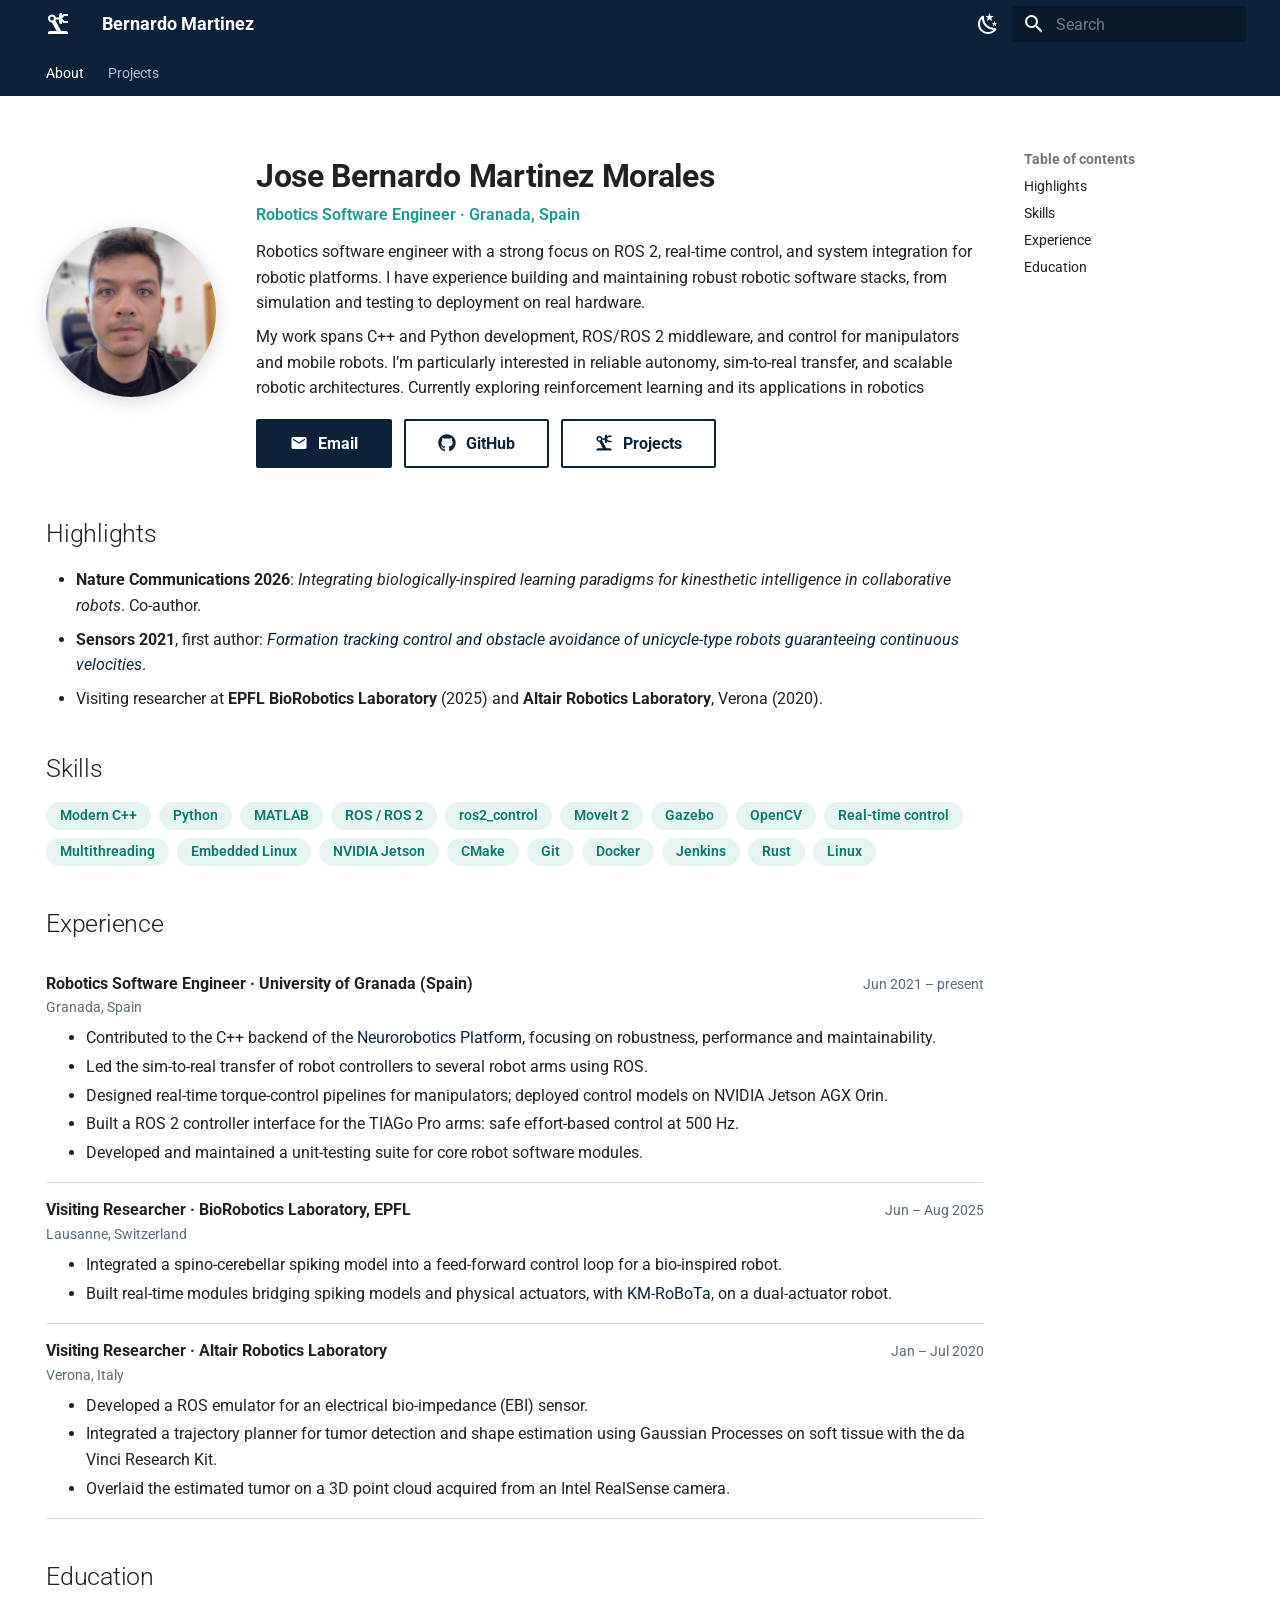
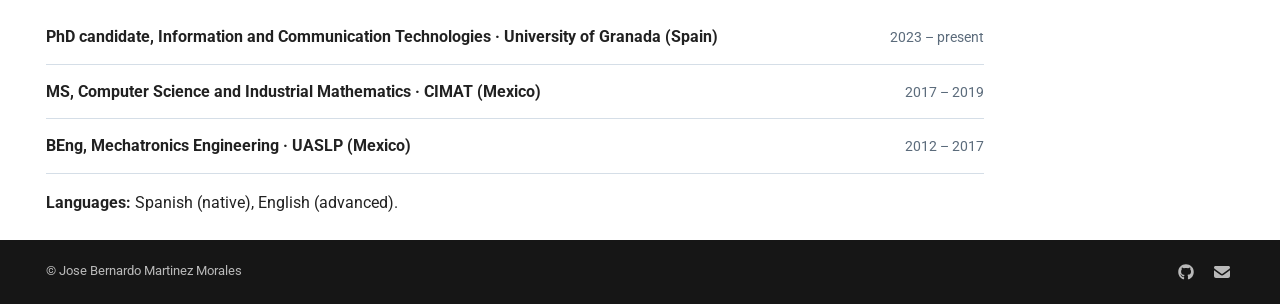
<file: index.html>
<!doctype html>
<html lang="en" class="no-js">
  <head>
    
      <meta charset="utf-8">
      <meta name="viewport" content="width=device-width,initial-scale=1">
      
        <meta name="description" content="Robotics software engineer. Sim-to-real, real-time torque control, ROS 2, neuro-inspired control.">
      
      
        <meta name="author" content="Jose Bernardo Martinez Morales">
      
      
        <link rel="canonical" href="https://bernou95.github.io/">
      
      
      
        <link rel="next" href="projects/">
      
      
        
      
      
      <link rel="icon" href="assets/images/favicon.png">
      <meta name="generator" content="mkdocs-1.6.1, mkdocs-material-9.7.7">
    
    
      
        <title>About - Bernardo Martinez</title>
      
    
    
      <link rel="stylesheet" href="assets/stylesheets/main.ec1eaa64.min.css">
      
        
        <link rel="stylesheet" href="assets/stylesheets/palette.ab4e12ef.min.css">
      
      


    
    
      
    
    
      
        
        
        <link rel="preconnect" href="https://fonts.gstatic.com" crossorigin>
        <link rel="stylesheet" href="https://fonts.googleapis.com/css?family=Roboto:300,300i,400,400i,700,700i%7CRoboto+Mono:400,400i,700,700i&display=fallback">
        <style>:root{--md-text-font:"Roboto";--md-code-font:"Roboto Mono"}</style>
      
    
    
      <link rel="stylesheet" href="stylesheets/extra.css">
    
    <script>__md_scope=new URL(".",location),__md_hash=e=>[...e].reduce(((e,_)=>(e<<5)-e+_.charCodeAt(0)),0),__md_get=(e,_=localStorage,t=__md_scope)=>JSON.parse(_.getItem(t.pathname+"."+e)),__md_set=(e,_,t=localStorage,a=__md_scope)=>{try{t.setItem(a.pathname+"."+e,JSON.stringify(_))}catch(e){}}</script>
    
      

    
    
  </head>
  
  
    
    
      
    
    
    
    
    <body dir="ltr" data-md-color-scheme="default" data-md-color-primary="custom" data-md-color-accent="custom">
  
    
    <input class="md-toggle" data-md-toggle="drawer" type="checkbox" id="__drawer" autocomplete="off">
    <input class="md-toggle" data-md-toggle="search" type="checkbox" id="__search" autocomplete="off">
    <label class="md-overlay" for="__drawer"></label>
    <div data-md-component="skip">
      
        
        <a href="#jose-bernardo-martinez-morales" class="md-skip">
          Skip to content
        </a>
      
    </div>
    <div data-md-component="announce">
      
    </div>
    
    
      

<header class="md-header" data-md-component="header">
  <nav class="md-header__inner md-grid" aria-label="Header">
    <a href="." title="Bernardo Martinez" class="md-header__button md-logo" aria-label="Bernardo Martinez" data-md-component="logo">
      
  
  <svg xmlns="http://www.w3.org/2000/svg" viewBox="0 0 24 24"><path d="M18.41 4 16 6.41v.18L18.41 9H22v2h-4.41L16 9.41V12h-1a2 2 0 0 1-2-2V7.5H9.86c-.09.37-.24.72-.44 1.05L15.18 19H20a2 2 0 0 1 2 2v1H2v-1a2 2 0 0 1 2-2h6.61l-4.69-8.5a4.006 4.006 0 0 1-3.81-3A4 4 0 0 1 5 2.63c2.13-.55 4.31.73 4.86 2.87H13V3a2 2 0 0 1 2-2h1v2.59L17.59 2H22v2zM6 4.5a2 2 0 0 0-2 2 2 2 0 0 0 2 2 2 2 0 0 0 2-2 2 2 0 0 0-2-2"/></svg>

    </a>
    <label class="md-header__button md-icon" for="__drawer">
      
      <svg xmlns="http://www.w3.org/2000/svg" viewBox="0 0 24 24"><path d="M3 6h18v2H3zm0 5h18v2H3zm0 5h18v2H3z"/></svg>
    </label>
    <div class="md-header__title" data-md-component="header-title">
      <div class="md-header__ellipsis">
        <div class="md-header__topic">
          <span class="md-ellipsis">
            Bernardo Martinez
          </span>
        </div>
        <div class="md-header__topic" data-md-component="header-topic">
          <span class="md-ellipsis">
            
              About
            
          </span>
        </div>
      </div>
    </div>
    
      
        <form class="md-header__option" data-md-component="palette">
  
    
    
    
    <input class="md-option" data-md-color-media="(prefers-color-scheme: light)" data-md-color-scheme="default" data-md-color-primary="custom" data-md-color-accent="custom"  aria-label="Switch to dark mode"  type="radio" name="__palette" id="__palette_0">
    
      <label class="md-header__button md-icon" title="Switch to dark mode" for="__palette_1" hidden>
        <svg xmlns="http://www.w3.org/2000/svg" viewBox="0 0 24 24"><path d="m17.75 4.09-2.53 1.94.91 3.06-2.63-1.81-2.63 1.81.91-3.06-2.53-1.94L12.44 4l1.06-3 1.06 3zm3.5 6.91-1.64 1.25.59 1.98-1.7-1.17-1.7 1.17.59-1.98L15.75 11l2.06-.05L18.5 9l.69 1.95zm-2.28 4.95c.83-.08 1.72 1.1 1.19 1.85-.32.45-.66.87-1.08 1.27C15.17 23 8.84 23 4.94 19.07c-3.91-3.9-3.91-10.24 0-14.14.4-.4.82-.76 1.27-1.08.75-.53 1.93.36 1.85 1.19-.27 2.86.69 5.83 2.89 8.02a9.96 9.96 0 0 0 8.02 2.89m-1.64 2.02a12.08 12.08 0 0 1-7.8-3.47c-2.17-2.19-3.33-5-3.49-7.82-2.81 3.14-2.7 7.96.31 10.98 3.02 3.01 7.84 3.12 10.98.31"/></svg>
      </label>
    
  
    
    
    
    <input class="md-option" data-md-color-media="(prefers-color-scheme: dark)" data-md-color-scheme="slate" data-md-color-primary="custom" data-md-color-accent="custom"  aria-label="Switch to light mode"  type="radio" name="__palette" id="__palette_1">
    
      <label class="md-header__button md-icon" title="Switch to light mode" for="__palette_0" hidden>
        <svg xmlns="http://www.w3.org/2000/svg" viewBox="0 0 24 24"><path d="M12 7a5 5 0 0 1 5 5 5 5 0 0 1-5 5 5 5 0 0 1-5-5 5 5 0 0 1 5-5m0 2a3 3 0 0 0-3 3 3 3 0 0 0 3 3 3 3 0 0 0 3-3 3 3 0 0 0-3-3m0-7 2.39 3.42C13.65 5.15 12.84 5 12 5s-1.65.15-2.39.42zM3.34 7l4.16-.35A7.2 7.2 0 0 0 5.94 8.5c-.44.74-.69 1.5-.83 2.29zm.02 10 1.76-3.77a7.131 7.131 0 0 0 2.38 4.14zM20.65 7l-1.77 3.79a7.02 7.02 0 0 0-2.38-4.15zm-.01 10-4.14.36c.59-.51 1.12-1.14 1.54-1.86.42-.73.69-1.5.83-2.29zM12 22l-2.41-3.44c.74.27 1.55.44 2.41.44.82 0 1.63-.17 2.37-.44z"/></svg>
      </label>
    
  
</form>
      
    
    
      <script>var palette=__md_get("__palette");if(palette&&palette.color){if("(prefers-color-scheme)"===palette.color.media){var media=matchMedia("(prefers-color-scheme: light)"),input=document.querySelector(media.matches?"[data-md-color-media='(prefers-color-scheme: light)']":"[data-md-color-media='(prefers-color-scheme: dark)']");palette.color.media=input.getAttribute("data-md-color-media"),palette.color.scheme=input.getAttribute("data-md-color-scheme"),palette.color.primary=input.getAttribute("data-md-color-primary"),palette.color.accent=input.getAttribute("data-md-color-accent")}for(var[key,value]of Object.entries(palette.color))document.body.setAttribute("data-md-color-"+key,value)}</script>
    
    
    
      
      
        <label class="md-header__button md-icon" for="__search">
          
          <svg xmlns="http://www.w3.org/2000/svg" viewBox="0 0 24 24"><path d="M9.5 3A6.5 6.5 0 0 1 16 9.5c0 1.61-.59 3.09-1.56 4.23l.27.27h.79l5 5-1.5 1.5-5-5v-.79l-.27-.27A6.52 6.52 0 0 1 9.5 16 6.5 6.5 0 0 1 3 9.5 6.5 6.5 0 0 1 9.5 3m0 2C7 5 5 7 5 9.5S7 14 9.5 14 14 12 14 9.5 12 5 9.5 5"/></svg>
        </label>
        <div class="md-search" data-md-component="search" role="dialog">
  <label class="md-search__overlay" for="__search"></label>
  <div class="md-search__inner" role="search">
    <form class="md-search__form" name="search">
      <input type="text" class="md-search__input" name="query" aria-label="Search" placeholder="Search" autocapitalize="off" autocorrect="off" autocomplete="off" spellcheck="false" data-md-component="search-query" required>
      <label class="md-search__icon md-icon" for="__search">
        
        <svg xmlns="http://www.w3.org/2000/svg" viewBox="0 0 24 24"><path d="M9.5 3A6.5 6.5 0 0 1 16 9.5c0 1.61-.59 3.09-1.56 4.23l.27.27h.79l5 5-1.5 1.5-5-5v-.79l-.27-.27A6.52 6.52 0 0 1 9.5 16 6.5 6.5 0 0 1 3 9.5 6.5 6.5 0 0 1 9.5 3m0 2C7 5 5 7 5 9.5S7 14 9.5 14 14 12 14 9.5 12 5 9.5 5"/></svg>
        
        <svg xmlns="http://www.w3.org/2000/svg" viewBox="0 0 24 24"><path d="M20 11v2H8l5.5 5.5-1.42 1.42L4.16 12l7.92-7.92L13.5 5.5 8 11z"/></svg>
      </label>
      <nav class="md-search__options" aria-label="Search">
        
        <button type="reset" class="md-search__icon md-icon" title="Clear" aria-label="Clear" tabindex="-1">
          
          <svg xmlns="http://www.w3.org/2000/svg" viewBox="0 0 24 24"><path d="M19 6.41 17.59 5 12 10.59 6.41 5 5 6.41 10.59 12 5 17.59 6.41 19 12 13.41 17.59 19 19 17.59 13.41 12z"/></svg>
        </button>
      </nav>
      
    </form>
    <div class="md-search__output">
      <div class="md-search__scrollwrap" tabindex="0" data-md-scrollfix>
        <div class="md-search-result" data-md-component="search-result">
          <div class="md-search-result__meta">
            Initializing search
          </div>
          <ol class="md-search-result__list" role="presentation"></ol>
        </div>
      </div>
    </div>
  </div>
</div>
      
    
    
  </nav>
  
</header>
    
    <div class="md-container" data-md-component="container">
      
      
        
          
            
<nav class="md-tabs" aria-label="Tabs" data-md-component="tabs">
  <div class="md-grid">
    <ul class="md-tabs__list">
      
        
  
  
  
    
  
  
    <li class="md-tabs__item md-tabs__item--active">
      <a href="." class="md-tabs__link">
        
  
  
    
  
  About

      </a>
    </li>
  

      
        
  
  
  
  
    
    
      <li class="md-tabs__item">
        <a href="projects/" class="md-tabs__link">
          
  
  
    
  
  Projects

        </a>
      </li>
    
  

      
    </ul>
  </div>
</nav>
          
        
      
      <main class="md-main" data-md-component="main">
        <div class="md-main__inner md-grid">
          
            
              
                
              
              <div class="md-sidebar md-sidebar--primary" data-md-component="sidebar" data-md-type="navigation" hidden>
                <div class="md-sidebar__scrollwrap">
                  <div class="md-sidebar__inner">
                    


  


<nav class="md-nav md-nav--primary md-nav--lifted" aria-label="Navigation" data-md-level="0">
  <label class="md-nav__title" for="__drawer">
    <a href="." title="Bernardo Martinez" class="md-nav__button md-logo" aria-label="Bernardo Martinez" data-md-component="logo">
      
  
  <svg xmlns="http://www.w3.org/2000/svg" viewBox="0 0 24 24"><path d="M18.41 4 16 6.41v.18L18.41 9H22v2h-4.41L16 9.41V12h-1a2 2 0 0 1-2-2V7.5H9.86c-.09.37-.24.72-.44 1.05L15.18 19H20a2 2 0 0 1 2 2v1H2v-1a2 2 0 0 1 2-2h6.61l-4.69-8.5a4.006 4.006 0 0 1-3.81-3A4 4 0 0 1 5 2.63c2.13-.55 4.31.73 4.86 2.87H13V3a2 2 0 0 1 2-2h1v2.59L17.59 2H22v2zM6 4.5a2 2 0 0 0-2 2 2 2 0 0 0 2 2 2 2 0 0 0 2-2 2 2 0 0 0-2-2"/></svg>

    </a>
    Bernardo Martinez
  </label>
  
  <ul class="md-nav__list" data-md-scrollfix>
    
      
      
  
  
    
  
  
  
    <li class="md-nav__item md-nav__item--active">
      
      <input class="md-nav__toggle md-toggle" type="checkbox" id="__toc">
      
      
        
      
      
        <label class="md-nav__link md-nav__link--active" for="__toc">
          
  
  
  <span class="md-ellipsis">
    
  
    About
  

    
  </span>
  
  

          <span class="md-nav__icon md-icon"></span>
        </label>
      
      <a href="." class="md-nav__link md-nav__link--active">
        
  
  
  <span class="md-ellipsis">
    
  
    About
  

    
  </span>
  
  

      </a>
      
        

<nav class="md-nav md-nav--secondary" aria-label="Table of contents">
  
  
  
    
  
  
    <label class="md-nav__title" for="__toc">
      <span class="md-nav__icon md-icon"></span>
      Table of contents
    </label>
    <ul class="md-nav__list" data-md-component="toc" data-md-scrollfix>
      
        <li class="md-nav__item">
  <a href="#highlights" class="md-nav__link">
    <span class="md-ellipsis">
      
        Highlights
      
    </span>
  </a>
  
</li>
      
        <li class="md-nav__item">
  <a href="#skills" class="md-nav__link">
    <span class="md-ellipsis">
      
        Skills
      
    </span>
  </a>
  
</li>
      
        <li class="md-nav__item">
  <a href="#experience" class="md-nav__link">
    <span class="md-ellipsis">
      
        Experience
      
    </span>
  </a>
  
</li>
      
        <li class="md-nav__item">
  <a href="#education" class="md-nav__link">
    <span class="md-ellipsis">
      
        Education
      
    </span>
  </a>
  
</li>
      
    </ul>
  
</nav>
      
    </li>
  

    
      
      
  
  
  
  
    
    
      
        
          
        
      
        
      
        
      
        
      
        
      
        
      
    
    
    
      
      
    
    
    <li class="md-nav__item md-nav__item--nested">
      
        
        
        <input class="md-nav__toggle md-toggle " type="checkbox" id="__nav_2" >
        
          
          <div class="md-nav__link md-nav__container">
            <a href="projects/" class="md-nav__link ">
              
  
  
  <span class="md-ellipsis">
    
  
    Projects
  

    
  </span>
  
  

            </a>
            
              
              <label class="md-nav__link " for="__nav_2" id="__nav_2_label" tabindex="0">
                <span class="md-nav__icon md-icon"></span>
              </label>
            
          </div>
        
        <nav class="md-nav" data-md-level="1" aria-labelledby="__nav_2_label" aria-expanded="false">
          <label class="md-nav__title" for="__nav_2">
            <span class="md-nav__icon md-icon"></span>
            
  
    Projects
  

          </label>
          <ul class="md-nav__list" data-md-scrollfix>
            
              
            
              
                
  
  
  
  
    <li class="md-nav__item">
      <a href="projects/cerebellar-snn/" class="md-nav__link">
        
  
  
  <span class="md-ellipsis">
    
  
    Cerebellar SNN
  

    
  </span>
  
  

      </a>
    </li>
  

              
            
              
                
  
  
  
  
    <li class="md-nav__item">
      <a href="projects/dual-actuation-arm/" class="md-nav__link">
        
  
  
  <span class="md-ellipsis">
    
  
    Dual-actuation arm
  

    
  </span>
  
  

      </a>
    </li>
  

              
            
              
                
  
  
  
  
    <li class="md-nav__item">
      <a href="projects/tiago-pro/" class="md-nav__link">
        
  
  
  <span class="md-ellipsis">
    
  
    TIAGo Pro
  

    
  </span>
  
  

      </a>
    </li>
  

              
            
              
                
  
  
  
  
    <li class="md-nav__item">
      <a href="projects/tumor-localization/" class="md-nav__link">
        
  
  
  <span class="md-ellipsis">
    
  
    Tumor localization
  

    
  </span>
  
  

      </a>
    </li>
  

              
            
              
                
  
  
  
  
    <li class="md-nav__item">
      <a href="projects/formation-control/" class="md-nav__link">
        
  
  
  <span class="md-ellipsis">
    
  
    Formation control
  

    
  </span>
  
  

      </a>
    </li>
  

              
            
          </ul>
        </nav>
      
    </li>
  

    
  </ul>
</nav>
                  </div>
                </div>
              </div>
            
            
              
                
              
              <div class="md-sidebar md-sidebar--secondary" data-md-component="sidebar" data-md-type="toc" >
                <div class="md-sidebar__scrollwrap">
                  <div class="md-sidebar__inner">
                    

<nav class="md-nav md-nav--secondary" aria-label="Table of contents">
  
  
  
    
  
  
    <label class="md-nav__title" for="__toc">
      <span class="md-nav__icon md-icon"></span>
      Table of contents
    </label>
    <ul class="md-nav__list" data-md-component="toc" data-md-scrollfix>
      
        <li class="md-nav__item">
  <a href="#highlights" class="md-nav__link">
    <span class="md-ellipsis">
      
        Highlights
      
    </span>
  </a>
  
</li>
      
        <li class="md-nav__item">
  <a href="#skills" class="md-nav__link">
    <span class="md-ellipsis">
      
        Skills
      
    </span>
  </a>
  
</li>
      
        <li class="md-nav__item">
  <a href="#experience" class="md-nav__link">
    <span class="md-ellipsis">
      
        Experience
      
    </span>
  </a>
  
</li>
      
        <li class="md-nav__item">
  <a href="#education" class="md-nav__link">
    <span class="md-ellipsis">
      
        Education
      
    </span>
  </a>
  
</li>
      
    </ul>
  
</nav>
                  </div>
                </div>
              </div>
            
          
          
            <div class="md-content" data-md-component="content">
              
              <article class="md-content__inner md-typeset">
                
                  
  




<div class="hero">
<p><img class="profile" src="assets/img/profile.jpg" alt="Photo of Jose Bernardo Martinez Morales"></p>
<div>
<h1 id="jose-bernardo-martinez-morales">Jose Bernardo Martinez Morales</h1>
<p class="role">Robotics Software Engineer · Granada, Spain</p>
<p>Robotics software engineer with a strong focus on ROS 2, real-time control, and system integration for robotic platforms. I have experience building and maintaining robust robotic software stacks, from simulation and testing to deployment on real hardware.</p>
<p>My work spans C++ and Python development, ROS/ROS 2 middleware, and control for manipulators and mobile robots. I’m particularly interested in reliable autonomy, sim-to-real transfer, and scalable robotic architectures. Currently exploring reinforcement learning and its applications in robotics</p>
<p><a class="md-button md-button--primary" href="mailto:jbernardo.mtzm@outlook.com"><span class="twemoji"><svg xmlns="http://www.w3.org/2000/svg" viewBox="0 0 24 24"><path d="m20 8-8 5-8-5V6l8 5 8-5m0-2H4c-1.11 0-2 .89-2 2v12a2 2 0 0 0 2 2h16a2 2 0 0 0 2-2V6a2 2 0 0 0-2-2"/></svg></span> Email</a>
<a class="md-button" href="https://github.com/Bernou95"><span class="twemoji"><svg xmlns="http://www.w3.org/2000/svg" viewBox="0 0 512 512"><!--! Font Awesome Free 7.1.0 by @fontawesome - https://fontawesome.com License - https://fontawesome.com/license/free (Icons: CC BY 4.0, Fonts: SIL OFL 1.1, Code: MIT License) Copyright 2025 Fonticons, Inc.--><path d="M173.9 397.4c0 2-2.3 3.6-5.2 3.6-3.3.3-5.6-1.3-5.6-3.6 0-2 2.3-3.6 5.2-3.6 3-.3 5.6 1.3 5.6 3.6m-31.1-4.5c-.7 2 1.3 4.3 4.3 4.9 2.6 1 5.6 0 6.2-2s-1.3-4.3-4.3-5.2c-2.6-.7-5.5.3-6.2 2.3m44.2-1.7c-2.9.7-4.9 2.6-4.6 4.9.3 2 2.9 3.3 5.9 2.6 2.9-.7 4.9-2.6 4.6-4.6-.3-1.9-3-3.2-5.9-2.9M252.8 8C114.1 8 8 113.3 8 252c0 110.9 69.8 205.8 169.5 239.2 12.8 2.3 17.3-5.6 17.3-12.1 0-6.2-.3-40.4-.3-61.4 0 0-70 15-84.7-29.8 0 0-11.4-29.1-27.8-36.6 0 0-22.9-15.7 1.6-15.4 0 0 24.9 2 38.6 25.8 21.9 38.6 58.6 27.5 72.9 20.9 2.3-16 8.8-27.1 16-33.7-55.9-6.2-112.3-14.3-112.3-110.5 0-27.5 7.6-41.3 23.6-58.9-2.6-6.5-11.1-33.3 2.6-67.9 20.9-6.5 69 27 69 27 20-5.6 41.5-8.5 62.8-8.5s42.8 2.9 62.8 8.5c0 0 48.1-33.6 69-27 13.7 34.7 5.2 61.4 2.6 67.9 16 17.7 25.8 31.5 25.8 58.9 0 96.5-58.9 104.2-114.8 110.5 9.2 7.9 17 22.9 17 46.4 0 33.7-.3 75.4-.3 83.6 0 6.5 4.6 14.4 17.3 12.1C436.2 457.8 504 362.9 504 252 504 113.3 391.5 8 252.8 8M105.2 352.9c-1.3 1-1 3.3.7 5.2 1.6 1.6 3.9 2.3 5.2 1 1.3-1 1-3.3-.7-5.2-1.6-1.6-3.9-2.3-5.2-1m-10.8-8.1c-.7 1.3.3 2.9 2.3 3.9 1.6 1 3.6.7 4.3-.7.7-1.3-.3-2.9-2.3-3.9-2-.6-3.6-.3-4.3.7m32.4 35.6c-1.6 1.3-1 4.3 1.3 6.2 2.3 2.3 5.2 2.6 6.5 1 1.3-1.3.7-4.3-1.3-6.2-2.2-2.3-5.2-2.6-6.5-1m-11.4-14.7c-1.6 1-1.6 3.6 0 5.9s4.3 3.3 5.6 2.3c1.6-1.3 1.6-3.9 0-6.2-1.4-2.3-4-3.3-5.6-2"/></svg></span> GitHub</a>
<a class="md-button" href="projects/"><span class="twemoji"><svg xmlns="http://www.w3.org/2000/svg" viewBox="0 0 24 24"><path d="M18.41 4 16 6.41v.18L18.41 9H22v2h-4.41L16 9.41V12h-1a2 2 0 0 1-2-2V7.5H9.86c-.09.37-.24.72-.44 1.05L15.18 19H20a2 2 0 0 1 2 2v1H2v-1a2 2 0 0 1 2-2h6.61l-4.69-8.5a4.006 4.006 0 0 1-3.81-3A4 4 0 0 1 5 2.63c2.13-.55 4.31.73 4.86 2.87H13V3a2 2 0 0 1 2-2h1v2.59L17.59 2H22v2zM6 4.5a2 2 0 0 0-2 2 2 2 0 0 0 2 2 2 2 0 0 0 2-2 2 2 0 0 0-2-2"/></svg></span> Projects</a></p>
</div>
</div>
<h2 id="highlights">Highlights</h2>
<ul>
<li><strong>Nature Communications 2026</strong>: <em>Integrating biologically-inspired learning paradigms for kinesthetic intelligence in collaborative robots</em>. Co-author.</li>
<li><strong>Sensors 2021</strong>, first author: <a href="https://www.mdpi.com/1424-8220/21/13/4374"><em>Formation tracking control and obstacle avoidance of unicycle-type robots guaranteeing continuous velocities</em></a>.</li>
<li>Visiting researcher at <strong>EPFL BioRobotics Laboratory</strong> (2025) and <strong>Altair Robotics Laboratory</strong>, Verona (2020).</li>
</ul>
<h2 id="skills">Skills</h2>
<div class="chips">
<span>Modern C++</span><span>Python</span><span>MATLAB</span><span>ROS / ROS 2</span><span>ros2_control</span><span>MoveIt 2</span>
<span>Gazebo</span><span>OpenCV</span><span>Real-time control</span><span>Multithreading</span><span>Embedded Linux</span>
<span>NVIDIA Jetson</span><span>CMake</span><span>Git</span><span>Docker</span><span>Jenkins</span><span>Rust</span><span>Linux</span>
</div>

<h2 id="experience">Experience</h2>
<div class="row">
<p><span class="what">Robotics Software Engineer · University of Granada (Spain)</span>
<span class="when">Jun 2021 – present</span>
<span class="where">Granada, Spain</span></p>
<ul>
<li>Contributed to the C++ backend of the <a href="https://neurorobotics.net/">Neurorobotics Platform</a>, focusing on robustness, performance and maintainability.</li>
<li>Led the sim-to-real transfer of robot controllers to several robot arms using ROS.</li>
<li>Designed real-time torque-control pipelines for manipulators; deployed control models on NVIDIA Jetson AGX Orin.</li>
<li>Built a ROS 2 controller interface for the TIAGo Pro arms: safe effort-based control at 500 Hz.</li>
<li>Developed and maintained a unit-testing suite for core robot software modules.</li>
</ul>
</div>
<div class="row">
<p><span class="what">Visiting Researcher · BioRobotics Laboratory, EPFL</span>
<span class="when">Jun – Aug 2025</span>
<span class="where">Lausanne, Switzerland</span></p>
<ul>
<li>Integrated a spino-cerebellar spiking model into a feed-forward control loop for a bio-inspired robot.</li>
<li>Built real-time modules bridging spiking models and physical actuators, with <a href="https://km-robota.com/">KM-RoBoTa</a>, on a dual-actuator robot.</li>
</ul>
</div>
<div class="row">
<p><span class="what">Visiting Researcher · Altair Robotics Laboratory</span>
<span class="when">Jan – Jul 2020</span>
<span class="where">Verona, Italy</span></p>
<ul>
<li>Developed a ROS emulator for an electrical bio-impedance (EBI) sensor.</li>
<li>Integrated a trajectory planner for tumor detection and shape estimation using Gaussian Processes on soft tissue with the da Vinci Research Kit.</li>
<li>Overlaid the estimated tumor on a 3D point cloud acquired from an Intel RealSense camera.</li>
</ul>
</div>
<h2 id="education">Education</h2>
<div class="row">
<p><span class="what">PhD candidate, Information and Communication Technologies · University of Granada (Spain)</span>
<span class="when">2023 – present</span></p>
</div>
<div class="row">
<p><span class="what">MS, Computer Science and Industrial Mathematics · CIMAT (Mexico)</span>
<span class="when">2017 – 2019</span></p>
</div>
<div class="row">
<p><span class="what">BEng, Mechatronics Engineering · UASLP (Mexico)</span>
<span class="when">2012 – 2017</span></p>
</div>
<p><strong>Languages:</strong> Spanish (native), English (advanced).</p>







  
  




  



                
              </article>
            </div>
          
          
<script>var target=document.getElementById(location.hash.slice(1));target&&target.name&&(target.checked=target.name.startsWith("__tabbed_"))</script>
        </div>
        
          <button type="button" class="md-top md-icon" data-md-component="top" hidden>
  
  <svg xmlns="http://www.w3.org/2000/svg" viewBox="0 0 24 24"><path d="M13 20h-2V8l-5.5 5.5-1.42-1.42L12 4.16l7.92 7.92-1.42 1.42L13 8z"/></svg>
  Back to top
</button>
        
      </main>
      
        <footer class="md-footer">
  
  <div class="md-footer-meta md-typeset">
    <div class="md-footer-meta__inner md-grid">
      <div class="md-copyright">
  
    <div class="md-copyright__highlight">
      © Jose Bernardo Martinez Morales
    </div>
  
  
</div>
      
        
<div class="md-social">
  
    
    
    
    
      
      
    
    <a href="https://github.com/Bernou95" target="_blank" rel="noopener" title="github.com" class="md-social__link">
      <svg xmlns="http://www.w3.org/2000/svg" viewBox="0 0 512 512"><!--! Font Awesome Free 7.1.0 by @fontawesome - https://fontawesome.com License - https://fontawesome.com/license/free (Icons: CC BY 4.0, Fonts: SIL OFL 1.1, Code: MIT License) Copyright 2025 Fonticons, Inc.--><path d="M173.9 397.4c0 2-2.3 3.6-5.2 3.6-3.3.3-5.6-1.3-5.6-3.6 0-2 2.3-3.6 5.2-3.6 3-.3 5.6 1.3 5.6 3.6m-31.1-4.5c-.7 2 1.3 4.3 4.3 4.9 2.6 1 5.6 0 6.2-2s-1.3-4.3-4.3-5.2c-2.6-.7-5.5.3-6.2 2.3m44.2-1.7c-2.9.7-4.9 2.6-4.6 4.9.3 2 2.9 3.3 5.9 2.6 2.9-.7 4.9-2.6 4.6-4.6-.3-1.9-3-3.2-5.9-2.9M252.8 8C114.1 8 8 113.3 8 252c0 110.9 69.8 205.8 169.5 239.2 12.8 2.3 17.3-5.6 17.3-12.1 0-6.2-.3-40.4-.3-61.4 0 0-70 15-84.7-29.8 0 0-11.4-29.1-27.8-36.6 0 0-22.9-15.7 1.6-15.4 0 0 24.9 2 38.6 25.8 21.9 38.6 58.6 27.5 72.9 20.9 2.3-16 8.8-27.1 16-33.7-55.9-6.2-112.3-14.3-112.3-110.5 0-27.5 7.6-41.3 23.6-58.9-2.6-6.5-11.1-33.3 2.6-67.9 20.9-6.5 69 27 69 27 20-5.6 41.5-8.5 62.8-8.5s42.8 2.9 62.8 8.5c0 0 48.1-33.6 69-27 13.7 34.7 5.2 61.4 2.6 67.9 16 17.7 25.8 31.5 25.8 58.9 0 96.5-58.9 104.2-114.8 110.5 9.2 7.9 17 22.9 17 46.4 0 33.7-.3 75.4-.3 83.6 0 6.5 4.6 14.4 17.3 12.1C436.2 457.8 504 362.9 504 252 504 113.3 391.5 8 252.8 8M105.2 352.9c-1.3 1-1 3.3.7 5.2 1.6 1.6 3.9 2.3 5.2 1 1.3-1 1-3.3-.7-5.2-1.6-1.6-3.9-2.3-5.2-1m-10.8-8.1c-.7 1.3.3 2.9 2.3 3.9 1.6 1 3.6.7 4.3-.7.7-1.3-.3-2.9-2.3-3.9-2-.6-3.6-.3-4.3.7m32.4 35.6c-1.6 1.3-1 4.3 1.3 6.2 2.3 2.3 5.2 2.6 6.5 1 1.3-1.3.7-4.3-1.3-6.2-2.2-2.3-5.2-2.6-6.5-1m-11.4-14.7c-1.6 1-1.6 3.6 0 5.9s4.3 3.3 5.6 2.3c1.6-1.3 1.6-3.9 0-6.2-1.4-2.3-4-3.3-5.6-2"/></svg>
    </a>
  
    
    
    
    
    <a href="mailto:jbernardo.mtzm@outlook.com" target="_blank" rel="noopener" title="" class="md-social__link">
      <svg xmlns="http://www.w3.org/2000/svg" viewBox="0 0 512 512"><!--! Font Awesome Free 7.1.0 by @fontawesome - https://fontawesome.com License - https://fontawesome.com/license/free (Icons: CC BY 4.0, Fonts: SIL OFL 1.1, Code: MIT License) Copyright 2025 Fonticons, Inc.--><path d="M48 64C21.5 64 0 85.5 0 112c0 15.1 7.1 29.3 19.2 38.4l208 156a48 48 0 0 0 57.6 0l208-156c12.1-9.1 19.2-23.3 19.2-38.4 0-26.5-21.5-48-48-48zM0 196v188c0 35.3 28.7 64 64 64h384c35.3 0 64-28.7 64-64V196L313.6 344.8c-34.1 25.6-81.1 25.6-115.2 0z"/></svg>
    </a>
  
</div>
      
    </div>
  </div>
</footer>
      
    </div>
    <div class="md-dialog" data-md-component="dialog">
      <div class="md-dialog__inner md-typeset"></div>
    </div>
    
    
    
      
      
      <script id="__config" type="application/json">{"annotate": null, "base": ".", "features": ["navigation.tabs", "navigation.indexes", "navigation.top", "toc.follow"], "search": "assets/javascripts/workers/search.2c215733.min.js", "tags": null, "translations": {"clipboard.copied": "Copied to clipboard", "clipboard.copy": "Copy to clipboard", "search.result.more.one": "1 more on this page", "search.result.more.other": "# more on this page", "search.result.none": "No matching documents", "search.result.one": "1 matching document", "search.result.other": "# matching documents", "search.result.placeholder": "Type to start searching", "search.result.term.missing": "Missing", "select.version": "Select version"}, "version": null}</script>
    
    
      <script src="assets/javascripts/bundle.d7400e89.min.js"></script>
      
    
  </body>
</html>
</file>
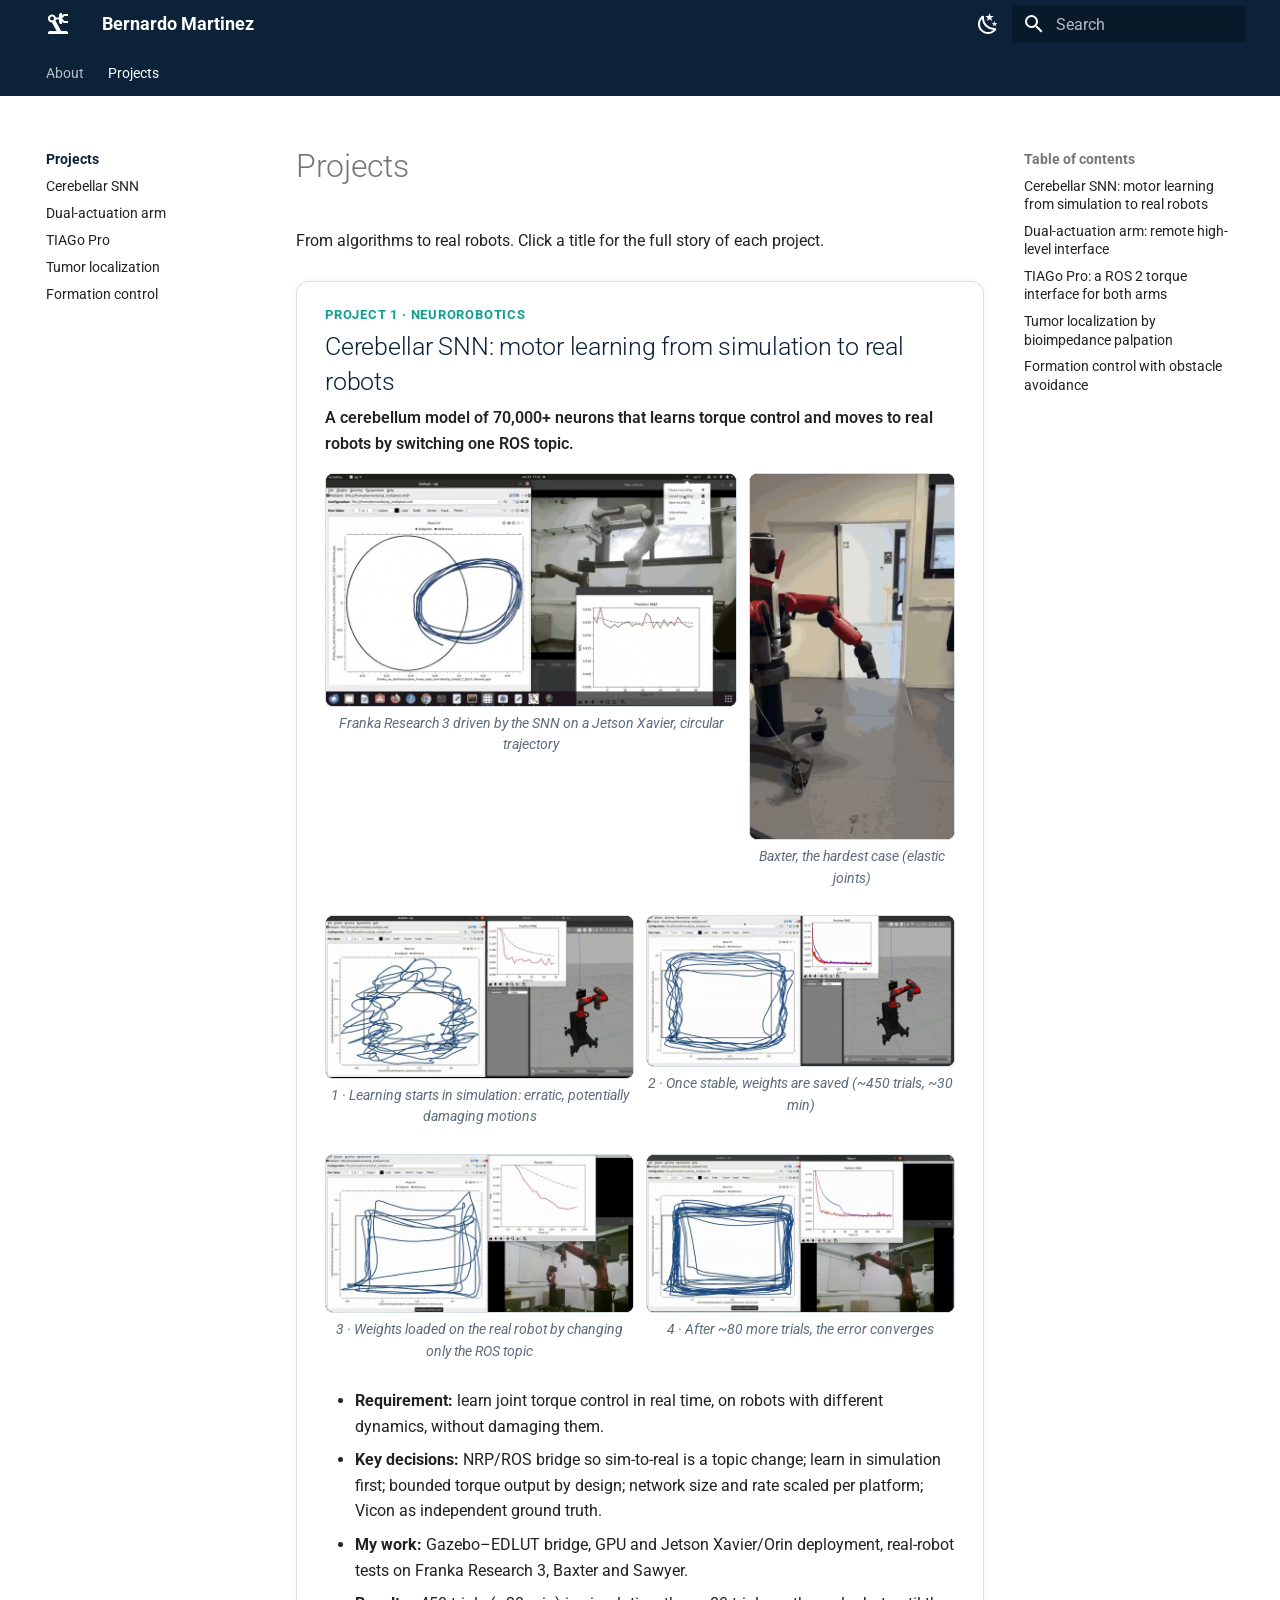
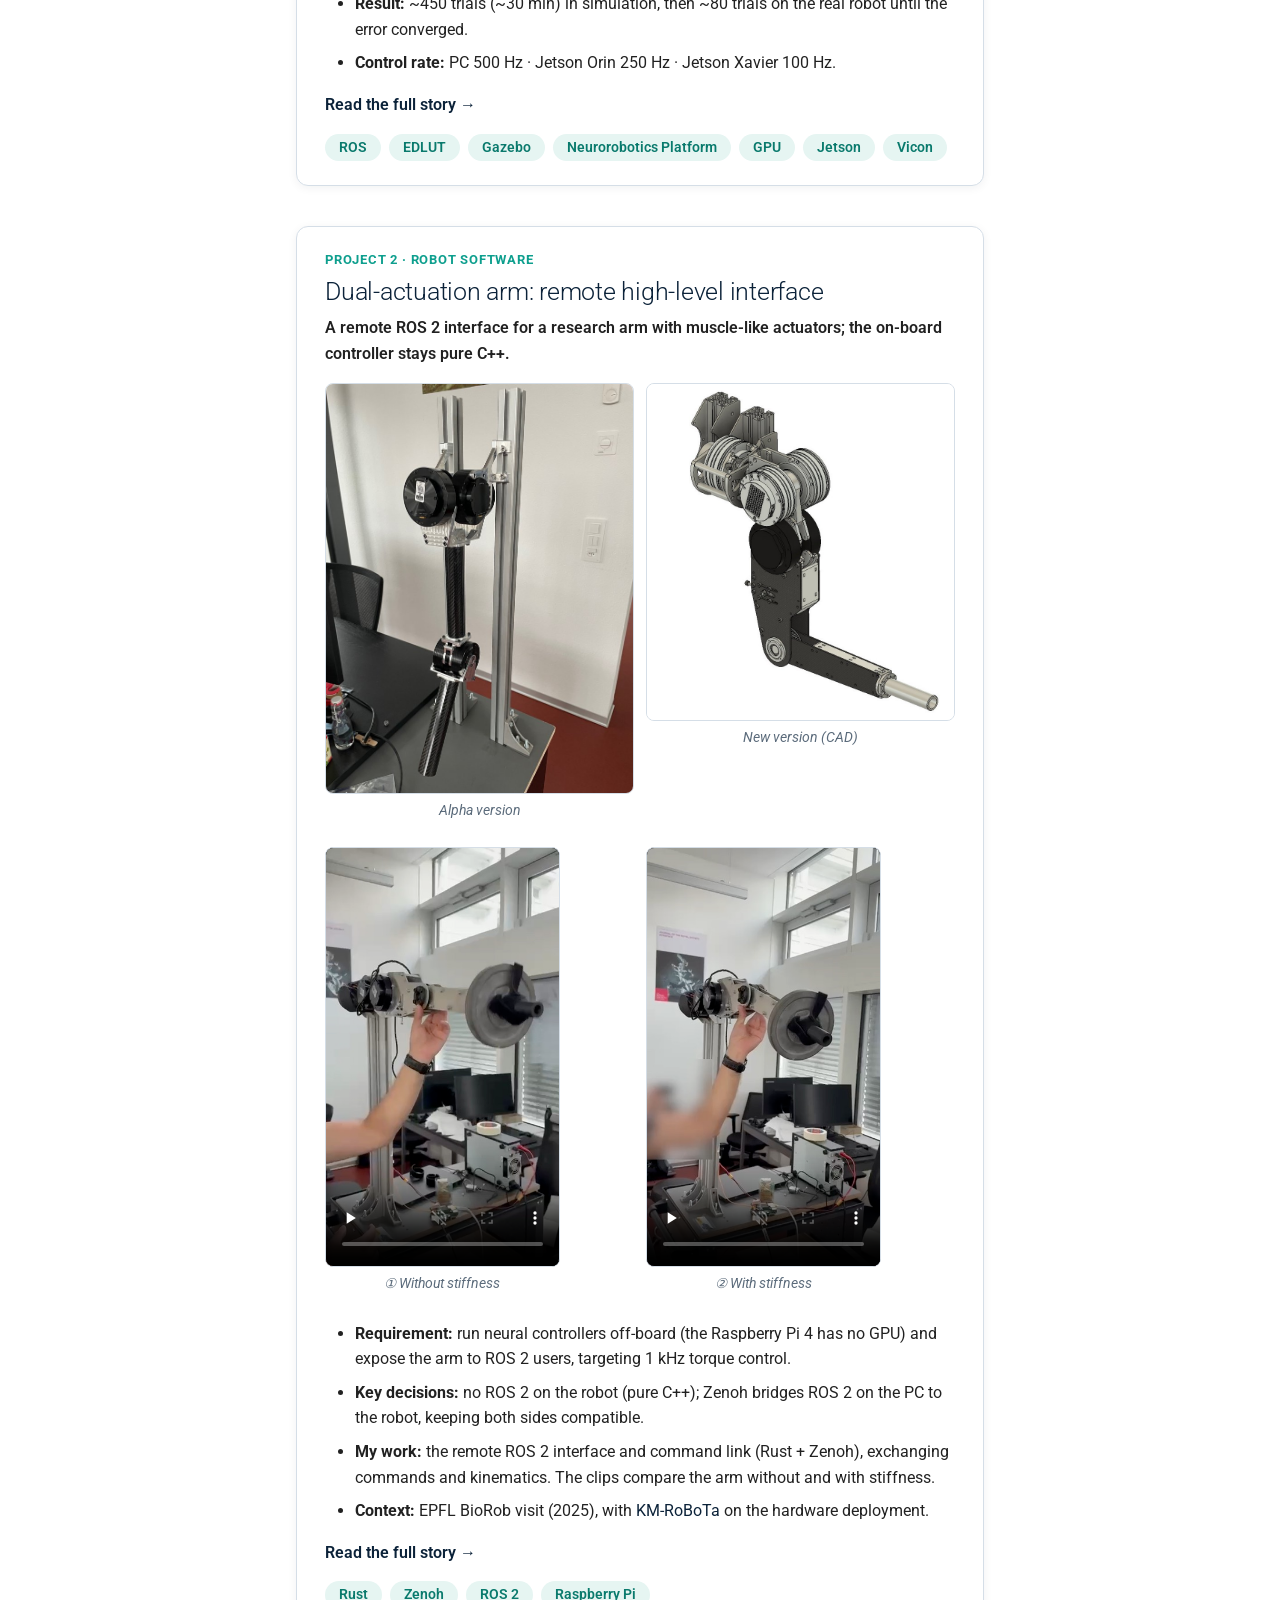
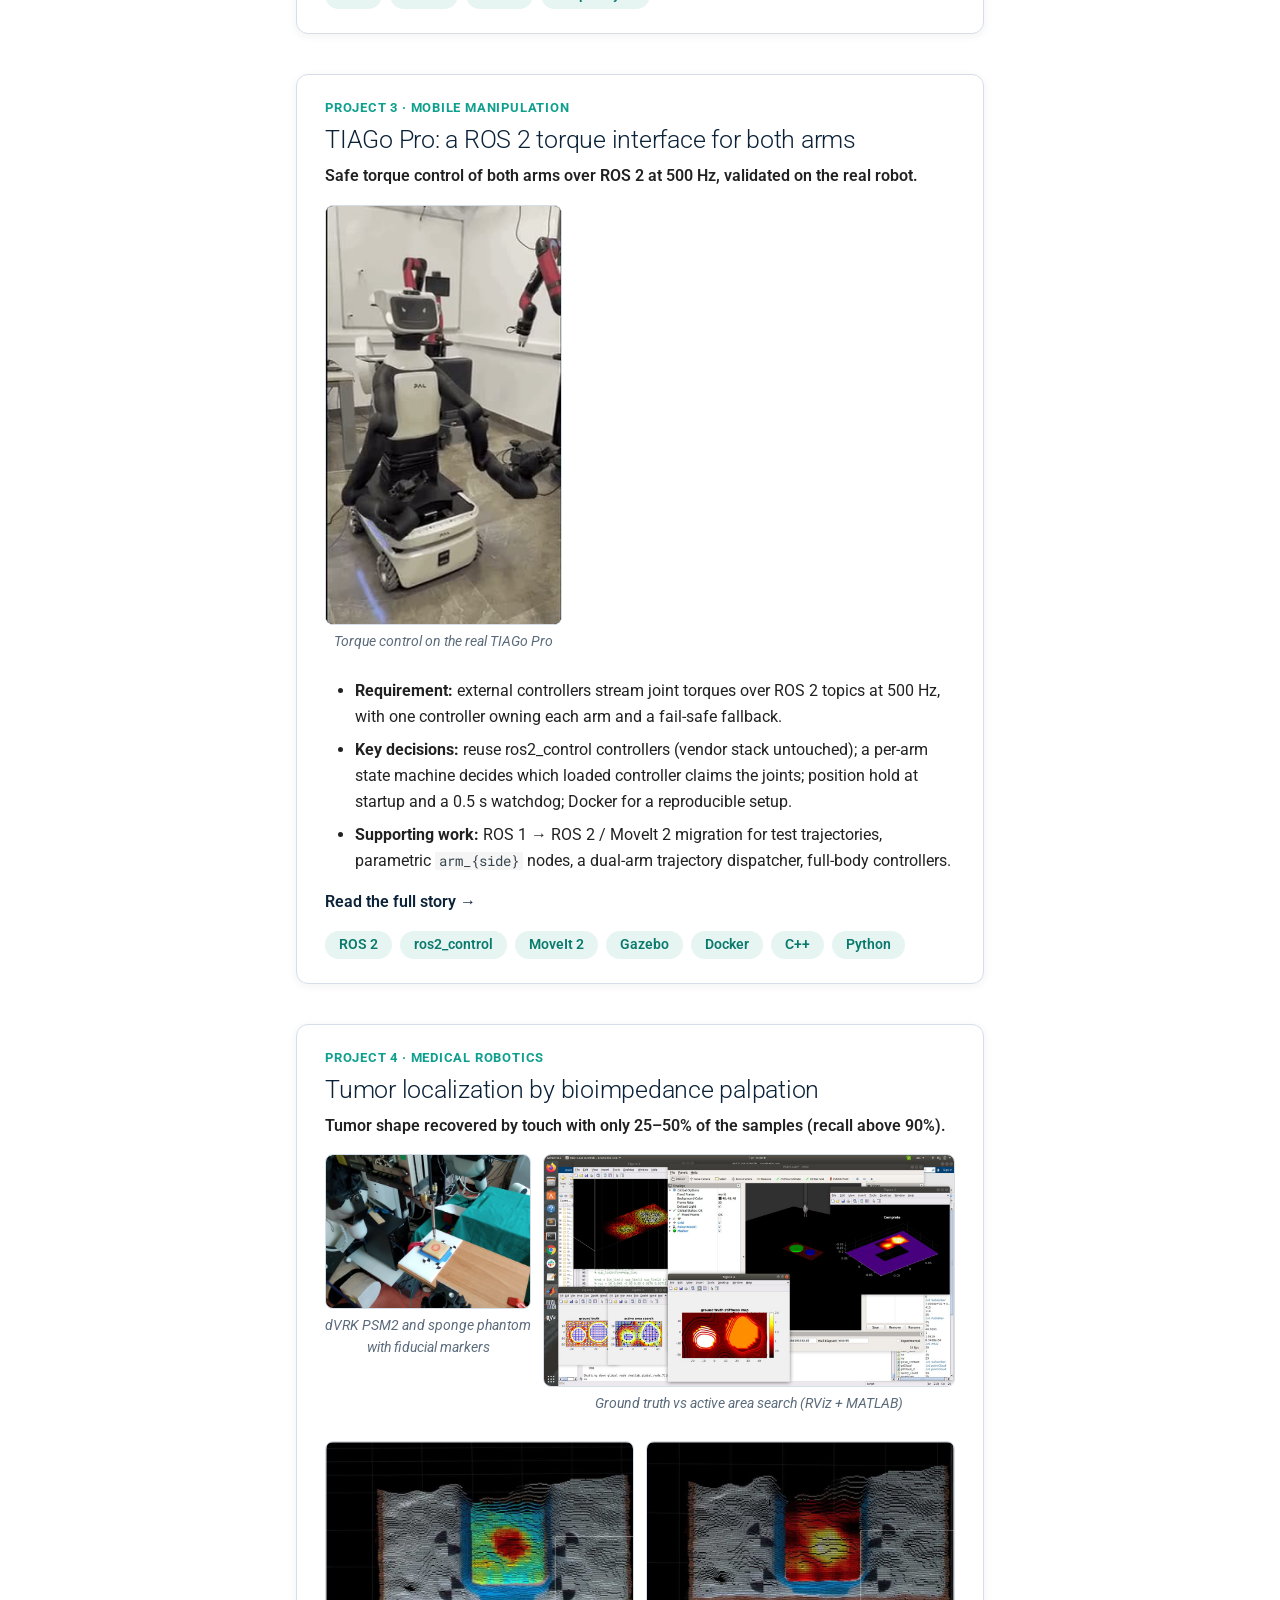
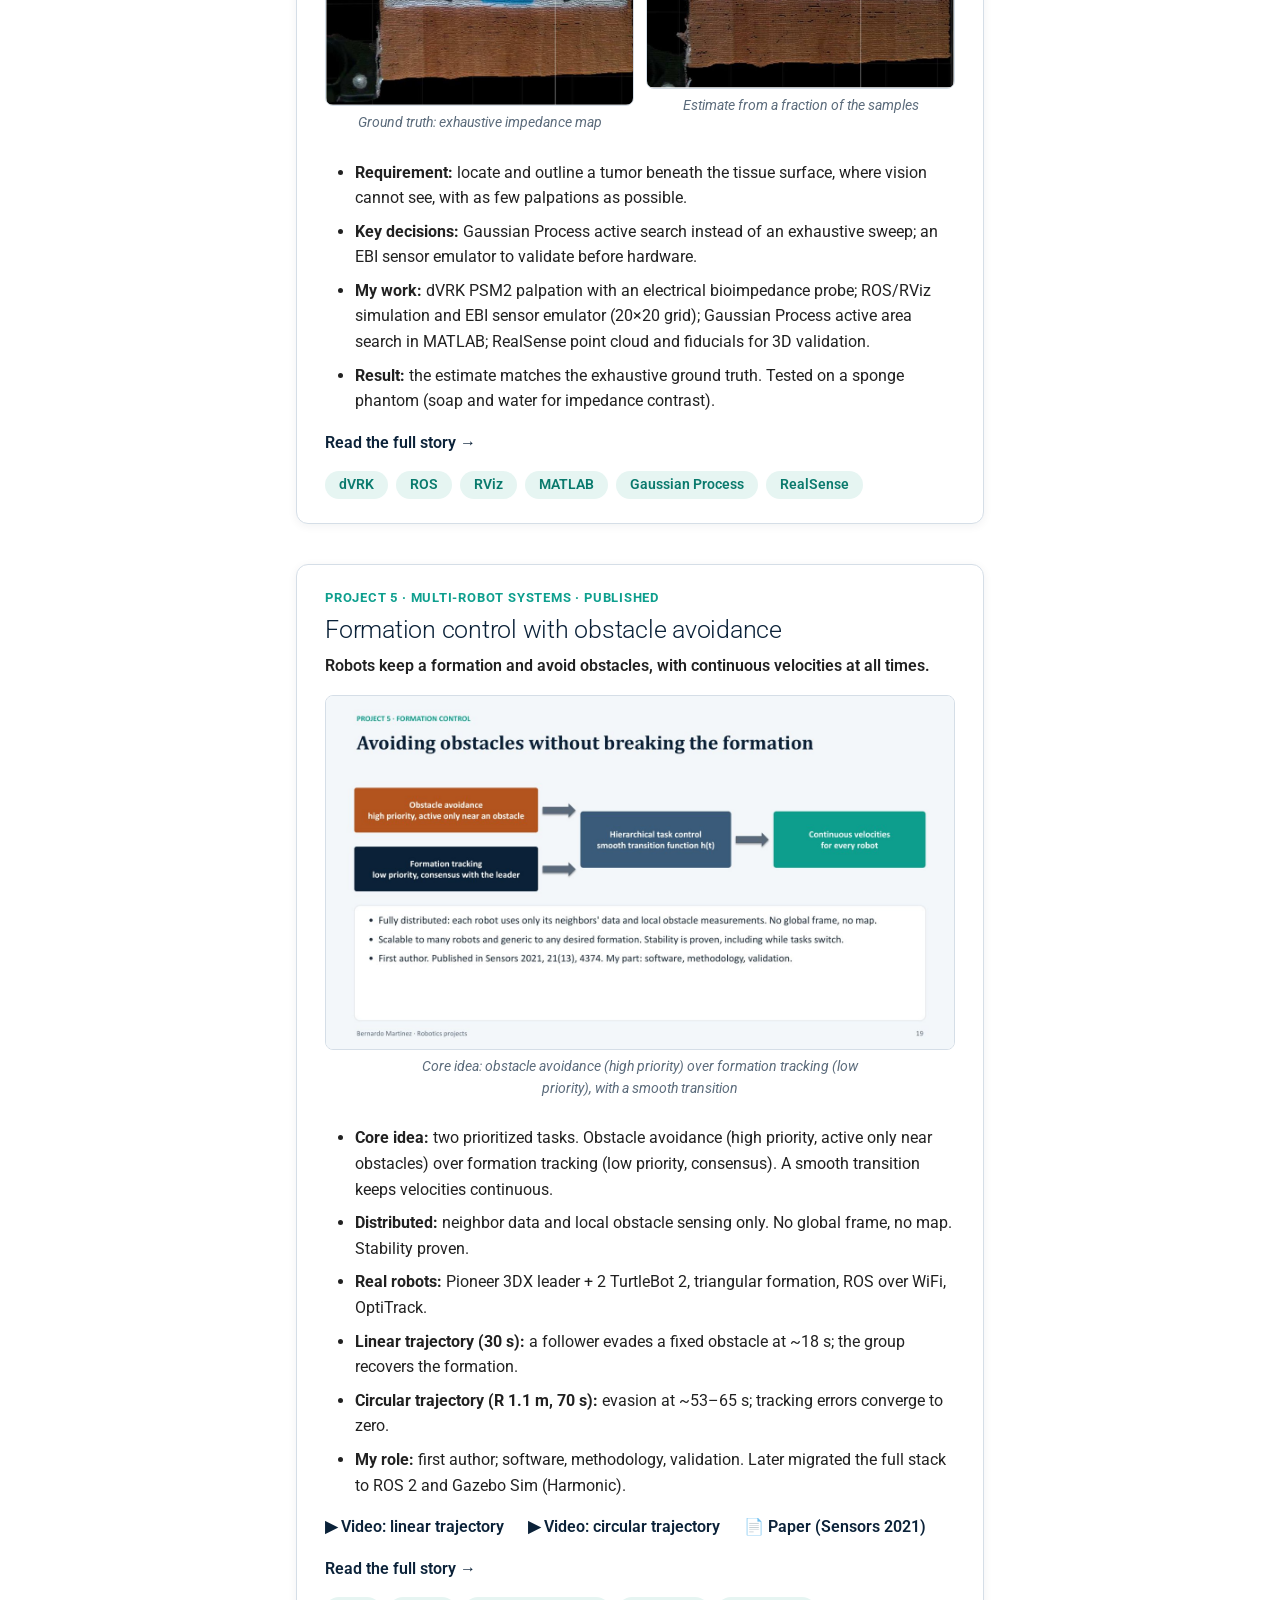
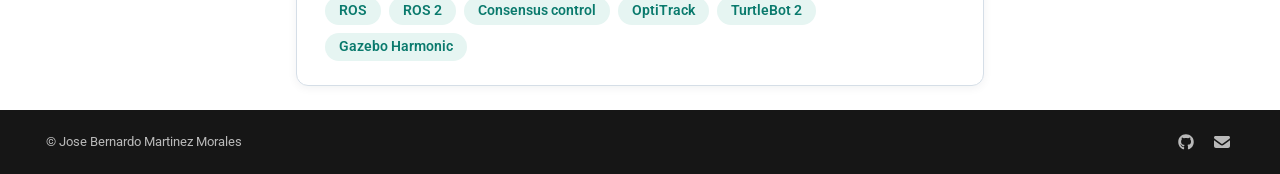
<file: projects/index.html>
<!doctype html>
<html lang="en" class="no-js">
  <head>
    
      <meta charset="utf-8">
      <meta name="viewport" content="width=device-width,initial-scale=1">
      
        <meta name="description" content="Robotics software engineer. Sim-to-real, real-time torque control, ROS 2, neuro-inspired control.">
      
      
        <meta name="author" content="Jose Bernardo Martinez Morales">
      
      
        <link rel="canonical" href="https://bernou95.github.io/projects/">
      
      
        <link rel="prev" href="..">
      
      
        <link rel="next" href="cerebellar-snn/">
      
      
        
      
      
      <link rel="icon" href="../assets/images/favicon.png">
      <meta name="generator" content="mkdocs-1.6.1, mkdocs-material-9.7.7">
    
    
      
        <title>Projects - Bernardo Martinez</title>
      
    
    
      <link rel="stylesheet" href="../assets/stylesheets/main.ec1eaa64.min.css">
      
        
        <link rel="stylesheet" href="../assets/stylesheets/palette.ab4e12ef.min.css">
      
      


    
    
      
    
    
      
        
        
        <link rel="preconnect" href="https://fonts.gstatic.com" crossorigin>
        <link rel="stylesheet" href="https://fonts.googleapis.com/css?family=Roboto:300,300i,400,400i,700,700i%7CRoboto+Mono:400,400i,700,700i&display=fallback">
        <style>:root{--md-text-font:"Roboto";--md-code-font:"Roboto Mono"}</style>
      
    
    
      <link rel="stylesheet" href="../stylesheets/extra.css">
    
    <script>__md_scope=new URL("..",location),__md_hash=e=>[...e].reduce(((e,_)=>(e<<5)-e+_.charCodeAt(0)),0),__md_get=(e,_=localStorage,t=__md_scope)=>JSON.parse(_.getItem(t.pathname+"."+e)),__md_set=(e,_,t=localStorage,a=__md_scope)=>{try{t.setItem(a.pathname+"."+e,JSON.stringify(_))}catch(e){}}</script>
    
      

    
    
  </head>
  
  
    
    
      
    
    
    
    
    <body dir="ltr" data-md-color-scheme="default" data-md-color-primary="custom" data-md-color-accent="custom">
  
    
    <input class="md-toggle" data-md-toggle="drawer" type="checkbox" id="__drawer" autocomplete="off">
    <input class="md-toggle" data-md-toggle="search" type="checkbox" id="__search" autocomplete="off">
    <label class="md-overlay" for="__drawer"></label>
    <div data-md-component="skip">
      
        
        <a href="#projects" class="md-skip">
          Skip to content
        </a>
      
    </div>
    <div data-md-component="announce">
      
    </div>
    
    
      

<header class="md-header" data-md-component="header">
  <nav class="md-header__inner md-grid" aria-label="Header">
    <a href=".." title="Bernardo Martinez" class="md-header__button md-logo" aria-label="Bernardo Martinez" data-md-component="logo">
      
  
  <svg xmlns="http://www.w3.org/2000/svg" viewBox="0 0 24 24"><path d="M18.41 4 16 6.41v.18L18.41 9H22v2h-4.41L16 9.41V12h-1a2 2 0 0 1-2-2V7.5H9.86c-.09.37-.24.72-.44 1.05L15.18 19H20a2 2 0 0 1 2 2v1H2v-1a2 2 0 0 1 2-2h6.61l-4.69-8.5a4.006 4.006 0 0 1-3.81-3A4 4 0 0 1 5 2.63c2.13-.55 4.31.73 4.86 2.87H13V3a2 2 0 0 1 2-2h1v2.59L17.59 2H22v2zM6 4.5a2 2 0 0 0-2 2 2 2 0 0 0 2 2 2 2 0 0 0 2-2 2 2 0 0 0-2-2"/></svg>

    </a>
    <label class="md-header__button md-icon" for="__drawer">
      
      <svg xmlns="http://www.w3.org/2000/svg" viewBox="0 0 24 24"><path d="M3 6h18v2H3zm0 5h18v2H3zm0 5h18v2H3z"/></svg>
    </label>
    <div class="md-header__title" data-md-component="header-title">
      <div class="md-header__ellipsis">
        <div class="md-header__topic">
          <span class="md-ellipsis">
            Bernardo Martinez
          </span>
        </div>
        <div class="md-header__topic" data-md-component="header-topic">
          <span class="md-ellipsis">
            
              Projects
            
          </span>
        </div>
      </div>
    </div>
    
      
        <form class="md-header__option" data-md-component="palette">
  
    
    
    
    <input class="md-option" data-md-color-media="(prefers-color-scheme: light)" data-md-color-scheme="default" data-md-color-primary="custom" data-md-color-accent="custom"  aria-label="Switch to dark mode"  type="radio" name="__palette" id="__palette_0">
    
      <label class="md-header__button md-icon" title="Switch to dark mode" for="__palette_1" hidden>
        <svg xmlns="http://www.w3.org/2000/svg" viewBox="0 0 24 24"><path d="m17.75 4.09-2.53 1.94.91 3.06-2.63-1.81-2.63 1.81.91-3.06-2.53-1.94L12.44 4l1.06-3 1.06 3zm3.5 6.91-1.64 1.25.59 1.98-1.7-1.17-1.7 1.17.59-1.98L15.75 11l2.06-.05L18.5 9l.69 1.95zm-2.28 4.95c.83-.08 1.72 1.1 1.19 1.85-.32.45-.66.87-1.08 1.27C15.17 23 8.84 23 4.94 19.07c-3.91-3.9-3.91-10.24 0-14.14.4-.4.82-.76 1.27-1.08.75-.53 1.93.36 1.85 1.19-.27 2.86.69 5.83 2.89 8.02a9.96 9.96 0 0 0 8.02 2.89m-1.64 2.02a12.08 12.08 0 0 1-7.8-3.47c-2.17-2.19-3.33-5-3.49-7.82-2.81 3.14-2.7 7.96.31 10.98 3.02 3.01 7.84 3.12 10.98.31"/></svg>
      </label>
    
  
    
    
    
    <input class="md-option" data-md-color-media="(prefers-color-scheme: dark)" data-md-color-scheme="slate" data-md-color-primary="custom" data-md-color-accent="custom"  aria-label="Switch to light mode"  type="radio" name="__palette" id="__palette_1">
    
      <label class="md-header__button md-icon" title="Switch to light mode" for="__palette_0" hidden>
        <svg xmlns="http://www.w3.org/2000/svg" viewBox="0 0 24 24"><path d="M12 7a5 5 0 0 1 5 5 5 5 0 0 1-5 5 5 5 0 0 1-5-5 5 5 0 0 1 5-5m0 2a3 3 0 0 0-3 3 3 3 0 0 0 3 3 3 3 0 0 0 3-3 3 3 0 0 0-3-3m0-7 2.39 3.42C13.65 5.15 12.84 5 12 5s-1.65.15-2.39.42zM3.34 7l4.16-.35A7.2 7.2 0 0 0 5.94 8.5c-.44.74-.69 1.5-.83 2.29zm.02 10 1.76-3.77a7.131 7.131 0 0 0 2.38 4.14zM20.65 7l-1.77 3.79a7.02 7.02 0 0 0-2.38-4.15zm-.01 10-4.14.36c.59-.51 1.12-1.14 1.54-1.86.42-.73.69-1.5.83-2.29zM12 22l-2.41-3.44c.74.27 1.55.44 2.41.44.82 0 1.63-.17 2.37-.44z"/></svg>
      </label>
    
  
</form>
      
    
    
      <script>var palette=__md_get("__palette");if(palette&&palette.color){if("(prefers-color-scheme)"===palette.color.media){var media=matchMedia("(prefers-color-scheme: light)"),input=document.querySelector(media.matches?"[data-md-color-media='(prefers-color-scheme: light)']":"[data-md-color-media='(prefers-color-scheme: dark)']");palette.color.media=input.getAttribute("data-md-color-media"),palette.color.scheme=input.getAttribute("data-md-color-scheme"),palette.color.primary=input.getAttribute("data-md-color-primary"),palette.color.accent=input.getAttribute("data-md-color-accent")}for(var[key,value]of Object.entries(palette.color))document.body.setAttribute("data-md-color-"+key,value)}</script>
    
    
    
      
      
        <label class="md-header__button md-icon" for="__search">
          
          <svg xmlns="http://www.w3.org/2000/svg" viewBox="0 0 24 24"><path d="M9.5 3A6.5 6.5 0 0 1 16 9.5c0 1.61-.59 3.09-1.56 4.23l.27.27h.79l5 5-1.5 1.5-5-5v-.79l-.27-.27A6.52 6.52 0 0 1 9.5 16 6.5 6.5 0 0 1 3 9.5 6.5 6.5 0 0 1 9.5 3m0 2C7 5 5 7 5 9.5S7 14 9.5 14 14 12 14 9.5 12 5 9.5 5"/></svg>
        </label>
        <div class="md-search" data-md-component="search" role="dialog">
  <label class="md-search__overlay" for="__search"></label>
  <div class="md-search__inner" role="search">
    <form class="md-search__form" name="search">
      <input type="text" class="md-search__input" name="query" aria-label="Search" placeholder="Search" autocapitalize="off" autocorrect="off" autocomplete="off" spellcheck="false" data-md-component="search-query" required>
      <label class="md-search__icon md-icon" for="__search">
        
        <svg xmlns="http://www.w3.org/2000/svg" viewBox="0 0 24 24"><path d="M9.5 3A6.5 6.5 0 0 1 16 9.5c0 1.61-.59 3.09-1.56 4.23l.27.27h.79l5 5-1.5 1.5-5-5v-.79l-.27-.27A6.52 6.52 0 0 1 9.5 16 6.5 6.5 0 0 1 3 9.5 6.5 6.5 0 0 1 9.5 3m0 2C7 5 5 7 5 9.5S7 14 9.5 14 14 12 14 9.5 12 5 9.5 5"/></svg>
        
        <svg xmlns="http://www.w3.org/2000/svg" viewBox="0 0 24 24"><path d="M20 11v2H8l5.5 5.5-1.42 1.42L4.16 12l7.92-7.92L13.5 5.5 8 11z"/></svg>
      </label>
      <nav class="md-search__options" aria-label="Search">
        
        <button type="reset" class="md-search__icon md-icon" title="Clear" aria-label="Clear" tabindex="-1">
          
          <svg xmlns="http://www.w3.org/2000/svg" viewBox="0 0 24 24"><path d="M19 6.41 17.59 5 12 10.59 6.41 5 5 6.41 10.59 12 5 17.59 6.41 19 12 13.41 17.59 19 19 17.59 13.41 12z"/></svg>
        </button>
      </nav>
      
    </form>
    <div class="md-search__output">
      <div class="md-search__scrollwrap" tabindex="0" data-md-scrollfix>
        <div class="md-search-result" data-md-component="search-result">
          <div class="md-search-result__meta">
            Initializing search
          </div>
          <ol class="md-search-result__list" role="presentation"></ol>
        </div>
      </div>
    </div>
  </div>
</div>
      
    
    
  </nav>
  
</header>
    
    <div class="md-container" data-md-component="container">
      
      
        
          
            
<nav class="md-tabs" aria-label="Tabs" data-md-component="tabs">
  <div class="md-grid">
    <ul class="md-tabs__list">
      
        
  
  
  
  
    <li class="md-tabs__item">
      <a href=".." class="md-tabs__link">
        
  
  
    
  
  About

      </a>
    </li>
  

      
        
  
  
  
    
  
  
    
    
      <li class="md-tabs__item md-tabs__item--active">
        <a href="./" class="md-tabs__link">
          
  
  
    
  
  Projects

        </a>
      </li>
    
  

      
    </ul>
  </div>
</nav>
          
        
      
      <main class="md-main" data-md-component="main">
        <div class="md-main__inner md-grid">
          
            
              
              <div class="md-sidebar md-sidebar--primary" data-md-component="sidebar" data-md-type="navigation" >
                <div class="md-sidebar__scrollwrap">
                  <div class="md-sidebar__inner">
                    


  


<nav class="md-nav md-nav--primary md-nav--lifted" aria-label="Navigation" data-md-level="0">
  <label class="md-nav__title" for="__drawer">
    <a href=".." title="Bernardo Martinez" class="md-nav__button md-logo" aria-label="Bernardo Martinez" data-md-component="logo">
      
  
  <svg xmlns="http://www.w3.org/2000/svg" viewBox="0 0 24 24"><path d="M18.41 4 16 6.41v.18L18.41 9H22v2h-4.41L16 9.41V12h-1a2 2 0 0 1-2-2V7.5H9.86c-.09.37-.24.72-.44 1.05L15.18 19H20a2 2 0 0 1 2 2v1H2v-1a2 2 0 0 1 2-2h6.61l-4.69-8.5a4.006 4.006 0 0 1-3.81-3A4 4 0 0 1 5 2.63c2.13-.55 4.31.73 4.86 2.87H13V3a2 2 0 0 1 2-2h1v2.59L17.59 2H22v2zM6 4.5a2 2 0 0 0-2 2 2 2 0 0 0 2 2 2 2 0 0 0 2-2 2 2 0 0 0-2-2"/></svg>

    </a>
    Bernardo Martinez
  </label>
  
  <ul class="md-nav__list" data-md-scrollfix>
    
      
      
  
  
  
  
    <li class="md-nav__item">
      <a href=".." class="md-nav__link">
        
  
  
  <span class="md-ellipsis">
    
  
    About
  

    
  </span>
  
  

      </a>
    </li>
  

    
      
      
  
  
    
  
  
  
    
    
      
        
          
        
      
        
      
        
      
        
      
        
      
        
      
    
    
    
      
        
        
      
      
    
    
    <li class="md-nav__item md-nav__item--active md-nav__item--section md-nav__item--nested">
      
        
        
        <input class="md-nav__toggle md-toggle " type="checkbox" id="__nav_2" checked>
        
          
          <div class="md-nav__link md-nav__container">
            <a href="./" class="md-nav__link md-nav__link--active">
              
  
  
  <span class="md-ellipsis">
    
  
    Projects
  

    
  </span>
  
  

            </a>
            
              
              <label class="md-nav__link md-nav__link--active" for="__nav_2" id="__nav_2_label" tabindex="">
                <span class="md-nav__icon md-icon"></span>
              </label>
            
          </div>
        
        <nav class="md-nav" data-md-level="1" aria-labelledby="__nav_2_label" aria-expanded="true">
          <label class="md-nav__title" for="__nav_2">
            <span class="md-nav__icon md-icon"></span>
            
  
    Projects
  

          </label>
          <ul class="md-nav__list" data-md-scrollfix>
            
              
            
              
                
  
  
  
  
    <li class="md-nav__item">
      <a href="cerebellar-snn/" class="md-nav__link">
        
  
  
  <span class="md-ellipsis">
    
  
    Cerebellar SNN
  

    
  </span>
  
  

      </a>
    </li>
  

              
            
              
                
  
  
  
  
    <li class="md-nav__item">
      <a href="dual-actuation-arm/" class="md-nav__link">
        
  
  
  <span class="md-ellipsis">
    
  
    Dual-actuation arm
  

    
  </span>
  
  

      </a>
    </li>
  

              
            
              
                
  
  
  
  
    <li class="md-nav__item">
      <a href="tiago-pro/" class="md-nav__link">
        
  
  
  <span class="md-ellipsis">
    
  
    TIAGo Pro
  

    
  </span>
  
  

      </a>
    </li>
  

              
            
              
                
  
  
  
  
    <li class="md-nav__item">
      <a href="tumor-localization/" class="md-nav__link">
        
  
  
  <span class="md-ellipsis">
    
  
    Tumor localization
  

    
  </span>
  
  

      </a>
    </li>
  

              
            
              
                
  
  
  
  
    <li class="md-nav__item">
      <a href="formation-control/" class="md-nav__link">
        
  
  
  <span class="md-ellipsis">
    
  
    Formation control
  

    
  </span>
  
  

      </a>
    </li>
  

              
            
          </ul>
        </nav>
      
    </li>
  

    
  </ul>
</nav>
                  </div>
                </div>
              </div>
            
            
              
              <div class="md-sidebar md-sidebar--secondary" data-md-component="sidebar" data-md-type="toc" >
                <div class="md-sidebar__scrollwrap">
                  <div class="md-sidebar__inner">
                    

<nav class="md-nav md-nav--secondary" aria-label="Table of contents">
  
  
  
    
  
  
    <label class="md-nav__title" for="__toc">
      <span class="md-nav__icon md-icon"></span>
      Table of contents
    </label>
    <ul class="md-nav__list" data-md-component="toc" data-md-scrollfix>
      
        <li class="md-nav__item">
  <a href="#cerebellar-snn-motor-learning-from-simulation-to-real-robots" class="md-nav__link">
    <span class="md-ellipsis">
      
        Cerebellar SNN: motor learning from simulation to real robots
      
    </span>
  </a>
  
</li>
      
        <li class="md-nav__item">
  <a href="#dual-actuation-arm-remote-high-level-interface" class="md-nav__link">
    <span class="md-ellipsis">
      
        Dual-actuation arm: remote high-level interface
      
    </span>
  </a>
  
</li>
      
        <li class="md-nav__item">
  <a href="#tiago-pro-a-ros-2-torque-interface-for-both-arms" class="md-nav__link">
    <span class="md-ellipsis">
      
        TIAGo Pro: a ROS 2 torque interface for both arms
      
    </span>
  </a>
  
</li>
      
        <li class="md-nav__item">
  <a href="#tumor-localization-by-bioimpedance-palpation" class="md-nav__link">
    <span class="md-ellipsis">
      
        Tumor localization by bioimpedance palpation
      
    </span>
  </a>
  
</li>
      
        <li class="md-nav__item">
  <a href="#formation-control-with-obstacle-avoidance" class="md-nav__link">
    <span class="md-ellipsis">
      
        Formation control with obstacle avoidance
      
    </span>
  </a>
  
</li>
      
    </ul>
  
</nav>
                  </div>
                </div>
              </div>
            
          
          
            <div class="md-content" data-md-component="content">
              
              <article class="md-content__inner md-typeset">
                
                  



<h1 id="projects">Projects</h1>
<p>From algorithms to real robots. Click a title for the full story of each project.</p>
<div class="project">
<p class="kicker">Project 1 · Neurorobotics</p>
<h2 id="cerebellar-snn-motor-learning-from-simulation-to-real-robots"><a href="cerebellar-snn/">Cerebellar SNN: motor learning from simulation to real robots</a></h2>
<p class="headline">A cerebellum model of 70,000+ neurons that learns torque control and moves to real robots by switching one ROS topic.</p>
<div class="media wide-narrow">
<figure>
<video autoplay="autoplay" loop="loop" muted="muted" playsinline="playsinline" poster="../assets/video/franka_circle.jpg" src="../assets/video/franka_circle.mp4"></video>
<figcaption>Franka Research 3 driven by the SNN on a Jetson Xavier, circular trajectory</figcaption>
</figure>
<figure class="tall">
<video autoplay="autoplay" loop="loop" muted="muted" playsinline="playsinline" poster="../assets/video/baxter.jpg" src="../assets/video/baxter.mp4"></video>
<figcaption>Baxter, the hardest case (elastic joints)</figcaption>
</figure>
</div>
<div class="media two">
<figure>
<video autoplay="autoplay" loop="loop" muted="muted" playsinline="playsinline" poster="../assets/video/sim2real_1.jpg" src="../assets/video/sim2real_1.mp4"></video>
<figcaption>1 · Learning starts in simulation: erratic, potentially damaging motions</figcaption>
</figure>
<figure>
<video autoplay="autoplay" loop="loop" muted="muted" playsinline="playsinline" poster="../assets/video/sim2real_2.jpg" src="../assets/video/sim2real_2.mp4"></video>
<figcaption>2 · Once stable, weights are saved (~450 trials, ~30 min)</figcaption>
</figure>
<figure>
<video autoplay="autoplay" loop="loop" muted="muted" playsinline="playsinline" poster="../assets/video/sim2real_3.jpg" src="../assets/video/sim2real_3.mp4"></video>
<figcaption>3 · Weights loaded on the real robot by changing only the ROS topic</figcaption>
</figure>
<figure>
<video autoplay="autoplay" loop="loop" muted="muted" playsinline="playsinline" poster="../assets/video/sim2real_4.jpg" src="../assets/video/sim2real_4.mp4"></video>
<figcaption>4 · After ~80 more trials, the error converges</figcaption>
</figure>
</div>
<ul>
<li><strong>Requirement:</strong> learn joint torque control in real time, on robots with different dynamics, without damaging them.</li>
<li><strong>Key decisions:</strong> NRP/ROS bridge so sim-to-real is a topic change; learn in simulation first; bounded torque output by design; network size and rate scaled per platform; Vicon as independent ground truth.</li>
<li><strong>My work:</strong> Gazebo–EDLUT bridge, GPU and Jetson Xavier/Orin deployment, real-robot tests on Franka Research 3, Baxter and Sawyer.</li>
<li><strong>Result:</strong> ~450 trials (~30 min) in simulation, then ~80 trials on the real robot until the error converged.</li>
<li><strong>Control rate:</strong> PC 500 Hz · Jetson Orin 250 Hz · Jetson Xavier 100 Hz.</li>
</ul>
<p class="links"><a href="cerebellar-snn/">Read the full story →</a></p>
<div class="chips"><span>ROS</span><span>EDLUT</span><span>Gazebo</span><span>Neurorobotics Platform</span><span>GPU</span><span>Jetson</span><span>Vicon</span></div>
</div>
<div class="project">
<p class="kicker">Project 2 · Robot software</p>
<h2 id="dual-actuation-arm-remote-high-level-interface"><a href="dual-actuation-arm/">Dual-actuation arm: remote high-level interface</a></h2>
<p class="headline">A remote ROS 2 interface for a research arm with muscle-like actuators; the on-board controller stays pure C++.</p>
<div class="media two">
<figure><img src="../assets/img/arm_alpha.jpg" alt="Alpha version of the dual-actuation arm"><figcaption>Alpha version</figcaption></figure>
<figure><img src="../assets/img/arm_cad.jpg" alt="CAD of the new dual-actuation arm"><figcaption>New version (CAD)</figcaption></figure>
</div>
<div class="media two">
<figure class="tall">
<video controls="controls" muted="muted" playsinline="playsinline" poster="../assets/video/arm_nostiff.jpg" preload="none" src="../assets/video/arm_nostiff.mp4"></video>
<figcaption>① Without stiffness</figcaption>
</figure>
<figure class="tall">
<video controls="controls" muted="muted" playsinline="playsinline" poster="../assets/video/arm_stiff.jpg" preload="none" src="../assets/video/arm_stiff.mp4"></video>
<figcaption>② With stiffness</figcaption>
</figure>
</div>
<ul>
<li><strong>Requirement:</strong> run neural controllers off-board (the Raspberry Pi 4 has no GPU) and expose the arm to ROS 2 users, targeting 1 kHz torque control.</li>
<li><strong>Key decisions:</strong> no ROS 2 on the robot (pure C++); Zenoh bridges ROS 2 on the PC to the robot, keeping both sides compatible.</li>
<li><strong>My work:</strong> the remote ROS 2 interface and command link (Rust + Zenoh), exchanging commands and kinematics. The clips compare the arm without and with stiffness.</li>
<li><strong>Context:</strong> EPFL BioRob visit (2025), with <a href="https://km-robota.com/">KM-RoBoTa</a> on the hardware deployment.</li>
</ul>
<p class="links"><a href="dual-actuation-arm/">Read the full story →</a></p>
<div class="chips"><span>Rust</span><span>Zenoh</span><span>ROS 2</span><span>Raspberry Pi</span></div>
</div>
<div class="project">
<p class="kicker">Project 3 · Mobile manipulation</p>
<h2 id="tiago-pro-a-ros-2-torque-interface-for-both-arms"><a href="tiago-pro/">TIAGo Pro: a ROS 2 torque interface for both arms</a></h2>
<p class="headline">Safe torque control of both arms over ROS 2 at 500 Hz, validated on the real robot.</p>
<div class="media">
<figure class="tall">
<video autoplay="autoplay" loop="loop" muted="muted" playsinline="playsinline" poster="../assets/video/tiago.jpg" src="../assets/video/tiago.mp4"></video>
<figcaption>Torque control on the real TIAGo Pro</figcaption>
</figure>
</div>
<ul>
<li><strong>Requirement:</strong> external controllers stream joint torques over ROS 2 topics at 500 Hz, with one controller owning each arm and a fail-safe fallback.</li>
<li><strong>Key decisions:</strong> reuse ros2_control controllers (vendor stack untouched); a per-arm state machine decides which loaded controller claims the joints; position hold at startup and a 0.5 s watchdog; Docker for a reproducible setup.</li>
<li><strong>Supporting work:</strong> ROS 1 → ROS 2 / MoveIt 2 migration for test trajectories, parametric <code>arm_{side}</code> nodes, a dual-arm trajectory dispatcher, full-body controllers.</li>
</ul>
<p class="links"><a href="tiago-pro/">Read the full story →</a></p>
<div class="chips"><span>ROS 2</span><span>ros2_control</span><span>MoveIt 2</span><span>Gazebo</span><span>Docker</span><span>C++</span><span>Python</span></div>
</div>
<div class="project">
<p class="kicker">Project 4 · Medical robotics</p>
<h2 id="tumor-localization-by-bioimpedance-palpation"><a href="tumor-localization/">Tumor localization by bioimpedance palpation</a></h2>
<p class="headline">Tumor shape recovered by touch with only 25–50% of the samples (recall above 90%).</p>
<div class="media narrow-wide">
<figure><img src="../assets/img/tumor_setup.jpg" alt="dVRK PSM2 palpating a sponge phantom"><figcaption>dVRK PSM2 and sponge phantom with fiducial markers</figcaption></figure>
<figure><img src="../assets/img/tumor_gp.jpg" alt="Ground truth vs Gaussian Process active search in RViz and MATLAB"><figcaption>Ground truth vs active area search (RViz + MATLAB)</figcaption></figure>
</div>
<div class="media two">
<figure><img src="../assets/img/tumor_truth.jpg" alt="Ground truth impedance map"><figcaption>Ground truth: exhaustive impedance map</figcaption></figure>
<figure><img src="../assets/img/tumor_estimate.jpg" alt="Gaussian Process estimate"><figcaption>Estimate from a fraction of the samples</figcaption></figure>
</div>
<ul>
<li><strong>Requirement:</strong> locate and outline a tumor beneath the tissue surface, where vision cannot see, with as few palpations as possible.</li>
<li><strong>Key decisions:</strong> Gaussian Process active search instead of an exhaustive sweep; an EBI sensor emulator to validate before hardware.</li>
<li><strong>My work:</strong> dVRK PSM2 palpation with an electrical bioimpedance probe; ROS/RViz simulation and EBI sensor emulator (20×20 grid); Gaussian Process active area search in MATLAB; RealSense point cloud and fiducials for 3D validation.</li>
<li><strong>Result:</strong> the estimate matches the exhaustive ground truth. Tested on a sponge phantom (soap and water for impedance contrast).</li>
</ul>
<p class="links"><a href="tumor-localization/">Read the full story →</a></p>
<div class="chips"><span>dVRK</span><span>ROS</span><span>RViz</span><span>MATLAB</span><span>Gaussian Process</span><span>RealSense</span></div>
</div>
<div class="project">
<p class="kicker">Project 5 · Multi-robot systems · Published</p>
<h2 id="formation-control-with-obstacle-avoidance"><a href="formation-control/">Formation control with obstacle avoidance</a></h2>
<p class="headline">Robots keep a formation and avoid obstacles, with continuous velocities at all times.</p>
<div class="media">
<figure><img src="../assets/img/formation_idea.jpg" alt="Diagram of the hierarchical task control"><figcaption>Core idea: obstacle avoidance (high priority) over formation tracking (low priority), with a smooth transition</figcaption></figure>
</div>
<ul>
<li><strong>Core idea:</strong> two prioritized tasks. Obstacle avoidance (high priority, active only near obstacles) over formation tracking (low priority, consensus). A smooth transition keeps velocities continuous.</li>
<li><strong>Distributed:</strong> neighbor data and local obstacle sensing only. No global frame, no map. Stability proven.</li>
<li><strong>Real robots:</strong> Pioneer 3DX leader + 2 TurtleBot 2, triangular formation, ROS over WiFi, OptiTrack.</li>
<li><strong>Linear trajectory (30 s):</strong> a follower evades a fixed obstacle at ~18 s; the group recovers the formation.</li>
<li><strong>Circular trajectory (R 1.1 m, 70 s):</strong> evasion at ~53–65 s; tracking errors converge to zero.</li>
<li><strong>My role:</strong> first author; software, methodology, validation. Later migrated the full stack to ROS 2 and Gazebo Sim (Harmonic).</li>
</ul>
<p class="links">
<a href="https://drive.google.com/file/d/1RVNe52Gh6gmc2AtGyeuERfKY54dixHz-/view">▶ Video: linear trajectory</a>
<a href="https://drive.google.com/file/d/1bJZBO7dByTipDryC0XqHJurHE4f-d_i1/view?usp=sharing">▶ Video: circular trajectory</a>
<a href="https://www.mdpi.com/1424-8220/21/13/4374">📄 Paper (Sensors 2021)</a>
</p>
<p class="links"><a href="formation-control/">Read the full story →</a></p>
<div class="chips"><span>ROS</span><span>ROS 2</span><span>Consensus control</span><span>OptiTrack</span><span>TurtleBot 2</span><span>Gazebo Harmonic</span></div>
</div>







  
  






                
              </article>
            </div>
          
          
<script>var target=document.getElementById(location.hash.slice(1));target&&target.name&&(target.checked=target.name.startsWith("__tabbed_"))</script>
        </div>
        
          <button type="button" class="md-top md-icon" data-md-component="top" hidden>
  
  <svg xmlns="http://www.w3.org/2000/svg" viewBox="0 0 24 24"><path d="M13 20h-2V8l-5.5 5.5-1.42-1.42L12 4.16l7.92 7.92-1.42 1.42L13 8z"/></svg>
  Back to top
</button>
        
      </main>
      
        <footer class="md-footer">
  
  <div class="md-footer-meta md-typeset">
    <div class="md-footer-meta__inner md-grid">
      <div class="md-copyright">
  
    <div class="md-copyright__highlight">
      © Jose Bernardo Martinez Morales
    </div>
  
  
</div>
      
        
<div class="md-social">
  
    
    
    
    
      
      
    
    <a href="https://github.com/Bernou95" target="_blank" rel="noopener" title="github.com" class="md-social__link">
      <svg xmlns="http://www.w3.org/2000/svg" viewBox="0 0 512 512"><!--! Font Awesome Free 7.1.0 by @fontawesome - https://fontawesome.com License - https://fontawesome.com/license/free (Icons: CC BY 4.0, Fonts: SIL OFL 1.1, Code: MIT License) Copyright 2025 Fonticons, Inc.--><path d="M173.9 397.4c0 2-2.3 3.6-5.2 3.6-3.3.3-5.6-1.3-5.6-3.6 0-2 2.3-3.6 5.2-3.6 3-.3 5.6 1.3 5.6 3.6m-31.1-4.5c-.7 2 1.3 4.3 4.3 4.9 2.6 1 5.6 0 6.2-2s-1.3-4.3-4.3-5.2c-2.6-.7-5.5.3-6.2 2.3m44.2-1.7c-2.9.7-4.9 2.6-4.6 4.9.3 2 2.9 3.3 5.9 2.6 2.9-.7 4.9-2.6 4.6-4.6-.3-1.9-3-3.2-5.9-2.9M252.8 8C114.1 8 8 113.3 8 252c0 110.9 69.8 205.8 169.5 239.2 12.8 2.3 17.3-5.6 17.3-12.1 0-6.2-.3-40.4-.3-61.4 0 0-70 15-84.7-29.8 0 0-11.4-29.1-27.8-36.6 0 0-22.9-15.7 1.6-15.4 0 0 24.9 2 38.6 25.8 21.9 38.6 58.6 27.5 72.9 20.9 2.3-16 8.8-27.1 16-33.7-55.9-6.2-112.3-14.3-112.3-110.5 0-27.5 7.6-41.3 23.6-58.9-2.6-6.5-11.1-33.3 2.6-67.9 20.9-6.5 69 27 69 27 20-5.6 41.5-8.5 62.8-8.5s42.8 2.9 62.8 8.5c0 0 48.1-33.6 69-27 13.7 34.7 5.2 61.4 2.6 67.9 16 17.7 25.8 31.5 25.8 58.9 0 96.5-58.9 104.2-114.8 110.5 9.2 7.9 17 22.9 17 46.4 0 33.7-.3 75.4-.3 83.6 0 6.5 4.6 14.4 17.3 12.1C436.2 457.8 504 362.9 504 252 504 113.3 391.5 8 252.8 8M105.2 352.9c-1.3 1-1 3.3.7 5.2 1.6 1.6 3.9 2.3 5.2 1 1.3-1 1-3.3-.7-5.2-1.6-1.6-3.9-2.3-5.2-1m-10.8-8.1c-.7 1.3.3 2.9 2.3 3.9 1.6 1 3.6.7 4.3-.7.7-1.3-.3-2.9-2.3-3.9-2-.6-3.6-.3-4.3.7m32.4 35.6c-1.6 1.3-1 4.3 1.3 6.2 2.3 2.3 5.2 2.6 6.5 1 1.3-1.3.7-4.3-1.3-6.2-2.2-2.3-5.2-2.6-6.5-1m-11.4-14.7c-1.6 1-1.6 3.6 0 5.9s4.3 3.3 5.6 2.3c1.6-1.3 1.6-3.9 0-6.2-1.4-2.3-4-3.3-5.6-2"/></svg>
    </a>
  
    
    
    
    
    <a href="mailto:jbernardo.mtzm@outlook.com" target="_blank" rel="noopener" title="" class="md-social__link">
      <svg xmlns="http://www.w3.org/2000/svg" viewBox="0 0 512 512"><!--! Font Awesome Free 7.1.0 by @fontawesome - https://fontawesome.com License - https://fontawesome.com/license/free (Icons: CC BY 4.0, Fonts: SIL OFL 1.1, Code: MIT License) Copyright 2025 Fonticons, Inc.--><path d="M48 64C21.5 64 0 85.5 0 112c0 15.1 7.1 29.3 19.2 38.4l208 156a48 48 0 0 0 57.6 0l208-156c12.1-9.1 19.2-23.3 19.2-38.4 0-26.5-21.5-48-48-48zM0 196v188c0 35.3 28.7 64 64 64h384c35.3 0 64-28.7 64-64V196L313.6 344.8c-34.1 25.6-81.1 25.6-115.2 0z"/></svg>
    </a>
  
</div>
      
    </div>
  </div>
</footer>
      
    </div>
    <div class="md-dialog" data-md-component="dialog">
      <div class="md-dialog__inner md-typeset"></div>
    </div>
    
    
    
      
      
      <script id="__config" type="application/json">{"annotate": null, "base": "..", "features": ["navigation.tabs", "navigation.indexes", "navigation.top", "toc.follow"], "search": "../assets/javascripts/workers/search.2c215733.min.js", "tags": null, "translations": {"clipboard.copied": "Copied to clipboard", "clipboard.copy": "Copy to clipboard", "search.result.more.one": "1 more on this page", "search.result.more.other": "# more on this page", "search.result.none": "No matching documents", "search.result.one": "1 matching document", "search.result.other": "# matching documents", "search.result.placeholder": "Type to start searching", "search.result.term.missing": "Missing", "select.version": "Select version"}, "version": null}</script>
    
    
      <script src="../assets/javascripts/bundle.d7400e89.min.js"></script>
      
    
  </body>
</html>
</file>
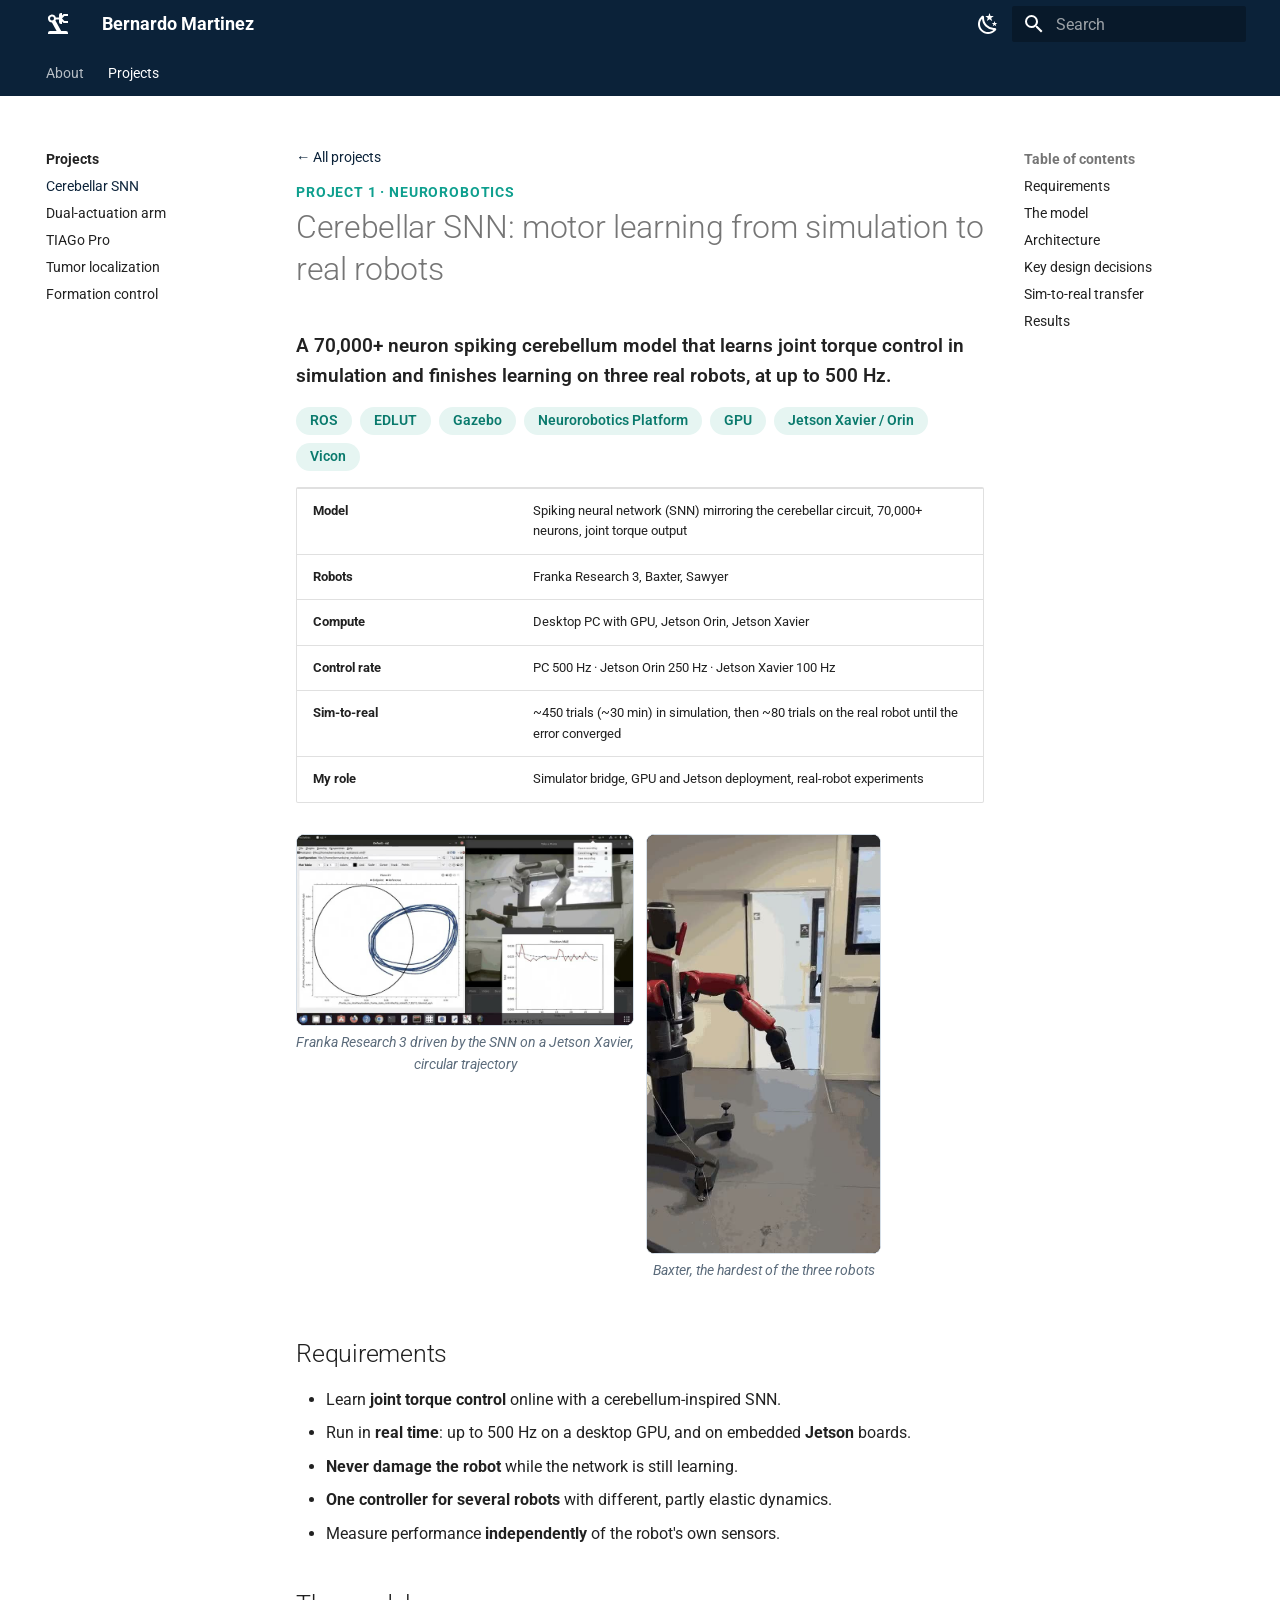
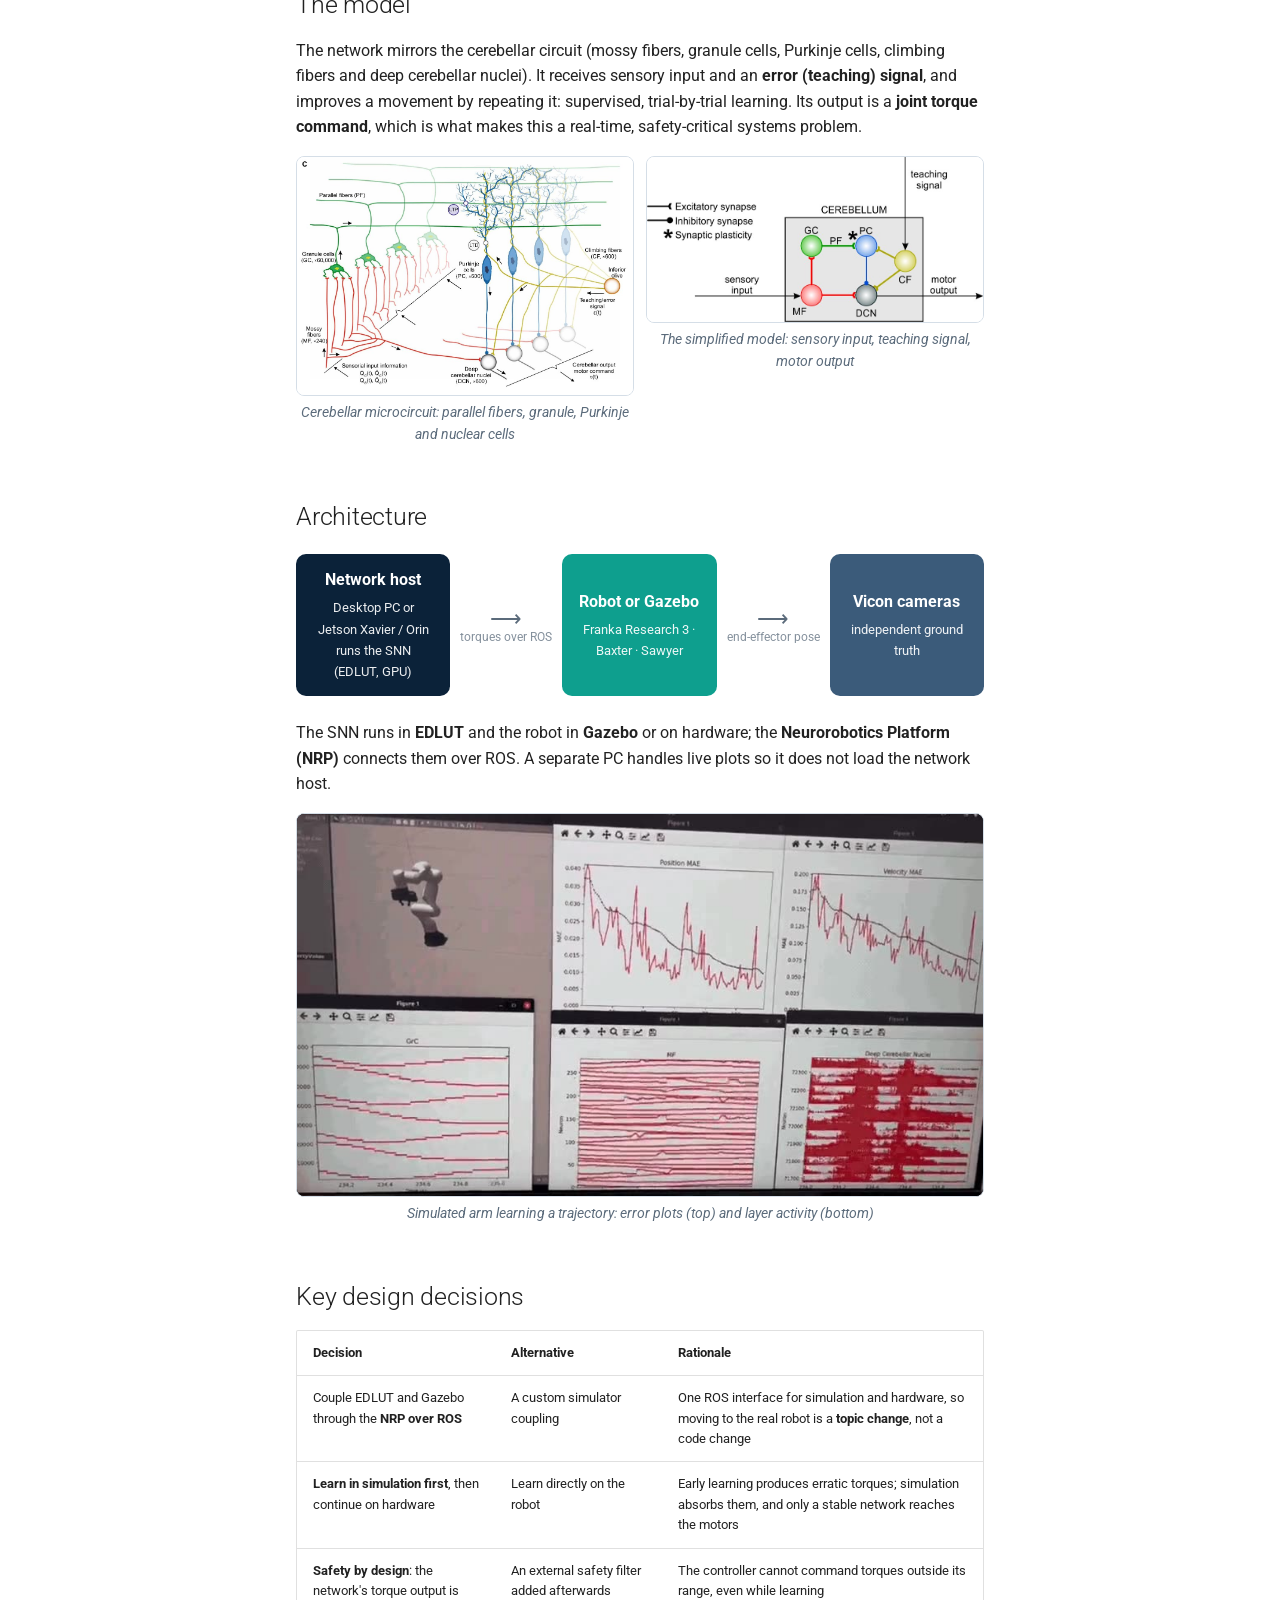
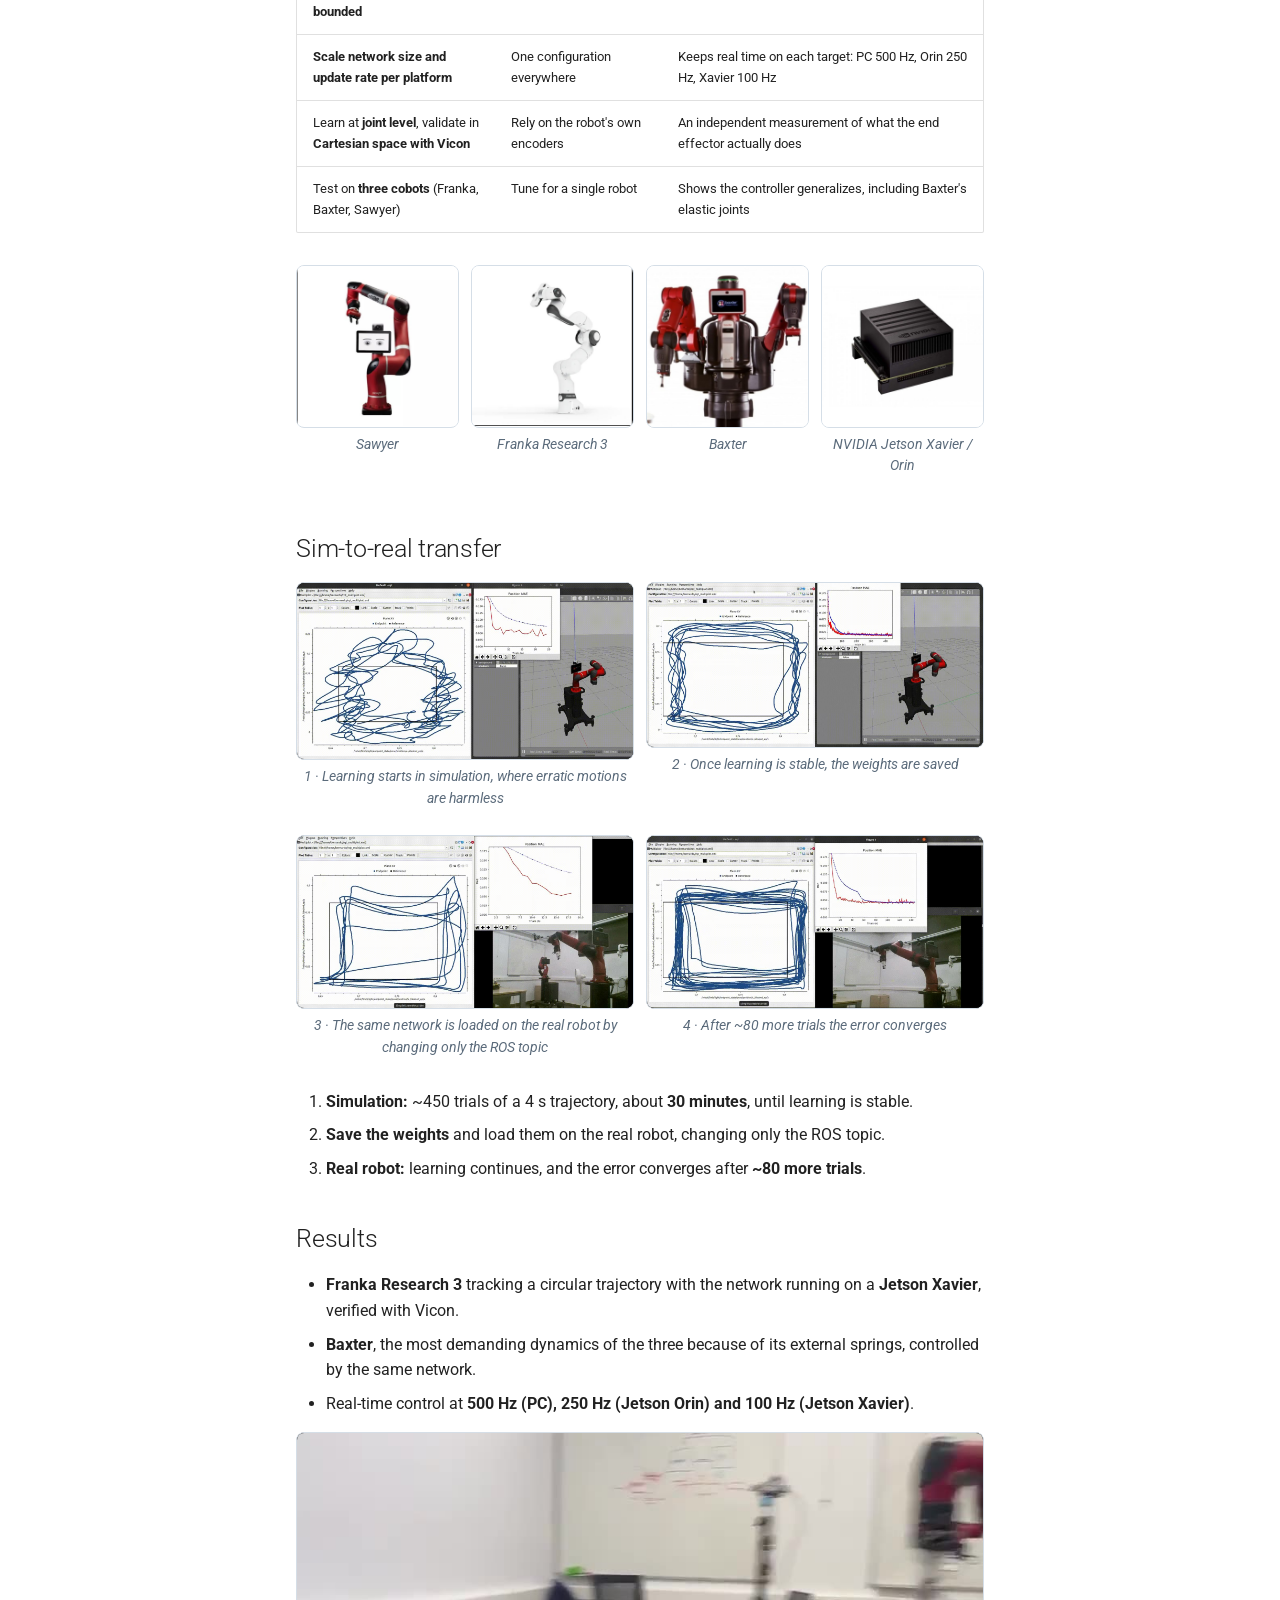
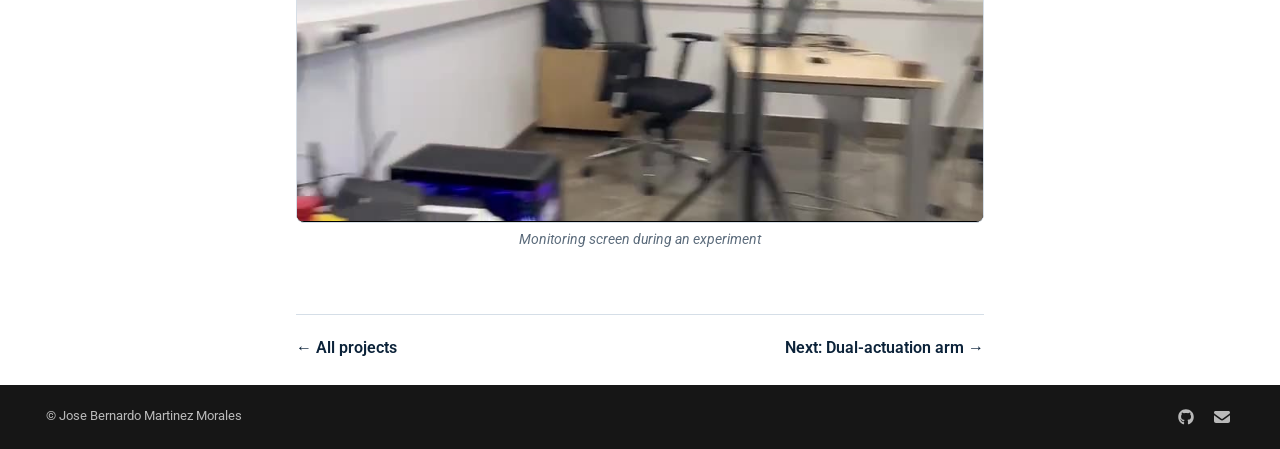
<file: projects/cerebellar-snn/index.html>
<!doctype html>
<html lang="en" class="no-js">
  <head>
    
      <meta charset="utf-8">
      <meta name="viewport" content="width=device-width,initial-scale=1">
      
        <meta name="description" content="Robotics software engineer. Sim-to-real, real-time torque control, ROS 2, neuro-inspired control.">
      
      
        <meta name="author" content="Jose Bernardo Martinez Morales">
      
      
        <link rel="canonical" href="https://bernou95.github.io/projects/cerebellar-snn/">
      
      
        <link rel="prev" href="../">
      
      
        <link rel="next" href="../dual-actuation-arm/">
      
      
        
      
      
      <link rel="icon" href="../../assets/images/favicon.png">
      <meta name="generator" content="mkdocs-1.6.1, mkdocs-material-9.7.7">
    
    
      
        <title>Cerebellar SNN - Bernardo Martinez</title>
      
    
    
      <link rel="stylesheet" href="../../assets/stylesheets/main.ec1eaa64.min.css">
      
        
        <link rel="stylesheet" href="../../assets/stylesheets/palette.ab4e12ef.min.css">
      
      


    
    
      
    
    
      
        
        
        <link rel="preconnect" href="https://fonts.gstatic.com" crossorigin>
        <link rel="stylesheet" href="https://fonts.googleapis.com/css?family=Roboto:300,300i,400,400i,700,700i%7CRoboto+Mono:400,400i,700,700i&display=fallback">
        <style>:root{--md-text-font:"Roboto";--md-code-font:"Roboto Mono"}</style>
      
    
    
      <link rel="stylesheet" href="../../stylesheets/extra.css">
    
    <script>__md_scope=new URL("../..",location),__md_hash=e=>[...e].reduce(((e,_)=>(e<<5)-e+_.charCodeAt(0)),0),__md_get=(e,_=localStorage,t=__md_scope)=>JSON.parse(_.getItem(t.pathname+"."+e)),__md_set=(e,_,t=localStorage,a=__md_scope)=>{try{t.setItem(a.pathname+"."+e,JSON.stringify(_))}catch(e){}}</script>
    
      

    
    
  </head>
  
  
    
    
      
    
    
    
    
    <body dir="ltr" data-md-color-scheme="default" data-md-color-primary="custom" data-md-color-accent="custom">
  
    
    <input class="md-toggle" data-md-toggle="drawer" type="checkbox" id="__drawer" autocomplete="off">
    <input class="md-toggle" data-md-toggle="search" type="checkbox" id="__search" autocomplete="off">
    <label class="md-overlay" for="__drawer"></label>
    <div data-md-component="skip">
      
        
        <a href="#cerebellar-snn-motor-learning-from-simulation-to-real-robots" class="md-skip">
          Skip to content
        </a>
      
    </div>
    <div data-md-component="announce">
      
    </div>
    
    
      

<header class="md-header" data-md-component="header">
  <nav class="md-header__inner md-grid" aria-label="Header">
    <a href="../.." title="Bernardo Martinez" class="md-header__button md-logo" aria-label="Bernardo Martinez" data-md-component="logo">
      
  
  <svg xmlns="http://www.w3.org/2000/svg" viewBox="0 0 24 24"><path d="M18.41 4 16 6.41v.18L18.41 9H22v2h-4.41L16 9.41V12h-1a2 2 0 0 1-2-2V7.5H9.86c-.09.37-.24.72-.44 1.05L15.18 19H20a2 2 0 0 1 2 2v1H2v-1a2 2 0 0 1 2-2h6.61l-4.69-8.5a4.006 4.006 0 0 1-3.81-3A4 4 0 0 1 5 2.63c2.13-.55 4.31.73 4.86 2.87H13V3a2 2 0 0 1 2-2h1v2.59L17.59 2H22v2zM6 4.5a2 2 0 0 0-2 2 2 2 0 0 0 2 2 2 2 0 0 0 2-2 2 2 0 0 0-2-2"/></svg>

    </a>
    <label class="md-header__button md-icon" for="__drawer">
      
      <svg xmlns="http://www.w3.org/2000/svg" viewBox="0 0 24 24"><path d="M3 6h18v2H3zm0 5h18v2H3zm0 5h18v2H3z"/></svg>
    </label>
    <div class="md-header__title" data-md-component="header-title">
      <div class="md-header__ellipsis">
        <div class="md-header__topic">
          <span class="md-ellipsis">
            Bernardo Martinez
          </span>
        </div>
        <div class="md-header__topic" data-md-component="header-topic">
          <span class="md-ellipsis">
            
              Cerebellar SNN
            
          </span>
        </div>
      </div>
    </div>
    
      
        <form class="md-header__option" data-md-component="palette">
  
    
    
    
    <input class="md-option" data-md-color-media="(prefers-color-scheme: light)" data-md-color-scheme="default" data-md-color-primary="custom" data-md-color-accent="custom"  aria-label="Switch to dark mode"  type="radio" name="__palette" id="__palette_0">
    
      <label class="md-header__button md-icon" title="Switch to dark mode" for="__palette_1" hidden>
        <svg xmlns="http://www.w3.org/2000/svg" viewBox="0 0 24 24"><path d="m17.75 4.09-2.53 1.94.91 3.06-2.63-1.81-2.63 1.81.91-3.06-2.53-1.94L12.44 4l1.06-3 1.06 3zm3.5 6.91-1.64 1.25.59 1.98-1.7-1.17-1.7 1.17.59-1.98L15.75 11l2.06-.05L18.5 9l.69 1.95zm-2.28 4.95c.83-.08 1.72 1.1 1.19 1.85-.32.45-.66.87-1.08 1.27C15.17 23 8.84 23 4.94 19.07c-3.91-3.9-3.91-10.24 0-14.14.4-.4.82-.76 1.27-1.08.75-.53 1.93.36 1.85 1.19-.27 2.86.69 5.83 2.89 8.02a9.96 9.96 0 0 0 8.02 2.89m-1.64 2.02a12.08 12.08 0 0 1-7.8-3.47c-2.17-2.19-3.33-5-3.49-7.82-2.81 3.14-2.7 7.96.31 10.98 3.02 3.01 7.84 3.12 10.98.31"/></svg>
      </label>
    
  
    
    
    
    <input class="md-option" data-md-color-media="(prefers-color-scheme: dark)" data-md-color-scheme="slate" data-md-color-primary="custom" data-md-color-accent="custom"  aria-label="Switch to light mode"  type="radio" name="__palette" id="__palette_1">
    
      <label class="md-header__button md-icon" title="Switch to light mode" for="__palette_0" hidden>
        <svg xmlns="http://www.w3.org/2000/svg" viewBox="0 0 24 24"><path d="M12 7a5 5 0 0 1 5 5 5 5 0 0 1-5 5 5 5 0 0 1-5-5 5 5 0 0 1 5-5m0 2a3 3 0 0 0-3 3 3 3 0 0 0 3 3 3 3 0 0 0 3-3 3 3 0 0 0-3-3m0-7 2.39 3.42C13.65 5.15 12.84 5 12 5s-1.65.15-2.39.42zM3.34 7l4.16-.35A7.2 7.2 0 0 0 5.94 8.5c-.44.74-.69 1.5-.83 2.29zm.02 10 1.76-3.77a7.131 7.131 0 0 0 2.38 4.14zM20.65 7l-1.77 3.79a7.02 7.02 0 0 0-2.38-4.15zm-.01 10-4.14.36c.59-.51 1.12-1.14 1.54-1.86.42-.73.69-1.5.83-2.29zM12 22l-2.41-3.44c.74.27 1.55.44 2.41.44.82 0 1.63-.17 2.37-.44z"/></svg>
      </label>
    
  
</form>
      
    
    
      <script>var palette=__md_get("__palette");if(palette&&palette.color){if("(prefers-color-scheme)"===palette.color.media){var media=matchMedia("(prefers-color-scheme: light)"),input=document.querySelector(media.matches?"[data-md-color-media='(prefers-color-scheme: light)']":"[data-md-color-media='(prefers-color-scheme: dark)']");palette.color.media=input.getAttribute("data-md-color-media"),palette.color.scheme=input.getAttribute("data-md-color-scheme"),palette.color.primary=input.getAttribute("data-md-color-primary"),palette.color.accent=input.getAttribute("data-md-color-accent")}for(var[key,value]of Object.entries(palette.color))document.body.setAttribute("data-md-color-"+key,value)}</script>
    
    
    
      
      
        <label class="md-header__button md-icon" for="__search">
          
          <svg xmlns="http://www.w3.org/2000/svg" viewBox="0 0 24 24"><path d="M9.5 3A6.5 6.5 0 0 1 16 9.5c0 1.61-.59 3.09-1.56 4.23l.27.27h.79l5 5-1.5 1.5-5-5v-.79l-.27-.27A6.52 6.52 0 0 1 9.5 16 6.5 6.5 0 0 1 3 9.5 6.5 6.5 0 0 1 9.5 3m0 2C7 5 5 7 5 9.5S7 14 9.5 14 14 12 14 9.5 12 5 9.5 5"/></svg>
        </label>
        <div class="md-search" data-md-component="search" role="dialog">
  <label class="md-search__overlay" for="__search"></label>
  <div class="md-search__inner" role="search">
    <form class="md-search__form" name="search">
      <input type="text" class="md-search__input" name="query" aria-label="Search" placeholder="Search" autocapitalize="off" autocorrect="off" autocomplete="off" spellcheck="false" data-md-component="search-query" required>
      <label class="md-search__icon md-icon" for="__search">
        
        <svg xmlns="http://www.w3.org/2000/svg" viewBox="0 0 24 24"><path d="M9.5 3A6.5 6.5 0 0 1 16 9.5c0 1.61-.59 3.09-1.56 4.23l.27.27h.79l5 5-1.5 1.5-5-5v-.79l-.27-.27A6.52 6.52 0 0 1 9.5 16 6.5 6.5 0 0 1 3 9.5 6.5 6.5 0 0 1 9.5 3m0 2C7 5 5 7 5 9.5S7 14 9.5 14 14 12 14 9.5 12 5 9.5 5"/></svg>
        
        <svg xmlns="http://www.w3.org/2000/svg" viewBox="0 0 24 24"><path d="M20 11v2H8l5.5 5.5-1.42 1.42L4.16 12l7.92-7.92L13.5 5.5 8 11z"/></svg>
      </label>
      <nav class="md-search__options" aria-label="Search">
        
        <button type="reset" class="md-search__icon md-icon" title="Clear" aria-label="Clear" tabindex="-1">
          
          <svg xmlns="http://www.w3.org/2000/svg" viewBox="0 0 24 24"><path d="M19 6.41 17.59 5 12 10.59 6.41 5 5 6.41 10.59 12 5 17.59 6.41 19 12 13.41 17.59 19 19 17.59 13.41 12z"/></svg>
        </button>
      </nav>
      
    </form>
    <div class="md-search__output">
      <div class="md-search__scrollwrap" tabindex="0" data-md-scrollfix>
        <div class="md-search-result" data-md-component="search-result">
          <div class="md-search-result__meta">
            Initializing search
          </div>
          <ol class="md-search-result__list" role="presentation"></ol>
        </div>
      </div>
    </div>
  </div>
</div>
      
    
    
  </nav>
  
</header>
    
    <div class="md-container" data-md-component="container">
      
      
        
          
            
<nav class="md-tabs" aria-label="Tabs" data-md-component="tabs">
  <div class="md-grid">
    <ul class="md-tabs__list">
      
        
  
  
  
  
    <li class="md-tabs__item">
      <a href="../.." class="md-tabs__link">
        
  
  
    
  
  About

      </a>
    </li>
  

      
        
  
  
  
    
  
  
    
    
      <li class="md-tabs__item md-tabs__item--active">
        <a href="../" class="md-tabs__link">
          
  
  
    
  
  Projects

        </a>
      </li>
    
  

      
    </ul>
  </div>
</nav>
          
        
      
      <main class="md-main" data-md-component="main">
        <div class="md-main__inner md-grid">
          
            
              
              <div class="md-sidebar md-sidebar--primary" data-md-component="sidebar" data-md-type="navigation" >
                <div class="md-sidebar__scrollwrap">
                  <div class="md-sidebar__inner">
                    


  


<nav class="md-nav md-nav--primary md-nav--lifted" aria-label="Navigation" data-md-level="0">
  <label class="md-nav__title" for="__drawer">
    <a href="../.." title="Bernardo Martinez" class="md-nav__button md-logo" aria-label="Bernardo Martinez" data-md-component="logo">
      
  
  <svg xmlns="http://www.w3.org/2000/svg" viewBox="0 0 24 24"><path d="M18.41 4 16 6.41v.18L18.41 9H22v2h-4.41L16 9.41V12h-1a2 2 0 0 1-2-2V7.5H9.86c-.09.37-.24.72-.44 1.05L15.18 19H20a2 2 0 0 1 2 2v1H2v-1a2 2 0 0 1 2-2h6.61l-4.69-8.5a4.006 4.006 0 0 1-3.81-3A4 4 0 0 1 5 2.63c2.13-.55 4.31.73 4.86 2.87H13V3a2 2 0 0 1 2-2h1v2.59L17.59 2H22v2zM6 4.5a2 2 0 0 0-2 2 2 2 0 0 0 2 2 2 2 0 0 0 2-2 2 2 0 0 0-2-2"/></svg>

    </a>
    Bernardo Martinez
  </label>
  
  <ul class="md-nav__list" data-md-scrollfix>
    
      
      
  
  
  
  
    <li class="md-nav__item">
      <a href="../.." class="md-nav__link">
        
  
  
  <span class="md-ellipsis">
    
  
    About
  

    
  </span>
  
  

      </a>
    </li>
  

    
      
      
  
  
    
  
  
  
    
    
      
        
          
        
      
        
      
        
      
        
      
        
      
        
      
    
    
    
      
        
        
      
      
    
    
    <li class="md-nav__item md-nav__item--active md-nav__item--section md-nav__item--nested">
      
        
        
        <input class="md-nav__toggle md-toggle " type="checkbox" id="__nav_2" checked>
        
          
          <div class="md-nav__link md-nav__container">
            <a href="../" class="md-nav__link ">
              
  
  
  <span class="md-ellipsis">
    
  
    Projects
  

    
  </span>
  
  

            </a>
            
              
              <label class="md-nav__link " for="__nav_2" id="__nav_2_label" tabindex="">
                <span class="md-nav__icon md-icon"></span>
              </label>
            
          </div>
        
        <nav class="md-nav" data-md-level="1" aria-labelledby="__nav_2_label" aria-expanded="true">
          <label class="md-nav__title" for="__nav_2">
            <span class="md-nav__icon md-icon"></span>
            
  
    Projects
  

          </label>
          <ul class="md-nav__list" data-md-scrollfix>
            
              
            
              
                
  
  
    
  
  
  
    <li class="md-nav__item md-nav__item--active">
      
      <input class="md-nav__toggle md-toggle" type="checkbox" id="__toc">
      
      
        
      
      
        <label class="md-nav__link md-nav__link--active" for="__toc">
          
  
  
  <span class="md-ellipsis">
    
  
    Cerebellar SNN
  

    
  </span>
  
  

          <span class="md-nav__icon md-icon"></span>
        </label>
      
      <a href="./" class="md-nav__link md-nav__link--active">
        
  
  
  <span class="md-ellipsis">
    
  
    Cerebellar SNN
  

    
  </span>
  
  

      </a>
      
        

<nav class="md-nav md-nav--secondary" aria-label="Table of contents">
  
  
  
    
  
  
    <label class="md-nav__title" for="__toc">
      <span class="md-nav__icon md-icon"></span>
      Table of contents
    </label>
    <ul class="md-nav__list" data-md-component="toc" data-md-scrollfix>
      
        <li class="md-nav__item">
  <a href="#requirements" class="md-nav__link">
    <span class="md-ellipsis">
      
        Requirements
      
    </span>
  </a>
  
</li>
      
        <li class="md-nav__item">
  <a href="#the-model" class="md-nav__link">
    <span class="md-ellipsis">
      
        The model
      
    </span>
  </a>
  
</li>
      
        <li class="md-nav__item">
  <a href="#architecture" class="md-nav__link">
    <span class="md-ellipsis">
      
        Architecture
      
    </span>
  </a>
  
</li>
      
        <li class="md-nav__item">
  <a href="#key-design-decisions" class="md-nav__link">
    <span class="md-ellipsis">
      
        Key design decisions
      
    </span>
  </a>
  
</li>
      
        <li class="md-nav__item">
  <a href="#sim-to-real-transfer" class="md-nav__link">
    <span class="md-ellipsis">
      
        Sim-to-real transfer
      
    </span>
  </a>
  
</li>
      
        <li class="md-nav__item">
  <a href="#results" class="md-nav__link">
    <span class="md-ellipsis">
      
        Results
      
    </span>
  </a>
  
</li>
      
    </ul>
  
</nav>
      
    </li>
  

              
            
              
                
  
  
  
  
    <li class="md-nav__item">
      <a href="../dual-actuation-arm/" class="md-nav__link">
        
  
  
  <span class="md-ellipsis">
    
  
    Dual-actuation arm
  

    
  </span>
  
  

      </a>
    </li>
  

              
            
              
                
  
  
  
  
    <li class="md-nav__item">
      <a href="../tiago-pro/" class="md-nav__link">
        
  
  
  <span class="md-ellipsis">
    
  
    TIAGo Pro
  

    
  </span>
  
  

      </a>
    </li>
  

              
            
              
                
  
  
  
  
    <li class="md-nav__item">
      <a href="../tumor-localization/" class="md-nav__link">
        
  
  
  <span class="md-ellipsis">
    
  
    Tumor localization
  

    
  </span>
  
  

      </a>
    </li>
  

              
            
              
                
  
  
  
  
    <li class="md-nav__item">
      <a href="../formation-control/" class="md-nav__link">
        
  
  
  <span class="md-ellipsis">
    
  
    Formation control
  

    
  </span>
  
  

      </a>
    </li>
  

              
            
          </ul>
        </nav>
      
    </li>
  

    
  </ul>
</nav>
                  </div>
                </div>
              </div>
            
            
              
              <div class="md-sidebar md-sidebar--secondary" data-md-component="sidebar" data-md-type="toc" >
                <div class="md-sidebar__scrollwrap">
                  <div class="md-sidebar__inner">
                    

<nav class="md-nav md-nav--secondary" aria-label="Table of contents">
  
  
  
    
  
  
    <label class="md-nav__title" for="__toc">
      <span class="md-nav__icon md-icon"></span>
      Table of contents
    </label>
    <ul class="md-nav__list" data-md-component="toc" data-md-scrollfix>
      
        <li class="md-nav__item">
  <a href="#requirements" class="md-nav__link">
    <span class="md-ellipsis">
      
        Requirements
      
    </span>
  </a>
  
</li>
      
        <li class="md-nav__item">
  <a href="#the-model" class="md-nav__link">
    <span class="md-ellipsis">
      
        The model
      
    </span>
  </a>
  
</li>
      
        <li class="md-nav__item">
  <a href="#architecture" class="md-nav__link">
    <span class="md-ellipsis">
      
        Architecture
      
    </span>
  </a>
  
</li>
      
        <li class="md-nav__item">
  <a href="#key-design-decisions" class="md-nav__link">
    <span class="md-ellipsis">
      
        Key design decisions
      
    </span>
  </a>
  
</li>
      
        <li class="md-nav__item">
  <a href="#sim-to-real-transfer" class="md-nav__link">
    <span class="md-ellipsis">
      
        Sim-to-real transfer
      
    </span>
  </a>
  
</li>
      
        <li class="md-nav__item">
  <a href="#results" class="md-nav__link">
    <span class="md-ellipsis">
      
        Results
      
    </span>
  </a>
  
</li>
      
    </ul>
  
</nav>
                  </div>
                </div>
              </div>
            
          
          
            <div class="md-content" data-md-component="content">
              
              <article class="md-content__inner md-typeset">
                
                  



<p class="backlink"><a href="../">← All projects</a></p>
<p class="kicker-top">Project 1 · Neurorobotics</p>

<h1 id="cerebellar-snn-motor-learning-from-simulation-to-real-robots">Cerebellar SNN: motor learning from simulation to real robots</h1>
<p class="lede">A 70,000+ neuron spiking cerebellum model that learns joint torque control in simulation and finishes learning on three real robots, at up to 500 Hz.</p>

<div class="chips"><span>ROS</span><span>EDLUT</span><span>Gazebo</span><span>Neurorobotics Platform</span><span>GPU</span><span>Jetson Xavier / Orin</span><span>Vicon</span></div>

<div class="facts">
<table>
<thead>
<tr>
<th></th>
<th></th>
</tr>
</thead>
<tbody>
<tr>
<td><strong>Model</strong></td>
<td>Spiking neural network (SNN) mirroring the cerebellar circuit, 70,000+ neurons, joint torque output</td>
</tr>
<tr>
<td><strong>Robots</strong></td>
<td>Franka Research 3, Baxter, Sawyer</td>
</tr>
<tr>
<td><strong>Compute</strong></td>
<td>Desktop PC with GPU, Jetson Orin, Jetson Xavier</td>
</tr>
<tr>
<td><strong>Control rate</strong></td>
<td>PC 500 Hz · Jetson Orin 250 Hz · Jetson Xavier 100 Hz</td>
</tr>
<tr>
<td><strong>Sim-to-real</strong></td>
<td>~450 trials (~30 min) in simulation, then ~80 trials on the real robot until the error converged</td>
</tr>
<tr>
<td><strong>My role</strong></td>
<td>Simulator bridge, GPU and Jetson deployment, real-robot experiments</td>
</tr>
</tbody>
</table>
</div>
<div class="media two">
<figure><video src="../../assets/video/franka_circle.mp4" poster="../../assets/video/franka_circle.jpg" autoplay loop muted playsinline></video><figcaption>Franka Research 3 driven by the SNN on a Jetson Xavier, circular trajectory</figcaption></figure>
<figure class="tall"><video src="../../assets/video/baxter.mp4" poster="../../assets/video/baxter.jpg" autoplay loop muted playsinline></video><figcaption>Baxter, the hardest of the three robots</figcaption></figure>
</div>

<h2 id="requirements">Requirements</h2>
<ul>
<li>Learn <strong>joint torque control</strong> online with a cerebellum-inspired SNN.</li>
<li>Run in <strong>real time</strong>: up to 500 Hz on a desktop GPU, and on embedded <strong>Jetson</strong> boards.</li>
<li><strong>Never damage the robot</strong> while the network is still learning.</li>
<li><strong>One controller for several robots</strong> with different, partly elastic dynamics.</li>
<li>Measure performance <strong>independently</strong> of the robot's own sensors.</li>
</ul>
<h2 id="the-model">The model</h2>
<p>The network mirrors the cerebellar circuit (mossy fibers, granule cells, Purkinje cells, climbing fibers and deep cerebellar nuclei). It receives sensory input and an <strong>error (teaching) signal</strong>, and improves a movement by repeating it: supervised, trial-by-trial learning. Its output is a <strong>joint torque command</strong>, which is what makes this a real-time, safety-critical systems problem.</p>
<div class="media two">
<figure><img src="../../assets/img/cerebellum_circuit.jpg" alt="Detailed cerebellar microcircuit"><figcaption>Cerebellar microcircuit: parallel fibers, granule, Purkinje and nuclear cells</figcaption></figure>
<figure><img src="../../assets/img/cerebellum_simple.jpg" alt="Simplified cerebellar model with sensory input, teaching signal and motor output"><figcaption>The simplified model: sensory input, teaching signal, motor output</figcaption></figure>
</div>

<h2 id="architecture">Architecture</h2>
<div class="flow">
<div class="node navy">Network host<small>Desktop PC or Jetson Xavier / Orin<br>runs the SNN (EDLUT, GPU)</small></div>
<div class="arr">⟶<small>torques over ROS</small></div>
<div class="node teal">Robot or Gazebo<small>Franka Research 3 · Baxter · Sawyer</small></div>
<div class="arr">⟶<small>end-effector pose</small></div>
<div class="node slate">Vicon cameras<small>independent ground truth</small></div>
</div>

<p>The SNN runs in <strong>EDLUT</strong> and the robot in <strong>Gazebo</strong> or on hardware; the <strong>Neurorobotics Platform (NRP)</strong> connects them over ROS. A separate PC handles live plots so it does not load the network host.</p>
<div class="media">
<figure><video src="../../assets/video/sim_error.mp4" poster="../../assets/video/sim_error.jpg" autoplay loop muted playsinline></video><figcaption>Simulated arm learning a trajectory: error plots (top) and layer activity (bottom)</figcaption></figure>
</div>

<h2 id="key-design-decisions">Key design decisions</h2>
<table>
<thead>
<tr>
<th>Decision</th>
<th>Alternative</th>
<th>Rationale</th>
</tr>
</thead>
<tbody>
<tr>
<td>Couple EDLUT and Gazebo through the <strong>NRP over ROS</strong></td>
<td>A custom simulator coupling</td>
<td>One ROS interface for simulation and hardware, so moving to the real robot is a <strong>topic change</strong>, not a code change</td>
</tr>
<tr>
<td><strong>Learn in simulation first</strong>, then continue on hardware</td>
<td>Learn directly on the robot</td>
<td>Early learning produces erratic torques; simulation absorbs them, and only a stable network reaches the motors</td>
</tr>
<tr>
<td><strong>Safety by design</strong>: the network's torque output is <strong>bounded</strong></td>
<td>An external safety filter added afterwards</td>
<td>The controller cannot command torques outside its range, even while learning</td>
</tr>
<tr>
<td><strong>Scale network size and update rate per platform</strong></td>
<td>One configuration everywhere</td>
<td>Keeps real time on each target: PC 500 Hz, Orin 250 Hz, Xavier 100 Hz</td>
</tr>
<tr>
<td>Learn at <strong>joint level</strong>, validate in <strong>Cartesian space with Vicon</strong></td>
<td>Rely on the robot's own encoders</td>
<td>An independent measurement of what the end effector actually does</td>
</tr>
<tr>
<td>Test on <strong>three cobots</strong> (Franka, Baxter, Sawyer)</td>
<td>Tune for a single robot</td>
<td>Shows the controller generalizes, including Baxter's elastic joints</td>
</tr>
</tbody>
</table>
<div class="media four">
<figure class="sq"><img src="../../assets/img/robot_sawyer.jpg" alt="Sawyer"><figcaption>Sawyer</figcaption></figure>
<figure class="sq"><img src="../../assets/img/robot_franka.jpg" alt="Franka Research 3"><figcaption>Franka Research 3</figcaption></figure>
<figure class="sq"><img src="../../assets/img/robot_baxter.jpg" alt="Baxter"><figcaption>Baxter</figcaption></figure>
<figure class="sq"><img src="../../assets/img/jetson.jpg" alt="NVIDIA Jetson"><figcaption>NVIDIA Jetson Xavier / Orin</figcaption></figure>
</div>

<h2 id="sim-to-real-transfer">Sim-to-real transfer</h2>
<div class="media two">
<figure><video src="../../assets/video/sim2real_1.mp4" poster="../../assets/video/sim2real_1.jpg" autoplay loop muted playsinline></video><figcaption>1 · Learning starts in simulation, where erratic motions are harmless</figcaption></figure>
<figure><video src="../../assets/video/sim2real_2.mp4" poster="../../assets/video/sim2real_2.jpg" autoplay loop muted playsinline></video><figcaption>2 · Once learning is stable, the weights are saved</figcaption></figure>
<figure><video src="../../assets/video/sim2real_3.mp4" poster="../../assets/video/sim2real_3.jpg" autoplay loop muted playsinline></video><figcaption>3 · The same network is loaded on the real robot by changing only the ROS topic</figcaption></figure>
<figure><video src="../../assets/video/sim2real_4.mp4" poster="../../assets/video/sim2real_4.jpg" autoplay loop muted playsinline></video><figcaption>4 · After ~80 more trials the error converges</figcaption></figure>
</div>

<ol>
<li><strong>Simulation:</strong> ~450 trials of a 4 s trajectory, about <strong>30 minutes</strong>, until learning is stable.</li>
<li><strong>Save the weights</strong> and load them on the real robot, changing only the ROS topic.</li>
<li><strong>Real robot:</strong> learning continues, and the error converges after <strong>~80 more trials</strong>.</li>
</ol>
<h2 id="results">Results</h2>
<ul>
<li><strong>Franka Research 3</strong> tracking a circular trajectory with the network running on a <strong>Jetson Xavier</strong>, verified with Vicon.</li>
<li><strong>Baxter</strong>, the most demanding dynamics of the three because of its external springs, controlled by the same network.</li>
<li>Real-time control at <strong>500 Hz (PC), 250 Hz (Jetson Orin) and 100 Hz (Jetson Xavier)</strong>.</li>
</ul>
<div class="media">
<figure><video src="../../assets/video/live_setup.mp4" poster="../../assets/video/live_setup.jpg" autoplay loop muted playsinline></video><figcaption>Monitoring screen during an experiment</figcaption></figure>
</div>

<div class="nextlink"><a href="../">← All projects</a><a href="../dual-actuation-arm/">Next: Dual-actuation arm →</a></div>







  
  






                
              </article>
            </div>
          
          
<script>var target=document.getElementById(location.hash.slice(1));target&&target.name&&(target.checked=target.name.startsWith("__tabbed_"))</script>
        </div>
        
          <button type="button" class="md-top md-icon" data-md-component="top" hidden>
  
  <svg xmlns="http://www.w3.org/2000/svg" viewBox="0 0 24 24"><path d="M13 20h-2V8l-5.5 5.5-1.42-1.42L12 4.16l7.92 7.92-1.42 1.42L13 8z"/></svg>
  Back to top
</button>
        
      </main>
      
        <footer class="md-footer">
  
  <div class="md-footer-meta md-typeset">
    <div class="md-footer-meta__inner md-grid">
      <div class="md-copyright">
  
    <div class="md-copyright__highlight">
      © Jose Bernardo Martinez Morales
    </div>
  
  
</div>
      
        
<div class="md-social">
  
    
    
    
    
      
      
    
    <a href="https://github.com/Bernou95" target="_blank" rel="noopener" title="github.com" class="md-social__link">
      <svg xmlns="http://www.w3.org/2000/svg" viewBox="0 0 512 512"><!--! Font Awesome Free 7.1.0 by @fontawesome - https://fontawesome.com License - https://fontawesome.com/license/free (Icons: CC BY 4.0, Fonts: SIL OFL 1.1, Code: MIT License) Copyright 2025 Fonticons, Inc.--><path d="M173.9 397.4c0 2-2.3 3.6-5.2 3.6-3.3.3-5.6-1.3-5.6-3.6 0-2 2.3-3.6 5.2-3.6 3-.3 5.6 1.3 5.6 3.6m-31.1-4.5c-.7 2 1.3 4.3 4.3 4.9 2.6 1 5.6 0 6.2-2s-1.3-4.3-4.3-5.2c-2.6-.7-5.5.3-6.2 2.3m44.2-1.7c-2.9.7-4.9 2.6-4.6 4.9.3 2 2.9 3.3 5.9 2.6 2.9-.7 4.9-2.6 4.6-4.6-.3-1.9-3-3.2-5.9-2.9M252.8 8C114.1 8 8 113.3 8 252c0 110.9 69.8 205.8 169.5 239.2 12.8 2.3 17.3-5.6 17.3-12.1 0-6.2-.3-40.4-.3-61.4 0 0-70 15-84.7-29.8 0 0-11.4-29.1-27.8-36.6 0 0-22.9-15.7 1.6-15.4 0 0 24.9 2 38.6 25.8 21.9 38.6 58.6 27.5 72.9 20.9 2.3-16 8.8-27.1 16-33.7-55.9-6.2-112.3-14.3-112.3-110.5 0-27.5 7.6-41.3 23.6-58.9-2.6-6.5-11.1-33.3 2.6-67.9 20.9-6.5 69 27 69 27 20-5.6 41.5-8.5 62.8-8.5s42.8 2.9 62.8 8.5c0 0 48.1-33.6 69-27 13.7 34.7 5.2 61.4 2.6 67.9 16 17.7 25.8 31.5 25.8 58.9 0 96.5-58.9 104.2-114.8 110.5 9.2 7.9 17 22.9 17 46.4 0 33.7-.3 75.4-.3 83.6 0 6.5 4.6 14.4 17.3 12.1C436.2 457.8 504 362.9 504 252 504 113.3 391.5 8 252.8 8M105.2 352.9c-1.3 1-1 3.3.7 5.2 1.6 1.6 3.9 2.3 5.2 1 1.3-1 1-3.3-.7-5.2-1.6-1.6-3.9-2.3-5.2-1m-10.8-8.1c-.7 1.3.3 2.9 2.3 3.9 1.6 1 3.6.7 4.3-.7.7-1.3-.3-2.9-2.3-3.9-2-.6-3.6-.3-4.3.7m32.4 35.6c-1.6 1.3-1 4.3 1.3 6.2 2.3 2.3 5.2 2.6 6.5 1 1.3-1.3.7-4.3-1.3-6.2-2.2-2.3-5.2-2.6-6.5-1m-11.4-14.7c-1.6 1-1.6 3.6 0 5.9s4.3 3.3 5.6 2.3c1.6-1.3 1.6-3.9 0-6.2-1.4-2.3-4-3.3-5.6-2"/></svg>
    </a>
  
    
    
    
    
    <a href="mailto:jbernardo.mtzm@outlook.com" target="_blank" rel="noopener" title="" class="md-social__link">
      <svg xmlns="http://www.w3.org/2000/svg" viewBox="0 0 512 512"><!--! Font Awesome Free 7.1.0 by @fontawesome - https://fontawesome.com License - https://fontawesome.com/license/free (Icons: CC BY 4.0, Fonts: SIL OFL 1.1, Code: MIT License) Copyright 2025 Fonticons, Inc.--><path d="M48 64C21.5 64 0 85.5 0 112c0 15.1 7.1 29.3 19.2 38.4l208 156a48 48 0 0 0 57.6 0l208-156c12.1-9.1 19.2-23.3 19.2-38.4 0-26.5-21.5-48-48-48zM0 196v188c0 35.3 28.7 64 64 64h384c35.3 0 64-28.7 64-64V196L313.6 344.8c-34.1 25.6-81.1 25.6-115.2 0z"/></svg>
    </a>
  
</div>
      
    </div>
  </div>
</footer>
      
    </div>
    <div class="md-dialog" data-md-component="dialog">
      <div class="md-dialog__inner md-typeset"></div>
    </div>
    
    
    
      
      
      <script id="__config" type="application/json">{"annotate": null, "base": "../..", "features": ["navigation.tabs", "navigation.indexes", "navigation.top", "toc.follow"], "search": "../../assets/javascripts/workers/search.2c215733.min.js", "tags": null, "translations": {"clipboard.copied": "Copied to clipboard", "clipboard.copy": "Copy to clipboard", "search.result.more.one": "1 more on this page", "search.result.more.other": "# more on this page", "search.result.none": "No matching documents", "search.result.one": "1 matching document", "search.result.other": "# matching documents", "search.result.placeholder": "Type to start searching", "search.result.term.missing": "Missing", "select.version": "Select version"}, "version": null}</script>
    
    
      <script src="../../assets/javascripts/bundle.d7400e89.min.js"></script>
      
    
  </body>
</html>
</file>
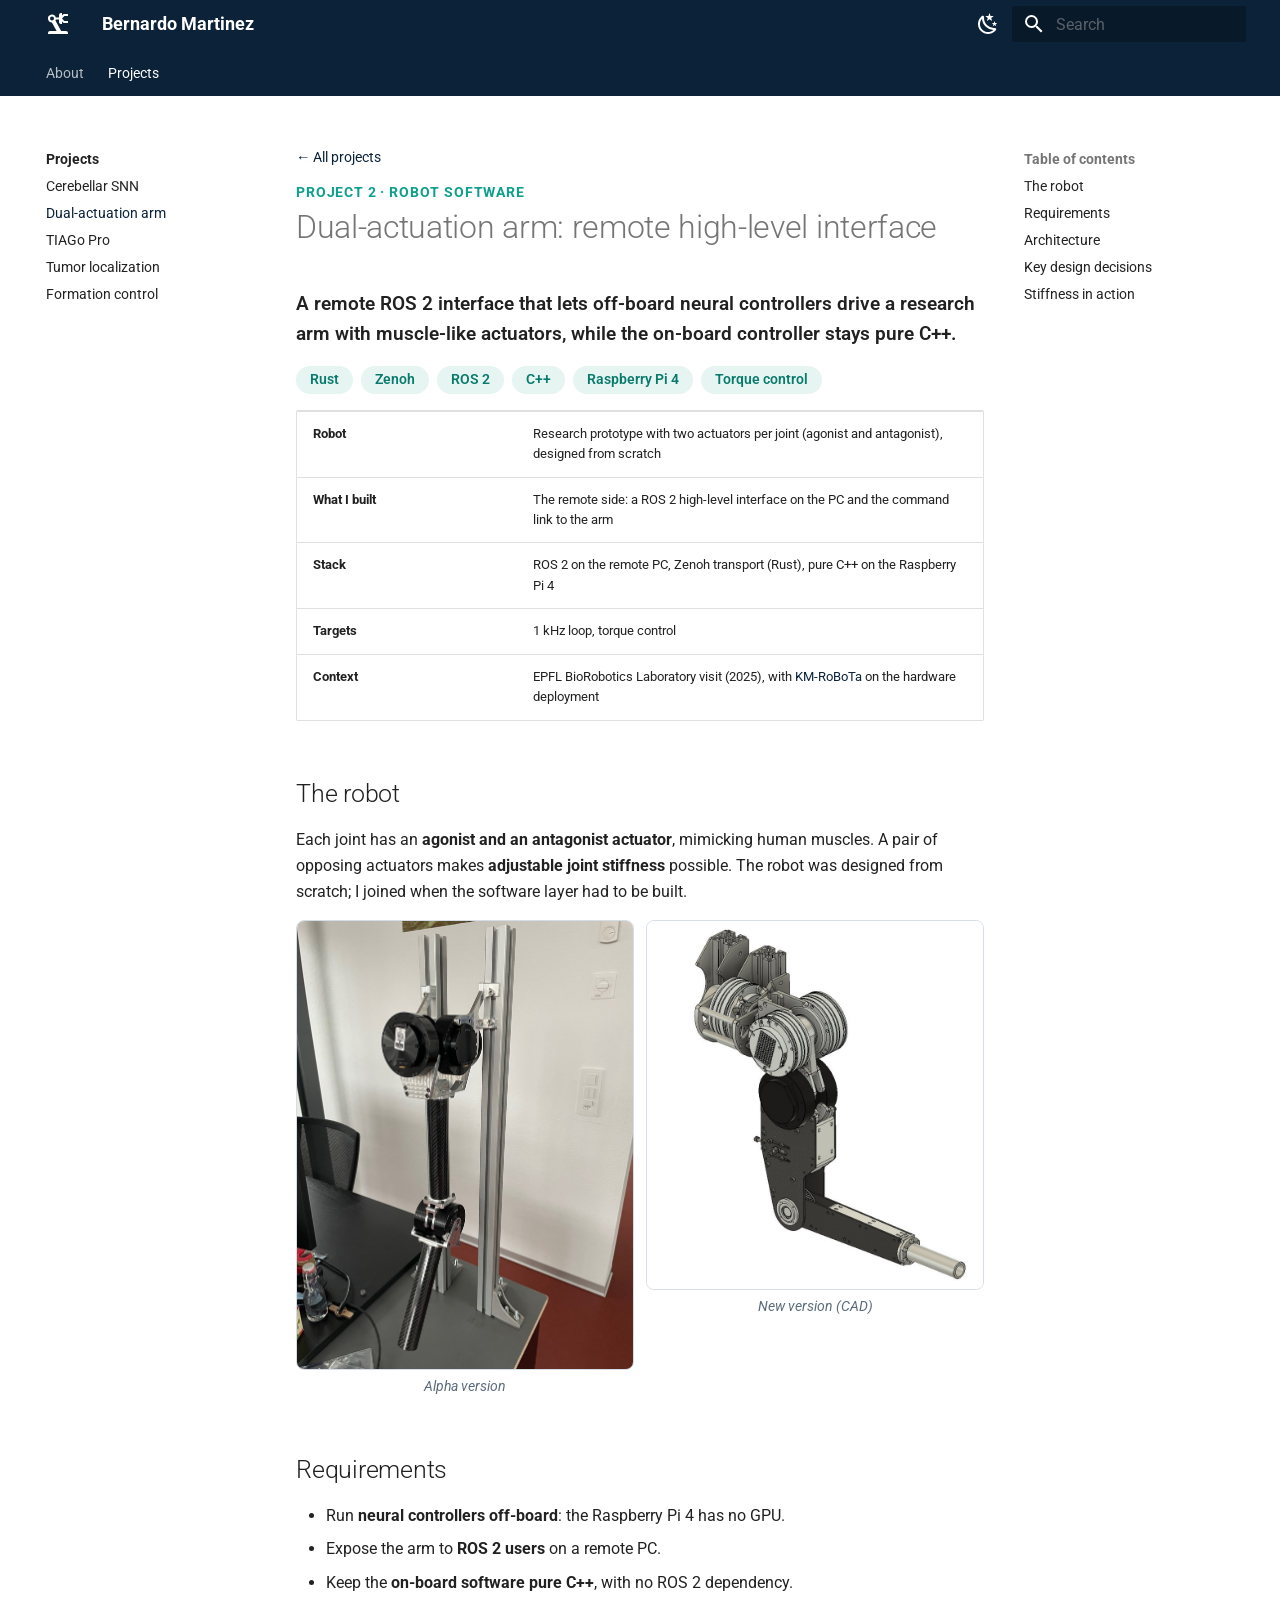
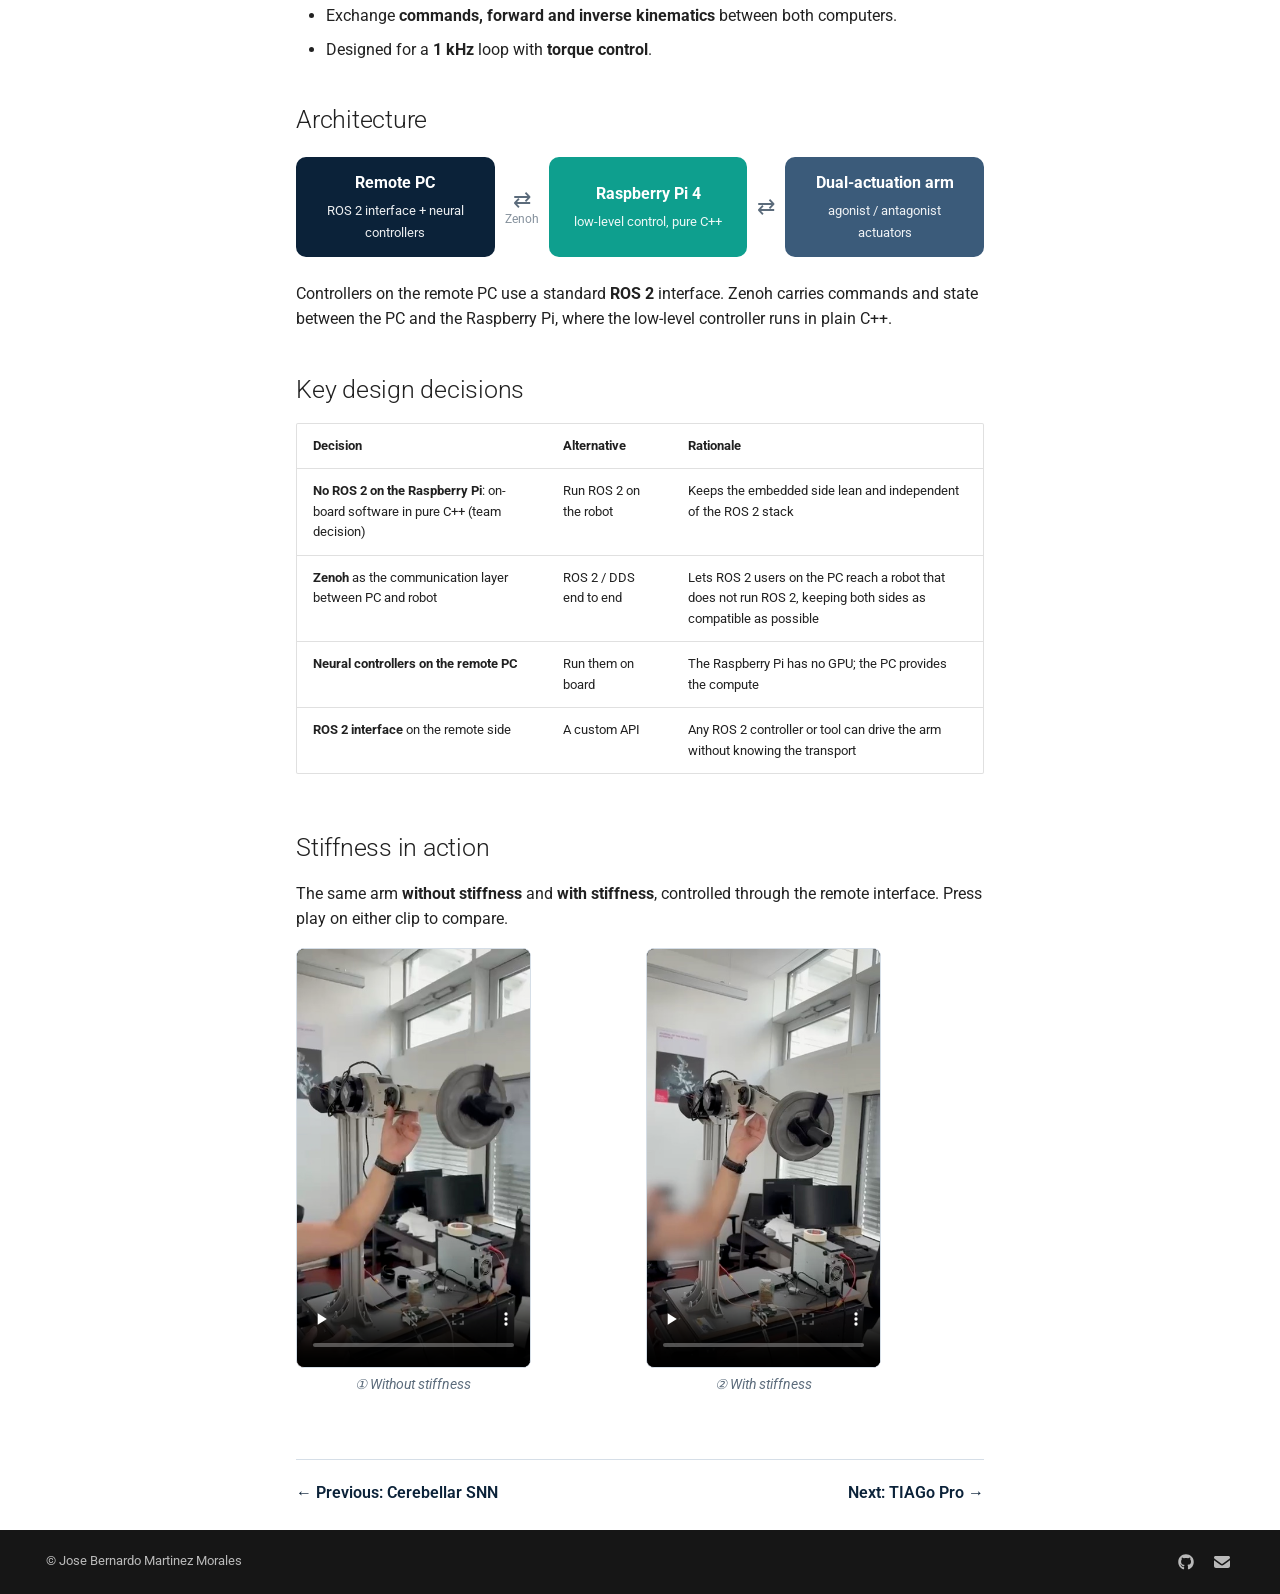
<file: projects/dual-actuation-arm/index.html>
<!doctype html>
<html lang="en" class="no-js">
  <head>
    
      <meta charset="utf-8">
      <meta name="viewport" content="width=device-width,initial-scale=1">
      
        <meta name="description" content="Robotics software engineer. Sim-to-real, real-time torque control, ROS 2, neuro-inspired control.">
      
      
        <meta name="author" content="Jose Bernardo Martinez Morales">
      
      
        <link rel="canonical" href="https://bernou95.github.io/projects/dual-actuation-arm/">
      
      
        <link rel="prev" href="../cerebellar-snn/">
      
      
        <link rel="next" href="../tiago-pro/">
      
      
        
      
      
      <link rel="icon" href="../../assets/images/favicon.png">
      <meta name="generator" content="mkdocs-1.6.1, mkdocs-material-9.7.7">
    
    
      
        <title>Dual-actuation arm - Bernardo Martinez</title>
      
    
    
      <link rel="stylesheet" href="../../assets/stylesheets/main.ec1eaa64.min.css">
      
        
        <link rel="stylesheet" href="../../assets/stylesheets/palette.ab4e12ef.min.css">
      
      


    
    
      
    
    
      
        
        
        <link rel="preconnect" href="https://fonts.gstatic.com" crossorigin>
        <link rel="stylesheet" href="https://fonts.googleapis.com/css?family=Roboto:300,300i,400,400i,700,700i%7CRoboto+Mono:400,400i,700,700i&display=fallback">
        <style>:root{--md-text-font:"Roboto";--md-code-font:"Roboto Mono"}</style>
      
    
    
      <link rel="stylesheet" href="../../stylesheets/extra.css">
    
    <script>__md_scope=new URL("../..",location),__md_hash=e=>[...e].reduce(((e,_)=>(e<<5)-e+_.charCodeAt(0)),0),__md_get=(e,_=localStorage,t=__md_scope)=>JSON.parse(_.getItem(t.pathname+"."+e)),__md_set=(e,_,t=localStorage,a=__md_scope)=>{try{t.setItem(a.pathname+"."+e,JSON.stringify(_))}catch(e){}}</script>
    
      

    
    
  </head>
  
  
    
    
      
    
    
    
    
    <body dir="ltr" data-md-color-scheme="default" data-md-color-primary="custom" data-md-color-accent="custom">
  
    
    <input class="md-toggle" data-md-toggle="drawer" type="checkbox" id="__drawer" autocomplete="off">
    <input class="md-toggle" data-md-toggle="search" type="checkbox" id="__search" autocomplete="off">
    <label class="md-overlay" for="__drawer"></label>
    <div data-md-component="skip">
      
        
        <a href="#dual-actuation-arm-remote-high-level-interface" class="md-skip">
          Skip to content
        </a>
      
    </div>
    <div data-md-component="announce">
      
    </div>
    
    
      

<header class="md-header" data-md-component="header">
  <nav class="md-header__inner md-grid" aria-label="Header">
    <a href="../.." title="Bernardo Martinez" class="md-header__button md-logo" aria-label="Bernardo Martinez" data-md-component="logo">
      
  
  <svg xmlns="http://www.w3.org/2000/svg" viewBox="0 0 24 24"><path d="M18.41 4 16 6.41v.18L18.41 9H22v2h-4.41L16 9.41V12h-1a2 2 0 0 1-2-2V7.5H9.86c-.09.37-.24.72-.44 1.05L15.18 19H20a2 2 0 0 1 2 2v1H2v-1a2 2 0 0 1 2-2h6.61l-4.69-8.5a4.006 4.006 0 0 1-3.81-3A4 4 0 0 1 5 2.63c2.13-.55 4.31.73 4.86 2.87H13V3a2 2 0 0 1 2-2h1v2.59L17.59 2H22v2zM6 4.5a2 2 0 0 0-2 2 2 2 0 0 0 2 2 2 2 0 0 0 2-2 2 2 0 0 0-2-2"/></svg>

    </a>
    <label class="md-header__button md-icon" for="__drawer">
      
      <svg xmlns="http://www.w3.org/2000/svg" viewBox="0 0 24 24"><path d="M3 6h18v2H3zm0 5h18v2H3zm0 5h18v2H3z"/></svg>
    </label>
    <div class="md-header__title" data-md-component="header-title">
      <div class="md-header__ellipsis">
        <div class="md-header__topic">
          <span class="md-ellipsis">
            Bernardo Martinez
          </span>
        </div>
        <div class="md-header__topic" data-md-component="header-topic">
          <span class="md-ellipsis">
            
              Dual-actuation arm
            
          </span>
        </div>
      </div>
    </div>
    
      
        <form class="md-header__option" data-md-component="palette">
  
    
    
    
    <input class="md-option" data-md-color-media="(prefers-color-scheme: light)" data-md-color-scheme="default" data-md-color-primary="custom" data-md-color-accent="custom"  aria-label="Switch to dark mode"  type="radio" name="__palette" id="__palette_0">
    
      <label class="md-header__button md-icon" title="Switch to dark mode" for="__palette_1" hidden>
        <svg xmlns="http://www.w3.org/2000/svg" viewBox="0 0 24 24"><path d="m17.75 4.09-2.53 1.94.91 3.06-2.63-1.81-2.63 1.81.91-3.06-2.53-1.94L12.44 4l1.06-3 1.06 3zm3.5 6.91-1.64 1.25.59 1.98-1.7-1.17-1.7 1.17.59-1.98L15.75 11l2.06-.05L18.5 9l.69 1.95zm-2.28 4.95c.83-.08 1.72 1.1 1.19 1.85-.32.45-.66.87-1.08 1.27C15.17 23 8.84 23 4.94 19.07c-3.91-3.9-3.91-10.24 0-14.14.4-.4.82-.76 1.27-1.08.75-.53 1.93.36 1.85 1.19-.27 2.86.69 5.83 2.89 8.02a9.96 9.96 0 0 0 8.02 2.89m-1.64 2.02a12.08 12.08 0 0 1-7.8-3.47c-2.17-2.19-3.33-5-3.49-7.82-2.81 3.14-2.7 7.96.31 10.98 3.02 3.01 7.84 3.12 10.98.31"/></svg>
      </label>
    
  
    
    
    
    <input class="md-option" data-md-color-media="(prefers-color-scheme: dark)" data-md-color-scheme="slate" data-md-color-primary="custom" data-md-color-accent="custom"  aria-label="Switch to light mode"  type="radio" name="__palette" id="__palette_1">
    
      <label class="md-header__button md-icon" title="Switch to light mode" for="__palette_0" hidden>
        <svg xmlns="http://www.w3.org/2000/svg" viewBox="0 0 24 24"><path d="M12 7a5 5 0 0 1 5 5 5 5 0 0 1-5 5 5 5 0 0 1-5-5 5 5 0 0 1 5-5m0 2a3 3 0 0 0-3 3 3 3 0 0 0 3 3 3 3 0 0 0 3-3 3 3 0 0 0-3-3m0-7 2.39 3.42C13.65 5.15 12.84 5 12 5s-1.65.15-2.39.42zM3.34 7l4.16-.35A7.2 7.2 0 0 0 5.94 8.5c-.44.74-.69 1.5-.83 2.29zm.02 10 1.76-3.77a7.131 7.131 0 0 0 2.38 4.14zM20.65 7l-1.77 3.79a7.02 7.02 0 0 0-2.38-4.15zm-.01 10-4.14.36c.59-.51 1.12-1.14 1.54-1.86.42-.73.69-1.5.83-2.29zM12 22l-2.41-3.44c.74.27 1.55.44 2.41.44.82 0 1.63-.17 2.37-.44z"/></svg>
      </label>
    
  
</form>
      
    
    
      <script>var palette=__md_get("__palette");if(palette&&palette.color){if("(prefers-color-scheme)"===palette.color.media){var media=matchMedia("(prefers-color-scheme: light)"),input=document.querySelector(media.matches?"[data-md-color-media='(prefers-color-scheme: light)']":"[data-md-color-media='(prefers-color-scheme: dark)']");palette.color.media=input.getAttribute("data-md-color-media"),palette.color.scheme=input.getAttribute("data-md-color-scheme"),palette.color.primary=input.getAttribute("data-md-color-primary"),palette.color.accent=input.getAttribute("data-md-color-accent")}for(var[key,value]of Object.entries(palette.color))document.body.setAttribute("data-md-color-"+key,value)}</script>
    
    
    
      
      
        <label class="md-header__button md-icon" for="__search">
          
          <svg xmlns="http://www.w3.org/2000/svg" viewBox="0 0 24 24"><path d="M9.5 3A6.5 6.5 0 0 1 16 9.5c0 1.61-.59 3.09-1.56 4.23l.27.27h.79l5 5-1.5 1.5-5-5v-.79l-.27-.27A6.52 6.52 0 0 1 9.5 16 6.5 6.5 0 0 1 3 9.5 6.5 6.5 0 0 1 9.5 3m0 2C7 5 5 7 5 9.5S7 14 9.5 14 14 12 14 9.5 12 5 9.5 5"/></svg>
        </label>
        <div class="md-search" data-md-component="search" role="dialog">
  <label class="md-search__overlay" for="__search"></label>
  <div class="md-search__inner" role="search">
    <form class="md-search__form" name="search">
      <input type="text" class="md-search__input" name="query" aria-label="Search" placeholder="Search" autocapitalize="off" autocorrect="off" autocomplete="off" spellcheck="false" data-md-component="search-query" required>
      <label class="md-search__icon md-icon" for="__search">
        
        <svg xmlns="http://www.w3.org/2000/svg" viewBox="0 0 24 24"><path d="M9.5 3A6.5 6.5 0 0 1 16 9.5c0 1.61-.59 3.09-1.56 4.23l.27.27h.79l5 5-1.5 1.5-5-5v-.79l-.27-.27A6.52 6.52 0 0 1 9.5 16 6.5 6.5 0 0 1 3 9.5 6.5 6.5 0 0 1 9.5 3m0 2C7 5 5 7 5 9.5S7 14 9.5 14 14 12 14 9.5 12 5 9.5 5"/></svg>
        
        <svg xmlns="http://www.w3.org/2000/svg" viewBox="0 0 24 24"><path d="M20 11v2H8l5.5 5.5-1.42 1.42L4.16 12l7.92-7.92L13.5 5.5 8 11z"/></svg>
      </label>
      <nav class="md-search__options" aria-label="Search">
        
        <button type="reset" class="md-search__icon md-icon" title="Clear" aria-label="Clear" tabindex="-1">
          
          <svg xmlns="http://www.w3.org/2000/svg" viewBox="0 0 24 24"><path d="M19 6.41 17.59 5 12 10.59 6.41 5 5 6.41 10.59 12 5 17.59 6.41 19 12 13.41 17.59 19 19 17.59 13.41 12z"/></svg>
        </button>
      </nav>
      
    </form>
    <div class="md-search__output">
      <div class="md-search__scrollwrap" tabindex="0" data-md-scrollfix>
        <div class="md-search-result" data-md-component="search-result">
          <div class="md-search-result__meta">
            Initializing search
          </div>
          <ol class="md-search-result__list" role="presentation"></ol>
        </div>
      </div>
    </div>
  </div>
</div>
      
    
    
  </nav>
  
</header>
    
    <div class="md-container" data-md-component="container">
      
      
        
          
            
<nav class="md-tabs" aria-label="Tabs" data-md-component="tabs">
  <div class="md-grid">
    <ul class="md-tabs__list">
      
        
  
  
  
  
    <li class="md-tabs__item">
      <a href="../.." class="md-tabs__link">
        
  
  
    
  
  About

      </a>
    </li>
  

      
        
  
  
  
    
  
  
    
    
      <li class="md-tabs__item md-tabs__item--active">
        <a href="../" class="md-tabs__link">
          
  
  
    
  
  Projects

        </a>
      </li>
    
  

      
    </ul>
  </div>
</nav>
          
        
      
      <main class="md-main" data-md-component="main">
        <div class="md-main__inner md-grid">
          
            
              
              <div class="md-sidebar md-sidebar--primary" data-md-component="sidebar" data-md-type="navigation" >
                <div class="md-sidebar__scrollwrap">
                  <div class="md-sidebar__inner">
                    


  


<nav class="md-nav md-nav--primary md-nav--lifted" aria-label="Navigation" data-md-level="0">
  <label class="md-nav__title" for="__drawer">
    <a href="../.." title="Bernardo Martinez" class="md-nav__button md-logo" aria-label="Bernardo Martinez" data-md-component="logo">
      
  
  <svg xmlns="http://www.w3.org/2000/svg" viewBox="0 0 24 24"><path d="M18.41 4 16 6.41v.18L18.41 9H22v2h-4.41L16 9.41V12h-1a2 2 0 0 1-2-2V7.5H9.86c-.09.37-.24.72-.44 1.05L15.18 19H20a2 2 0 0 1 2 2v1H2v-1a2 2 0 0 1 2-2h6.61l-4.69-8.5a4.006 4.006 0 0 1-3.81-3A4 4 0 0 1 5 2.63c2.13-.55 4.31.73 4.86 2.87H13V3a2 2 0 0 1 2-2h1v2.59L17.59 2H22v2zM6 4.5a2 2 0 0 0-2 2 2 2 0 0 0 2 2 2 2 0 0 0 2-2 2 2 0 0 0-2-2"/></svg>

    </a>
    Bernardo Martinez
  </label>
  
  <ul class="md-nav__list" data-md-scrollfix>
    
      
      
  
  
  
  
    <li class="md-nav__item">
      <a href="../.." class="md-nav__link">
        
  
  
  <span class="md-ellipsis">
    
  
    About
  

    
  </span>
  
  

      </a>
    </li>
  

    
      
      
  
  
    
  
  
  
    
    
      
        
          
        
      
        
      
        
      
        
      
        
      
        
      
    
    
    
      
        
        
      
      
    
    
    <li class="md-nav__item md-nav__item--active md-nav__item--section md-nav__item--nested">
      
        
        
        <input class="md-nav__toggle md-toggle " type="checkbox" id="__nav_2" checked>
        
          
          <div class="md-nav__link md-nav__container">
            <a href="../" class="md-nav__link ">
              
  
  
  <span class="md-ellipsis">
    
  
    Projects
  

    
  </span>
  
  

            </a>
            
              
              <label class="md-nav__link " for="__nav_2" id="__nav_2_label" tabindex="">
                <span class="md-nav__icon md-icon"></span>
              </label>
            
          </div>
        
        <nav class="md-nav" data-md-level="1" aria-labelledby="__nav_2_label" aria-expanded="true">
          <label class="md-nav__title" for="__nav_2">
            <span class="md-nav__icon md-icon"></span>
            
  
    Projects
  

          </label>
          <ul class="md-nav__list" data-md-scrollfix>
            
              
            
              
                
  
  
  
  
    <li class="md-nav__item">
      <a href="../cerebellar-snn/" class="md-nav__link">
        
  
  
  <span class="md-ellipsis">
    
  
    Cerebellar SNN
  

    
  </span>
  
  

      </a>
    </li>
  

              
            
              
                
  
  
    
  
  
  
    <li class="md-nav__item md-nav__item--active">
      
      <input class="md-nav__toggle md-toggle" type="checkbox" id="__toc">
      
      
        
      
      
        <label class="md-nav__link md-nav__link--active" for="__toc">
          
  
  
  <span class="md-ellipsis">
    
  
    Dual-actuation arm
  

    
  </span>
  
  

          <span class="md-nav__icon md-icon"></span>
        </label>
      
      <a href="./" class="md-nav__link md-nav__link--active">
        
  
  
  <span class="md-ellipsis">
    
  
    Dual-actuation arm
  

    
  </span>
  
  

      </a>
      
        

<nav class="md-nav md-nav--secondary" aria-label="Table of contents">
  
  
  
    
  
  
    <label class="md-nav__title" for="__toc">
      <span class="md-nav__icon md-icon"></span>
      Table of contents
    </label>
    <ul class="md-nav__list" data-md-component="toc" data-md-scrollfix>
      
        <li class="md-nav__item">
  <a href="#the-robot" class="md-nav__link">
    <span class="md-ellipsis">
      
        The robot
      
    </span>
  </a>
  
</li>
      
        <li class="md-nav__item">
  <a href="#requirements" class="md-nav__link">
    <span class="md-ellipsis">
      
        Requirements
      
    </span>
  </a>
  
</li>
      
        <li class="md-nav__item">
  <a href="#architecture" class="md-nav__link">
    <span class="md-ellipsis">
      
        Architecture
      
    </span>
  </a>
  
</li>
      
        <li class="md-nav__item">
  <a href="#key-design-decisions" class="md-nav__link">
    <span class="md-ellipsis">
      
        Key design decisions
      
    </span>
  </a>
  
</li>
      
        <li class="md-nav__item">
  <a href="#stiffness-in-action" class="md-nav__link">
    <span class="md-ellipsis">
      
        Stiffness in action
      
    </span>
  </a>
  
</li>
      
    </ul>
  
</nav>
      
    </li>
  

              
            
              
                
  
  
  
  
    <li class="md-nav__item">
      <a href="../tiago-pro/" class="md-nav__link">
        
  
  
  <span class="md-ellipsis">
    
  
    TIAGo Pro
  

    
  </span>
  
  

      </a>
    </li>
  

              
            
              
                
  
  
  
  
    <li class="md-nav__item">
      <a href="../tumor-localization/" class="md-nav__link">
        
  
  
  <span class="md-ellipsis">
    
  
    Tumor localization
  

    
  </span>
  
  

      </a>
    </li>
  

              
            
              
                
  
  
  
  
    <li class="md-nav__item">
      <a href="../formation-control/" class="md-nav__link">
        
  
  
  <span class="md-ellipsis">
    
  
    Formation control
  

    
  </span>
  
  

      </a>
    </li>
  

              
            
          </ul>
        </nav>
      
    </li>
  

    
  </ul>
</nav>
                  </div>
                </div>
              </div>
            
            
              
              <div class="md-sidebar md-sidebar--secondary" data-md-component="sidebar" data-md-type="toc" >
                <div class="md-sidebar__scrollwrap">
                  <div class="md-sidebar__inner">
                    

<nav class="md-nav md-nav--secondary" aria-label="Table of contents">
  
  
  
    
  
  
    <label class="md-nav__title" for="__toc">
      <span class="md-nav__icon md-icon"></span>
      Table of contents
    </label>
    <ul class="md-nav__list" data-md-component="toc" data-md-scrollfix>
      
        <li class="md-nav__item">
  <a href="#the-robot" class="md-nav__link">
    <span class="md-ellipsis">
      
        The robot
      
    </span>
  </a>
  
</li>
      
        <li class="md-nav__item">
  <a href="#requirements" class="md-nav__link">
    <span class="md-ellipsis">
      
        Requirements
      
    </span>
  </a>
  
</li>
      
        <li class="md-nav__item">
  <a href="#architecture" class="md-nav__link">
    <span class="md-ellipsis">
      
        Architecture
      
    </span>
  </a>
  
</li>
      
        <li class="md-nav__item">
  <a href="#key-design-decisions" class="md-nav__link">
    <span class="md-ellipsis">
      
        Key design decisions
      
    </span>
  </a>
  
</li>
      
        <li class="md-nav__item">
  <a href="#stiffness-in-action" class="md-nav__link">
    <span class="md-ellipsis">
      
        Stiffness in action
      
    </span>
  </a>
  
</li>
      
    </ul>
  
</nav>
                  </div>
                </div>
              </div>
            
          
          
            <div class="md-content" data-md-component="content">
              
              <article class="md-content__inner md-typeset">
                
                  



<p class="backlink"><a href="../">← All projects</a></p>
<p class="kicker-top">Project 2 · Robot software</p>

<h1 id="dual-actuation-arm-remote-high-level-interface">Dual-actuation arm: remote high-level interface</h1>
<p class="lede">A remote ROS 2 interface that lets off-board neural controllers drive a research arm with muscle-like actuators, while the on-board controller stays pure C++.</p>

<div class="chips"><span>Rust</span><span>Zenoh</span><span>ROS 2</span><span>C++</span><span>Raspberry Pi 4</span><span>Torque control</span></div>

<div class="facts">
<table>
<thead>
<tr>
<th></th>
<th></th>
</tr>
</thead>
<tbody>
<tr>
<td><strong>Robot</strong></td>
<td>Research prototype with two actuators per joint (agonist and antagonist), designed from scratch</td>
</tr>
<tr>
<td><strong>What I built</strong></td>
<td>The remote side: a ROS 2 high-level interface on the PC and the command link to the arm</td>
</tr>
<tr>
<td><strong>Stack</strong></td>
<td>ROS 2 on the remote PC, Zenoh transport (Rust), pure C++ on the Raspberry Pi 4</td>
</tr>
<tr>
<td><strong>Targets</strong></td>
<td>1 kHz loop, torque control</td>
</tr>
<tr>
<td><strong>Context</strong></td>
<td>EPFL BioRobotics Laboratory visit (2025), with <a href="https://km-robota.com/">KM-RoBoTa</a> on the hardware deployment</td>
</tr>
</tbody>
</table>
</div>
<h2 id="the-robot">The robot</h2>
<p>Each joint has an <strong>agonist and an antagonist actuator</strong>, mimicking human muscles. A pair of opposing actuators makes <strong>adjustable joint stiffness</strong> possible. The robot was designed from scratch; I joined when the software layer had to be built.</p>
<div class="media two">
<figure><img src="../../assets/img/arm_alpha.jpg" alt="Alpha version of the dual-actuation arm"><figcaption>Alpha version</figcaption></figure>
<figure><img src="../../assets/img/arm_cad.jpg" alt="CAD of the new version"><figcaption>New version (CAD)</figcaption></figure>
</div>

<h2 id="requirements">Requirements</h2>
<ul>
<li>Run <strong>neural controllers off-board</strong>: the Raspberry Pi 4 has no GPU.</li>
<li>Expose the arm to <strong>ROS 2 users</strong> on a remote PC.</li>
<li>Keep the <strong>on-board software pure C++</strong>, with no ROS 2 dependency.</li>
<li>Exchange <strong>commands, forward and inverse kinematics</strong> between both computers.</li>
<li>Designed for a <strong>1 kHz</strong> loop with <strong>torque control</strong>.</li>
</ul>
<h2 id="architecture">Architecture</h2>
<div class="flow">
<div class="node navy">Remote PC<small>ROS 2 interface + neural controllers</small></div>
<div class="arr">⇄<small>Zenoh</small></div>
<div class="node teal">Raspberry Pi 4<small>low-level control, pure C++</small></div>
<div class="arr">⇄</div>
<div class="node slate">Dual-actuation arm<small>agonist / antagonist actuators</small></div>
</div>

<p>Controllers on the remote PC use a standard <strong>ROS 2</strong> interface. Zenoh carries commands and state between the PC and the Raspberry Pi, where the low-level controller runs in plain C++.</p>
<h2 id="key-design-decisions">Key design decisions</h2>
<table>
<thead>
<tr>
<th>Decision</th>
<th>Alternative</th>
<th>Rationale</th>
</tr>
</thead>
<tbody>
<tr>
<td><strong>No ROS 2 on the Raspberry Pi</strong>: on-board software in pure C++ (team decision)</td>
<td>Run ROS 2 on the robot</td>
<td>Keeps the embedded side lean and independent of the ROS 2 stack</td>
</tr>
<tr>
<td><strong>Zenoh</strong> as the communication layer between PC and robot</td>
<td>ROS 2 / DDS end to end</td>
<td>Lets ROS 2 users on the PC reach a robot that does not run ROS 2, keeping both sides as compatible as possible</td>
</tr>
<tr>
<td><strong>Neural controllers on the remote PC</strong></td>
<td>Run them on board</td>
<td>The Raspberry Pi has no GPU; the PC provides the compute</td>
</tr>
<tr>
<td><strong>ROS 2 interface</strong> on the remote side</td>
<td>A custom API</td>
<td>Any ROS 2 controller or tool can drive the arm without knowing the transport</td>
</tr>
</tbody>
</table>
<h2 id="stiffness-in-action">Stiffness in action</h2>
<p>The same arm <strong>without stiffness</strong> and <strong>with stiffness</strong>, controlled through the remote interface. Press play on either clip to compare.</p>
<div class="media two">
<figure class="tall"><video src="../../assets/video/arm_nostiff.mp4" poster="../../assets/video/arm_nostiff.jpg" controls preload="none" muted playsinline></video><figcaption>① Without stiffness</figcaption></figure>
<figure class="tall"><video src="../../assets/video/arm_stiff.mp4" poster="../../assets/video/arm_stiff.jpg" controls preload="none" muted playsinline></video><figcaption>② With stiffness</figcaption></figure>
</div>

<div class="nextlink"><a href="../cerebellar-snn/">← Previous: Cerebellar SNN</a><a href="../tiago-pro/">Next: TIAGo Pro →</a></div>







  
  






                
              </article>
            </div>
          
          
<script>var target=document.getElementById(location.hash.slice(1));target&&target.name&&(target.checked=target.name.startsWith("__tabbed_"))</script>
        </div>
        
          <button type="button" class="md-top md-icon" data-md-component="top" hidden>
  
  <svg xmlns="http://www.w3.org/2000/svg" viewBox="0 0 24 24"><path d="M13 20h-2V8l-5.5 5.5-1.42-1.42L12 4.16l7.92 7.92-1.42 1.42L13 8z"/></svg>
  Back to top
</button>
        
      </main>
      
        <footer class="md-footer">
  
  <div class="md-footer-meta md-typeset">
    <div class="md-footer-meta__inner md-grid">
      <div class="md-copyright">
  
    <div class="md-copyright__highlight">
      © Jose Bernardo Martinez Morales
    </div>
  
  
</div>
      
        
<div class="md-social">
  
    
    
    
    
      
      
    
    <a href="https://github.com/Bernou95" target="_blank" rel="noopener" title="github.com" class="md-social__link">
      <svg xmlns="http://www.w3.org/2000/svg" viewBox="0 0 512 512"><!--! Font Awesome Free 7.1.0 by @fontawesome - https://fontawesome.com License - https://fontawesome.com/license/free (Icons: CC BY 4.0, Fonts: SIL OFL 1.1, Code: MIT License) Copyright 2025 Fonticons, Inc.--><path d="M173.9 397.4c0 2-2.3 3.6-5.2 3.6-3.3.3-5.6-1.3-5.6-3.6 0-2 2.3-3.6 5.2-3.6 3-.3 5.6 1.3 5.6 3.6m-31.1-4.5c-.7 2 1.3 4.3 4.3 4.9 2.6 1 5.6 0 6.2-2s-1.3-4.3-4.3-5.2c-2.6-.7-5.5.3-6.2 2.3m44.2-1.7c-2.9.7-4.9 2.6-4.6 4.9.3 2 2.9 3.3 5.9 2.6 2.9-.7 4.9-2.6 4.6-4.6-.3-1.9-3-3.2-5.9-2.9M252.8 8C114.1 8 8 113.3 8 252c0 110.9 69.8 205.8 169.5 239.2 12.8 2.3 17.3-5.6 17.3-12.1 0-6.2-.3-40.4-.3-61.4 0 0-70 15-84.7-29.8 0 0-11.4-29.1-27.8-36.6 0 0-22.9-15.7 1.6-15.4 0 0 24.9 2 38.6 25.8 21.9 38.6 58.6 27.5 72.9 20.9 2.3-16 8.8-27.1 16-33.7-55.9-6.2-112.3-14.3-112.3-110.5 0-27.5 7.6-41.3 23.6-58.9-2.6-6.5-11.1-33.3 2.6-67.9 20.9-6.5 69 27 69 27 20-5.6 41.5-8.5 62.8-8.5s42.8 2.9 62.8 8.5c0 0 48.1-33.6 69-27 13.7 34.7 5.2 61.4 2.6 67.9 16 17.7 25.8 31.5 25.8 58.9 0 96.5-58.9 104.2-114.8 110.5 9.2 7.9 17 22.9 17 46.4 0 33.7-.3 75.4-.3 83.6 0 6.5 4.6 14.4 17.3 12.1C436.2 457.8 504 362.9 504 252 504 113.3 391.5 8 252.8 8M105.2 352.9c-1.3 1-1 3.3.7 5.2 1.6 1.6 3.9 2.3 5.2 1 1.3-1 1-3.3-.7-5.2-1.6-1.6-3.9-2.3-5.2-1m-10.8-8.1c-.7 1.3.3 2.9 2.3 3.9 1.6 1 3.6.7 4.3-.7.7-1.3-.3-2.9-2.3-3.9-2-.6-3.6-.3-4.3.7m32.4 35.6c-1.6 1.3-1 4.3 1.3 6.2 2.3 2.3 5.2 2.6 6.5 1 1.3-1.3.7-4.3-1.3-6.2-2.2-2.3-5.2-2.6-6.5-1m-11.4-14.7c-1.6 1-1.6 3.6 0 5.9s4.3 3.3 5.6 2.3c1.6-1.3 1.6-3.9 0-6.2-1.4-2.3-4-3.3-5.6-2"/></svg>
    </a>
  
    
    
    
    
    <a href="mailto:jbernardo.mtzm@outlook.com" target="_blank" rel="noopener" title="" class="md-social__link">
      <svg xmlns="http://www.w3.org/2000/svg" viewBox="0 0 512 512"><!--! Font Awesome Free 7.1.0 by @fontawesome - https://fontawesome.com License - https://fontawesome.com/license/free (Icons: CC BY 4.0, Fonts: SIL OFL 1.1, Code: MIT License) Copyright 2025 Fonticons, Inc.--><path d="M48 64C21.5 64 0 85.5 0 112c0 15.1 7.1 29.3 19.2 38.4l208 156a48 48 0 0 0 57.6 0l208-156c12.1-9.1 19.2-23.3 19.2-38.4 0-26.5-21.5-48-48-48zM0 196v188c0 35.3 28.7 64 64 64h384c35.3 0 64-28.7 64-64V196L313.6 344.8c-34.1 25.6-81.1 25.6-115.2 0z"/></svg>
    </a>
  
</div>
      
    </div>
  </div>
</footer>
      
    </div>
    <div class="md-dialog" data-md-component="dialog">
      <div class="md-dialog__inner md-typeset"></div>
    </div>
    
    
    
      
      
      <script id="__config" type="application/json">{"annotate": null, "base": "../..", "features": ["navigation.tabs", "navigation.indexes", "navigation.top", "toc.follow"], "search": "../../assets/javascripts/workers/search.2c215733.min.js", "tags": null, "translations": {"clipboard.copied": "Copied to clipboard", "clipboard.copy": "Copy to clipboard", "search.result.more.one": "1 more on this page", "search.result.more.other": "# more on this page", "search.result.none": "No matching documents", "search.result.one": "1 matching document", "search.result.other": "# matching documents", "search.result.placeholder": "Type to start searching", "search.result.term.missing": "Missing", "select.version": "Select version"}, "version": null}</script>
    
    
      <script src="../../assets/javascripts/bundle.d7400e89.min.js"></script>
      
    
  </body>
</html>
</file>
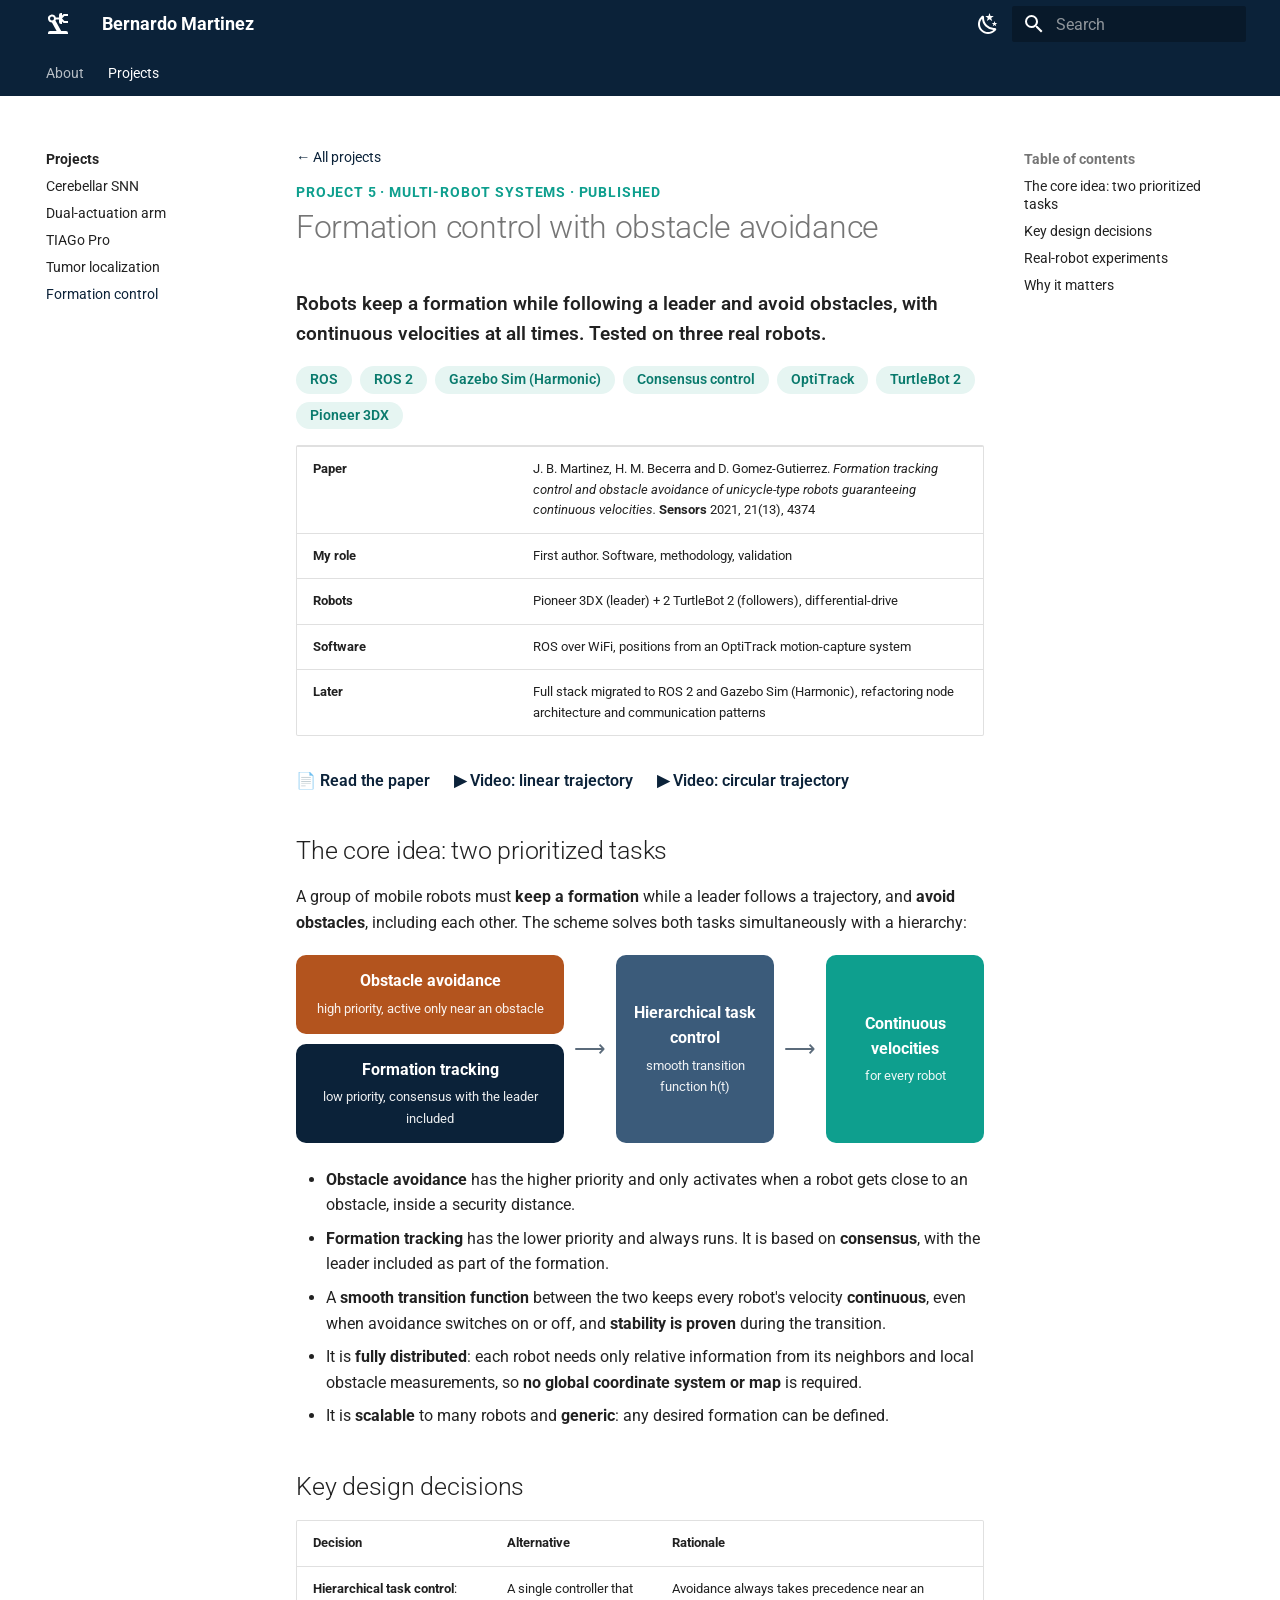
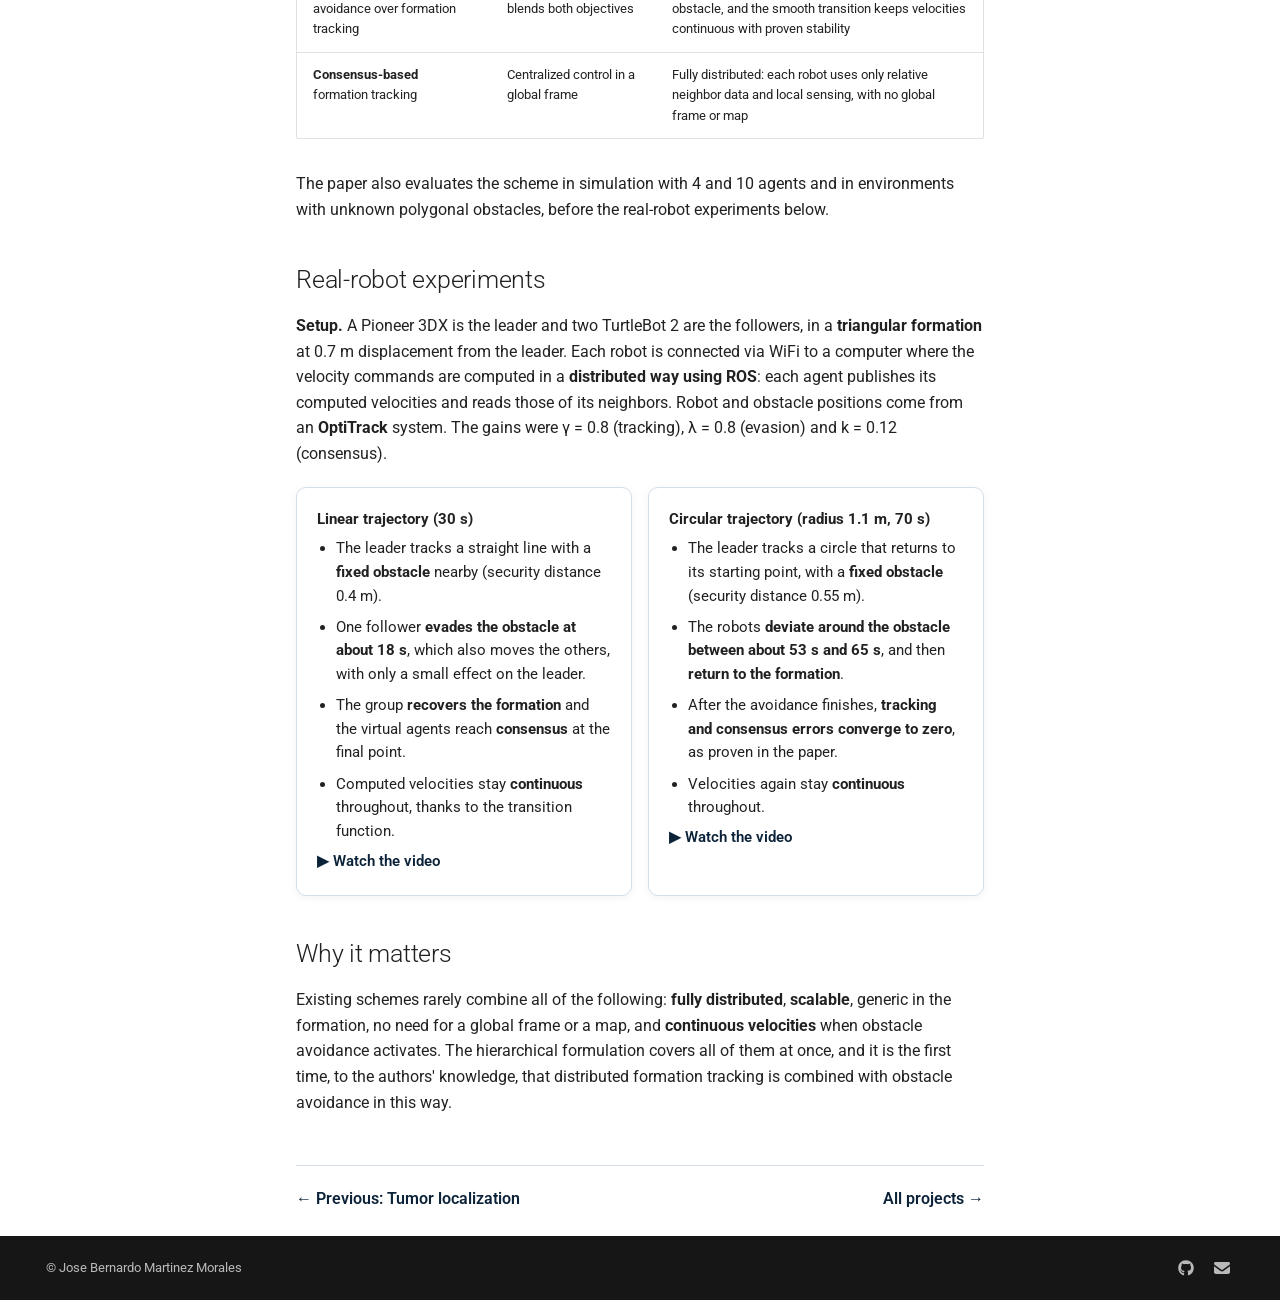
<file: projects/formation-control/index.html>
<!doctype html>
<html lang="en" class="no-js">
  <head>
    
      <meta charset="utf-8">
      <meta name="viewport" content="width=device-width,initial-scale=1">
      
        <meta name="description" content="Robotics software engineer. Sim-to-real, real-time torque control, ROS 2, neuro-inspired control.">
      
      
        <meta name="author" content="Jose Bernardo Martinez Morales">
      
      
        <link rel="canonical" href="https://bernou95.github.io/projects/formation-control/">
      
      
        <link rel="prev" href="../tumor-localization/">
      
      
      
        
      
      
      <link rel="icon" href="../../assets/images/favicon.png">
      <meta name="generator" content="mkdocs-1.6.1, mkdocs-material-9.7.7">
    
    
      
        <title>Formation control - Bernardo Martinez</title>
      
    
    
      <link rel="stylesheet" href="../../assets/stylesheets/main.ec1eaa64.min.css">
      
        
        <link rel="stylesheet" href="../../assets/stylesheets/palette.ab4e12ef.min.css">
      
      


    
    
      
    
    
      
        
        
        <link rel="preconnect" href="https://fonts.gstatic.com" crossorigin>
        <link rel="stylesheet" href="https://fonts.googleapis.com/css?family=Roboto:300,300i,400,400i,700,700i%7CRoboto+Mono:400,400i,700,700i&display=fallback">
        <style>:root{--md-text-font:"Roboto";--md-code-font:"Roboto Mono"}</style>
      
    
    
      <link rel="stylesheet" href="../../stylesheets/extra.css">
    
    <script>__md_scope=new URL("../..",location),__md_hash=e=>[...e].reduce(((e,_)=>(e<<5)-e+_.charCodeAt(0)),0),__md_get=(e,_=localStorage,t=__md_scope)=>JSON.parse(_.getItem(t.pathname+"."+e)),__md_set=(e,_,t=localStorage,a=__md_scope)=>{try{t.setItem(a.pathname+"."+e,JSON.stringify(_))}catch(e){}}</script>
    
      

    
    
  </head>
  
  
    
    
      
    
    
    
    
    <body dir="ltr" data-md-color-scheme="default" data-md-color-primary="custom" data-md-color-accent="custom">
  
    
    <input class="md-toggle" data-md-toggle="drawer" type="checkbox" id="__drawer" autocomplete="off">
    <input class="md-toggle" data-md-toggle="search" type="checkbox" id="__search" autocomplete="off">
    <label class="md-overlay" for="__drawer"></label>
    <div data-md-component="skip">
      
        
        <a href="#formation-control-with-obstacle-avoidance" class="md-skip">
          Skip to content
        </a>
      
    </div>
    <div data-md-component="announce">
      
    </div>
    
    
      

<header class="md-header" data-md-component="header">
  <nav class="md-header__inner md-grid" aria-label="Header">
    <a href="../.." title="Bernardo Martinez" class="md-header__button md-logo" aria-label="Bernardo Martinez" data-md-component="logo">
      
  
  <svg xmlns="http://www.w3.org/2000/svg" viewBox="0 0 24 24"><path d="M18.41 4 16 6.41v.18L18.41 9H22v2h-4.41L16 9.41V12h-1a2 2 0 0 1-2-2V7.5H9.86c-.09.37-.24.72-.44 1.05L15.18 19H20a2 2 0 0 1 2 2v1H2v-1a2 2 0 0 1 2-2h6.61l-4.69-8.5a4.006 4.006 0 0 1-3.81-3A4 4 0 0 1 5 2.63c2.13-.55 4.31.73 4.86 2.87H13V3a2 2 0 0 1 2-2h1v2.59L17.59 2H22v2zM6 4.5a2 2 0 0 0-2 2 2 2 0 0 0 2 2 2 2 0 0 0 2-2 2 2 0 0 0-2-2"/></svg>

    </a>
    <label class="md-header__button md-icon" for="__drawer">
      
      <svg xmlns="http://www.w3.org/2000/svg" viewBox="0 0 24 24"><path d="M3 6h18v2H3zm0 5h18v2H3zm0 5h18v2H3z"/></svg>
    </label>
    <div class="md-header__title" data-md-component="header-title">
      <div class="md-header__ellipsis">
        <div class="md-header__topic">
          <span class="md-ellipsis">
            Bernardo Martinez
          </span>
        </div>
        <div class="md-header__topic" data-md-component="header-topic">
          <span class="md-ellipsis">
            
              Formation control
            
          </span>
        </div>
      </div>
    </div>
    
      
        <form class="md-header__option" data-md-component="palette">
  
    
    
    
    <input class="md-option" data-md-color-media="(prefers-color-scheme: light)" data-md-color-scheme="default" data-md-color-primary="custom" data-md-color-accent="custom"  aria-label="Switch to dark mode"  type="radio" name="__palette" id="__palette_0">
    
      <label class="md-header__button md-icon" title="Switch to dark mode" for="__palette_1" hidden>
        <svg xmlns="http://www.w3.org/2000/svg" viewBox="0 0 24 24"><path d="m17.75 4.09-2.53 1.94.91 3.06-2.63-1.81-2.63 1.81.91-3.06-2.53-1.94L12.44 4l1.06-3 1.06 3zm3.5 6.91-1.64 1.25.59 1.98-1.7-1.17-1.7 1.17.59-1.98L15.75 11l2.06-.05L18.5 9l.69 1.95zm-2.28 4.95c.83-.08 1.72 1.1 1.19 1.85-.32.45-.66.87-1.08 1.27C15.17 23 8.84 23 4.94 19.07c-3.91-3.9-3.91-10.24 0-14.14.4-.4.82-.76 1.27-1.08.75-.53 1.93.36 1.85 1.19-.27 2.86.69 5.83 2.89 8.02a9.96 9.96 0 0 0 8.02 2.89m-1.64 2.02a12.08 12.08 0 0 1-7.8-3.47c-2.17-2.19-3.33-5-3.49-7.82-2.81 3.14-2.7 7.96.31 10.98 3.02 3.01 7.84 3.12 10.98.31"/></svg>
      </label>
    
  
    
    
    
    <input class="md-option" data-md-color-media="(prefers-color-scheme: dark)" data-md-color-scheme="slate" data-md-color-primary="custom" data-md-color-accent="custom"  aria-label="Switch to light mode"  type="radio" name="__palette" id="__palette_1">
    
      <label class="md-header__button md-icon" title="Switch to light mode" for="__palette_0" hidden>
        <svg xmlns="http://www.w3.org/2000/svg" viewBox="0 0 24 24"><path d="M12 7a5 5 0 0 1 5 5 5 5 0 0 1-5 5 5 5 0 0 1-5-5 5 5 0 0 1 5-5m0 2a3 3 0 0 0-3 3 3 3 0 0 0 3 3 3 3 0 0 0 3-3 3 3 0 0 0-3-3m0-7 2.39 3.42C13.65 5.15 12.84 5 12 5s-1.65.15-2.39.42zM3.34 7l4.16-.35A7.2 7.2 0 0 0 5.94 8.5c-.44.74-.69 1.5-.83 2.29zm.02 10 1.76-3.77a7.131 7.131 0 0 0 2.38 4.14zM20.65 7l-1.77 3.79a7.02 7.02 0 0 0-2.38-4.15zm-.01 10-4.14.36c.59-.51 1.12-1.14 1.54-1.86.42-.73.69-1.5.83-2.29zM12 22l-2.41-3.44c.74.27 1.55.44 2.41.44.82 0 1.63-.17 2.37-.44z"/></svg>
      </label>
    
  
</form>
      
    
    
      <script>var palette=__md_get("__palette");if(palette&&palette.color){if("(prefers-color-scheme)"===palette.color.media){var media=matchMedia("(prefers-color-scheme: light)"),input=document.querySelector(media.matches?"[data-md-color-media='(prefers-color-scheme: light)']":"[data-md-color-media='(prefers-color-scheme: dark)']");palette.color.media=input.getAttribute("data-md-color-media"),palette.color.scheme=input.getAttribute("data-md-color-scheme"),palette.color.primary=input.getAttribute("data-md-color-primary"),palette.color.accent=input.getAttribute("data-md-color-accent")}for(var[key,value]of Object.entries(palette.color))document.body.setAttribute("data-md-color-"+key,value)}</script>
    
    
    
      
      
        <label class="md-header__button md-icon" for="__search">
          
          <svg xmlns="http://www.w3.org/2000/svg" viewBox="0 0 24 24"><path d="M9.5 3A6.5 6.5 0 0 1 16 9.5c0 1.61-.59 3.09-1.56 4.23l.27.27h.79l5 5-1.5 1.5-5-5v-.79l-.27-.27A6.52 6.52 0 0 1 9.5 16 6.5 6.5 0 0 1 3 9.5 6.5 6.5 0 0 1 9.5 3m0 2C7 5 5 7 5 9.5S7 14 9.5 14 14 12 14 9.5 12 5 9.5 5"/></svg>
        </label>
        <div class="md-search" data-md-component="search" role="dialog">
  <label class="md-search__overlay" for="__search"></label>
  <div class="md-search__inner" role="search">
    <form class="md-search__form" name="search">
      <input type="text" class="md-search__input" name="query" aria-label="Search" placeholder="Search" autocapitalize="off" autocorrect="off" autocomplete="off" spellcheck="false" data-md-component="search-query" required>
      <label class="md-search__icon md-icon" for="__search">
        
        <svg xmlns="http://www.w3.org/2000/svg" viewBox="0 0 24 24"><path d="M9.5 3A6.5 6.5 0 0 1 16 9.5c0 1.61-.59 3.09-1.56 4.23l.27.27h.79l5 5-1.5 1.5-5-5v-.79l-.27-.27A6.52 6.52 0 0 1 9.5 16 6.5 6.5 0 0 1 3 9.5 6.5 6.5 0 0 1 9.5 3m0 2C7 5 5 7 5 9.5S7 14 9.5 14 14 12 14 9.5 12 5 9.5 5"/></svg>
        
        <svg xmlns="http://www.w3.org/2000/svg" viewBox="0 0 24 24"><path d="M20 11v2H8l5.5 5.5-1.42 1.42L4.16 12l7.92-7.92L13.5 5.5 8 11z"/></svg>
      </label>
      <nav class="md-search__options" aria-label="Search">
        
        <button type="reset" class="md-search__icon md-icon" title="Clear" aria-label="Clear" tabindex="-1">
          
          <svg xmlns="http://www.w3.org/2000/svg" viewBox="0 0 24 24"><path d="M19 6.41 17.59 5 12 10.59 6.41 5 5 6.41 10.59 12 5 17.59 6.41 19 12 13.41 17.59 19 19 17.59 13.41 12z"/></svg>
        </button>
      </nav>
      
    </form>
    <div class="md-search__output">
      <div class="md-search__scrollwrap" tabindex="0" data-md-scrollfix>
        <div class="md-search-result" data-md-component="search-result">
          <div class="md-search-result__meta">
            Initializing search
          </div>
          <ol class="md-search-result__list" role="presentation"></ol>
        </div>
      </div>
    </div>
  </div>
</div>
      
    
    
  </nav>
  
</header>
    
    <div class="md-container" data-md-component="container">
      
      
        
          
            
<nav class="md-tabs" aria-label="Tabs" data-md-component="tabs">
  <div class="md-grid">
    <ul class="md-tabs__list">
      
        
  
  
  
  
    <li class="md-tabs__item">
      <a href="../.." class="md-tabs__link">
        
  
  
    
  
  About

      </a>
    </li>
  

      
        
  
  
  
    
  
  
    
    
      <li class="md-tabs__item md-tabs__item--active">
        <a href="../" class="md-tabs__link">
          
  
  
    
  
  Projects

        </a>
      </li>
    
  

      
    </ul>
  </div>
</nav>
          
        
      
      <main class="md-main" data-md-component="main">
        <div class="md-main__inner md-grid">
          
            
              
              <div class="md-sidebar md-sidebar--primary" data-md-component="sidebar" data-md-type="navigation" >
                <div class="md-sidebar__scrollwrap">
                  <div class="md-sidebar__inner">
                    


  


<nav class="md-nav md-nav--primary md-nav--lifted" aria-label="Navigation" data-md-level="0">
  <label class="md-nav__title" for="__drawer">
    <a href="../.." title="Bernardo Martinez" class="md-nav__button md-logo" aria-label="Bernardo Martinez" data-md-component="logo">
      
  
  <svg xmlns="http://www.w3.org/2000/svg" viewBox="0 0 24 24"><path d="M18.41 4 16 6.41v.18L18.41 9H22v2h-4.41L16 9.41V12h-1a2 2 0 0 1-2-2V7.5H9.86c-.09.37-.24.72-.44 1.05L15.18 19H20a2 2 0 0 1 2 2v1H2v-1a2 2 0 0 1 2-2h6.61l-4.69-8.5a4.006 4.006 0 0 1-3.81-3A4 4 0 0 1 5 2.63c2.13-.55 4.31.73 4.86 2.87H13V3a2 2 0 0 1 2-2h1v2.59L17.59 2H22v2zM6 4.5a2 2 0 0 0-2 2 2 2 0 0 0 2 2 2 2 0 0 0 2-2 2 2 0 0 0-2-2"/></svg>

    </a>
    Bernardo Martinez
  </label>
  
  <ul class="md-nav__list" data-md-scrollfix>
    
      
      
  
  
  
  
    <li class="md-nav__item">
      <a href="../.." class="md-nav__link">
        
  
  
  <span class="md-ellipsis">
    
  
    About
  

    
  </span>
  
  

      </a>
    </li>
  

    
      
      
  
  
    
  
  
  
    
    
      
        
          
        
      
        
      
        
      
        
      
        
      
        
      
    
    
    
      
        
        
      
      
    
    
    <li class="md-nav__item md-nav__item--active md-nav__item--section md-nav__item--nested">
      
        
        
        <input class="md-nav__toggle md-toggle " type="checkbox" id="__nav_2" checked>
        
          
          <div class="md-nav__link md-nav__container">
            <a href="../" class="md-nav__link ">
              
  
  
  <span class="md-ellipsis">
    
  
    Projects
  

    
  </span>
  
  

            </a>
            
              
              <label class="md-nav__link " for="__nav_2" id="__nav_2_label" tabindex="">
                <span class="md-nav__icon md-icon"></span>
              </label>
            
          </div>
        
        <nav class="md-nav" data-md-level="1" aria-labelledby="__nav_2_label" aria-expanded="true">
          <label class="md-nav__title" for="__nav_2">
            <span class="md-nav__icon md-icon"></span>
            
  
    Projects
  

          </label>
          <ul class="md-nav__list" data-md-scrollfix>
            
              
            
              
                
  
  
  
  
    <li class="md-nav__item">
      <a href="../cerebellar-snn/" class="md-nav__link">
        
  
  
  <span class="md-ellipsis">
    
  
    Cerebellar SNN
  

    
  </span>
  
  

      </a>
    </li>
  

              
            
              
                
  
  
  
  
    <li class="md-nav__item">
      <a href="../dual-actuation-arm/" class="md-nav__link">
        
  
  
  <span class="md-ellipsis">
    
  
    Dual-actuation arm
  

    
  </span>
  
  

      </a>
    </li>
  

              
            
              
                
  
  
  
  
    <li class="md-nav__item">
      <a href="../tiago-pro/" class="md-nav__link">
        
  
  
  <span class="md-ellipsis">
    
  
    TIAGo Pro
  

    
  </span>
  
  

      </a>
    </li>
  

              
            
              
                
  
  
  
  
    <li class="md-nav__item">
      <a href="../tumor-localization/" class="md-nav__link">
        
  
  
  <span class="md-ellipsis">
    
  
    Tumor localization
  

    
  </span>
  
  

      </a>
    </li>
  

              
            
              
                
  
  
    
  
  
  
    <li class="md-nav__item md-nav__item--active">
      
      <input class="md-nav__toggle md-toggle" type="checkbox" id="__toc">
      
      
        
      
      
        <label class="md-nav__link md-nav__link--active" for="__toc">
          
  
  
  <span class="md-ellipsis">
    
  
    Formation control
  

    
  </span>
  
  

          <span class="md-nav__icon md-icon"></span>
        </label>
      
      <a href="./" class="md-nav__link md-nav__link--active">
        
  
  
  <span class="md-ellipsis">
    
  
    Formation control
  

    
  </span>
  
  

      </a>
      
        

<nav class="md-nav md-nav--secondary" aria-label="Table of contents">
  
  
  
    
  
  
    <label class="md-nav__title" for="__toc">
      <span class="md-nav__icon md-icon"></span>
      Table of contents
    </label>
    <ul class="md-nav__list" data-md-component="toc" data-md-scrollfix>
      
        <li class="md-nav__item">
  <a href="#the-core-idea-two-prioritized-tasks" class="md-nav__link">
    <span class="md-ellipsis">
      
        The core idea: two prioritized tasks
      
    </span>
  </a>
  
</li>
      
        <li class="md-nav__item">
  <a href="#key-design-decisions" class="md-nav__link">
    <span class="md-ellipsis">
      
        Key design decisions
      
    </span>
  </a>
  
</li>
      
        <li class="md-nav__item">
  <a href="#real-robot-experiments" class="md-nav__link">
    <span class="md-ellipsis">
      
        Real-robot experiments
      
    </span>
  </a>
  
</li>
      
        <li class="md-nav__item">
  <a href="#why-it-matters" class="md-nav__link">
    <span class="md-ellipsis">
      
        Why it matters
      
    </span>
  </a>
  
</li>
      
    </ul>
  
</nav>
      
    </li>
  

              
            
          </ul>
        </nav>
      
    </li>
  

    
  </ul>
</nav>
                  </div>
                </div>
              </div>
            
            
              
              <div class="md-sidebar md-sidebar--secondary" data-md-component="sidebar" data-md-type="toc" >
                <div class="md-sidebar__scrollwrap">
                  <div class="md-sidebar__inner">
                    

<nav class="md-nav md-nav--secondary" aria-label="Table of contents">
  
  
  
    
  
  
    <label class="md-nav__title" for="__toc">
      <span class="md-nav__icon md-icon"></span>
      Table of contents
    </label>
    <ul class="md-nav__list" data-md-component="toc" data-md-scrollfix>
      
        <li class="md-nav__item">
  <a href="#the-core-idea-two-prioritized-tasks" class="md-nav__link">
    <span class="md-ellipsis">
      
        The core idea: two prioritized tasks
      
    </span>
  </a>
  
</li>
      
        <li class="md-nav__item">
  <a href="#key-design-decisions" class="md-nav__link">
    <span class="md-ellipsis">
      
        Key design decisions
      
    </span>
  </a>
  
</li>
      
        <li class="md-nav__item">
  <a href="#real-robot-experiments" class="md-nav__link">
    <span class="md-ellipsis">
      
        Real-robot experiments
      
    </span>
  </a>
  
</li>
      
        <li class="md-nav__item">
  <a href="#why-it-matters" class="md-nav__link">
    <span class="md-ellipsis">
      
        Why it matters
      
    </span>
  </a>
  
</li>
      
    </ul>
  
</nav>
                  </div>
                </div>
              </div>
            
          
          
            <div class="md-content" data-md-component="content">
              
              <article class="md-content__inner md-typeset">
                
                  



<p class="backlink"><a href="../">← All projects</a></p>
<p class="kicker-top">Project 5 · Multi-robot systems · Published</p>

<h1 id="formation-control-with-obstacle-avoidance">Formation control with obstacle avoidance</h1>
<p class="lede">Robots keep a formation while following a leader and avoid obstacles, with continuous velocities at all times. Tested on three real robots.</p>

<div class="chips"><span>ROS</span><span>ROS 2</span><span>Gazebo Sim (Harmonic)</span><span>Consensus control</span><span>OptiTrack</span><span>TurtleBot 2</span><span>Pioneer 3DX</span></div>

<div class="facts">
<table>
<thead>
<tr>
<th></th>
<th></th>
</tr>
</thead>
<tbody>
<tr>
<td><strong>Paper</strong></td>
<td>J. B. Martinez, H. M. Becerra and D. Gomez-Gutierrez. <em>Formation tracking control and obstacle avoidance of unicycle-type robots guaranteeing continuous velocities.</em> <strong>Sensors</strong> 2021, 21(13), 4374</td>
</tr>
<tr>
<td><strong>My role</strong></td>
<td>First author. Software, methodology, validation</td>
</tr>
<tr>
<td><strong>Robots</strong></td>
<td>Pioneer 3DX (leader) + 2 TurtleBot 2 (followers), differential-drive</td>
</tr>
<tr>
<td><strong>Software</strong></td>
<td>ROS over WiFi, positions from an OptiTrack motion-capture system</td>
</tr>
<tr>
<td><strong>Later</strong></td>
<td>Full stack migrated to ROS 2 and Gazebo Sim (Harmonic), refactoring node architecture and communication patterns</td>
</tr>
</tbody>
</table>
</div>
<p class="links">
<a href="https://www.mdpi.com/1424-8220/21/13/4374">📄 Read the paper</a>
<a href="https://drive.google.com/file/d/1RVNe52Gh6gmc2AtGyeuERfKY54dixHz-/view">▶ Video: linear trajectory</a>
<a href="https://drive.google.com/file/d/1bJZBO7dByTipDryC0XqHJurHE4f-d_i1/view?usp=sharing">▶ Video: circular trajectory</a>
</p>

<h2 id="the-core-idea-two-prioritized-tasks">The core idea: two prioritized tasks</h2>
<p>A group of mobile robots must <strong>keep a formation</strong> while a leader follows a trajectory, and <strong>avoid obstacles</strong>, including each other. The scheme solves both tasks simultaneously with a hierarchy:</p>
<div class="flow">
<div class="col">
<div class="node rust">Obstacle avoidance<small>high priority, active only near an obstacle</small></div>
<div class="node navy">Formation tracking<small>low priority, consensus with the leader included</small></div>
</div>
<div class="arr">⟶</div>
<div class="node slate">Hierarchical task control<small>smooth transition function h(t)</small></div>
<div class="arr">⟶</div>
<div class="node teal">Continuous velocities<small>for every robot</small></div>
</div>

<ul>
<li><strong>Obstacle avoidance</strong> has the higher priority and only activates when a robot gets close to an obstacle, inside a security distance.</li>
<li><strong>Formation tracking</strong> has the lower priority and always runs. It is based on <strong>consensus</strong>, with the leader included as part of the formation.</li>
<li>A <strong>smooth transition function</strong> between the two keeps every robot's velocity <strong>continuous</strong>, even when avoidance switches on or off, and <strong>stability is proven</strong> during the transition.</li>
<li>It is <strong>fully distributed</strong>: each robot needs only relative information from its neighbors and local obstacle measurements, so <strong>no global coordinate system or map</strong> is required.</li>
<li>It is <strong>scalable</strong> to many robots and <strong>generic</strong>: any desired formation can be defined.</li>
</ul>
<h2 id="key-design-decisions">Key design decisions</h2>
<table>
<thead>
<tr>
<th>Decision</th>
<th>Alternative</th>
<th>Rationale</th>
</tr>
</thead>
<tbody>
<tr>
<td><strong>Hierarchical task control</strong>: avoidance over formation tracking</td>
<td>A single controller that blends both objectives</td>
<td>Avoidance always takes precedence near an obstacle, and the smooth transition keeps velocities continuous with proven stability</td>
</tr>
<tr>
<td><strong>Consensus-based</strong> formation tracking</td>
<td>Centralized control in a global frame</td>
<td>Fully distributed: each robot uses only relative neighbor data and local sensing, with no global frame or map</td>
</tr>
</tbody>
</table>
<p>The paper also evaluates the scheme in simulation with 4 and 10 agents and in environments with unknown polygonal obstacles, before the real-robot experiments below.</p>
<h2 id="real-robot-experiments">Real-robot experiments</h2>
<p><strong>Setup.</strong> A Pioneer 3DX is the leader and two TurtleBot 2 are the followers, in a <strong>triangular formation</strong> at 0.7 m displacement from the leader. Each robot is connected via WiFi to a computer where the velocity commands are computed in a <strong>distributed way using ROS</strong>: each agent publishes its computed velocities and reads those of its neighbors. Robot and obstacle positions come from an <strong>OptiTrack</strong> system. The gains were γ = 0.8 (tracking), λ = 0.8 (evasion) and k = 0.12 (consensus).</p>
<div class="cols2">
<div class="card">
<p class="ctitle">Linear trajectory (30 s)</p>
<ul>
<li>The leader tracks a straight line with a <strong>fixed obstacle</strong> nearby (security distance 0.4 m).</li>
<li>One follower <strong>evades the obstacle at about 18 s</strong>, which also moves the others, with only a small effect on the leader.</li>
<li>The group <strong>recovers the formation</strong> and the virtual agents reach <strong>consensus</strong> at the final point.</li>
<li>Computed velocities stay <strong>continuous</strong> throughout, thanks to the transition function.</li>
</ul>
<p class="links"><a href="https://drive.google.com/file/d/1RVNe52Gh6gmc2AtGyeuERfKY54dixHz-/view">▶ Watch the video</a></p>
</div>
<div class="card">
<p class="ctitle">Circular trajectory (radius 1.1 m, 70 s)</p>
<ul>
<li>The leader tracks a circle that returns to its starting point, with a <strong>fixed obstacle</strong> (security distance 0.55 m).</li>
<li>The robots <strong>deviate around the obstacle between about 53 s and 65 s</strong>, and then <strong>return to the formation</strong>.</li>
<li>After the avoidance finishes, <strong>tracking and consensus errors converge to zero</strong>, as proven in the paper.</li>
<li>Velocities again stay <strong>continuous</strong> throughout.</li>
</ul>
<p class="links"><a href="https://drive.google.com/file/d/1bJZBO7dByTipDryC0XqHJurHE4f-d_i1/view?usp=sharing">▶ Watch the video</a></p>
</div>
</div>
<h2 id="why-it-matters">Why it matters</h2>
<p>Existing schemes rarely combine all of the following: <strong>fully distributed</strong>, <strong>scalable</strong>, generic in the formation, no need for a global frame or a map, and <strong>continuous velocities</strong> when obstacle avoidance activates. The hierarchical formulation covers all of them at once, and it is the first time, to the authors' knowledge, that distributed formation tracking is combined with obstacle avoidance in this way.</p>
<div class="nextlink"><a href="../tumor-localization/">← Previous: Tumor localization</a><a href="../">All projects →</a></div>







  
  






                
              </article>
            </div>
          
          
<script>var target=document.getElementById(location.hash.slice(1));target&&target.name&&(target.checked=target.name.startsWith("__tabbed_"))</script>
        </div>
        
          <button type="button" class="md-top md-icon" data-md-component="top" hidden>
  
  <svg xmlns="http://www.w3.org/2000/svg" viewBox="0 0 24 24"><path d="M13 20h-2V8l-5.5 5.5-1.42-1.42L12 4.16l7.92 7.92-1.42 1.42L13 8z"/></svg>
  Back to top
</button>
        
      </main>
      
        <footer class="md-footer">
  
  <div class="md-footer-meta md-typeset">
    <div class="md-footer-meta__inner md-grid">
      <div class="md-copyright">
  
    <div class="md-copyright__highlight">
      © Jose Bernardo Martinez Morales
    </div>
  
  
</div>
      
        
<div class="md-social">
  
    
    
    
    
      
      
    
    <a href="https://github.com/Bernou95" target="_blank" rel="noopener" title="github.com" class="md-social__link">
      <svg xmlns="http://www.w3.org/2000/svg" viewBox="0 0 512 512"><!--! Font Awesome Free 7.1.0 by @fontawesome - https://fontawesome.com License - https://fontawesome.com/license/free (Icons: CC BY 4.0, Fonts: SIL OFL 1.1, Code: MIT License) Copyright 2025 Fonticons, Inc.--><path d="M173.9 397.4c0 2-2.3 3.6-5.2 3.6-3.3.3-5.6-1.3-5.6-3.6 0-2 2.3-3.6 5.2-3.6 3-.3 5.6 1.3 5.6 3.6m-31.1-4.5c-.7 2 1.3 4.3 4.3 4.9 2.6 1 5.6 0 6.2-2s-1.3-4.3-4.3-5.2c-2.6-.7-5.5.3-6.2 2.3m44.2-1.7c-2.9.7-4.9 2.6-4.6 4.9.3 2 2.9 3.3 5.9 2.6 2.9-.7 4.9-2.6 4.6-4.6-.3-1.9-3-3.2-5.9-2.9M252.8 8C114.1 8 8 113.3 8 252c0 110.9 69.8 205.8 169.5 239.2 12.8 2.3 17.3-5.6 17.3-12.1 0-6.2-.3-40.4-.3-61.4 0 0-70 15-84.7-29.8 0 0-11.4-29.1-27.8-36.6 0 0-22.9-15.7 1.6-15.4 0 0 24.9 2 38.6 25.8 21.9 38.6 58.6 27.5 72.9 20.9 2.3-16 8.8-27.1 16-33.7-55.9-6.2-112.3-14.3-112.3-110.5 0-27.5 7.6-41.3 23.6-58.9-2.6-6.5-11.1-33.3 2.6-67.9 20.9-6.5 69 27 69 27 20-5.6 41.5-8.5 62.8-8.5s42.8 2.9 62.8 8.5c0 0 48.1-33.6 69-27 13.7 34.7 5.2 61.4 2.6 67.9 16 17.7 25.8 31.5 25.8 58.9 0 96.5-58.9 104.2-114.8 110.5 9.2 7.9 17 22.9 17 46.4 0 33.7-.3 75.4-.3 83.6 0 6.5 4.6 14.4 17.3 12.1C436.2 457.8 504 362.9 504 252 504 113.3 391.5 8 252.8 8M105.2 352.9c-1.3 1-1 3.3.7 5.2 1.6 1.6 3.9 2.3 5.2 1 1.3-1 1-3.3-.7-5.2-1.6-1.6-3.9-2.3-5.2-1m-10.8-8.1c-.7 1.3.3 2.9 2.3 3.9 1.6 1 3.6.7 4.3-.7.7-1.3-.3-2.9-2.3-3.9-2-.6-3.6-.3-4.3.7m32.4 35.6c-1.6 1.3-1 4.3 1.3 6.2 2.3 2.3 5.2 2.6 6.5 1 1.3-1.3.7-4.3-1.3-6.2-2.2-2.3-5.2-2.6-6.5-1m-11.4-14.7c-1.6 1-1.6 3.6 0 5.9s4.3 3.3 5.6 2.3c1.6-1.3 1.6-3.9 0-6.2-1.4-2.3-4-3.3-5.6-2"/></svg>
    </a>
  
    
    
    
    
    <a href="mailto:jbernardo.mtzm@outlook.com" target="_blank" rel="noopener" title="" class="md-social__link">
      <svg xmlns="http://www.w3.org/2000/svg" viewBox="0 0 512 512"><!--! Font Awesome Free 7.1.0 by @fontawesome - https://fontawesome.com License - https://fontawesome.com/license/free (Icons: CC BY 4.0, Fonts: SIL OFL 1.1, Code: MIT License) Copyright 2025 Fonticons, Inc.--><path d="M48 64C21.5 64 0 85.5 0 112c0 15.1 7.1 29.3 19.2 38.4l208 156a48 48 0 0 0 57.6 0l208-156c12.1-9.1 19.2-23.3 19.2-38.4 0-26.5-21.5-48-48-48zM0 196v188c0 35.3 28.7 64 64 64h384c35.3 0 64-28.7 64-64V196L313.6 344.8c-34.1 25.6-81.1 25.6-115.2 0z"/></svg>
    </a>
  
</div>
      
    </div>
  </div>
</footer>
      
    </div>
    <div class="md-dialog" data-md-component="dialog">
      <div class="md-dialog__inner md-typeset"></div>
    </div>
    
    
    
      
      
      <script id="__config" type="application/json">{"annotate": null, "base": "../..", "features": ["navigation.tabs", "navigation.indexes", "navigation.top", "toc.follow"], "search": "../../assets/javascripts/workers/search.2c215733.min.js", "tags": null, "translations": {"clipboard.copied": "Copied to clipboard", "clipboard.copy": "Copy to clipboard", "search.result.more.one": "1 more on this page", "search.result.more.other": "# more on this page", "search.result.none": "No matching documents", "search.result.one": "1 matching document", "search.result.other": "# matching documents", "search.result.placeholder": "Type to start searching", "search.result.term.missing": "Missing", "select.version": "Select version"}, "version": null}</script>
    
    
      <script src="../../assets/javascripts/bundle.d7400e89.min.js"></script>
      
    
  </body>
</html>
</file>
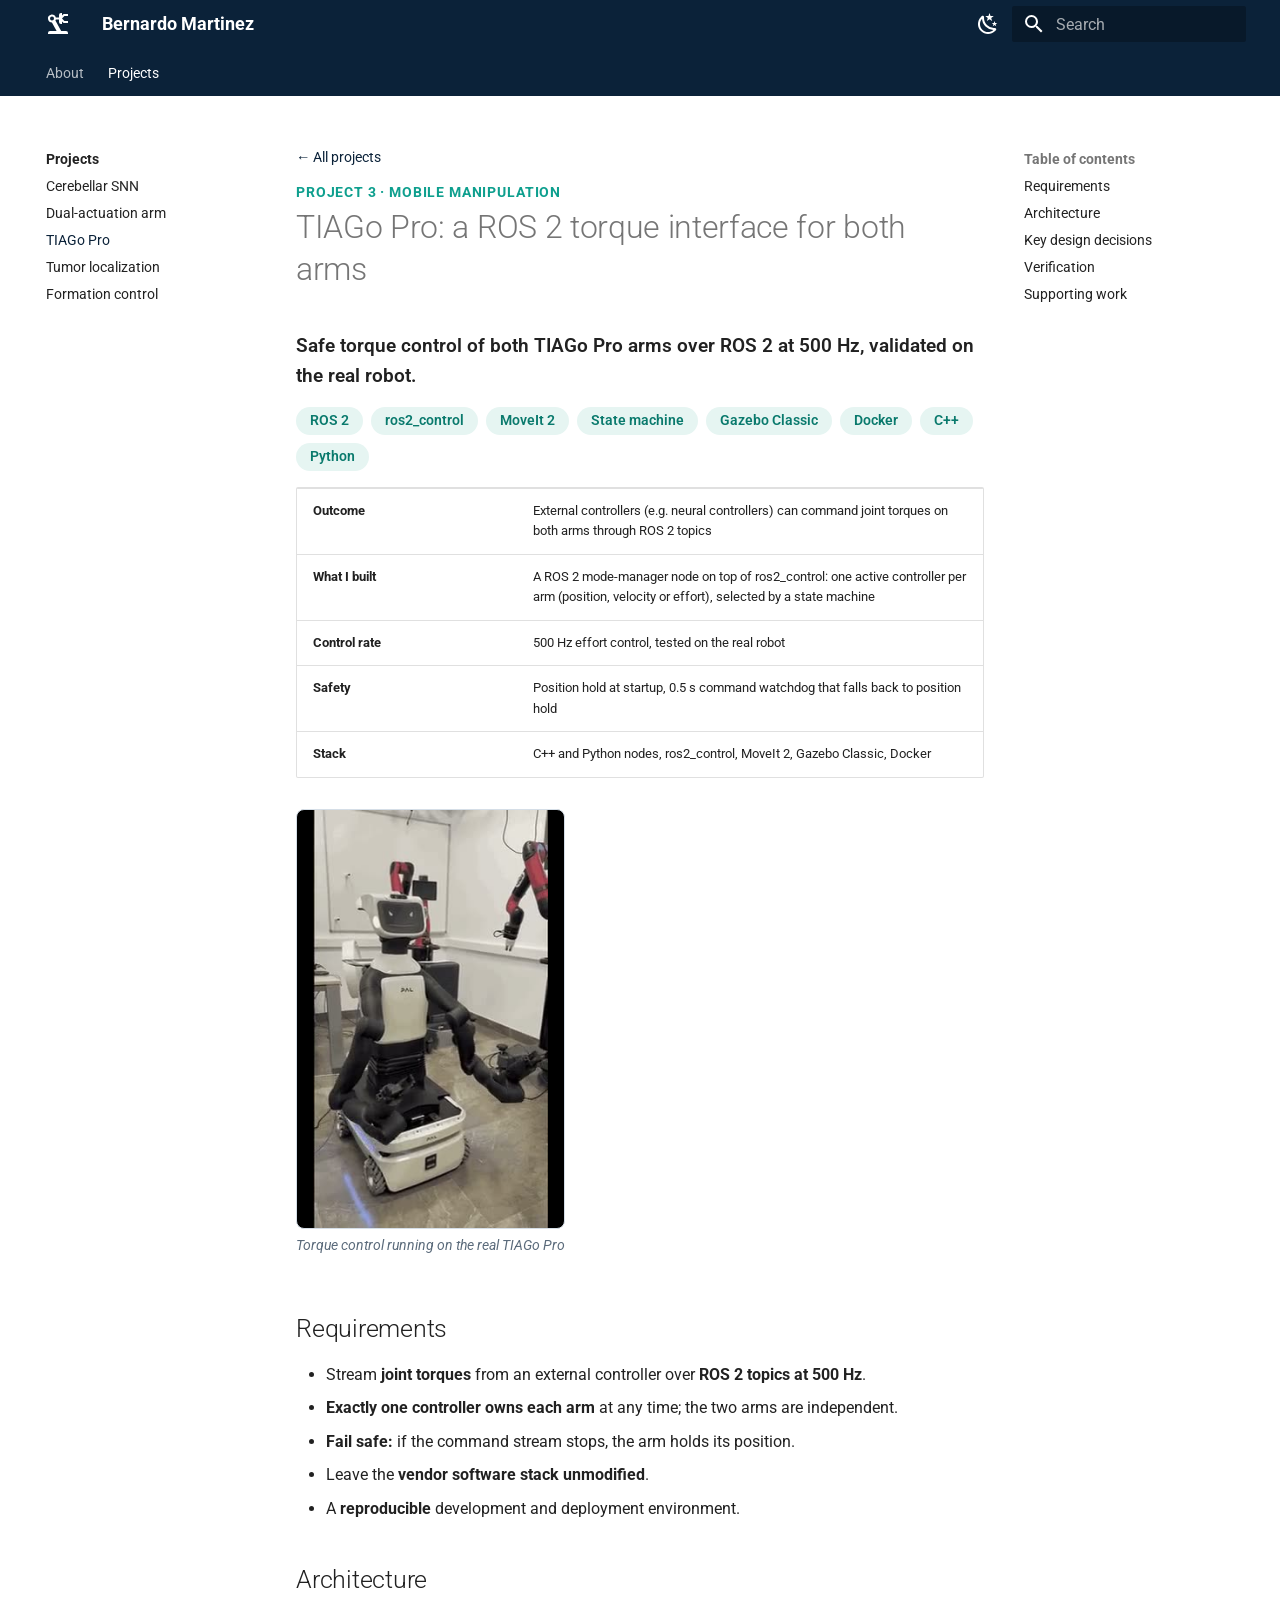
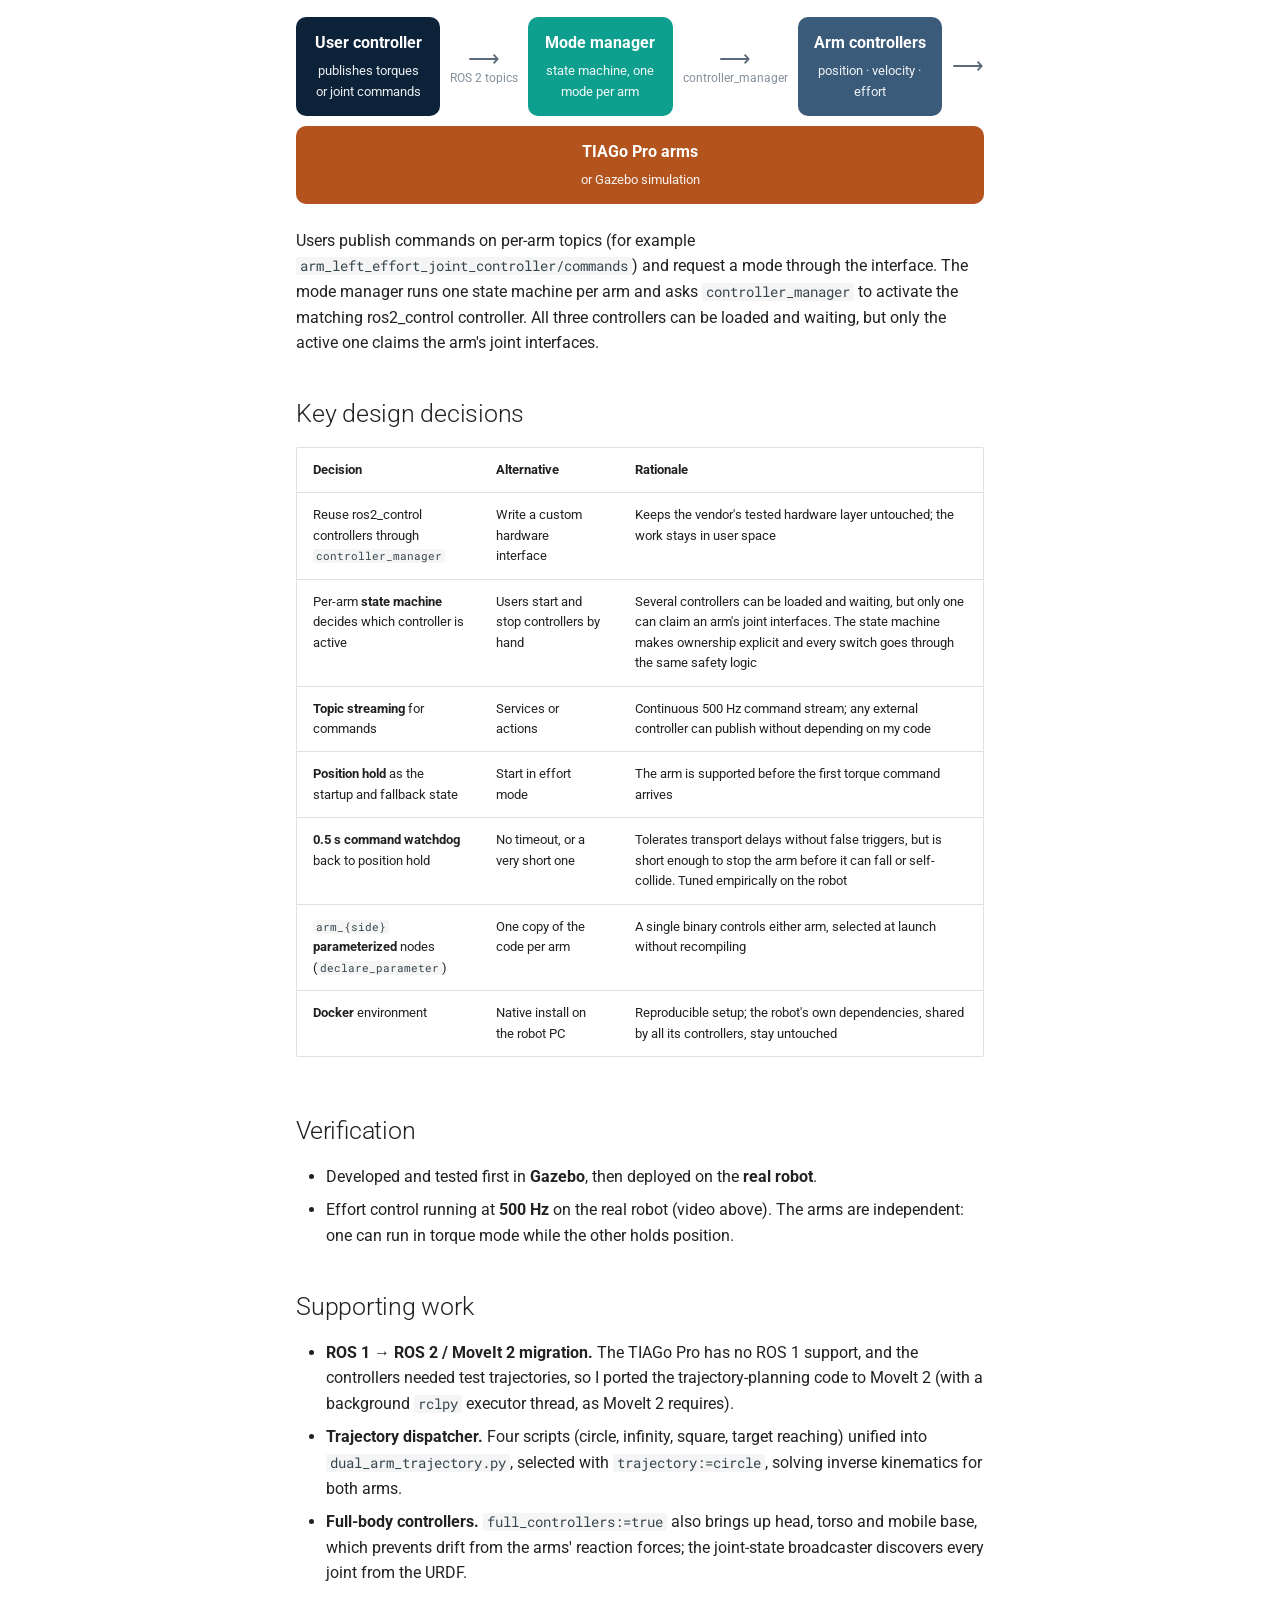
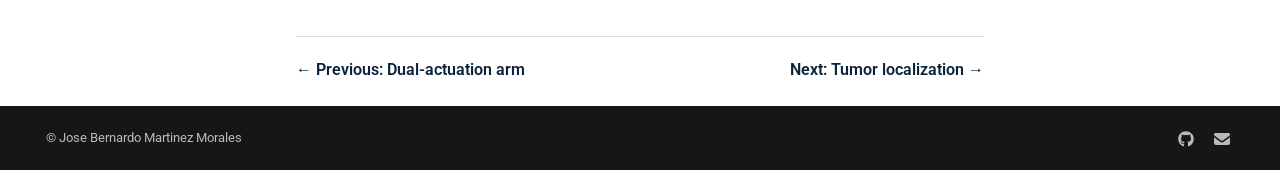
<file: projects/tiago-pro/index.html>
<!doctype html>
<html lang="en" class="no-js">
  <head>
    
      <meta charset="utf-8">
      <meta name="viewport" content="width=device-width,initial-scale=1">
      
        <meta name="description" content="Robotics software engineer. Sim-to-real, real-time torque control, ROS 2, neuro-inspired control.">
      
      
        <meta name="author" content="Jose Bernardo Martinez Morales">
      
      
        <link rel="canonical" href="https://bernou95.github.io/projects/tiago-pro/">
      
      
        <link rel="prev" href="../dual-actuation-arm/">
      
      
        <link rel="next" href="../tumor-localization/">
      
      
        
      
      
      <link rel="icon" href="../../assets/images/favicon.png">
      <meta name="generator" content="mkdocs-1.6.1, mkdocs-material-9.7.7">
    
    
      
        <title>TIAGo Pro - Bernardo Martinez</title>
      
    
    
      <link rel="stylesheet" href="../../assets/stylesheets/main.ec1eaa64.min.css">
      
        
        <link rel="stylesheet" href="../../assets/stylesheets/palette.ab4e12ef.min.css">
      
      


    
    
      
    
    
      
        
        
        <link rel="preconnect" href="https://fonts.gstatic.com" crossorigin>
        <link rel="stylesheet" href="https://fonts.googleapis.com/css?family=Roboto:300,300i,400,400i,700,700i%7CRoboto+Mono:400,400i,700,700i&display=fallback">
        <style>:root{--md-text-font:"Roboto";--md-code-font:"Roboto Mono"}</style>
      
    
    
      <link rel="stylesheet" href="../../stylesheets/extra.css">
    
    <script>__md_scope=new URL("../..",location),__md_hash=e=>[...e].reduce(((e,_)=>(e<<5)-e+_.charCodeAt(0)),0),__md_get=(e,_=localStorage,t=__md_scope)=>JSON.parse(_.getItem(t.pathname+"."+e)),__md_set=(e,_,t=localStorage,a=__md_scope)=>{try{t.setItem(a.pathname+"."+e,JSON.stringify(_))}catch(e){}}</script>
    
      

    
    
  </head>
  
  
    
    
      
    
    
    
    
    <body dir="ltr" data-md-color-scheme="default" data-md-color-primary="custom" data-md-color-accent="custom">
  
    
    <input class="md-toggle" data-md-toggle="drawer" type="checkbox" id="__drawer" autocomplete="off">
    <input class="md-toggle" data-md-toggle="search" type="checkbox" id="__search" autocomplete="off">
    <label class="md-overlay" for="__drawer"></label>
    <div data-md-component="skip">
      
        
        <a href="#tiago-pro-a-ros-2-torque-interface-for-both-arms" class="md-skip">
          Skip to content
        </a>
      
    </div>
    <div data-md-component="announce">
      
    </div>
    
    
      

<header class="md-header" data-md-component="header">
  <nav class="md-header__inner md-grid" aria-label="Header">
    <a href="../.." title="Bernardo Martinez" class="md-header__button md-logo" aria-label="Bernardo Martinez" data-md-component="logo">
      
  
  <svg xmlns="http://www.w3.org/2000/svg" viewBox="0 0 24 24"><path d="M18.41 4 16 6.41v.18L18.41 9H22v2h-4.41L16 9.41V12h-1a2 2 0 0 1-2-2V7.5H9.86c-.09.37-.24.72-.44 1.05L15.18 19H20a2 2 0 0 1 2 2v1H2v-1a2 2 0 0 1 2-2h6.61l-4.69-8.5a4.006 4.006 0 0 1-3.81-3A4 4 0 0 1 5 2.63c2.13-.55 4.31.73 4.86 2.87H13V3a2 2 0 0 1 2-2h1v2.59L17.59 2H22v2zM6 4.5a2 2 0 0 0-2 2 2 2 0 0 0 2 2 2 2 0 0 0 2-2 2 2 0 0 0-2-2"/></svg>

    </a>
    <label class="md-header__button md-icon" for="__drawer">
      
      <svg xmlns="http://www.w3.org/2000/svg" viewBox="0 0 24 24"><path d="M3 6h18v2H3zm0 5h18v2H3zm0 5h18v2H3z"/></svg>
    </label>
    <div class="md-header__title" data-md-component="header-title">
      <div class="md-header__ellipsis">
        <div class="md-header__topic">
          <span class="md-ellipsis">
            Bernardo Martinez
          </span>
        </div>
        <div class="md-header__topic" data-md-component="header-topic">
          <span class="md-ellipsis">
            
              TIAGo Pro
            
          </span>
        </div>
      </div>
    </div>
    
      
        <form class="md-header__option" data-md-component="palette">
  
    
    
    
    <input class="md-option" data-md-color-media="(prefers-color-scheme: light)" data-md-color-scheme="default" data-md-color-primary="custom" data-md-color-accent="custom"  aria-label="Switch to dark mode"  type="radio" name="__palette" id="__palette_0">
    
      <label class="md-header__button md-icon" title="Switch to dark mode" for="__palette_1" hidden>
        <svg xmlns="http://www.w3.org/2000/svg" viewBox="0 0 24 24"><path d="m17.75 4.09-2.53 1.94.91 3.06-2.63-1.81-2.63 1.81.91-3.06-2.53-1.94L12.44 4l1.06-3 1.06 3zm3.5 6.91-1.64 1.25.59 1.98-1.7-1.17-1.7 1.17.59-1.98L15.75 11l2.06-.05L18.5 9l.69 1.95zm-2.28 4.95c.83-.08 1.72 1.1 1.19 1.85-.32.45-.66.87-1.08 1.27C15.17 23 8.84 23 4.94 19.07c-3.91-3.9-3.91-10.24 0-14.14.4-.4.82-.76 1.27-1.08.75-.53 1.93.36 1.85 1.19-.27 2.86.69 5.83 2.89 8.02a9.96 9.96 0 0 0 8.02 2.89m-1.64 2.02a12.08 12.08 0 0 1-7.8-3.47c-2.17-2.19-3.33-5-3.49-7.82-2.81 3.14-2.7 7.96.31 10.98 3.02 3.01 7.84 3.12 10.98.31"/></svg>
      </label>
    
  
    
    
    
    <input class="md-option" data-md-color-media="(prefers-color-scheme: dark)" data-md-color-scheme="slate" data-md-color-primary="custom" data-md-color-accent="custom"  aria-label="Switch to light mode"  type="radio" name="__palette" id="__palette_1">
    
      <label class="md-header__button md-icon" title="Switch to light mode" for="__palette_0" hidden>
        <svg xmlns="http://www.w3.org/2000/svg" viewBox="0 0 24 24"><path d="M12 7a5 5 0 0 1 5 5 5 5 0 0 1-5 5 5 5 0 0 1-5-5 5 5 0 0 1 5-5m0 2a3 3 0 0 0-3 3 3 3 0 0 0 3 3 3 3 0 0 0 3-3 3 3 0 0 0-3-3m0-7 2.39 3.42C13.65 5.15 12.84 5 12 5s-1.65.15-2.39.42zM3.34 7l4.16-.35A7.2 7.2 0 0 0 5.94 8.5c-.44.74-.69 1.5-.83 2.29zm.02 10 1.76-3.77a7.131 7.131 0 0 0 2.38 4.14zM20.65 7l-1.77 3.79a7.02 7.02 0 0 0-2.38-4.15zm-.01 10-4.14.36c.59-.51 1.12-1.14 1.54-1.86.42-.73.69-1.5.83-2.29zM12 22l-2.41-3.44c.74.27 1.55.44 2.41.44.82 0 1.63-.17 2.37-.44z"/></svg>
      </label>
    
  
</form>
      
    
    
      <script>var palette=__md_get("__palette");if(palette&&palette.color){if("(prefers-color-scheme)"===palette.color.media){var media=matchMedia("(prefers-color-scheme: light)"),input=document.querySelector(media.matches?"[data-md-color-media='(prefers-color-scheme: light)']":"[data-md-color-media='(prefers-color-scheme: dark)']");palette.color.media=input.getAttribute("data-md-color-media"),palette.color.scheme=input.getAttribute("data-md-color-scheme"),palette.color.primary=input.getAttribute("data-md-color-primary"),palette.color.accent=input.getAttribute("data-md-color-accent")}for(var[key,value]of Object.entries(palette.color))document.body.setAttribute("data-md-color-"+key,value)}</script>
    
    
    
      
      
        <label class="md-header__button md-icon" for="__search">
          
          <svg xmlns="http://www.w3.org/2000/svg" viewBox="0 0 24 24"><path d="M9.5 3A6.5 6.5 0 0 1 16 9.5c0 1.61-.59 3.09-1.56 4.23l.27.27h.79l5 5-1.5 1.5-5-5v-.79l-.27-.27A6.52 6.52 0 0 1 9.5 16 6.5 6.5 0 0 1 3 9.5 6.5 6.5 0 0 1 9.5 3m0 2C7 5 5 7 5 9.5S7 14 9.5 14 14 12 14 9.5 12 5 9.5 5"/></svg>
        </label>
        <div class="md-search" data-md-component="search" role="dialog">
  <label class="md-search__overlay" for="__search"></label>
  <div class="md-search__inner" role="search">
    <form class="md-search__form" name="search">
      <input type="text" class="md-search__input" name="query" aria-label="Search" placeholder="Search" autocapitalize="off" autocorrect="off" autocomplete="off" spellcheck="false" data-md-component="search-query" required>
      <label class="md-search__icon md-icon" for="__search">
        
        <svg xmlns="http://www.w3.org/2000/svg" viewBox="0 0 24 24"><path d="M9.5 3A6.5 6.5 0 0 1 16 9.5c0 1.61-.59 3.09-1.56 4.23l.27.27h.79l5 5-1.5 1.5-5-5v-.79l-.27-.27A6.52 6.52 0 0 1 9.5 16 6.5 6.5 0 0 1 3 9.5 6.5 6.5 0 0 1 9.5 3m0 2C7 5 5 7 5 9.5S7 14 9.5 14 14 12 14 9.5 12 5 9.5 5"/></svg>
        
        <svg xmlns="http://www.w3.org/2000/svg" viewBox="0 0 24 24"><path d="M20 11v2H8l5.5 5.5-1.42 1.42L4.16 12l7.92-7.92L13.5 5.5 8 11z"/></svg>
      </label>
      <nav class="md-search__options" aria-label="Search">
        
        <button type="reset" class="md-search__icon md-icon" title="Clear" aria-label="Clear" tabindex="-1">
          
          <svg xmlns="http://www.w3.org/2000/svg" viewBox="0 0 24 24"><path d="M19 6.41 17.59 5 12 10.59 6.41 5 5 6.41 10.59 12 5 17.59 6.41 19 12 13.41 17.59 19 19 17.59 13.41 12z"/></svg>
        </button>
      </nav>
      
    </form>
    <div class="md-search__output">
      <div class="md-search__scrollwrap" tabindex="0" data-md-scrollfix>
        <div class="md-search-result" data-md-component="search-result">
          <div class="md-search-result__meta">
            Initializing search
          </div>
          <ol class="md-search-result__list" role="presentation"></ol>
        </div>
      </div>
    </div>
  </div>
</div>
      
    
    
  </nav>
  
</header>
    
    <div class="md-container" data-md-component="container">
      
      
        
          
            
<nav class="md-tabs" aria-label="Tabs" data-md-component="tabs">
  <div class="md-grid">
    <ul class="md-tabs__list">
      
        
  
  
  
  
    <li class="md-tabs__item">
      <a href="../.." class="md-tabs__link">
        
  
  
    
  
  About

      </a>
    </li>
  

      
        
  
  
  
    
  
  
    
    
      <li class="md-tabs__item md-tabs__item--active">
        <a href="../" class="md-tabs__link">
          
  
  
    
  
  Projects

        </a>
      </li>
    
  

      
    </ul>
  </div>
</nav>
          
        
      
      <main class="md-main" data-md-component="main">
        <div class="md-main__inner md-grid">
          
            
              
              <div class="md-sidebar md-sidebar--primary" data-md-component="sidebar" data-md-type="navigation" >
                <div class="md-sidebar__scrollwrap">
                  <div class="md-sidebar__inner">
                    


  


<nav class="md-nav md-nav--primary md-nav--lifted" aria-label="Navigation" data-md-level="0">
  <label class="md-nav__title" for="__drawer">
    <a href="../.." title="Bernardo Martinez" class="md-nav__button md-logo" aria-label="Bernardo Martinez" data-md-component="logo">
      
  
  <svg xmlns="http://www.w3.org/2000/svg" viewBox="0 0 24 24"><path d="M18.41 4 16 6.41v.18L18.41 9H22v2h-4.41L16 9.41V12h-1a2 2 0 0 1-2-2V7.5H9.86c-.09.37-.24.72-.44 1.05L15.18 19H20a2 2 0 0 1 2 2v1H2v-1a2 2 0 0 1 2-2h6.61l-4.69-8.5a4.006 4.006 0 0 1-3.81-3A4 4 0 0 1 5 2.63c2.13-.55 4.31.73 4.86 2.87H13V3a2 2 0 0 1 2-2h1v2.59L17.59 2H22v2zM6 4.5a2 2 0 0 0-2 2 2 2 0 0 0 2 2 2 2 0 0 0 2-2 2 2 0 0 0-2-2"/></svg>

    </a>
    Bernardo Martinez
  </label>
  
  <ul class="md-nav__list" data-md-scrollfix>
    
      
      
  
  
  
  
    <li class="md-nav__item">
      <a href="../.." class="md-nav__link">
        
  
  
  <span class="md-ellipsis">
    
  
    About
  

    
  </span>
  
  

      </a>
    </li>
  

    
      
      
  
  
    
  
  
  
    
    
      
        
          
        
      
        
      
        
      
        
      
        
      
        
      
    
    
    
      
        
        
      
      
    
    
    <li class="md-nav__item md-nav__item--active md-nav__item--section md-nav__item--nested">
      
        
        
        <input class="md-nav__toggle md-toggle " type="checkbox" id="__nav_2" checked>
        
          
          <div class="md-nav__link md-nav__container">
            <a href="../" class="md-nav__link ">
              
  
  
  <span class="md-ellipsis">
    
  
    Projects
  

    
  </span>
  
  

            </a>
            
              
              <label class="md-nav__link " for="__nav_2" id="__nav_2_label" tabindex="">
                <span class="md-nav__icon md-icon"></span>
              </label>
            
          </div>
        
        <nav class="md-nav" data-md-level="1" aria-labelledby="__nav_2_label" aria-expanded="true">
          <label class="md-nav__title" for="__nav_2">
            <span class="md-nav__icon md-icon"></span>
            
  
    Projects
  

          </label>
          <ul class="md-nav__list" data-md-scrollfix>
            
              
            
              
                
  
  
  
  
    <li class="md-nav__item">
      <a href="../cerebellar-snn/" class="md-nav__link">
        
  
  
  <span class="md-ellipsis">
    
  
    Cerebellar SNN
  

    
  </span>
  
  

      </a>
    </li>
  

              
            
              
                
  
  
  
  
    <li class="md-nav__item">
      <a href="../dual-actuation-arm/" class="md-nav__link">
        
  
  
  <span class="md-ellipsis">
    
  
    Dual-actuation arm
  

    
  </span>
  
  

      </a>
    </li>
  

              
            
              
                
  
  
    
  
  
  
    <li class="md-nav__item md-nav__item--active">
      
      <input class="md-nav__toggle md-toggle" type="checkbox" id="__toc">
      
      
        
      
      
        <label class="md-nav__link md-nav__link--active" for="__toc">
          
  
  
  <span class="md-ellipsis">
    
  
    TIAGo Pro
  

    
  </span>
  
  

          <span class="md-nav__icon md-icon"></span>
        </label>
      
      <a href="./" class="md-nav__link md-nav__link--active">
        
  
  
  <span class="md-ellipsis">
    
  
    TIAGo Pro
  

    
  </span>
  
  

      </a>
      
        

<nav class="md-nav md-nav--secondary" aria-label="Table of contents">
  
  
  
    
  
  
    <label class="md-nav__title" for="__toc">
      <span class="md-nav__icon md-icon"></span>
      Table of contents
    </label>
    <ul class="md-nav__list" data-md-component="toc" data-md-scrollfix>
      
        <li class="md-nav__item">
  <a href="#requirements" class="md-nav__link">
    <span class="md-ellipsis">
      
        Requirements
      
    </span>
  </a>
  
</li>
      
        <li class="md-nav__item">
  <a href="#architecture" class="md-nav__link">
    <span class="md-ellipsis">
      
        Architecture
      
    </span>
  </a>
  
</li>
      
        <li class="md-nav__item">
  <a href="#key-design-decisions" class="md-nav__link">
    <span class="md-ellipsis">
      
        Key design decisions
      
    </span>
  </a>
  
</li>
      
        <li class="md-nav__item">
  <a href="#verification" class="md-nav__link">
    <span class="md-ellipsis">
      
        Verification
      
    </span>
  </a>
  
</li>
      
        <li class="md-nav__item">
  <a href="#supporting-work" class="md-nav__link">
    <span class="md-ellipsis">
      
        Supporting work
      
    </span>
  </a>
  
</li>
      
    </ul>
  
</nav>
      
    </li>
  

              
            
              
                
  
  
  
  
    <li class="md-nav__item">
      <a href="../tumor-localization/" class="md-nav__link">
        
  
  
  <span class="md-ellipsis">
    
  
    Tumor localization
  

    
  </span>
  
  

      </a>
    </li>
  

              
            
              
                
  
  
  
  
    <li class="md-nav__item">
      <a href="../formation-control/" class="md-nav__link">
        
  
  
  <span class="md-ellipsis">
    
  
    Formation control
  

    
  </span>
  
  

      </a>
    </li>
  

              
            
          </ul>
        </nav>
      
    </li>
  

    
  </ul>
</nav>
                  </div>
                </div>
              </div>
            
            
              
              <div class="md-sidebar md-sidebar--secondary" data-md-component="sidebar" data-md-type="toc" >
                <div class="md-sidebar__scrollwrap">
                  <div class="md-sidebar__inner">
                    

<nav class="md-nav md-nav--secondary" aria-label="Table of contents">
  
  
  
    
  
  
    <label class="md-nav__title" for="__toc">
      <span class="md-nav__icon md-icon"></span>
      Table of contents
    </label>
    <ul class="md-nav__list" data-md-component="toc" data-md-scrollfix>
      
        <li class="md-nav__item">
  <a href="#requirements" class="md-nav__link">
    <span class="md-ellipsis">
      
        Requirements
      
    </span>
  </a>
  
</li>
      
        <li class="md-nav__item">
  <a href="#architecture" class="md-nav__link">
    <span class="md-ellipsis">
      
        Architecture
      
    </span>
  </a>
  
</li>
      
        <li class="md-nav__item">
  <a href="#key-design-decisions" class="md-nav__link">
    <span class="md-ellipsis">
      
        Key design decisions
      
    </span>
  </a>
  
</li>
      
        <li class="md-nav__item">
  <a href="#verification" class="md-nav__link">
    <span class="md-ellipsis">
      
        Verification
      
    </span>
  </a>
  
</li>
      
        <li class="md-nav__item">
  <a href="#supporting-work" class="md-nav__link">
    <span class="md-ellipsis">
      
        Supporting work
      
    </span>
  </a>
  
</li>
      
    </ul>
  
</nav>
                  </div>
                </div>
              </div>
            
          
          
            <div class="md-content" data-md-component="content">
              
              <article class="md-content__inner md-typeset">
                
                  



<p class="backlink"><a href="../">← All projects</a></p>
<p class="kicker-top">Project 3 · Mobile manipulation</p>

<h1 id="tiago-pro-a-ros-2-torque-interface-for-both-arms">TIAGo Pro: a ROS 2 torque interface for both arms</h1>
<p class="lede">Safe torque control of both TIAGo Pro arms over ROS 2 at 500 Hz, validated on the real robot.</p>

<div class="chips"><span>ROS 2</span><span>ros2_control</span><span>MoveIt 2</span><span>State machine</span><span>Gazebo Classic</span><span>Docker</span><span>C++</span><span>Python</span></div>

<div class="facts">
<table>
<thead>
<tr>
<th></th>
<th></th>
</tr>
</thead>
<tbody>
<tr>
<td><strong>Outcome</strong></td>
<td>External controllers (e.g. neural controllers) can command joint torques on both arms through ROS 2 topics</td>
</tr>
<tr>
<td><strong>What I built</strong></td>
<td>A ROS 2 mode-manager node on top of ros2_control: one active controller per arm (position, velocity or effort), selected by a state machine</td>
</tr>
<tr>
<td><strong>Control rate</strong></td>
<td>500 Hz effort control, tested on the real robot</td>
</tr>
<tr>
<td><strong>Safety</strong></td>
<td>Position hold at startup, 0.5 s command watchdog that falls back to position hold</td>
</tr>
<tr>
<td><strong>Stack</strong></td>
<td>C++ and Python nodes, ros2_control, MoveIt 2, Gazebo Classic, Docker</td>
</tr>
</tbody>
</table>
</div>
<div class="media">
<figure class="tall"><video src="../../assets/video/tiago.mp4" poster="../../assets/video/tiago.jpg" autoplay loop muted playsinline></video><figcaption>Torque control running on the real TIAGo Pro</figcaption></figure>
</div>

<h2 id="requirements">Requirements</h2>
<ul>
<li>Stream <strong>joint torques</strong> from an external controller over <strong>ROS 2 topics at 500 Hz</strong>.</li>
<li><strong>Exactly one controller owns each arm</strong> at any time; the two arms are independent.</li>
<li><strong>Fail safe:</strong> if the command stream stops, the arm holds its position.</li>
<li>Leave the <strong>vendor software stack unmodified</strong>.</li>
<li>A <strong>reproducible</strong> development and deployment environment.</li>
</ul>
<h2 id="architecture">Architecture</h2>
<div class="flow">
<div class="node navy">User controller<small>publishes torques or joint commands</small></div>
<div class="arr">⟶<small>ROS 2 topics</small></div>
<div class="node teal">Mode manager<small>state machine, one mode per arm</small></div>
<div class="arr">⟶<small>controller_manager</small></div>
<div class="node slate">Arm controllers<small>position · velocity · effort</small></div>
<div class="arr">⟶</div>
<div class="node rust">TIAGo Pro arms<small>or Gazebo simulation</small></div>
</div>

<p>Users publish commands on per-arm topics (for example <code>arm_left_effort_joint_controller/commands</code>) and request a mode through the interface. The mode manager runs one state machine per arm and asks <code>controller_manager</code> to activate the matching ros2_control controller. All three controllers can be loaded and waiting, but only the active one claims the arm's joint interfaces.</p>
<h2 id="key-design-decisions">Key design decisions</h2>
<table>
<thead>
<tr>
<th>Decision</th>
<th>Alternative</th>
<th>Rationale</th>
</tr>
</thead>
<tbody>
<tr>
<td>Reuse ros2_control controllers through <code>controller_manager</code></td>
<td>Write a custom hardware interface</td>
<td>Keeps the vendor's tested hardware layer untouched; the work stays in user space</td>
</tr>
<tr>
<td>Per-arm <strong>state machine</strong> decides which controller is active</td>
<td>Users start and stop controllers by hand</td>
<td>Several controllers can be loaded and waiting, but only one can claim an arm's joint interfaces. The state machine makes ownership explicit and every switch goes through the same safety logic</td>
</tr>
<tr>
<td><strong>Topic streaming</strong> for commands</td>
<td>Services or actions</td>
<td>Continuous 500 Hz command stream; any external controller can publish without depending on my code</td>
</tr>
<tr>
<td><strong>Position hold</strong> as the startup and fallback state</td>
<td>Start in effort mode</td>
<td>The arm is supported before the first torque command arrives</td>
</tr>
<tr>
<td><strong>0.5 s command watchdog</strong> back to position hold</td>
<td>No timeout, or a very short one</td>
<td>Tolerates transport delays without false triggers, but is short enough to stop the arm before it can fall or self-collide. Tuned empirically on the robot</td>
</tr>
<tr>
<td><code>arm_{side}</code> <strong>parameterized</strong> nodes (<code>declare_parameter</code>)</td>
<td>One copy of the code per arm</td>
<td>A single binary controls either arm, selected at launch without recompiling</td>
</tr>
<tr>
<td><strong>Docker</strong> environment</td>
<td>Native install on the robot PC</td>
<td>Reproducible setup; the robot's own dependencies, shared by all its controllers, stay untouched</td>
</tr>
</tbody>
</table>
<h2 id="verification">Verification</h2>
<ul>
<li>Developed and tested first in <strong>Gazebo</strong>, then deployed on the <strong>real robot</strong>.</li>
<li>Effort control running at <strong>500 Hz</strong> on the real robot (video above). The arms are independent: one can run in torque mode while the other holds position.</li>
</ul>
<h2 id="supporting-work">Supporting work</h2>
<ul>
<li><strong>ROS 1 → ROS 2 / MoveIt 2 migration.</strong> The TIAGo Pro has no ROS 1 support, and the controllers needed test trajectories, so I ported the trajectory-planning code to MoveIt 2 (with a background <code>rclpy</code> executor thread, as MoveIt 2 requires).</li>
<li><strong>Trajectory dispatcher.</strong> Four scripts (circle, infinity, square, target reaching) unified into <code>dual_arm_trajectory.py</code>, selected with <code>trajectory:=circle</code>, solving inverse kinematics for both arms.</li>
<li><strong>Full-body controllers.</strong> <code>full_controllers:=true</code> also brings up head, torso and mobile base, which prevents drift from the arms' reaction forces; the joint-state broadcaster discovers every joint from the URDF.</li>
</ul>
<div class="nextlink"><a href="../dual-actuation-arm/">← Previous: Dual-actuation arm</a><a href="../tumor-localization/">Next: Tumor localization →</a></div>







  
  






                
              </article>
            </div>
          
          
<script>var target=document.getElementById(location.hash.slice(1));target&&target.name&&(target.checked=target.name.startsWith("__tabbed_"))</script>
        </div>
        
          <button type="button" class="md-top md-icon" data-md-component="top" hidden>
  
  <svg xmlns="http://www.w3.org/2000/svg" viewBox="0 0 24 24"><path d="M13 20h-2V8l-5.5 5.5-1.42-1.42L12 4.16l7.92 7.92-1.42 1.42L13 8z"/></svg>
  Back to top
</button>
        
      </main>
      
        <footer class="md-footer">
  
  <div class="md-footer-meta md-typeset">
    <div class="md-footer-meta__inner md-grid">
      <div class="md-copyright">
  
    <div class="md-copyright__highlight">
      © Jose Bernardo Martinez Morales
    </div>
  
  
</div>
      
        
<div class="md-social">
  
    
    
    
    
      
      
    
    <a href="https://github.com/Bernou95" target="_blank" rel="noopener" title="github.com" class="md-social__link">
      <svg xmlns="http://www.w3.org/2000/svg" viewBox="0 0 512 512"><!--! Font Awesome Free 7.1.0 by @fontawesome - https://fontawesome.com License - https://fontawesome.com/license/free (Icons: CC BY 4.0, Fonts: SIL OFL 1.1, Code: MIT License) Copyright 2025 Fonticons, Inc.--><path d="M173.9 397.4c0 2-2.3 3.6-5.2 3.6-3.3.3-5.6-1.3-5.6-3.6 0-2 2.3-3.6 5.2-3.6 3-.3 5.6 1.3 5.6 3.6m-31.1-4.5c-.7 2 1.3 4.3 4.3 4.9 2.6 1 5.6 0 6.2-2s-1.3-4.3-4.3-5.2c-2.6-.7-5.5.3-6.2 2.3m44.2-1.7c-2.9.7-4.9 2.6-4.6 4.9.3 2 2.9 3.3 5.9 2.6 2.9-.7 4.9-2.6 4.6-4.6-.3-1.9-3-3.2-5.9-2.9M252.8 8C114.1 8 8 113.3 8 252c0 110.9 69.8 205.8 169.5 239.2 12.8 2.3 17.3-5.6 17.3-12.1 0-6.2-.3-40.4-.3-61.4 0 0-70 15-84.7-29.8 0 0-11.4-29.1-27.8-36.6 0 0-22.9-15.7 1.6-15.4 0 0 24.9 2 38.6 25.8 21.9 38.6 58.6 27.5 72.9 20.9 2.3-16 8.8-27.1 16-33.7-55.9-6.2-112.3-14.3-112.3-110.5 0-27.5 7.6-41.3 23.6-58.9-2.6-6.5-11.1-33.3 2.6-67.9 20.9-6.5 69 27 69 27 20-5.6 41.5-8.5 62.8-8.5s42.8 2.9 62.8 8.5c0 0 48.1-33.6 69-27 13.7 34.7 5.2 61.4 2.6 67.9 16 17.7 25.8 31.5 25.8 58.9 0 96.5-58.9 104.2-114.8 110.5 9.2 7.9 17 22.9 17 46.4 0 33.7-.3 75.4-.3 83.6 0 6.5 4.6 14.4 17.3 12.1C436.2 457.8 504 362.9 504 252 504 113.3 391.5 8 252.8 8M105.2 352.9c-1.3 1-1 3.3.7 5.2 1.6 1.6 3.9 2.3 5.2 1 1.3-1 1-3.3-.7-5.2-1.6-1.6-3.9-2.3-5.2-1m-10.8-8.1c-.7 1.3.3 2.9 2.3 3.9 1.6 1 3.6.7 4.3-.7.7-1.3-.3-2.9-2.3-3.9-2-.6-3.6-.3-4.3.7m32.4 35.6c-1.6 1.3-1 4.3 1.3 6.2 2.3 2.3 5.2 2.6 6.5 1 1.3-1.3.7-4.3-1.3-6.2-2.2-2.3-5.2-2.6-6.5-1m-11.4-14.7c-1.6 1-1.6 3.6 0 5.9s4.3 3.3 5.6 2.3c1.6-1.3 1.6-3.9 0-6.2-1.4-2.3-4-3.3-5.6-2"/></svg>
    </a>
  
    
    
    
    
    <a href="mailto:jbernardo.mtzm@outlook.com" target="_blank" rel="noopener" title="" class="md-social__link">
      <svg xmlns="http://www.w3.org/2000/svg" viewBox="0 0 512 512"><!--! Font Awesome Free 7.1.0 by @fontawesome - https://fontawesome.com License - https://fontawesome.com/license/free (Icons: CC BY 4.0, Fonts: SIL OFL 1.1, Code: MIT License) Copyright 2025 Fonticons, Inc.--><path d="M48 64C21.5 64 0 85.5 0 112c0 15.1 7.1 29.3 19.2 38.4l208 156a48 48 0 0 0 57.6 0l208-156c12.1-9.1 19.2-23.3 19.2-38.4 0-26.5-21.5-48-48-48zM0 196v188c0 35.3 28.7 64 64 64h384c35.3 0 64-28.7 64-64V196L313.6 344.8c-34.1 25.6-81.1 25.6-115.2 0z"/></svg>
    </a>
  
</div>
      
    </div>
  </div>
</footer>
      
    </div>
    <div class="md-dialog" data-md-component="dialog">
      <div class="md-dialog__inner md-typeset"></div>
    </div>
    
    
    
      
      
      <script id="__config" type="application/json">{"annotate": null, "base": "../..", "features": ["navigation.tabs", "navigation.indexes", "navigation.top", "toc.follow"], "search": "../../assets/javascripts/workers/search.2c215733.min.js", "tags": null, "translations": {"clipboard.copied": "Copied to clipboard", "clipboard.copy": "Copy to clipboard", "search.result.more.one": "1 more on this page", "search.result.more.other": "# more on this page", "search.result.none": "No matching documents", "search.result.one": "1 matching document", "search.result.other": "# matching documents", "search.result.placeholder": "Type to start searching", "search.result.term.missing": "Missing", "select.version": "Select version"}, "version": null}</script>
    
    
      <script src="../../assets/javascripts/bundle.d7400e89.min.js"></script>
      
    
  </body>
</html>
</file>
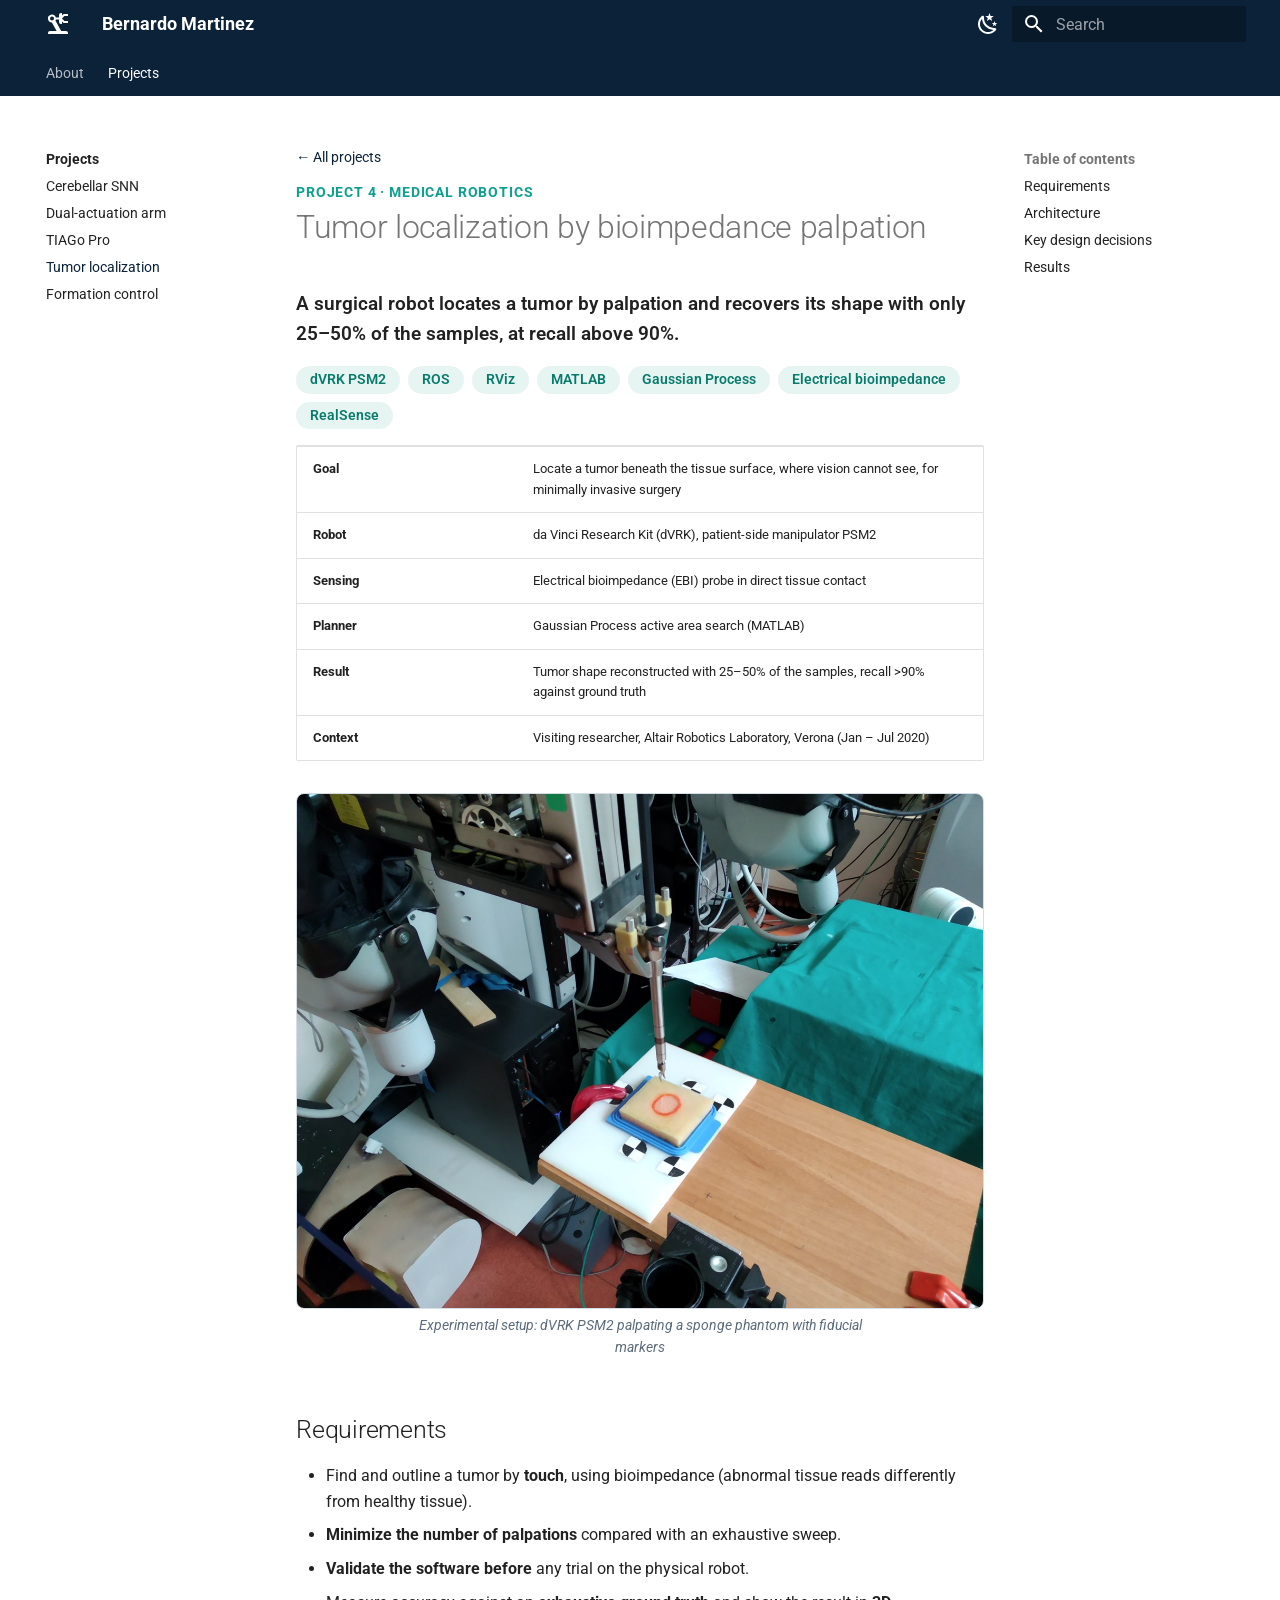
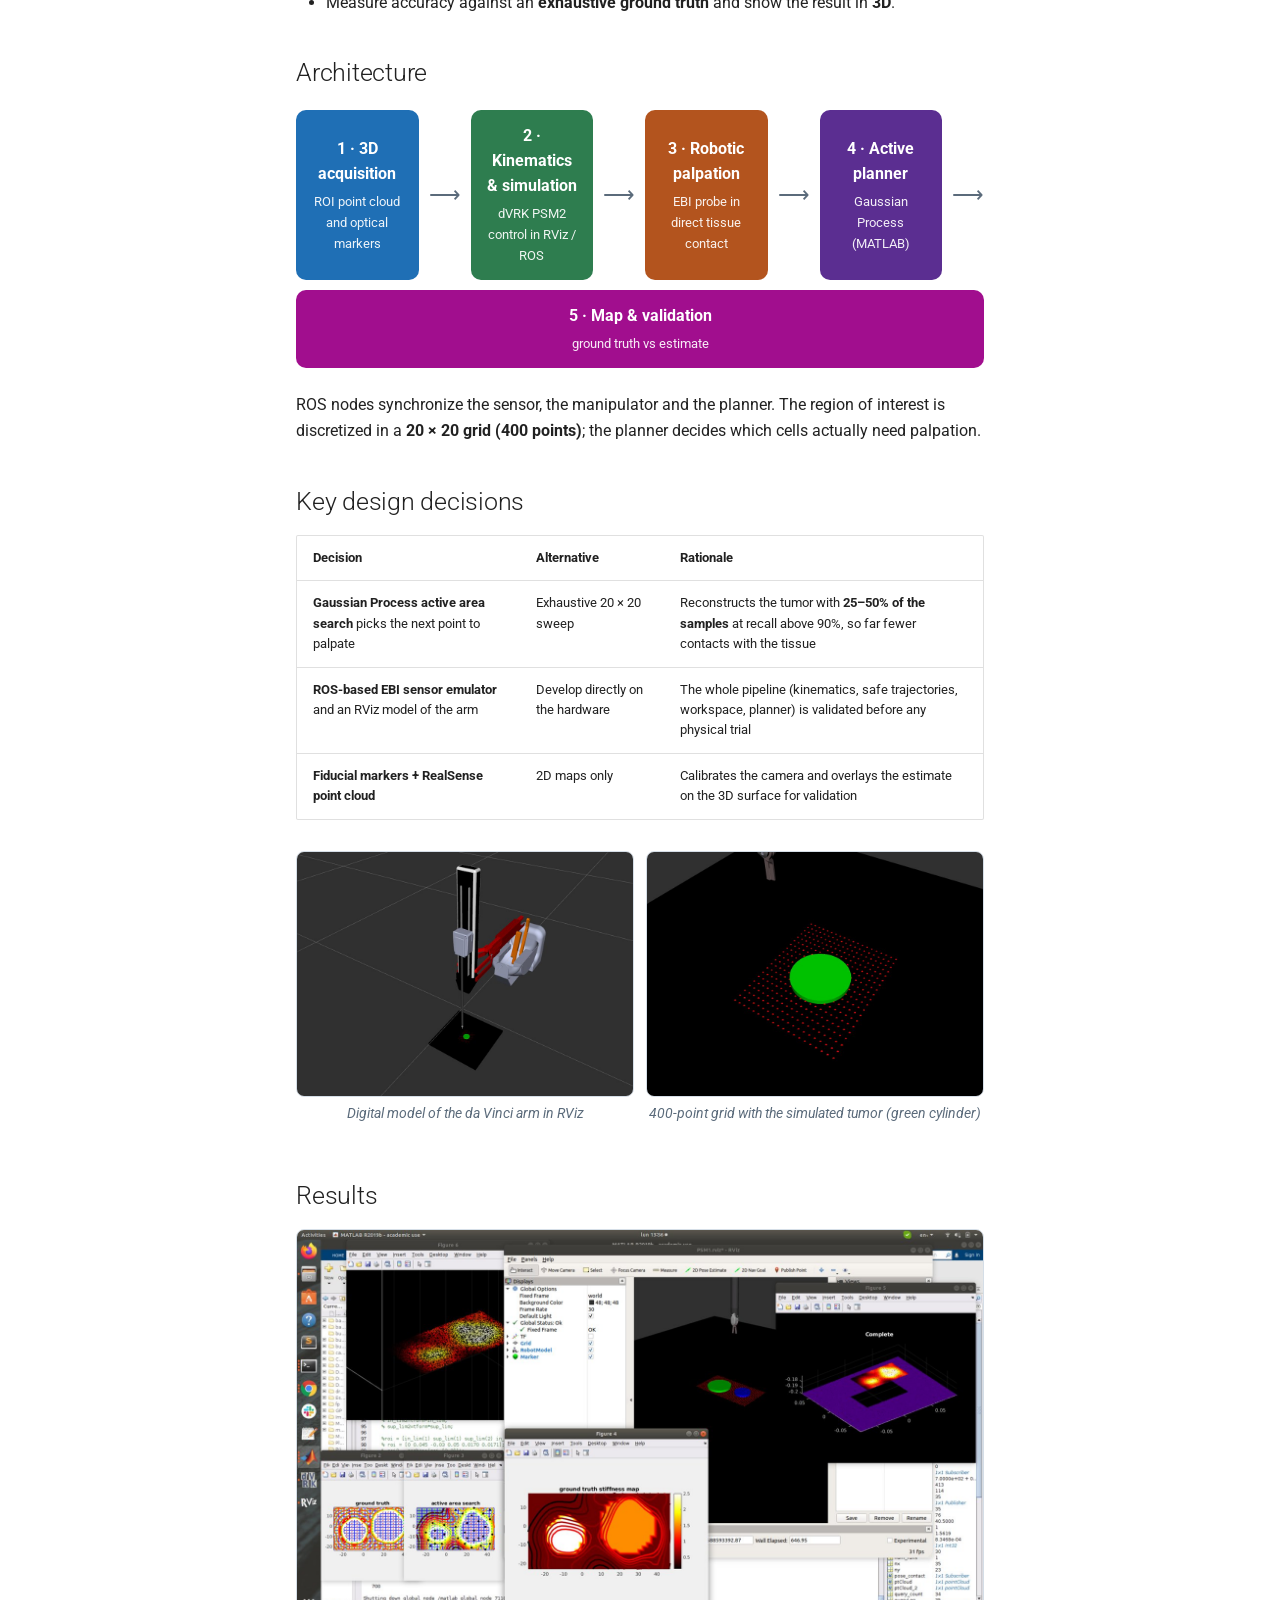
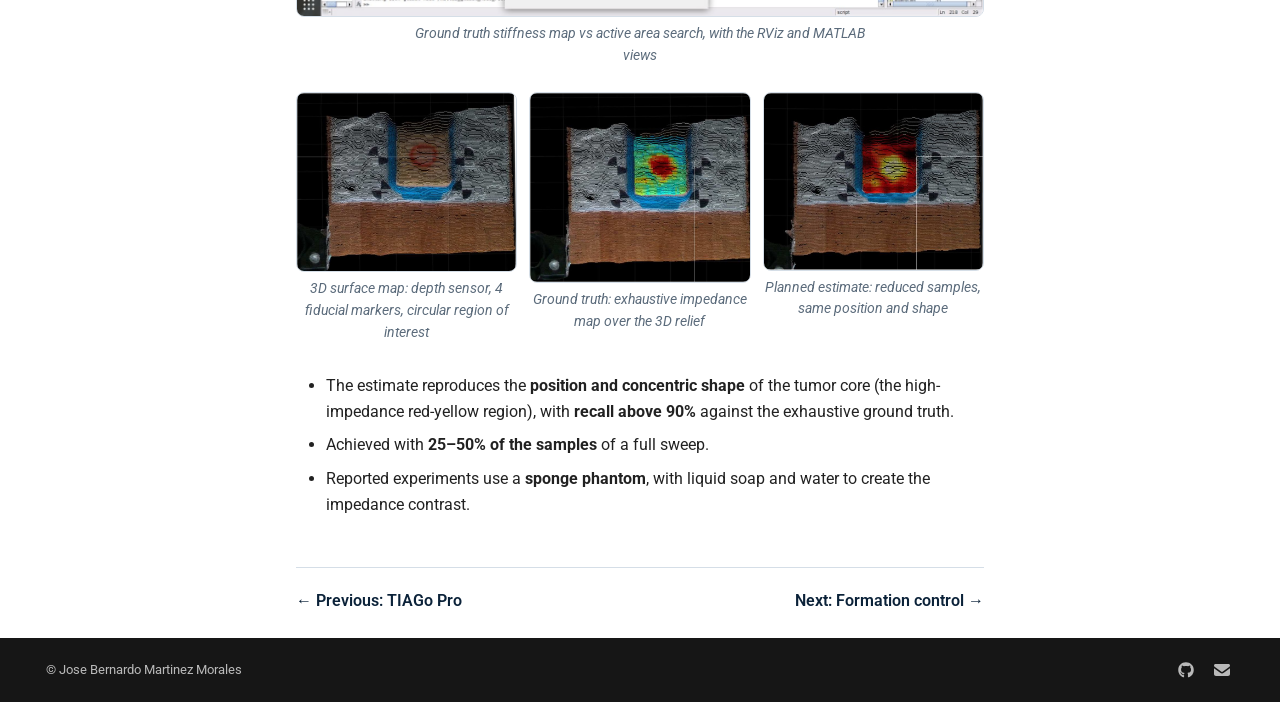
<file: projects/tumor-localization/index.html>
<!doctype html>
<html lang="en" class="no-js">
  <head>
    
      <meta charset="utf-8">
      <meta name="viewport" content="width=device-width,initial-scale=1">
      
        <meta name="description" content="Robotics software engineer. Sim-to-real, real-time torque control, ROS 2, neuro-inspired control.">
      
      
        <meta name="author" content="Jose Bernardo Martinez Morales">
      
      
        <link rel="canonical" href="https://bernou95.github.io/projects/tumor-localization/">
      
      
        <link rel="prev" href="../tiago-pro/">
      
      
        <link rel="next" href="../formation-control/">
      
      
        
      
      
      <link rel="icon" href="../../assets/images/favicon.png">
      <meta name="generator" content="mkdocs-1.6.1, mkdocs-material-9.7.7">
    
    
      
        <title>Tumor localization - Bernardo Martinez</title>
      
    
    
      <link rel="stylesheet" href="../../assets/stylesheets/main.ec1eaa64.min.css">
      
        
        <link rel="stylesheet" href="../../assets/stylesheets/palette.ab4e12ef.min.css">
      
      


    
    
      
    
    
      
        
        
        <link rel="preconnect" href="https://fonts.gstatic.com" crossorigin>
        <link rel="stylesheet" href="https://fonts.googleapis.com/css?family=Roboto:300,300i,400,400i,700,700i%7CRoboto+Mono:400,400i,700,700i&display=fallback">
        <style>:root{--md-text-font:"Roboto";--md-code-font:"Roboto Mono"}</style>
      
    
    
      <link rel="stylesheet" href="../../stylesheets/extra.css">
    
    <script>__md_scope=new URL("../..",location),__md_hash=e=>[...e].reduce(((e,_)=>(e<<5)-e+_.charCodeAt(0)),0),__md_get=(e,_=localStorage,t=__md_scope)=>JSON.parse(_.getItem(t.pathname+"."+e)),__md_set=(e,_,t=localStorage,a=__md_scope)=>{try{t.setItem(a.pathname+"."+e,JSON.stringify(_))}catch(e){}}</script>
    
      

    
    
  </head>
  
  
    
    
      
    
    
    
    
    <body dir="ltr" data-md-color-scheme="default" data-md-color-primary="custom" data-md-color-accent="custom">
  
    
    <input class="md-toggle" data-md-toggle="drawer" type="checkbox" id="__drawer" autocomplete="off">
    <input class="md-toggle" data-md-toggle="search" type="checkbox" id="__search" autocomplete="off">
    <label class="md-overlay" for="__drawer"></label>
    <div data-md-component="skip">
      
        
        <a href="#tumor-localization-by-bioimpedance-palpation" class="md-skip">
          Skip to content
        </a>
      
    </div>
    <div data-md-component="announce">
      
    </div>
    
    
      

<header class="md-header" data-md-component="header">
  <nav class="md-header__inner md-grid" aria-label="Header">
    <a href="../.." title="Bernardo Martinez" class="md-header__button md-logo" aria-label="Bernardo Martinez" data-md-component="logo">
      
  
  <svg xmlns="http://www.w3.org/2000/svg" viewBox="0 0 24 24"><path d="M18.41 4 16 6.41v.18L18.41 9H22v2h-4.41L16 9.41V12h-1a2 2 0 0 1-2-2V7.5H9.86c-.09.37-.24.72-.44 1.05L15.18 19H20a2 2 0 0 1 2 2v1H2v-1a2 2 0 0 1 2-2h6.61l-4.69-8.5a4.006 4.006 0 0 1-3.81-3A4 4 0 0 1 5 2.63c2.13-.55 4.31.73 4.86 2.87H13V3a2 2 0 0 1 2-2h1v2.59L17.59 2H22v2zM6 4.5a2 2 0 0 0-2 2 2 2 0 0 0 2 2 2 2 0 0 0 2-2 2 2 0 0 0-2-2"/></svg>

    </a>
    <label class="md-header__button md-icon" for="__drawer">
      
      <svg xmlns="http://www.w3.org/2000/svg" viewBox="0 0 24 24"><path d="M3 6h18v2H3zm0 5h18v2H3zm0 5h18v2H3z"/></svg>
    </label>
    <div class="md-header__title" data-md-component="header-title">
      <div class="md-header__ellipsis">
        <div class="md-header__topic">
          <span class="md-ellipsis">
            Bernardo Martinez
          </span>
        </div>
        <div class="md-header__topic" data-md-component="header-topic">
          <span class="md-ellipsis">
            
              Tumor localization
            
          </span>
        </div>
      </div>
    </div>
    
      
        <form class="md-header__option" data-md-component="palette">
  
    
    
    
    <input class="md-option" data-md-color-media="(prefers-color-scheme: light)" data-md-color-scheme="default" data-md-color-primary="custom" data-md-color-accent="custom"  aria-label="Switch to dark mode"  type="radio" name="__palette" id="__palette_0">
    
      <label class="md-header__button md-icon" title="Switch to dark mode" for="__palette_1" hidden>
        <svg xmlns="http://www.w3.org/2000/svg" viewBox="0 0 24 24"><path d="m17.75 4.09-2.53 1.94.91 3.06-2.63-1.81-2.63 1.81.91-3.06-2.53-1.94L12.44 4l1.06-3 1.06 3zm3.5 6.91-1.64 1.25.59 1.98-1.7-1.17-1.7 1.17.59-1.98L15.75 11l2.06-.05L18.5 9l.69 1.95zm-2.28 4.95c.83-.08 1.72 1.1 1.19 1.85-.32.45-.66.87-1.08 1.27C15.17 23 8.84 23 4.94 19.07c-3.91-3.9-3.91-10.24 0-14.14.4-.4.82-.76 1.27-1.08.75-.53 1.93.36 1.85 1.19-.27 2.86.69 5.83 2.89 8.02a9.96 9.96 0 0 0 8.02 2.89m-1.64 2.02a12.08 12.08 0 0 1-7.8-3.47c-2.17-2.19-3.33-5-3.49-7.82-2.81 3.14-2.7 7.96.31 10.98 3.02 3.01 7.84 3.12 10.98.31"/></svg>
      </label>
    
  
    
    
    
    <input class="md-option" data-md-color-media="(prefers-color-scheme: dark)" data-md-color-scheme="slate" data-md-color-primary="custom" data-md-color-accent="custom"  aria-label="Switch to light mode"  type="radio" name="__palette" id="__palette_1">
    
      <label class="md-header__button md-icon" title="Switch to light mode" for="__palette_0" hidden>
        <svg xmlns="http://www.w3.org/2000/svg" viewBox="0 0 24 24"><path d="M12 7a5 5 0 0 1 5 5 5 5 0 0 1-5 5 5 5 0 0 1-5-5 5 5 0 0 1 5-5m0 2a3 3 0 0 0-3 3 3 3 0 0 0 3 3 3 3 0 0 0 3-3 3 3 0 0 0-3-3m0-7 2.39 3.42C13.65 5.15 12.84 5 12 5s-1.65.15-2.39.42zM3.34 7l4.16-.35A7.2 7.2 0 0 0 5.94 8.5c-.44.74-.69 1.5-.83 2.29zm.02 10 1.76-3.77a7.131 7.131 0 0 0 2.38 4.14zM20.65 7l-1.77 3.79a7.02 7.02 0 0 0-2.38-4.15zm-.01 10-4.14.36c.59-.51 1.12-1.14 1.54-1.86.42-.73.69-1.5.83-2.29zM12 22l-2.41-3.44c.74.27 1.55.44 2.41.44.82 0 1.63-.17 2.37-.44z"/></svg>
      </label>
    
  
</form>
      
    
    
      <script>var palette=__md_get("__palette");if(palette&&palette.color){if("(prefers-color-scheme)"===palette.color.media){var media=matchMedia("(prefers-color-scheme: light)"),input=document.querySelector(media.matches?"[data-md-color-media='(prefers-color-scheme: light)']":"[data-md-color-media='(prefers-color-scheme: dark)']");palette.color.media=input.getAttribute("data-md-color-media"),palette.color.scheme=input.getAttribute("data-md-color-scheme"),palette.color.primary=input.getAttribute("data-md-color-primary"),palette.color.accent=input.getAttribute("data-md-color-accent")}for(var[key,value]of Object.entries(palette.color))document.body.setAttribute("data-md-color-"+key,value)}</script>
    
    
    
      
      
        <label class="md-header__button md-icon" for="__search">
          
          <svg xmlns="http://www.w3.org/2000/svg" viewBox="0 0 24 24"><path d="M9.5 3A6.5 6.5 0 0 1 16 9.5c0 1.61-.59 3.09-1.56 4.23l.27.27h.79l5 5-1.5 1.5-5-5v-.79l-.27-.27A6.52 6.52 0 0 1 9.5 16 6.5 6.5 0 0 1 3 9.5 6.5 6.5 0 0 1 9.5 3m0 2C7 5 5 7 5 9.5S7 14 9.5 14 14 12 14 9.5 12 5 9.5 5"/></svg>
        </label>
        <div class="md-search" data-md-component="search" role="dialog">
  <label class="md-search__overlay" for="__search"></label>
  <div class="md-search__inner" role="search">
    <form class="md-search__form" name="search">
      <input type="text" class="md-search__input" name="query" aria-label="Search" placeholder="Search" autocapitalize="off" autocorrect="off" autocomplete="off" spellcheck="false" data-md-component="search-query" required>
      <label class="md-search__icon md-icon" for="__search">
        
        <svg xmlns="http://www.w3.org/2000/svg" viewBox="0 0 24 24"><path d="M9.5 3A6.5 6.5 0 0 1 16 9.5c0 1.61-.59 3.09-1.56 4.23l.27.27h.79l5 5-1.5 1.5-5-5v-.79l-.27-.27A6.52 6.52 0 0 1 9.5 16 6.5 6.5 0 0 1 3 9.5 6.5 6.5 0 0 1 9.5 3m0 2C7 5 5 7 5 9.5S7 14 9.5 14 14 12 14 9.5 12 5 9.5 5"/></svg>
        
        <svg xmlns="http://www.w3.org/2000/svg" viewBox="0 0 24 24"><path d="M20 11v2H8l5.5 5.5-1.42 1.42L4.16 12l7.92-7.92L13.5 5.5 8 11z"/></svg>
      </label>
      <nav class="md-search__options" aria-label="Search">
        
        <button type="reset" class="md-search__icon md-icon" title="Clear" aria-label="Clear" tabindex="-1">
          
          <svg xmlns="http://www.w3.org/2000/svg" viewBox="0 0 24 24"><path d="M19 6.41 17.59 5 12 10.59 6.41 5 5 6.41 10.59 12 5 17.59 6.41 19 12 13.41 17.59 19 19 17.59 13.41 12z"/></svg>
        </button>
      </nav>
      
    </form>
    <div class="md-search__output">
      <div class="md-search__scrollwrap" tabindex="0" data-md-scrollfix>
        <div class="md-search-result" data-md-component="search-result">
          <div class="md-search-result__meta">
            Initializing search
          </div>
          <ol class="md-search-result__list" role="presentation"></ol>
        </div>
      </div>
    </div>
  </div>
</div>
      
    
    
  </nav>
  
</header>
    
    <div class="md-container" data-md-component="container">
      
      
        
          
            
<nav class="md-tabs" aria-label="Tabs" data-md-component="tabs">
  <div class="md-grid">
    <ul class="md-tabs__list">
      
        
  
  
  
  
    <li class="md-tabs__item">
      <a href="../.." class="md-tabs__link">
        
  
  
    
  
  About

      </a>
    </li>
  

      
        
  
  
  
    
  
  
    
    
      <li class="md-tabs__item md-tabs__item--active">
        <a href="../" class="md-tabs__link">
          
  
  
    
  
  Projects

        </a>
      </li>
    
  

      
    </ul>
  </div>
</nav>
          
        
      
      <main class="md-main" data-md-component="main">
        <div class="md-main__inner md-grid">
          
            
              
              <div class="md-sidebar md-sidebar--primary" data-md-component="sidebar" data-md-type="navigation" >
                <div class="md-sidebar__scrollwrap">
                  <div class="md-sidebar__inner">
                    


  


<nav class="md-nav md-nav--primary md-nav--lifted" aria-label="Navigation" data-md-level="0">
  <label class="md-nav__title" for="__drawer">
    <a href="../.." title="Bernardo Martinez" class="md-nav__button md-logo" aria-label="Bernardo Martinez" data-md-component="logo">
      
  
  <svg xmlns="http://www.w3.org/2000/svg" viewBox="0 0 24 24"><path d="M18.41 4 16 6.41v.18L18.41 9H22v2h-4.41L16 9.41V12h-1a2 2 0 0 1-2-2V7.5H9.86c-.09.37-.24.72-.44 1.05L15.18 19H20a2 2 0 0 1 2 2v1H2v-1a2 2 0 0 1 2-2h6.61l-4.69-8.5a4.006 4.006 0 0 1-3.81-3A4 4 0 0 1 5 2.63c2.13-.55 4.31.73 4.86 2.87H13V3a2 2 0 0 1 2-2h1v2.59L17.59 2H22v2zM6 4.5a2 2 0 0 0-2 2 2 2 0 0 0 2 2 2 2 0 0 0 2-2 2 2 0 0 0-2-2"/></svg>

    </a>
    Bernardo Martinez
  </label>
  
  <ul class="md-nav__list" data-md-scrollfix>
    
      
      
  
  
  
  
    <li class="md-nav__item">
      <a href="../.." class="md-nav__link">
        
  
  
  <span class="md-ellipsis">
    
  
    About
  

    
  </span>
  
  

      </a>
    </li>
  

    
      
      
  
  
    
  
  
  
    
    
      
        
          
        
      
        
      
        
      
        
      
        
      
        
      
    
    
    
      
        
        
      
      
    
    
    <li class="md-nav__item md-nav__item--active md-nav__item--section md-nav__item--nested">
      
        
        
        <input class="md-nav__toggle md-toggle " type="checkbox" id="__nav_2" checked>
        
          
          <div class="md-nav__link md-nav__container">
            <a href="../" class="md-nav__link ">
              
  
  
  <span class="md-ellipsis">
    
  
    Projects
  

    
  </span>
  
  

            </a>
            
              
              <label class="md-nav__link " for="__nav_2" id="__nav_2_label" tabindex="">
                <span class="md-nav__icon md-icon"></span>
              </label>
            
          </div>
        
        <nav class="md-nav" data-md-level="1" aria-labelledby="__nav_2_label" aria-expanded="true">
          <label class="md-nav__title" for="__nav_2">
            <span class="md-nav__icon md-icon"></span>
            
  
    Projects
  

          </label>
          <ul class="md-nav__list" data-md-scrollfix>
            
              
            
              
                
  
  
  
  
    <li class="md-nav__item">
      <a href="../cerebellar-snn/" class="md-nav__link">
        
  
  
  <span class="md-ellipsis">
    
  
    Cerebellar SNN
  

    
  </span>
  
  

      </a>
    </li>
  

              
            
              
                
  
  
  
  
    <li class="md-nav__item">
      <a href="../dual-actuation-arm/" class="md-nav__link">
        
  
  
  <span class="md-ellipsis">
    
  
    Dual-actuation arm
  

    
  </span>
  
  

      </a>
    </li>
  

              
            
              
                
  
  
  
  
    <li class="md-nav__item">
      <a href="../tiago-pro/" class="md-nav__link">
        
  
  
  <span class="md-ellipsis">
    
  
    TIAGo Pro
  

    
  </span>
  
  

      </a>
    </li>
  

              
            
              
                
  
  
    
  
  
  
    <li class="md-nav__item md-nav__item--active">
      
      <input class="md-nav__toggle md-toggle" type="checkbox" id="__toc">
      
      
        
      
      
        <label class="md-nav__link md-nav__link--active" for="__toc">
          
  
  
  <span class="md-ellipsis">
    
  
    Tumor localization
  

    
  </span>
  
  

          <span class="md-nav__icon md-icon"></span>
        </label>
      
      <a href="./" class="md-nav__link md-nav__link--active">
        
  
  
  <span class="md-ellipsis">
    
  
    Tumor localization
  

    
  </span>
  
  

      </a>
      
        

<nav class="md-nav md-nav--secondary" aria-label="Table of contents">
  
  
  
    
  
  
    <label class="md-nav__title" for="__toc">
      <span class="md-nav__icon md-icon"></span>
      Table of contents
    </label>
    <ul class="md-nav__list" data-md-component="toc" data-md-scrollfix>
      
        <li class="md-nav__item">
  <a href="#requirements" class="md-nav__link">
    <span class="md-ellipsis">
      
        Requirements
      
    </span>
  </a>
  
</li>
      
        <li class="md-nav__item">
  <a href="#architecture" class="md-nav__link">
    <span class="md-ellipsis">
      
        Architecture
      
    </span>
  </a>
  
</li>
      
        <li class="md-nav__item">
  <a href="#key-design-decisions" class="md-nav__link">
    <span class="md-ellipsis">
      
        Key design decisions
      
    </span>
  </a>
  
</li>
      
        <li class="md-nav__item">
  <a href="#results" class="md-nav__link">
    <span class="md-ellipsis">
      
        Results
      
    </span>
  </a>
  
</li>
      
    </ul>
  
</nav>
      
    </li>
  

              
            
              
                
  
  
  
  
    <li class="md-nav__item">
      <a href="../formation-control/" class="md-nav__link">
        
  
  
  <span class="md-ellipsis">
    
  
    Formation control
  

    
  </span>
  
  

      </a>
    </li>
  

              
            
          </ul>
        </nav>
      
    </li>
  

    
  </ul>
</nav>
                  </div>
                </div>
              </div>
            
            
              
              <div class="md-sidebar md-sidebar--secondary" data-md-component="sidebar" data-md-type="toc" >
                <div class="md-sidebar__scrollwrap">
                  <div class="md-sidebar__inner">
                    

<nav class="md-nav md-nav--secondary" aria-label="Table of contents">
  
  
  
    
  
  
    <label class="md-nav__title" for="__toc">
      <span class="md-nav__icon md-icon"></span>
      Table of contents
    </label>
    <ul class="md-nav__list" data-md-component="toc" data-md-scrollfix>
      
        <li class="md-nav__item">
  <a href="#requirements" class="md-nav__link">
    <span class="md-ellipsis">
      
        Requirements
      
    </span>
  </a>
  
</li>
      
        <li class="md-nav__item">
  <a href="#architecture" class="md-nav__link">
    <span class="md-ellipsis">
      
        Architecture
      
    </span>
  </a>
  
</li>
      
        <li class="md-nav__item">
  <a href="#key-design-decisions" class="md-nav__link">
    <span class="md-ellipsis">
      
        Key design decisions
      
    </span>
  </a>
  
</li>
      
        <li class="md-nav__item">
  <a href="#results" class="md-nav__link">
    <span class="md-ellipsis">
      
        Results
      
    </span>
  </a>
  
</li>
      
    </ul>
  
</nav>
                  </div>
                </div>
              </div>
            
          
          
            <div class="md-content" data-md-component="content">
              
              <article class="md-content__inner md-typeset">
                
                  



<p class="backlink"><a href="../">← All projects</a></p>
<p class="kicker-top">Project 4 · Medical robotics</p>

<h1 id="tumor-localization-by-bioimpedance-palpation">Tumor localization by bioimpedance palpation</h1>
<p class="lede">A surgical robot locates a tumor by palpation and recovers its shape with only 25–50% of the samples, at recall above 90%.</p>

<div class="chips"><span>dVRK PSM2</span><span>ROS</span><span>RViz</span><span>MATLAB</span><span>Gaussian Process</span><span>Electrical bioimpedance</span><span>RealSense</span></div>

<div class="facts">
<table>
<thead>
<tr>
<th></th>
<th></th>
</tr>
</thead>
<tbody>
<tr>
<td><strong>Goal</strong></td>
<td>Locate a tumor beneath the tissue surface, where vision cannot see, for minimally invasive surgery</td>
</tr>
<tr>
<td><strong>Robot</strong></td>
<td>da Vinci Research Kit (dVRK), patient-side manipulator PSM2</td>
</tr>
<tr>
<td><strong>Sensing</strong></td>
<td>Electrical bioimpedance (EBI) probe in direct tissue contact</td>
</tr>
<tr>
<td><strong>Planner</strong></td>
<td>Gaussian Process active area search (MATLAB)</td>
</tr>
<tr>
<td><strong>Result</strong></td>
<td>Tumor shape reconstructed with 25–50% of the samples, recall &gt;90% against ground truth</td>
</tr>
<tr>
<td><strong>Context</strong></td>
<td>Visiting researcher, Altair Robotics Laboratory, Verona (Jan – Jul 2020)</td>
</tr>
</tbody>
</table>
</div>
<div class="media">
<figure><img src="../../assets/img/tumor_setup_big.jpg" alt="dVRK PSM2 palpating a sponge phantom with fiducial markers"><figcaption>Experimental setup: dVRK PSM2 palpating a sponge phantom with fiducial markers</figcaption></figure>
</div>

<h2 id="requirements">Requirements</h2>
<ul>
<li>Find and outline a tumor by <strong>touch</strong>, using bioimpedance (abnormal tissue reads differently from healthy tissue).</li>
<li><strong>Minimize the number of palpations</strong> compared with an exhaustive sweep.</li>
<li><strong>Validate the software before</strong> any trial on the physical robot.</li>
<li>Measure accuracy against an <strong>exhaustive ground truth</strong> and show the result in <strong>3D</strong>.</li>
</ul>
<h2 id="architecture">Architecture</h2>
<div class="flow">
<div class="node blue">1 · 3D acquisition<small>ROI point cloud and optical markers</small></div>
<div class="arr">⟶</div>
<div class="node green">2 · Kinematics & simulation<small>dVRK PSM2 control in RViz / ROS</small></div>
<div class="arr">⟶</div>
<div class="node rust">3 · Robotic palpation<small>EBI probe in direct tissue contact</small></div>
<div class="arr">⟶</div>
<div class="node purple">4 · Active planner<small>Gaussian Process (MATLAB)</small></div>
<div class="arr">⟶</div>
<div class="node magenta">5 · Map & validation<small>ground truth vs estimate</small></div>
</div>

<p>ROS nodes synchronize the sensor, the manipulator and the planner. The region of interest is discretized in a <strong>20 × 20 grid (400 points)</strong>; the planner decides which cells actually need palpation.</p>
<h2 id="key-design-decisions">Key design decisions</h2>
<table>
<thead>
<tr>
<th>Decision</th>
<th>Alternative</th>
<th>Rationale</th>
</tr>
</thead>
<tbody>
<tr>
<td><strong>Gaussian Process active area search</strong> picks the next point to palpate</td>
<td>Exhaustive 20 × 20 sweep</td>
<td>Reconstructs the tumor with <strong>25–50% of the samples</strong> at recall above 90%, so far fewer contacts with the tissue</td>
</tr>
<tr>
<td><strong>ROS-based EBI sensor emulator</strong> and an RViz model of the arm</td>
<td>Develop directly on the hardware</td>
<td>The whole pipeline (kinematics, safe trajectories, workspace, planner) is validated before any physical trial</td>
</tr>
<tr>
<td><strong>Fiducial markers + RealSense point cloud</strong></td>
<td>2D maps only</td>
<td>Calibrates the camera and overlays the estimate on the 3D surface for validation</td>
</tr>
</tbody>
</table>
<div class="media two">
<figure><img src="../../assets/img/tumor_rviz_arm.jpg" alt="da Vinci arm model in RViz"><figcaption>Digital model of the da Vinci arm in RViz</figcaption></figure>
<figure><img src="../../assets/img/tumor_rviz_grid.jpg" alt="400-point grid with the simulated tumor in green"><figcaption>400-point grid with the simulated tumor (green cylinder)</figcaption></figure>
</div>

<h2 id="results">Results</h2>
<div class="media">
<figure><img src="../../assets/img/tumor_gp.jpg" alt="Ground truth and active area search stiffness maps, with RViz and MATLAB views"><figcaption>Ground truth stiffness map vs active area search, with the RViz and MATLAB views</figcaption></figure>
</div>

<div class="media three">
<figure><img src="../../assets/img/tumor_surface.jpg" alt="3D surface map from a depth sensor"><figcaption>3D surface map: depth sensor, 4 fiducial markers, circular region of interest</figcaption></figure>
<figure><img src="../../assets/img/tumor_truth.jpg" alt="Ground truth impedance map over the 3D relief"><figcaption>Ground truth: exhaustive impedance map over the 3D relief</figcaption></figure>
<figure><img src="../../assets/img/tumor_estimate.jpg" alt="Planned estimate with reduced samples"><figcaption>Planned estimate: reduced samples, same position and shape</figcaption></figure>
</div>

<ul>
<li>The estimate reproduces the <strong>position and concentric shape</strong> of the tumor core (the high-impedance red-yellow region), with <strong>recall above 90%</strong> against the exhaustive ground truth.</li>
<li>Achieved with <strong>25–50% of the samples</strong> of a full sweep.</li>
<li>Reported experiments use a <strong>sponge phantom</strong>, with liquid soap and water to create the impedance contrast.</li>
</ul>
<div class="nextlink"><a href="../tiago-pro/">← Previous: TIAGo Pro</a><a href="../formation-control/">Next: Formation control →</a></div>







  
  






                
              </article>
            </div>
          
          
<script>var target=document.getElementById(location.hash.slice(1));target&&target.name&&(target.checked=target.name.startsWith("__tabbed_"))</script>
        </div>
        
          <button type="button" class="md-top md-icon" data-md-component="top" hidden>
  
  <svg xmlns="http://www.w3.org/2000/svg" viewBox="0 0 24 24"><path d="M13 20h-2V8l-5.5 5.5-1.42-1.42L12 4.16l7.92 7.92-1.42 1.42L13 8z"/></svg>
  Back to top
</button>
        
      </main>
      
        <footer class="md-footer">
  
  <div class="md-footer-meta md-typeset">
    <div class="md-footer-meta__inner md-grid">
      <div class="md-copyright">
  
    <div class="md-copyright__highlight">
      © Jose Bernardo Martinez Morales
    </div>
  
  
</div>
      
        
<div class="md-social">
  
    
    
    
    
      
      
    
    <a href="https://github.com/Bernou95" target="_blank" rel="noopener" title="github.com" class="md-social__link">
      <svg xmlns="http://www.w3.org/2000/svg" viewBox="0 0 512 512"><!--! Font Awesome Free 7.1.0 by @fontawesome - https://fontawesome.com License - https://fontawesome.com/license/free (Icons: CC BY 4.0, Fonts: SIL OFL 1.1, Code: MIT License) Copyright 2025 Fonticons, Inc.--><path d="M173.9 397.4c0 2-2.3 3.6-5.2 3.6-3.3.3-5.6-1.3-5.6-3.6 0-2 2.3-3.6 5.2-3.6 3-.3 5.6 1.3 5.6 3.6m-31.1-4.5c-.7 2 1.3 4.3 4.3 4.9 2.6 1 5.6 0 6.2-2s-1.3-4.3-4.3-5.2c-2.6-.7-5.5.3-6.2 2.3m44.2-1.7c-2.9.7-4.9 2.6-4.6 4.9.3 2 2.9 3.3 5.9 2.6 2.9-.7 4.9-2.6 4.6-4.6-.3-1.9-3-3.2-5.9-2.9M252.8 8C114.1 8 8 113.3 8 252c0 110.9 69.8 205.8 169.5 239.2 12.8 2.3 17.3-5.6 17.3-12.1 0-6.2-.3-40.4-.3-61.4 0 0-70 15-84.7-29.8 0 0-11.4-29.1-27.8-36.6 0 0-22.9-15.7 1.6-15.4 0 0 24.9 2 38.6 25.8 21.9 38.6 58.6 27.5 72.9 20.9 2.3-16 8.8-27.1 16-33.7-55.9-6.2-112.3-14.3-112.3-110.5 0-27.5 7.6-41.3 23.6-58.9-2.6-6.5-11.1-33.3 2.6-67.9 20.9-6.5 69 27 69 27 20-5.6 41.5-8.5 62.8-8.5s42.8 2.9 62.8 8.5c0 0 48.1-33.6 69-27 13.7 34.7 5.2 61.4 2.6 67.9 16 17.7 25.8 31.5 25.8 58.9 0 96.5-58.9 104.2-114.8 110.5 9.2 7.9 17 22.9 17 46.4 0 33.7-.3 75.4-.3 83.6 0 6.5 4.6 14.4 17.3 12.1C436.2 457.8 504 362.9 504 252 504 113.3 391.5 8 252.8 8M105.2 352.9c-1.3 1-1 3.3.7 5.2 1.6 1.6 3.9 2.3 5.2 1 1.3-1 1-3.3-.7-5.2-1.6-1.6-3.9-2.3-5.2-1m-10.8-8.1c-.7 1.3.3 2.9 2.3 3.9 1.6 1 3.6.7 4.3-.7.7-1.3-.3-2.9-2.3-3.9-2-.6-3.6-.3-4.3.7m32.4 35.6c-1.6 1.3-1 4.3 1.3 6.2 2.3 2.3 5.2 2.6 6.5 1 1.3-1.3.7-4.3-1.3-6.2-2.2-2.3-5.2-2.6-6.5-1m-11.4-14.7c-1.6 1-1.6 3.6 0 5.9s4.3 3.3 5.6 2.3c1.6-1.3 1.6-3.9 0-6.2-1.4-2.3-4-3.3-5.6-2"/></svg>
    </a>
  
    
    
    
    
    <a href="mailto:jbernardo.mtzm@outlook.com" target="_blank" rel="noopener" title="" class="md-social__link">
      <svg xmlns="http://www.w3.org/2000/svg" viewBox="0 0 512 512"><!--! Font Awesome Free 7.1.0 by @fontawesome - https://fontawesome.com License - https://fontawesome.com/license/free (Icons: CC BY 4.0, Fonts: SIL OFL 1.1, Code: MIT License) Copyright 2025 Fonticons, Inc.--><path d="M48 64C21.5 64 0 85.5 0 112c0 15.1 7.1 29.3 19.2 38.4l208 156a48 48 0 0 0 57.6 0l208-156c12.1-9.1 19.2-23.3 19.2-38.4 0-26.5-21.5-48-48-48zM0 196v188c0 35.3 28.7 64 64 64h384c35.3 0 64-28.7 64-64V196L313.6 344.8c-34.1 25.6-81.1 25.6-115.2 0z"/></svg>
    </a>
  
</div>
      
    </div>
  </div>
</footer>
      
    </div>
    <div class="md-dialog" data-md-component="dialog">
      <div class="md-dialog__inner md-typeset"></div>
    </div>
    
    
    
      
      
      <script id="__config" type="application/json">{"annotate": null, "base": "../..", "features": ["navigation.tabs", "navigation.indexes", "navigation.top", "toc.follow"], "search": "../../assets/javascripts/workers/search.2c215733.min.js", "tags": null, "translations": {"clipboard.copied": "Copied to clipboard", "clipboard.copy": "Copy to clipboard", "search.result.more.one": "1 more on this page", "search.result.more.other": "# more on this page", "search.result.none": "No matching documents", "search.result.one": "1 matching document", "search.result.other": "# matching documents", "search.result.placeholder": "Type to start searching", "search.result.term.missing": "Missing", "select.version": "Select version"}, "version": null}</script>
    
    
      <script src="../../assets/javascripts/bundle.d7400e89.min.js"></script>
      
    
  </body>
</html>
</file>
<file: stylesheets/extra.css>
/* Palette: navy + teal, same as the portfolio deck */
:root {
  --md-primary-fg-color: #0b2239;
  --md-primary-fg-color--light: #1d3b5c;
  --md-primary-fg-color--dark: #06182a;
  --md-accent-fg-color: #0e9f8e;
  --card-bg: #ffffff;
  --card-line: #d5dee7;
  --chip-bg: #e6f5f2;
  --chip-fg: #0a7a6d;
  --muted: #5b6b7b;
}
[data-md-color-scheme="slate"] {
  --md-primary-fg-color: #0b2239;
  --md-accent-fg-color: #2cc4b0;
  --md-typeset-a-color: #5fd3c3;
  --card-bg: #1c2433;
  --card-line: #2d3a4d;
  --chip-bg: #133a37;
  --chip-fg: #7fe0d2;
  --muted: #9aa8b8;
}

/* ---------- hero ---------- */
.hero {
  display: flex;
  gap: 2rem;
  align-items: center;
  margin: 0.5rem 0 1.5rem;
}
.hero img.profile {
  width: 170px;
  height: 170px;
  border-radius: 50%;
  object-fit: cover;
  min-width: 170px;
  max-width: none;
  aspect-ratio: 1 / 1;
  flex: 0 0 170px;
  box-shadow: 0 4px 18px rgba(11, 34, 57, 0.18);
}
.hero h1 {
  margin: 0 0 0.2rem;
  font-weight: 700;
  color: var(--md-typeset-color);
}
.hero .role {
  color: var(--md-accent-fg-color);
  font-weight: 600;
  margin: 0 0 0.6rem;
}
.hero p { margin: 0.4rem 0; }
.hero .md-button { margin: 0.5rem 0.4rem 0 0; }
@media (max-width: 640px) {
  .hero { flex-direction: column; text-align: center; }
  .hero img.profile { width: 140px; height: 140px; min-width: 140px; flex-basis: auto; }
}

/* ---------- chips ---------- */
.chips { display: flex; flex-wrap: wrap; gap: 0.4rem; margin: 0.6rem 0 0; padding: 0; }
.chips span {
  background: var(--chip-bg);
  color: var(--chip-fg);
  border-radius: 999px;
  padding: 0.15rem 0.7rem;
  font-size: 0.68rem;
  font-weight: 600;
}

/* ---------- timeline-style rows (experience / education) ---------- */
.row {
  border-bottom: 1px solid var(--card-line);
  padding: 0.7rem 0;
}
.row > p:first-child {
  display: flex;
  flex-wrap: wrap;
  align-items: baseline;
  gap: 0 1rem;
  margin: 0;
}
.row .what { flex: 1 1 auto; }
.row .what { font-weight: 700; }
.row .when { color: var(--muted); font-size: 0.72rem; white-space: nowrap; }
.row .where { color: var(--muted); font-size: 0.72rem; flex-basis: 100%; }
.row ul { margin: 0.3rem 0 0 1rem !important; }
.row ul li { margin-bottom: 0.15rem !important; }

/* ---------- project cards ---------- */
.project {
  background: var(--card-bg);
  border: 1px solid var(--card-line);
  border-radius: 12px;
  padding: 1.1rem 1.4rem 1.2rem;
  margin: 1.4rem 0 2rem;
  box-shadow: 0 2px 10px rgba(11, 34, 57, 0.06);
}
.project .kicker {
  color: var(--md-accent-fg-color);
  font-size: 0.66rem;
  font-weight: 700;
  letter-spacing: 0.06em;
  text-transform: uppercase;
  margin: 0;
}
.project h2 { margin: 0.2rem 0 0.3rem !important; }
.project .headline { font-weight: 600; margin: 0 0 0.8rem; }
.project ul { margin-top: 0.6rem !important; }

.media {
  display: grid;
  gap: 0.6rem;
  margin: 0.4rem 0 0.6rem;
}
.media.two { grid-template-columns: 1fr 1fr; }
.media.three { grid-template-columns: 1fr 1fr 1fr; }
.media.wide-narrow { grid-template-columns: 2fr 1fr; }
.media.narrow-wide { grid-template-columns: 1fr 2fr; }
@media (max-width: 640px) {
  .media.two, .media.three, .media.wide-narrow, .media.narrow-wide { grid-template-columns: 1fr; }
}
.media figure { margin: 0; display: flex; flex-direction: column; }
.media img, .media video {
  width: 100%;
  border-radius: 8px;
  border: 1px solid var(--card-line);
  background: #000;
  display: block;
}
.media img { background: transparent; }
.media .tall img, .media .tall video { max-height: 420px; object-fit: contain; }
.media figcaption {
  color: var(--muted);
  font-size: 0.68rem;
  text-align: center;
  margin-top: 0.3rem;
}

.links a { margin-right: 1rem; font-weight: 600; }

/* buttons readable in dark mode (primary navy is too dark there) */
[data-md-color-scheme="slate"] .md-typeset .md-button {
  color: var(--md-accent-fg-color);
  border-color: var(--md-accent-fg-color);
}
[data-md-color-scheme="slate"] .md-typeset .md-button--primary {
  background-color: var(--md-accent-fg-color);
  border-color: var(--md-accent-fg-color);
  color: #0b2239;
}
.md-typeset .md-button .twemoji { margin-right: 0.3rem; }

/* keep the hero text column shrinkable on narrow screens */
.hero > div { min-width: 0; }
@media (max-width: 640px) {
  .hero h1 { font-size: 1.5rem; }
  .hero .md-button { margin: 0.4rem 0.2rem 0; }
}

/* ---------- detail pages ---------- */
.kicker-top {
  color: var(--md-accent-fg-color);
  font-size: 0.7rem; font-weight: 700; letter-spacing: 0.06em; text-transform: uppercase; margin: 0 0 0.2rem;
}
.lede { font-size: 0.95rem; font-weight: 600; margin: 0.2rem 0 0.8rem; }
.backlink { font-size: 0.72rem; margin: 0 0 0.6rem; }
.nextlink { margin-top: 2.5rem; padding-top: 1rem; border-top: 1px solid var(--card-line); display: flex; justify-content: space-between; gap: 1rem; font-weight: 600; }

/* flow diagrams (setup, stacks, ideas) */
.flow { display: flex; flex-wrap: wrap; align-items: stretch; gap: 0.5rem; margin: 1rem 0 1.2rem; }
.flow .node {
  flex: 1 1 110px; border-radius: 10px; padding: 0.7rem 0.8rem; color: #fff;
  font-weight: 700; font-size: 0.78rem; text-align: center; display: flex; flex-direction: column; justify-content: center;
}
.flow .node small { font-weight: 400; opacity: 0.92; font-size: 0.66rem; margin-top: 0.2rem; }
.flow .arr { flex: 0 0 auto; align-self: center; color: var(--muted); font-size: 1.1rem; text-align: center; line-height: 1.1; }
.flow .arr small { display: block; font-size: 0.6rem; }
.flow .navy { background: #0b2239; } .flow .teal { background: #0e9f8e; } .flow .rust { background: #b3541e; } .flow .slate { background: #3b5b7a; }
.flow .purple { background: #5b2e91; } .flow .blue { background: #1f6fb5; } .flow .green { background: #2e7d4f; } .flow .magenta { background: #a10e8e; }
[data-md-color-scheme="slate"] .flow .navy { background: #1d3b5c; }
.flow.stack { flex-direction: column; }
.flow.stack .arr { transform: rotate(90deg); }
@media (max-width: 640px) { .flow .arr { transform: rotate(90deg); flex-basis: 100%; } }

/* problem / cause / fix cards */
.cols3 { display: grid; grid-template-columns: repeat(3, 1fr); gap: 0.8rem; margin: 1rem 0; }
.cols2 { display: grid; grid-template-columns: repeat(2, 1fr); gap: 0.8rem; margin: 1rem 0; }
.cols4 { display: grid; grid-template-columns: repeat(2, 1fr); gap: 0.8rem; margin: 1rem 0; }
@media (max-width: 760px) { .cols3, .cols2, .cols4 { grid-template-columns: 1fr; } }
.card {
  background: var(--card-bg); border: 1px solid var(--card-line); border-radius: 10px;
  padding: 0.7rem 1rem 0.8rem; box-shadow: 0 2px 8px rgba(11, 34, 57, 0.05);
}
.card .ctitle { font-weight: 700; margin: 0 0 0.3rem; }
.card .cstack { color: var(--md-accent-fg-color); font-size: 0.66rem; font-weight: 700; margin: 0.4rem 0 0; }
.card p, .card ul { font-size: 0.74rem; margin: 0.3rem 0 !important; }
.card.c1 .ctitle { color: #0b2239; } [data-md-color-scheme="slate"] .card.c1 .ctitle { color: #8fb4de; }
.card.c2 .ctitle { color: #b3541e; } .card.c3 .ctitle { color: #0e9f8e; }

.facts table { width: 100%; }
.facts td:first-child { font-weight: 700; white-space: nowrap; width: 11rem; }
.media.four { grid-template-columns: repeat(4, 1fr); }
@media (max-width: 760px) { .media.four { grid-template-columns: 1fr 1fr; } }
.media figure.sq img { aspect-ratio: 1 / 1; object-fit: contain; background: #fff; }

.flow .col { flex: 1 1 220px; display: flex; flex-direction: column; gap: 0.5rem; }
.flow .col .node { flex: 1 1 auto; }

.facts thead { display: none; }
.facts table { border: 1px solid var(--card-line); border-radius: 8px; }
</file>
<file: assets/stylesheets/main.ec1eaa64.min.css>
@charset "UTF-8";html{-webkit-text-size-adjust:none;-moz-text-size-adjust:none;text-size-adjust:none;box-sizing:border-box}*,:after,:before{box-sizing:inherit}@media (prefers-reduced-motion){*,:after,:before{transition:none!important}}body{margin:0}a,button,input,label{-webkit-tap-highlight-color:transparent}a{color:inherit;text-decoration:none}hr{border:0;box-sizing:initial;display:block;height:.05rem;overflow:visible;padding:0}small{font-size:80%}sub,sup{line-height:1em}img{border-style:none}table{border-collapse:initial;border-spacing:0}td,th{font-weight:400;vertical-align:top}button{background:#0000;border:0;font-family:inherit;font-size:inherit;margin:0;padding:0}input{border:0;outline:none}:root{--md-primary-fg-color:#4051b5;--md-primary-fg-color--light:#5d6cc0;--md-primary-fg-color--dark:#303fa1;--md-primary-bg-color:#fff;--md-primary-bg-color--light:#ffffffb3;--md-accent-fg-color:#526cfe;--md-accent-fg-color--transparent:#526cfe1a;--md-accent-bg-color:#fff;--md-accent-bg-color--light:#ffffffb3}[data-md-color-scheme=default]{color-scheme:light}[data-md-color-scheme=default] img[src$="#gh-dark-mode-only"],[data-md-color-scheme=default] img[src$="#only-dark"]{display:none}:root,[data-md-color-scheme=default]{--md-hue:225deg;--md-default-fg-color:#000000de;--md-default-fg-color--light:#0000008a;--md-default-fg-color--lighter:#00000052;--md-default-fg-color--lightest:#00000012;--md-default-bg-color:#fff;--md-default-bg-color--light:#ffffffb3;--md-default-bg-color--lighter:#ffffff4d;--md-default-bg-color--lightest:#ffffff1f;--md-code-fg-color:#36464e;--md-code-bg-color:#f5f5f5;--md-code-bg-color--light:#f5f5f5b3;--md-code-bg-color--lighter:#f5f5f54d;--md-code-hl-color:#4287ff;--md-code-hl-color--light:#4287ff1a;--md-code-hl-number-color:#d52a2a;--md-code-hl-special-color:#db1457;--md-code-hl-function-color:#a846b9;--md-code-hl-constant-color:#6e59d9;--md-code-hl-keyword-color:#3f6ec6;--md-code-hl-string-color:#1c7d4d;--md-code-hl-name-color:var(--md-code-fg-color);--md-code-hl-operator-color:var(--md-default-fg-color--light);--md-code-hl-punctuation-color:var(--md-default-fg-color--light);--md-code-hl-comment-color:var(--md-default-fg-color--light);--md-code-hl-generic-color:var(--md-default-fg-color--light);--md-code-hl-variable-color:var(--md-default-fg-color--light);--md-typeset-color:var(--md-default-fg-color);--md-typeset-a-color:var(--md-primary-fg-color);--md-typeset-del-color:#f5503d26;--md-typeset-ins-color:#0bd57026;--md-typeset-kbd-color:#fafafa;--md-typeset-kbd-accent-color:#fff;--md-typeset-kbd-border-color:#b8b8b8;--md-typeset-mark-color:#ffff0080;--md-typeset-table-color:#0000001f;--md-typeset-table-color--light:rgba(0,0,0,.035);--md-admonition-fg-color:var(--md-default-fg-color);--md-admonition-bg-color:var(--md-default-bg-color);--md-warning-fg-color:#000000de;--md-warning-bg-color:#ff9;--md-footer-fg-color:#fff;--md-footer-fg-color--light:#ffffffb3;--md-footer-fg-color--lighter:#ffffff73;--md-footer-bg-color:#000000de;--md-footer-bg-color--dark:#00000052;--md-shadow-z1:0 0.2rem 0.5rem #0000000d,0 0 0.05rem #0000001a;--md-shadow-z2:0 0.2rem 0.5rem #0000001a,0 0 0.05rem #00000040;--md-shadow-z3:0 0.2rem 0.5rem #0003,0 0 0.05rem #00000059}.md-icon svg{fill:currentcolor;display:block;height:1.2rem;width:1.2rem}body{-webkit-font-smoothing:antialiased;-moz-osx-font-smoothing:grayscale;--md-text-font-family:var(--md-text-font,_),-apple-system,BlinkMacSystemFont,Helvetica,Arial,sans-serif;--md-code-font-family:var(--md-code-font,_),SFMono-Regular,Consolas,Menlo,monospace}aside,body,input{font-feature-settings:"kern","liga";color:var(--md-typeset-color);font-family:var(--md-text-font-family)}code,kbd,pre{font-feature-settings:"kern";font-family:var(--md-code-font-family)}:root{--md-typeset-table-sort-icon:url('data:image/svg+xml;charset=utf-8,<svg xmlns="http://www.w3.org/2000/svg" viewBox="0 0 24 24"><path d="m18 21-4-4h3V7h-3l4-4 4 4h-3v10h3M2 19v-2h10v2M2 13v-2h7v2M2 7V5h4v2z"/></svg>');--md-typeset-table-sort-icon--asc:url('data:image/svg+xml;charset=utf-8,<svg xmlns="http://www.w3.org/2000/svg" viewBox="0 0 24 24"><path d="M19 17h3l-4 4-4-4h3V3h2M2 17h10v2H2M6 5v2H2V5m0 6h7v2H2z"/></svg>');--md-typeset-table-sort-icon--desc:url('data:image/svg+xml;charset=utf-8,<svg xmlns="http://www.w3.org/2000/svg" viewBox="0 0 24 24"><path d="M19 7h3l-4-4-4 4h3v14h2M2 17h10v2H2M6 5v2H2V5m0 6h7v2H2z"/></svg>')}.md-typeset{-webkit-print-color-adjust:exact;color-adjust:exact;font-size:.8rem;line-height:1.6;overflow-wrap:break-word}@media print{.md-typeset{font-size:.68rem}}.md-typeset blockquote,.md-typeset dl,.md-typeset figure,.md-typeset ol,.md-typeset pre,.md-typeset ul{margin-bottom:1em;margin-top:1em}.md-typeset h1{color:var(--md-default-fg-color--light);font-size:2em;line-height:1.3;margin:0 0 1.25em}.md-typeset h1,.md-typeset h2{font-weight:300;letter-spacing:-.01em}.md-typeset h2{font-size:1.5625em;line-height:1.4;margin:1.6em 0 .64em}.md-typeset h3{font-size:1.25em;font-weight:400;letter-spacing:-.01em;line-height:1.5;margin:1.6em 0 .8em}.md-typeset h2+h3{margin-top:.8em}.md-typeset h4{font-weight:700;letter-spacing:-.01em;margin:1em 0}.md-typeset h5,.md-typeset h6{color:var(--md-default-fg-color--light);font-size:.8em;font-weight:700;letter-spacing:-.01em;margin:1.25em 0}.md-typeset h5{text-transform:uppercase}.md-typeset h5 code{text-transform:none}.md-typeset hr{border-bottom:.05rem solid var(--md-default-fg-color--lightest);display:flow-root;margin:1.5em 0}.md-typeset a{color:var(--md-typeset-a-color);word-break:break-word}.md-typeset a,.md-typeset a:before{transition:color 125ms}.md-typeset a:focus,.md-typeset a:hover{color:var(--md-accent-fg-color)}.md-typeset a:focus code,.md-typeset a:hover code{background-color:var(--md-accent-fg-color--transparent);color:var(--md-accent-fg-color)}.md-typeset a code{color:var(--md-typeset-a-color)}.md-typeset a.focus-visible{outline-color:var(--md-accent-fg-color);outline-offset:.2rem}.md-typeset code,.md-typeset kbd,.md-typeset pre{color:var(--md-code-fg-color);direction:ltr;font-variant-ligatures:none;transition:background-color 125ms}@media print{.md-typeset code,.md-typeset kbd,.md-typeset pre{white-space:pre-wrap}}.md-typeset code{background-color:var(--md-code-bg-color);border-radius:.1rem;-webkit-box-decoration-break:clone;box-decoration-break:clone;font-size:.85em;padding:0 .2941176471em;transition:color 125ms,background-color 125ms;word-break:break-word}.md-typeset code:not(.focus-visible){-webkit-tap-highlight-color:transparent;outline:none}.md-typeset pre{display:flow-root;line-height:1.4;position:relative}.md-typeset pre>code{-webkit-box-decoration-break:slice;box-decoration-break:slice;box-shadow:none;display:block;margin:0;outline-color:var(--md-accent-fg-color);overflow:auto;padding:.7720588235em 1.1764705882em;scrollbar-color:var(--md-default-fg-color--lighter) #0000;scrollbar-width:thin;touch-action:auto;word-break:normal}.md-typeset pre>code:hover{scrollbar-color:var(--md-accent-fg-color) #0000}.md-typeset pre>code::-webkit-scrollbar{height:.2rem;width:.2rem}.md-typeset pre>code::-webkit-scrollbar-thumb{background-color:var(--md-default-fg-color--lighter)}.md-typeset pre>code::-webkit-scrollbar-thumb:hover{background-color:var(--md-accent-fg-color)}.md-typeset kbd{background-color:var(--md-typeset-kbd-color);border-radius:.1rem;box-shadow:0 .1rem 0 .05rem var(--md-typeset-kbd-border-color),0 .1rem 0 var(--md-typeset-kbd-border-color),0 -.1rem .2rem var(--md-typeset-kbd-accent-color) inset;color:var(--md-default-fg-color);display:inline-block;font-size:.75em;padding:0 .6666666667em;vertical-align:text-top;word-break:break-word}.md-typeset mark{background-color:var(--md-typeset-mark-color);-webkit-box-decoration-break:clone;box-decoration-break:clone;color:inherit;word-break:break-word}.md-typeset abbr{cursor:help;text-decoration:none}.md-typeset [data-preview],.md-typeset abbr{border-bottom:.05rem dotted var(--md-default-fg-color--light)}.md-typeset small{opacity:.75}[dir=ltr] .md-typeset sub,[dir=ltr] .md-typeset sup{margin-left:.078125em}[dir=rtl] .md-typeset sub,[dir=rtl] .md-typeset sup{margin-right:.078125em}[dir=ltr] .md-typeset blockquote{padding-left:.6rem}[dir=rtl] .md-typeset blockquote{padding-right:.6rem}[dir=ltr] .md-typeset blockquote{border-left:.2rem solid var(--md-default-fg-color--lighter)}[dir=rtl] .md-typeset blockquote{border-right:.2rem solid var(--md-default-fg-color--lighter)}.md-typeset blockquote{color:var(--md-default-fg-color--light);margin-left:0;margin-right:0}.md-typeset ul{list-style-type:disc}.md-typeset ul[type]{list-style-type:revert-layer}[dir=ltr] .md-typeset ol,[dir=ltr] .md-typeset ul{margin-left:.625em}[dir=rtl] .md-typeset ol,[dir=rtl] .md-typeset ul{margin-right:.625em}.md-typeset ol,.md-typeset ul{padding:0}.md-typeset ol:not([hidden]),.md-typeset ul:not([hidden]){display:flow-root}.md-typeset ol ol,.md-typeset ul ol{list-style-type:lower-alpha}.md-typeset ol ol ol,.md-typeset ul ol ol{list-style-type:lower-roman}.md-typeset ol ol ol ol,.md-typeset ul ol ol ol{list-style-type:upper-alpha}.md-typeset ol ol ol ol ol,.md-typeset ul ol ol ol ol{list-style-type:upper-roman}.md-typeset ol[type],.md-typeset ul[type]{list-style-type:revert-layer}[dir=ltr] .md-typeset ol li,[dir=ltr] .md-typeset ul li{margin-left:1.25em}[dir=rtl] .md-typeset ol li,[dir=rtl] .md-typeset ul li{margin-right:1.25em}.md-typeset ol li,.md-typeset ul li{margin-bottom:.5em}.md-typeset ol li blockquote,.md-typeset ol li p,.md-typeset ul li blockquote,.md-typeset ul li p{margin:.5em 0}.md-typeset ol li:last-child,.md-typeset ul li:last-child{margin-bottom:0}[dir=ltr] .md-typeset ol li ol,[dir=ltr] .md-typeset ol li ul,[dir=ltr] .md-typeset ul li ol,[dir=ltr] .md-typeset ul li ul{margin-left:.625em}[dir=rtl] .md-typeset ol li ol,[dir=rtl] .md-typeset ol li ul,[dir=rtl] .md-typeset ul li ol,[dir=rtl] .md-typeset ul li ul{margin-right:.625em}.md-typeset ol li ol,.md-typeset ol li ul,.md-typeset ul li ol,.md-typeset ul li ul{margin-bottom:.5em;margin-top:.5em}[dir=ltr] .md-typeset dd{margin-left:1.875em}[dir=rtl] .md-typeset dd{margin-right:1.875em}.md-typeset dd{margin-bottom:1.5em;margin-top:1em}.md-typeset img,.md-typeset svg,.md-typeset video{height:auto;max-width:100%}.md-typeset img[align=left]{margin:1em 1em 1em 0}.md-typeset img[align=right]{margin:1em 0 1em 1em}.md-typeset img[align]:only-child{margin-top:0}.md-typeset figure{display:flow-root;margin:1em auto;max-width:100%;text-align:center;width:fit-content}.md-typeset figure img{display:block;margin:0 auto}.md-typeset figcaption{font-style:italic;margin:1em auto;max-width:24rem}.md-typeset iframe{max-width:100%}.md-typeset table:not([class]){background-color:var(--md-default-bg-color);border:.05rem solid var(--md-typeset-table-color);border-radius:.1rem;display:inline-block;font-size:.64rem;max-width:100%;overflow:auto;touch-action:auto}@media print{.md-typeset table:not([class]){display:table}}.md-typeset table:not([class])+*{margin-top:1.5em}.md-typeset table:not([class]) td>:first-child,.md-typeset table:not([class]) th>:first-child{margin-top:0}.md-typeset table:not([class]) td>:last-child,.md-typeset table:not([class]) th>:last-child{margin-bottom:0}.md-typeset table:not([class]) td:not([align]),.md-typeset table:not([class]) th:not([align]){text-align:left}[dir=rtl] .md-typeset table:not([class]) td:not([align]),[dir=rtl] .md-typeset table:not([class]) th:not([align]){text-align:right}.md-typeset table:not([class]) th{font-weight:700;min-width:5rem;padding:.9375em 1.25em;vertical-align:top}.md-typeset table:not([class]) td{border-top:.05rem solid var(--md-typeset-table-color);padding:.9375em 1.25em;vertical-align:top}.md-typeset table:not([class]) tbody tr{transition:background-color 125ms}.md-typeset table:not([class]) tbody tr:hover{background-color:var(--md-typeset-table-color--light);box-shadow:0 .05rem 0 var(--md-default-bg-color) inset}.md-typeset table:not([class]) a{word-break:normal}.md-typeset table th[role=columnheader]{cursor:pointer}[dir=ltr] .md-typeset table th[role=columnheader]:after{margin-left:.5em}[dir=rtl] .md-typeset table th[role=columnheader]:after{margin-right:.5em}.md-typeset table th[role=columnheader]:after{content:"";display:inline-block;height:1.2em;-webkit-mask-image:var(--md-typeset-table-sort-icon);mask-image:var(--md-typeset-table-sort-icon);-webkit-mask-repeat:no-repeat;mask-repeat:no-repeat;-webkit-mask-size:contain;mask-size:contain;transition:background-color 125ms;vertical-align:text-bottom;width:1.2em}.md-typeset table th[role=columnheader]:hover:after{background-color:var(--md-default-fg-color--lighter)}.md-typeset table th[role=columnheader][aria-sort=ascending]:after{background-color:var(--md-default-fg-color--light);-webkit-mask-image:var(--md-typeset-table-sort-icon--asc);mask-image:var(--md-typeset-table-sort-icon--asc)}.md-typeset table th[role=columnheader][aria-sort=descending]:after{background-color:var(--md-default-fg-color--light);-webkit-mask-image:var(--md-typeset-table-sort-icon--desc);mask-image:var(--md-typeset-table-sort-icon--desc)}.md-typeset__scrollwrap{margin:1em -.8rem;overflow-x:auto;touch-action:auto}.md-typeset__table{display:inline-block;margin-bottom:.5em;padding:0 .8rem}@media print{.md-typeset__table{display:block}}html .md-typeset__table table{display:table;margin:0;overflow:hidden;width:100%}@media screen and (max-width:44.984375em){.md-content__inner>pre{margin:1em -.8rem}.md-content__inner>pre code{border-radius:0}}.md-typeset .md-author{border-radius:100%;display:block;flex-shrink:0;height:1.6rem;overflow:hidden;position:relative;transition:color 125ms,transform 125ms;width:1.6rem}.md-typeset .md-author img{display:block}.md-typeset .md-author--more{background:var(--md-default-fg-color--lightest);color:var(--md-default-fg-color--lighter);font-size:.6rem;font-weight:700;line-height:1.6rem;text-align:center}.md-typeset .md-author--long{height:2.4rem;width:2.4rem}.md-typeset a.md-author{transform:scale(1)}.md-typeset a.md-author img{border-radius:100%;filter:grayscale(100%) opacity(75%);transition:filter 125ms}.md-typeset a.md-author:focus,.md-typeset a.md-author:hover{transform:scale(1.1);z-index:1}.md-typeset a.md-author:focus img,.md-typeset a.md-author:hover img{filter:grayscale(0)}.md-banner{background-color:var(--md-footer-bg-color);color:var(--md-footer-fg-color);overflow:auto}@media print{.md-banner{display:none}}.md-banner--warning{background-color:var(--md-warning-bg-color);color:var(--md-warning-fg-color)}.md-banner__inner{font-size:.7rem;margin:.6rem auto;padding:0 .8rem}[dir=ltr] .md-banner__button{float:right}[dir=rtl] .md-banner__button{float:left}.md-banner__button{color:inherit;cursor:pointer;transition:opacity .25s}.no-js .md-banner__button{display:none}.md-banner__button:hover{opacity:.7}html{font-size:125%;height:100%;overflow-x:hidden}@media screen and (min-width:100em){html{font-size:137.5%}}@media screen and (min-width:125em){html{font-size:150%}}body{background-color:var(--md-default-bg-color);display:flex;flex-direction:column;font-size:.5rem;min-height:100%;position:relative;width:100%}@media print{body{display:block}}@media screen and (max-width:59.984375em){body[data-md-scrolllock]{position:fixed}}.md-grid{margin-left:auto;margin-right:auto;max-width:61rem}.md-container{display:flex;flex-direction:column;flex-grow:1}@media print{.md-container{display:block}}.md-main{flex-grow:1}.md-main__inner{display:flex;height:100%;margin-top:1.5rem}.md-ellipsis{overflow:hidden;text-overflow:ellipsis}.md-toggle{display:none}.md-option{height:0;opacity:0;position:absolute;width:0}.md-option:checked+label:not([hidden]){display:block}.md-option.focus-visible+label{outline-color:var(--md-accent-fg-color);outline-style:auto}.md-skip{background-color:var(--md-default-fg-color);border-radius:.1rem;color:var(--md-default-bg-color);font-size:.64rem;margin:.5rem;opacity:0;outline-color:var(--md-accent-fg-color);padding:.3rem .5rem;position:fixed;transform:translateY(.4rem);z-index:-1}.md-skip:focus{opacity:1;transform:translateY(0);transition:transform .25s cubic-bezier(.4,0,.2,1),opacity 175ms 75ms;z-index:10}@page{margin:25mm}:root{--md-clipboard-icon:url('data:image/svg+xml;charset=utf-8,<svg xmlns="http://www.w3.org/2000/svg" viewBox="0 0 24 24"><path d="M19 21H8V7h11m0-2H8a2 2 0 0 0-2 2v14a2 2 0 0 0 2 2h11a2 2 0 0 0 2-2V7a2 2 0 0 0-2-2m-3-4H4a2 2 0 0 0-2 2v14h2V3h12z"/></svg>')}.md-clipboard{border-radius:.1rem;color:var(--md-default-fg-color--lightest);cursor:pointer;height:1.5em;outline-color:var(--md-accent-fg-color);outline-offset:.1rem;transition:color .25s;width:1.5em;z-index:1}@media print{.md-clipboard{display:none}}.md-clipboard:not(.focus-visible){-webkit-tap-highlight-color:transparent;outline:none}:hover>.md-clipboard{color:var(--md-default-fg-color--light)}.md-clipboard:focus,.md-clipboard:hover{color:var(--md-accent-fg-color)}.md-clipboard:after{background-color:currentcolor;content:"";display:block;height:1.125em;margin:0 auto;-webkit-mask-image:var(--md-clipboard-icon);mask-image:var(--md-clipboard-icon);-webkit-mask-position:center;mask-position:center;-webkit-mask-repeat:no-repeat;mask-repeat:no-repeat;-webkit-mask-size:contain;mask-size:contain;width:1.125em}.md-clipboard--inline{cursor:pointer}.md-clipboard--inline code{transition:color .25s,background-color .25s}.md-clipboard--inline:focus code,.md-clipboard--inline:hover code{background-color:var(--md-accent-fg-color--transparent);color:var(--md-accent-fg-color)}:root{--md-code-select-icon:url('data:image/svg+xml;charset=utf-8,<svg xmlns="http://www.w3.org/2000/svg" viewBox="0 0 24 24"><path d="M19 19h-4v2h4c1.1 0 2-.9 2-2v-4h-2m0-12h-4v2h4v4h2V5c0-1.1-.9-2-2-2M5 5h4V3H5c-1.1 0-2 .9-2 2v4h2m0 6H3v4c0 1.1.9 2 2 2h4v-2H5zm2-4h2v2H7zm4 0h2v2h-2zm4 0h2v2h-2zM7 7h2v2H7zm4 0h2v2h-2zm4 0h2v2h-2zm-8 8h2v2H7zm4 0h2v2h-2zm4 0h2v2h-2z"/></svg>');--md-code-copy-icon:url('data:image/svg+xml;charset=utf-8,<svg xmlns="http://www.w3.org/2000/svg" viewBox="0 0 24 24"><path d="M19 21H8V7h11m0-2H8a2 2 0 0 0-2 2v14a2 2 0 0 0 2 2h11a2 2 0 0 0 2-2V7a2 2 0 0 0-2-2m-3-4H4a2 2 0 0 0-2 2v14h2V3h12z"/></svg>')}.md-typeset .md-code__content{display:grid}.md-code__nav{background-color:var(--md-code-bg-color--lighter);border-radius:.1rem;display:flex;gap:.2rem;padding:.2rem;position:absolute;right:.25em;top:.25em;transition:background-color .25s;z-index:1}:hover>.md-code__nav{background-color:var(--md-code-bg-color--light)}.md-code__button{color:var(--md-default-fg-color--lightest);cursor:pointer;display:block;height:1.5em;outline-color:var(--md-accent-fg-color);outline-offset:.1rem;transition:color .25s;width:1.5em}:hover>*>.md-code__button{color:var(--md-default-fg-color--light)}.md-code__button.focus-visible,.md-code__button:hover{color:var(--md-accent-fg-color)}.md-code__button--active{color:var(--md-default-fg-color)!important}.md-code__button:after{background-color:currentcolor;content:"";display:block;height:1.125em;margin:0 auto;-webkit-mask-position:center;mask-position:center;-webkit-mask-repeat:no-repeat;mask-repeat:no-repeat;-webkit-mask-size:contain;mask-size:contain;width:1.125em}.md-code__button[data-md-type=select]:after{-webkit-mask-image:var(--md-code-select-icon);mask-image:var(--md-code-select-icon)}.md-code__button[data-md-type=copy]:after{-webkit-mask-image:var(--md-code-copy-icon);mask-image:var(--md-code-copy-icon)}@keyframes consent{0%{opacity:0;transform:translateY(100%)}to{opacity:1;transform:translateY(0)}}@keyframes overlay{0%{opacity:0}to{opacity:1}}.md-consent__overlay{animation:overlay .25s both;-webkit-backdrop-filter:blur(.1rem);backdrop-filter:blur(.1rem);background-color:#0000008a;height:100%;opacity:1;position:fixed;top:0;width:100%;z-index:5}.md-consent__inner{animation:consent .5s cubic-bezier(.1,.7,.1,1) both;background-color:var(--md-default-bg-color);border:0;border-radius:.1rem;bottom:0;box-shadow:0 0 .2rem #0000001a,0 .2rem .4rem #0003;max-height:100%;overflow:auto;padding:0;position:fixed;width:100%;z-index:5}.md-consent__form{padding:.8rem}.md-consent__settings{display:none;margin:1em 0}input:checked+.md-consent__settings{display:block}.md-consent__controls{margin-bottom:.8rem}.md-typeset .md-consent__controls .md-button{display:inline}@media screen and (max-width:44.984375em){.md-typeset .md-consent__controls .md-button{display:block;margin-top:.4rem;text-align:center;width:100%}}.md-consent label{cursor:pointer}.md-content{flex-grow:1;min-width:0}.md-content__inner{margin:0 .8rem 1.2rem;padding-top:.6rem}@media screen and (min-width:76.25em){[dir=ltr] .md-sidebar--primary:not([hidden])~.md-content>.md-content__inner{margin-left:1.2rem}[dir=ltr] .md-sidebar--secondary:not([hidden])~.md-content>.md-content__inner,[dir=rtl] .md-sidebar--primary:not([hidden])~.md-content>.md-content__inner{margin-right:1.2rem}[dir=rtl] .md-sidebar--secondary:not([hidden])~.md-content>.md-content__inner{margin-left:1.2rem}}.md-content__inner:before{content:"";display:block;height:.4rem}.md-content__inner>:last-child{margin-bottom:0}[dir=ltr] .md-content__button{float:right}[dir=rtl] .md-content__button{float:left}[dir=ltr] .md-content__button{margin-left:.4rem}[dir=rtl] .md-content__button{margin-right:.4rem}.md-content__button{margin:.4rem 0;padding:0}@media print{.md-content__button{display:none}}.md-typeset .md-content__button{color:var(--md-default-fg-color--lighter)}.md-content__button svg{display:inline;vertical-align:top}[dir=rtl] .md-content__button svg{transform:scaleX(-1)}[dir=ltr] .md-dialog{right:.8rem}[dir=rtl] .md-dialog{left:.8rem}.md-dialog{background-color:var(--md-default-fg-color);border-radius:.1rem;bottom:.8rem;box-shadow:var(--md-shadow-z3);min-width:11.1rem;opacity:0;padding:.4rem .6rem;pointer-events:none;position:fixed;transform:translateY(100%);transition:transform 0ms .4s,opacity .4s;z-index:4}@media print{.md-dialog{display:none}}.md-dialog--active{opacity:1;pointer-events:auto;transform:translateY(0);transition:transform .4s cubic-bezier(.075,.85,.175,1),opacity .4s}.md-dialog__inner{color:var(--md-default-bg-color);font-size:.7rem}.md-feedback{margin:2em 0 1em;text-align:center}.md-feedback fieldset{border:none;margin:0;padding:0}.md-feedback__title{font-weight:700;margin:1em auto}.md-feedback__inner{position:relative}.md-feedback__list{display:flex;flex-wrap:wrap;place-content:baseline center;position:relative}.md-feedback__list:hover .md-icon:not(:disabled){color:var(--md-default-fg-color--lighter)}:disabled .md-feedback__list{min-height:1.8rem}.md-feedback__icon{color:var(--md-default-fg-color--light);cursor:pointer;flex-shrink:0;margin:0 .1rem;transition:color 125ms}.md-feedback__icon:not(:disabled).md-icon:hover{color:var(--md-accent-fg-color)}.md-feedback__icon:disabled{color:var(--md-default-fg-color--lightest);pointer-events:none}.md-feedback__note{opacity:0;position:relative;transform:translateY(.4rem);transition:transform .4s cubic-bezier(.1,.7,.1,1),opacity .15s}.md-feedback__note>*{margin:0 auto;max-width:16rem}:disabled .md-feedback__note{opacity:1;transform:translateY(0)}@media print{.md-feedback{display:none}}.md-footer{background-color:var(--md-footer-bg-color);color:var(--md-footer-fg-color)}@media print{.md-footer{display:none}}.md-footer__inner{justify-content:space-between;overflow:auto;padding:.2rem}.md-footer__inner:not([hidden]){display:flex}.md-footer__link{align-items:end;display:flex;flex-grow:0.01;margin-bottom:.4rem;margin-top:1rem;max-width:100%;outline-color:var(--md-accent-fg-color);overflow:hidden;transition:opacity .25s}.md-footer__link:focus,.md-footer__link:hover{opacity:.7}[dir=rtl] .md-footer__link svg{transform:scaleX(-1)}@media screen and (max-width:44.984375em){.md-footer__link--prev{flex-shrink:0}.md-footer__link--prev .md-footer__title{display:none}}[dir=ltr] .md-footer__link--next{margin-left:auto}[dir=rtl] .md-footer__link--next{margin-right:auto}.md-footer__link--next{text-align:right}[dir=rtl] .md-footer__link--next{text-align:left}.md-footer__title{flex-grow:1;font-size:.9rem;margin-bottom:.7rem;max-width:calc(100% - 2.4rem);padding:0 1rem;white-space:nowrap}.md-footer__button{margin:.2rem;padding:.4rem}.md-footer__direction{font-size:.64rem;opacity:.7}.md-footer-meta{background-color:var(--md-footer-bg-color--dark)}.md-footer-meta__inner{display:flex;flex-wrap:wrap;justify-content:space-between;padding:.2rem}html .md-footer-meta.md-typeset a{color:var(--md-footer-fg-color--light)}html .md-footer-meta.md-typeset a:focus,html .md-footer-meta.md-typeset a:hover{color:var(--md-footer-fg-color)}.md-copyright{color:var(--md-footer-fg-color--lighter);font-size:.64rem;margin:auto .6rem;padding:.4rem 0;width:100%}@media screen and (min-width:45em){.md-copyright{width:auto}}.md-copyright__highlight{color:var(--md-footer-fg-color--light)}.md-social{display:inline-flex;gap:.2rem;margin:0 .4rem;padding:.2rem 0 .6rem}@media screen and (min-width:45em){.md-social{padding:.6rem 0}}.md-social__link{display:inline-block;height:1.6rem;text-align:center;width:1.6rem}.md-social__link:before{line-height:1.9}.md-social__link svg{fill:currentcolor;max-height:.8rem;vertical-align:-25%}.md-typeset .md-button{border:.1rem solid;border-radius:.1rem;color:var(--md-primary-fg-color);cursor:pointer;display:inline-block;font-weight:700;padding:.625em 2em;transition:color 125ms,background-color 125ms,border-color 125ms}.md-typeset .md-button--primary{background-color:var(--md-primary-fg-color);border-color:var(--md-primary-fg-color);color:var(--md-primary-bg-color)}.md-typeset .md-button:focus,.md-typeset .md-button:hover{background-color:var(--md-accent-fg-color);border-color:var(--md-accent-fg-color);color:var(--md-accent-bg-color)}[dir=ltr] .md-typeset .md-input{border-top-left-radius:.1rem}[dir=ltr] .md-typeset .md-input,[dir=rtl] .md-typeset .md-input{border-top-right-radius:.1rem}[dir=rtl] .md-typeset .md-input{border-top-left-radius:.1rem}.md-typeset .md-input{border-bottom:.1rem solid var(--md-default-fg-color--lighter);box-shadow:var(--md-shadow-z1);font-size:.8rem;height:1.8rem;padding:0 .6rem;transition:border .25s,box-shadow .25s}.md-typeset .md-input:focus,.md-typeset .md-input:hover{border-bottom-color:var(--md-accent-fg-color);box-shadow:var(--md-shadow-z2)}.md-typeset .md-input--stretch{width:100%}.md-header{background-color:var(--md-primary-fg-color);box-shadow:0 0 .2rem #0000,0 .2rem .4rem #0000;color:var(--md-primary-bg-color);display:block;left:0;position:sticky;right:0;top:0;z-index:4}@media print{.md-header{display:none}}.md-header[hidden]{transform:translateY(-100%);transition:transform .25s cubic-bezier(.8,0,.6,1),box-shadow .25s}.md-header--shadow{box-shadow:0 0 .2rem #0000001a,0 .2rem .4rem #0003;transition:transform .25s cubic-bezier(.1,.7,.1,1),box-shadow .25s}.md-header__inner{align-items:center;display:flex;padding:0 .2rem}.md-header__button{color:currentcolor;cursor:pointer;margin:.2rem;outline-color:var(--md-accent-fg-color);padding:.4rem;position:relative;transition:opacity .25s;vertical-align:middle;z-index:1}.md-header__button:hover{opacity:.7}.md-header__button:not([hidden]){display:inline-block}.md-header__button:not(.focus-visible){-webkit-tap-highlight-color:transparent;outline:none}.md-header__button.md-logo{margin:.2rem;padding:.4rem}@media screen and (max-width:76.234375em){.md-header__button.md-logo{display:none}}.md-header__button.md-logo img,.md-header__button.md-logo svg{fill:currentcolor;display:block;height:1.2rem;width:auto}@media screen and (min-width:60em){.md-header__button[for=__search]{display:none}}.no-js .md-header__button[for=__search]{display:none}[dir=rtl] .md-header__button[for=__search] svg{transform:scaleX(-1)}@media screen and (min-width:76.25em){.md-header__button[for=__drawer]{display:none}}.md-header__topic{display:flex;max-width:100%;position:absolute;transition:transform .4s cubic-bezier(.1,.7,.1,1),opacity .15s;white-space:nowrap}.md-header__topic+.md-header__topic{opacity:0;pointer-events:none;transform:translateX(1.25rem);transition:transform .4s cubic-bezier(1,.7,.1,.1),opacity .15s;z-index:-1}[dir=rtl] .md-header__topic+.md-header__topic{transform:translateX(-1.25rem)}.md-header__topic:first-child{font-weight:700}[dir=ltr] .md-header__title{margin-left:1rem;margin-right:.4rem}[dir=rtl] .md-header__title{margin-left:.4rem;margin-right:1rem}.md-header__title{flex-grow:1;font-size:.9rem;height:2.4rem;line-height:2.4rem}.md-header__title--active .md-header__topic{opacity:0;pointer-events:none;transform:translateX(-1.25rem);transition:transform .4s cubic-bezier(1,.7,.1,.1),opacity .15s;z-index:-1}[dir=rtl] .md-header__title--active .md-header__topic{transform:translateX(1.25rem)}.md-header__title--active .md-header__topic+.md-header__topic{opacity:1;pointer-events:auto;transform:translateX(0);transition:transform .4s cubic-bezier(.1,.7,.1,1),opacity .15s;z-index:0}.md-header__title>.md-header__ellipsis{height:100%;position:relative;width:100%}.md-header__option{display:flex;flex-shrink:0;max-width:100%;transition:max-width 0ms .25s,opacity .25s .25s;white-space:nowrap}[data-md-toggle=search]:checked~.md-header .md-header__option{max-width:0;opacity:0;transition:max-width 0ms,opacity 0ms}.md-header__option>input{bottom:0}.md-header__source{display:none}@media screen and (min-width:60em){[dir=ltr] .md-header__source{margin-left:1rem}[dir=rtl] .md-header__source{margin-right:1rem}.md-header__source{display:block;max-width:11.7rem;width:11.7rem}}@media screen and (min-width:76.25em){[dir=ltr] .md-header__source{margin-left:1.4rem}[dir=rtl] .md-header__source{margin-right:1.4rem}}.md-meta{color:var(--md-default-fg-color--light);font-size:.7rem;line-height:1.3}.md-meta__list{display:inline-flex;flex-wrap:wrap;list-style:none;margin:0;padding:0}.md-meta__item:not(:last-child):after{content:"·";margin-left:.2rem;margin-right:.2rem}.md-meta__link{color:var(--md-typeset-a-color)}.md-meta__link:focus,.md-meta__link:hover{color:var(--md-accent-fg-color)}.md-draft{background-color:#ff1744;border-radius:.125em;color:#fff;display:inline-block;font-weight:700;padding-left:.5714285714em;padding-right:.5714285714em}:root{--md-nav-icon--prev:url('data:image/svg+xml;charset=utf-8,<svg xmlns="http://www.w3.org/2000/svg" viewBox="0 0 24 24"><path d="M20 11v2H8l5.5 5.5-1.42 1.42L4.16 12l7.92-7.92L13.5 5.5 8 11z"/></svg>');--md-nav-icon--next:url('data:image/svg+xml;charset=utf-8,<svg xmlns="http://www.w3.org/2000/svg" viewBox="0 0 24 24"><path d="M8.59 16.58 13.17 12 8.59 7.41 10 6l6 6-6 6z"/></svg>');--md-toc-icon:url('data:image/svg+xml;charset=utf-8,<svg xmlns="http://www.w3.org/2000/svg" viewBox="0 0 24 24"><path d="M3 9h14V7H3zm0 4h14v-2H3zm0 4h14v-2H3zm16 0h2v-2h-2zm0-10v2h2V7zm0 6h2v-2h-2z"/></svg>')}.md-nav{font-size:.7rem;line-height:1.3}.md-nav__title{color:var(--md-default-fg-color--light);display:block;font-weight:700;overflow:hidden;padding:0 .6rem;text-overflow:ellipsis}.md-nav__title .md-nav__button{display:none}.md-nav__title .md-nav__button img{height:100%;width:auto}.md-nav__title .md-nav__button.md-logo img,.md-nav__title .md-nav__button.md-logo svg{fill:currentcolor;display:block;height:2.4rem;max-width:100%;object-fit:contain;width:auto}.md-nav__list{list-style:none;margin:0;padding:0}.md-nav__link{align-items:flex-start;display:flex;gap:.4rem;margin-top:.625em;scroll-snap-align:start;transition:color 125ms}.md-nav__link--passed,.md-nav__link--passed code{color:var(--md-default-fg-color--light)}.md-nav__item .md-nav__link--active,.md-nav__item .md-nav__link--active code{color:var(--md-typeset-a-color)}.md-nav__link .md-ellipsis{position:relative}.md-nav__link .md-ellipsis code{word-break:normal}[dir=ltr] .md-nav__link .md-icon:last-child{margin-left:auto}[dir=rtl] .md-nav__link .md-icon:last-child{margin-right:auto}.md-nav__link .md-typeset{font-size:.7rem;line-height:1.3}.md-nav__link svg{fill:currentcolor;flex-shrink:0;height:1.3em;position:relative}.md-nav__link[for]:focus,.md-nav__link[for]:hover,.md-nav__link[href]:focus,.md-nav__link[href]:hover{color:var(--md-accent-fg-color);cursor:pointer}.md-nav__link[for]:focus code,.md-nav__link[for]:hover code,.md-nav__link[href]:focus code,.md-nav__link[href]:hover code{background-color:var(--md-accent-fg-color--transparent);color:var(--md-accent-fg-color)}.md-nav__link.focus-visible{outline-color:var(--md-accent-fg-color);outline-offset:.2rem}.md-nav--primary .md-nav__link[for=__toc]{display:none}.md-nav--primary .md-nav__link[for=__toc] .md-icon:after{background-color:currentcolor;display:block;height:100%;-webkit-mask-image:var(--md-toc-icon);mask-image:var(--md-toc-icon);width:100%}.md-nav--primary .md-nav__link[for=__toc]~.md-nav{display:none}.md-nav__container>.md-nav__link{margin-top:0}.md-nav__container>.md-nav__link:first-child{flex-grow:1;min-width:0}.md-nav__icon{flex-shrink:0}.md-nav__source{display:none}@media screen and (max-width:76.234375em){.md-nav--primary,.md-nav--primary .md-nav{background-color:var(--md-default-bg-color);display:flex;flex-direction:column;height:100%;left:0;position:absolute;right:0;top:0;z-index:1}.md-nav--primary .md-nav__item,.md-nav--primary .md-nav__title{font-size:.8rem;line-height:1.5}.md-nav--primary .md-nav__title{background-color:var(--md-default-fg-color--lightest);color:var(--md-default-fg-color--light);cursor:pointer;height:5.6rem;line-height:2.4rem;padding:3rem .8rem .2rem;position:relative;white-space:nowrap}[dir=ltr] .md-nav--primary .md-nav__title .md-nav__icon{left:.4rem}[dir=rtl] .md-nav--primary .md-nav__title .md-nav__icon{right:.4rem}.md-nav--primary .md-nav__title .md-nav__icon{display:block;height:1.2rem;margin:.2rem;position:absolute;top:.4rem;width:1.2rem}.md-nav--primary .md-nav__title .md-nav__icon:after{background-color:currentcolor;content:"";display:block;height:100%;-webkit-mask-image:var(--md-nav-icon--prev);mask-image:var(--md-nav-icon--prev);-webkit-mask-position:center;mask-position:center;-webkit-mask-repeat:no-repeat;mask-repeat:no-repeat;-webkit-mask-size:contain;mask-size:contain;width:100%}.md-nav--primary .md-nav__title~.md-nav__list{background-color:var(--md-default-bg-color);box-shadow:0 .05rem 0 var(--md-default-fg-color--lightest) inset;overflow-y:auto;scroll-snap-type:y mandatory;touch-action:pan-y}.md-nav--primary .md-nav__title~.md-nav__list>:first-child{border-top:0}.md-nav--primary .md-nav__title[for=__drawer]{background-color:var(--md-primary-fg-color);color:var(--md-primary-bg-color);font-weight:700}.md-nav--primary .md-nav__title .md-logo{display:block;left:.2rem;margin:.2rem;padding:.4rem;position:absolute;right:.2rem;top:.2rem}.md-nav--primary .md-nav__list{flex:1}.md-nav--primary .md-nav__item{border-top:.05rem solid var(--md-default-fg-color--lightest)}.md-nav--primary .md-nav__item--active>.md-nav__link{color:var(--md-typeset-a-color)}.md-nav--primary .md-nav__item--active>.md-nav__link:focus,.md-nav--primary .md-nav__item--active>.md-nav__link:hover{color:var(--md-accent-fg-color)}.md-nav--primary .md-nav__link{margin-top:0;padding:.6rem .8rem}.md-nav--primary .md-nav__link svg{margin-top:.1em}.md-nav--primary .md-nav__link>.md-nav__link{padding:0}[dir=ltr] .md-nav--primary .md-nav__link .md-nav__icon{margin-right:-.2rem}[dir=rtl] .md-nav--primary .md-nav__link .md-nav__icon{margin-left:-.2rem}.md-nav--primary .md-nav__link .md-nav__icon{font-size:1.2rem;height:1.2rem;width:1.2rem}.md-nav--primary .md-nav__link .md-nav__icon:after{background-color:currentcolor;content:"";display:block;height:100%;-webkit-mask-image:var(--md-nav-icon--next);mask-image:var(--md-nav-icon--next);-webkit-mask-position:center;mask-position:center;-webkit-mask-repeat:no-repeat;mask-repeat:no-repeat;-webkit-mask-size:contain;mask-size:contain;width:100%}[dir=rtl] .md-nav--primary .md-nav__icon:after{transform:scale(-1)}.md-nav--primary .md-nav--secondary .md-nav{background-color:initial;position:static}[dir=ltr] .md-nav--primary .md-nav--secondary .md-nav .md-nav__link{padding-left:1.4rem}[dir=rtl] .md-nav--primary .md-nav--secondary .md-nav .md-nav__link{padding-right:1.4rem}[dir=ltr] .md-nav--primary .md-nav--secondary .md-nav .md-nav .md-nav__link{padding-left:2rem}[dir=rtl] .md-nav--primary .md-nav--secondary .md-nav .md-nav .md-nav__link{padding-right:2rem}[dir=ltr] .md-nav--primary .md-nav--secondary .md-nav .md-nav .md-nav .md-nav__link{padding-left:2.6rem}[dir=rtl] .md-nav--primary .md-nav--secondary .md-nav .md-nav .md-nav .md-nav__link{padding-right:2.6rem}[dir=ltr] .md-nav--primary .md-nav--secondary .md-nav .md-nav .md-nav .md-nav .md-nav__link{padding-left:3.2rem}[dir=rtl] .md-nav--primary .md-nav--secondary .md-nav .md-nav .md-nav .md-nav .md-nav__link{padding-right:3.2rem}.md-nav--secondary{background-color:initial}.md-nav__toggle~.md-nav{display:flex;opacity:0;transform:translateX(100%);transition:transform .25s cubic-bezier(.8,0,.6,1),opacity 125ms 50ms}[dir=rtl] .md-nav__toggle~.md-nav{transform:translateX(-100%)}.md-nav__toggle:checked~.md-nav{opacity:1;transform:translateX(0);transition:transform .25s cubic-bezier(.4,0,.2,1),opacity 125ms 125ms}.md-nav__toggle:checked~.md-nav>.md-nav__list{backface-visibility:hidden}}@media screen and (max-width:59.984375em){.md-nav--primary .md-nav__link[for=__toc]{display:flex}.md-nav--primary .md-nav__link[for=__toc] .md-icon:after{content:""}.md-nav--primary .md-nav__link[for=__toc]+.md-nav__link{display:none}.md-nav--primary .md-nav__link[for=__toc]~.md-nav{display:flex}.md-nav__source{background-color:var(--md-primary-fg-color--dark);color:var(--md-primary-bg-color);display:block;padding:0 .2rem}}@media screen and (min-width:60em) and (max-width:76.234375em){.md-nav--integrated .md-nav__link[for=__toc]{display:flex}.md-nav--integrated .md-nav__link[for=__toc] .md-icon:after{content:""}.md-nav--integrated .md-nav__link[for=__toc]+.md-nav__link{display:none}.md-nav--integrated .md-nav__link[for=__toc]~.md-nav{display:flex}}@media screen and (min-width:60em){.md-nav{margin-bottom:-.4rem}.md-nav--secondary .md-nav__title{background:var(--md-default-bg-color);box-shadow:0 0 .4rem .4rem var(--md-default-bg-color);position:sticky;top:0;z-index:1}.md-nav--secondary .md-nav__title[for=__toc]{scroll-snap-align:start}.md-nav--secondary .md-nav__title .md-nav__icon{display:none}[dir=ltr] .md-nav--secondary .md-nav__list{padding-left:.6rem}[dir=rtl] .md-nav--secondary .md-nav__list{padding-right:.6rem}.md-nav--secondary .md-nav__list{padding-bottom:.4rem}[dir=ltr] .md-nav--secondary .md-nav__item>.md-nav__link{margin-right:.4rem}[dir=rtl] .md-nav--secondary .md-nav__item>.md-nav__link{margin-left:.4rem}}@media screen and (min-width:76.25em){.md-nav{margin-bottom:-.4rem;transition:max-height .25s cubic-bezier(.86,0,.07,1)}.md-nav--primary .md-nav__title{background:var(--md-default-bg-color);box-shadow:0 0 .4rem .4rem var(--md-default-bg-color);position:sticky;top:0;z-index:1}.md-nav--primary .md-nav__title[for=__drawer]{scroll-snap-align:start}.md-nav--primary .md-nav__title .md-nav__icon{display:none}[dir=ltr] .md-nav--primary .md-nav__list{padding-left:.6rem}[dir=rtl] .md-nav--primary .md-nav__list{padding-right:.6rem}.md-nav--primary .md-nav__list{padding-bottom:.4rem}[dir=ltr] .md-nav--primary .md-nav__item>.md-nav__link{margin-right:.4rem}[dir=rtl] .md-nav--primary .md-nav__item>.md-nav__link{margin-left:.4rem}.md-nav__toggle~.md-nav{display:grid;grid-template-rows:minmax(.4rem,0fr);opacity:0;transition:grid-template-rows .25s cubic-bezier(.86,0,.07,1),opacity .25s,visibility 0ms .25s;visibility:collapse}.md-nav__toggle~.md-nav>.md-nav__list{overflow:hidden}.md-nav__toggle.md-toggle--indeterminate~.md-nav,.md-nav__toggle:checked~.md-nav{grid-template-rows:minmax(.4rem,1fr);opacity:1;transition:grid-template-rows .25s cubic-bezier(.86,0,.07,1),opacity .15s .1s,visibility 0ms;visibility:visible}.md-nav__toggle.md-toggle--indeterminate~.md-nav{transition:none}.md-nav__item--nested>.md-nav>.md-nav__title{display:none}.md-nav__item--section{display:block;margin:1.25em 0}.md-nav__item--section:last-child{margin-bottom:0}.md-nav__item--section>.md-nav__link{font-weight:700}.md-nav__item--section>.md-nav__link[for]{color:var(--md-default-fg-color--light)}.md-nav__item--section>.md-nav__link:not(.md-nav__container){pointer-events:none}.md-nav__item--section>.md-nav__link .md-icon,.md-nav__item--section>.md-nav__link>[for]{display:none}[dir=ltr] .md-nav__item--section>.md-nav{margin-left:-.6rem}[dir=rtl] .md-nav__item--section>.md-nav{margin-right:-.6rem}.md-nav__item--section>.md-nav{display:block;opacity:1;visibility:visible}.md-nav__item--section>.md-nav>.md-nav__list>.md-nav__item{padding:0}.md-nav__icon{border-radius:100%;height:.9rem;transition:background-color .25s;width:.9rem}.md-nav__icon:hover{background-color:var(--md-accent-fg-color--transparent)}.md-nav__icon:after{background-color:currentcolor;border-radius:100%;content:"";display:inline-block;height:100%;-webkit-mask-image:var(--md-nav-icon--next);mask-image:var(--md-nav-icon--next);-webkit-mask-position:center;mask-position:center;-webkit-mask-repeat:no-repeat;mask-repeat:no-repeat;-webkit-mask-size:contain;mask-size:contain;transition:transform .25s;vertical-align:-.1rem;width:100%}[dir=rtl] .md-nav__icon:after{transform:rotate(180deg)}.md-nav__item--nested .md-nav__toggle:checked~.md-nav__link .md-nav__icon:after,.md-nav__item--nested .md-toggle--indeterminate~.md-nav__link .md-nav__icon:after{transform:rotate(90deg)}.md-nav--lifted>.md-nav__list>.md-nav__item,.md-nav--lifted>.md-nav__title{display:none}.md-nav--lifted>.md-nav__list>.md-nav__item--active{display:block}.md-nav--lifted>.md-nav__list>.md-nav__item--active>.md-nav__link{background:var(--md-default-bg-color);box-shadow:0 0 .4rem .4rem var(--md-default-bg-color);margin-top:0;position:sticky;top:0;z-index:1}.md-nav--lifted>.md-nav__list>.md-nav__item--active>.md-nav__link:not(.md-nav__container){pointer-events:none}.md-nav--lifted>.md-nav__list>.md-nav__item--active.md-nav__item--section{margin:0}[dir=ltr] .md-nav--lifted>.md-nav__list>.md-nav__item>.md-nav:not(.md-nav--secondary){margin-left:-.6rem}[dir=rtl] .md-nav--lifted>.md-nav__list>.md-nav__item>.md-nav:not(.md-nav--secondary){margin-right:-.6rem}.md-nav--lifted>.md-nav__list>.md-nav__item>[for]{color:var(--md-default-fg-color--light)}.md-nav--lifted .md-nav[data-md-level="1"]{grid-template-rows:minmax(.4rem,1fr);opacity:1;visibility:visible}[dir=ltr] .md-nav--integrated>.md-nav__list>.md-nav__item--active .md-nav--secondary{border-left:.05rem solid var(--md-primary-fg-color)}[dir=rtl] .md-nav--integrated>.md-nav__list>.md-nav__item--active .md-nav--secondary{border-right:.05rem solid var(--md-primary-fg-color)}.md-nav--integrated>.md-nav__list>.md-nav__item--active .md-nav--secondary{display:block;margin-bottom:1.25em;opacity:1;visibility:visible}.md-nav--integrated>.md-nav__list>.md-nav__item--active .md-nav--secondary>.md-nav__list{overflow:visible;padding-bottom:0}.md-nav--integrated>.md-nav__list>.md-nav__item--active .md-nav--secondary>.md-nav__title{display:none}}.md-pagination{font-size:.8rem;font-weight:700;gap:.4rem}.md-pagination,.md-pagination>*{align-items:center;display:flex;justify-content:center}.md-pagination>*{border-radius:.2rem;height:1.8rem;min-width:1.8rem;text-align:center}.md-pagination__current{background-color:var(--md-default-fg-color--lightest);color:var(--md-default-fg-color--light)}.md-pagination__link{transition:color 125ms,background-color 125ms}.md-pagination__link:focus,.md-pagination__link:hover{background-color:var(--md-accent-fg-color--transparent);color:var(--md-accent-fg-color)}.md-pagination__link:focus svg,.md-pagination__link:hover svg{color:var(--md-accent-fg-color)}.md-pagination__link.focus-visible{outline-color:var(--md-accent-fg-color);outline-offset:.2rem}.md-pagination__link svg{fill:currentcolor;color:var(--md-default-fg-color--lighter);display:block;max-height:100%;width:1.2rem}:root{--md-path-icon:url('data:image/svg+xml;charset=utf-8,<svg xmlns="http://www.w3.org/2000/svg" viewBox="0 0 24 24"><path d="M8.59 16.58 13.17 12 8.59 7.41 10 6l6 6-6 6z"/></svg>')}.md-path{font-size:.7rem;margin:0 .8rem;overflow:auto;padding-top:1.2rem}.md-path:not([hidden]){display:block}@media screen and (min-width:76.25em){.md-path{margin:0 1.2rem}}.md-path__list{align-items:center;display:flex;gap:.2rem;list-style:none;margin:0;padding:0}.md-path__item:not(:first-child){display:inline-flex;gap:.2rem;white-space:nowrap}.md-path__item:not(:first-child):before{background-color:var(--md-default-fg-color--lighter);content:"";display:inline;height:.8rem;-webkit-mask-image:var(--md-path-icon);mask-image:var(--md-path-icon);width:.8rem}.md-path__link{align-items:center;color:var(--md-default-fg-color--light);display:flex}.md-path__link:focus,.md-path__link:hover{color:var(--md-accent-fg-color)}:root{--md-post-pin-icon:url('data:image/svg+xml;charset=utf-8,<svg xmlns="http://www.w3.org/2000/svg" viewBox="0 0 24 24"><path d="M16 12V4h1V2H7v2h1v8l-2 2v2h5.2v6h1.6v-6H18v-2z"/></svg>')}.md-post__back{border-bottom:.05rem solid var(--md-default-fg-color--lightest);margin-bottom:1.2rem;padding-bottom:1.2rem}@media screen and (max-width:76.234375em){.md-post__back{display:none}}[dir=rtl] .md-post__back svg{transform:scaleX(-1)}.md-post__authors{display:flex;flex-direction:column;gap:.6rem;margin:0 .6rem 1.2rem}.md-post .md-post__meta a{transition:color 125ms}.md-post .md-post__meta a:focus,.md-post .md-post__meta a:hover{color:var(--md-accent-fg-color)}.md-post__title{color:var(--md-default-fg-color--light);font-weight:700}.md-post--excerpt{margin-bottom:3.2rem}.md-post--excerpt .md-post__header{align-items:center;display:flex;gap:.6rem;min-height:1.6rem}.md-post--excerpt .md-post__authors{align-items:center;display:inline-flex;flex-direction:row;gap:.2rem;margin:0;min-height:2.4rem}[dir=ltr] .md-post--excerpt .md-post__meta .md-meta__list{margin-right:.4rem}[dir=rtl] .md-post--excerpt .md-post__meta .md-meta__list{margin-left:.4rem}.md-post--excerpt .md-post__content>:first-child{--md-scroll-margin:6rem;margin-top:0}.md-post>.md-nav--secondary{margin:1em 0}.md-pin{background:var(--md-default-fg-color--lightest);border-radius:1rem;margin-top:-.05rem;padding:.2rem}.md-pin:after{background-color:currentcolor;content:"";display:block;height:.6rem;margin:0 auto;-webkit-mask-image:var(--md-post-pin-icon);mask-image:var(--md-post-pin-icon);-webkit-mask-position:center;mask-position:center;-webkit-mask-repeat:no-repeat;mask-repeat:no-repeat;-webkit-mask-size:contain;mask-size:contain;width:.6rem}.md-profile{align-items:center;display:flex;font-size:.7rem;gap:.6rem;line-height:1.4;width:100%}.md-profile__description{flex-grow:1}.md-content--post{display:flex}@media screen and (max-width:76.234375em){.md-content--post{flex-flow:column-reverse}}.md-content--post>.md-content__inner{flex-grow:1;min-width:0}@media screen and (min-width:76.25em){[dir=ltr] .md-content--post>.md-content__inner{margin-left:1.2rem}[dir=rtl] .md-content--post>.md-content__inner{margin-right:1.2rem}}@media screen and (max-width:76.234375em){.md-sidebar.md-sidebar--post{padding:0;position:static;width:100%}.md-sidebar.md-sidebar--post .md-sidebar__scrollwrap{overflow:visible}.md-sidebar.md-sidebar--post .md-sidebar__inner{padding:0}.md-sidebar.md-sidebar--post .md-post__meta{margin-left:.6rem;margin-right:.6rem}.md-sidebar.md-sidebar--post .md-nav__item{border:none;display:inline}.md-sidebar.md-sidebar--post .md-nav__list{display:inline-flex;flex-wrap:wrap;gap:.6rem;padding-bottom:.6rem;padding-top:.6rem}.md-sidebar.md-sidebar--post .md-nav__link{padding:0}.md-sidebar.md-sidebar--post .md-nav{height:auto;margin-bottom:0;position:static}}:root{--md-progress-value:0;--md-progress-delay:400ms}.md-progress{background:var(--md-primary-bg-color);height:.075rem;opacity:min(clamp(0,var(--md-progress-value),1),clamp(0,100 - var(--md-progress-value),1));position:fixed;top:0;transform:scaleX(calc(var(--md-progress-value)*1%));transform-origin:left;transition:transform .5s cubic-bezier(.19,1,.22,1),opacity .25s var(--md-progress-delay);width:100%;z-index:4}:root{--md-search-result-icon:url('data:image/svg+xml;charset=utf-8,<svg xmlns="http://www.w3.org/2000/svg" viewBox="0 0 24 24"><path d="M14 2H6a2 2 0 0 0-2 2v16a2 2 0 0 0 2 2h7c-.41-.25-.8-.56-1.14-.9-.33-.33-.61-.7-.86-1.1H6V4h7v5h5v1.18c.71.16 1.39.43 2 .82V8zm6.31 16.9c1.33-2.11.69-4.9-1.4-6.22-2.11-1.33-4.91-.68-6.22 1.4-1.34 2.11-.69 4.89 1.4 6.22 1.46.93 3.32.93 4.79.02L22 23.39 23.39 22zm-3.81.1a2.5 2.5 0 0 1-2.5-2.5 2.5 2.5 0 0 1 2.5-2.5 2.5 2.5 0 0 1 2.5 2.5 2.5 2.5 0 0 1-2.5 2.5"/></svg>')}.md-search{position:relative}@media screen and (min-width:60em){.md-search{padding:.2rem 0}}.no-js .md-search{display:none}.md-search__overlay{opacity:0;z-index:1}@media screen and (max-width:59.984375em){[dir=ltr] .md-search__overlay{left:-2.2rem}[dir=rtl] .md-search__overlay{right:-2.2rem}.md-search__overlay{background-color:var(--md-default-bg-color);border-radius:1rem;height:2rem;overflow:hidden;pointer-events:none;position:absolute;top:-1rem;transform-origin:center;transition:transform .3s .1s,opacity .2s .2s;width:2rem}[data-md-toggle=search]:checked~.md-header .md-search__overlay{opacity:1;transition:transform .4s,opacity .1s}}@media screen and (min-width:60em){[dir=ltr] .md-search__overlay{left:0}[dir=rtl] .md-search__overlay{right:0}.md-search__overlay{background-color:#0000008a;cursor:pointer;height:0;position:fixed;top:0;transition:width 0ms .25s,height 0ms .25s,opacity .25s;width:0}[data-md-toggle=search]:checked~.md-header .md-search__overlay{height:200vh;opacity:1;transition:width 0ms,height 0ms,opacity .25s;width:100%}}@media screen and (max-width:29.984375em){[data-md-toggle=search]:checked~.md-header .md-search__overlay{transform:scale(45)}}@media screen and (min-width:30em) and (max-width:44.984375em){[data-md-toggle=search]:checked~.md-header .md-search__overlay{transform:scale(60)}}@media screen and (min-width:45em) and (max-width:59.984375em){[data-md-toggle=search]:checked~.md-header .md-search__overlay{transform:scale(75)}}.md-search__inner{backface-visibility:hidden}@media screen and (max-width:59.984375em){[dir=ltr] .md-search__inner{left:0}[dir=rtl] .md-search__inner{right:0}.md-search__inner{height:0;opacity:0;overflow:hidden;position:fixed;top:0;transform:translateX(5%);transition:width 0ms .3s,height 0ms .3s,transform .15s cubic-bezier(.4,0,.2,1) .15s,opacity .15s .15s;width:0;z-index:2}[dir=rtl] .md-search__inner{transform:translateX(-5%)}[data-md-toggle=search]:checked~.md-header .md-search__inner{height:100%;opacity:1;transform:translateX(0);transition:width 0ms 0ms,height 0ms 0ms,transform .15s cubic-bezier(.1,.7,.1,1) .15s,opacity .15s .15s;width:100%}}@media screen and (min-width:60em){[dir=ltr] .md-search__inner{float:right}[dir=rtl] .md-search__inner{float:left}.md-search__inner{padding:.1rem 0;position:relative;transition:width .25s cubic-bezier(.1,.7,.1,1);width:11.7rem}}@media screen and (min-width:60em) and (max-width:76.234375em){[data-md-toggle=search]:checked~.md-header .md-search__inner{width:23.4rem}}@media screen and (min-width:76.25em){[data-md-toggle=search]:checked~.md-header .md-search__inner{width:34.4rem}}.md-search__form{background-color:var(--md-default-bg-color);box-shadow:0 0 .6rem #0000;height:2.4rem;position:relative;transition:color .25s,background-color .25s;z-index:2}@media screen and (min-width:60em){.md-search__form{background-color:#00000042;border-radius:.1rem;height:1.8rem}.md-search__form:hover{background-color:#ffffff1f}}[data-md-toggle=search]:checked~.md-header .md-search__form{background-color:var(--md-default-bg-color);border-radius:.1rem .1rem 0 0;box-shadow:0 0 .6rem #00000012;color:var(--md-default-fg-color)}[dir=ltr] .md-search__input{padding-left:3.6rem;padding-right:2.2rem}[dir=rtl] .md-search__input{padding-left:2.2rem;padding-right:3.6rem}.md-search__input{background:#0000;font-size:.9rem;height:100%;position:relative;text-overflow:ellipsis;width:100%;z-index:2}.md-search__input::placeholder{transition:color .25s}.md-search__input::placeholder,.md-search__input~.md-search__icon{color:var(--md-default-fg-color--light)}.md-search__input::-ms-clear{display:none}@media screen and (max-width:59.984375em){.md-search__input{font-size:.9rem;height:2.4rem;width:100%}}@media screen and (min-width:60em){[dir=ltr] .md-search__input{padding-left:2.2rem}[dir=rtl] .md-search__input{padding-right:2.2rem}.md-search__input{color:inherit;font-size:.8rem}.md-search__input::placeholder{color:var(--md-primary-bg-color--light)}.md-search__input+.md-search__icon{color:var(--md-primary-bg-color)}[data-md-toggle=search]:checked~.md-header .md-search__input{text-overflow:clip}[data-md-toggle=search]:checked~.md-header .md-search__input+.md-search__icon{color:var(--md-default-fg-color--light)}[data-md-toggle=search]:checked~.md-header .md-search__input::placeholder{color:#0000}}.md-search__icon{cursor:pointer;display:inline-block;height:1.2rem;transition:color .25s,opacity .25s;width:1.2rem}.md-search__icon:hover{opacity:.7}[dir=ltr] .md-search__icon[for=__search]{left:.5rem}[dir=rtl] .md-search__icon[for=__search]{right:.5rem}.md-search__icon[for=__search]{position:absolute;top:.3rem;z-index:2}[dir=rtl] .md-search__icon[for=__search] svg{transform:scaleX(-1)}@media screen and (max-width:59.984375em){[dir=ltr] .md-search__icon[for=__search]{left:.8rem}[dir=rtl] .md-search__icon[for=__search]{right:.8rem}.md-search__icon[for=__search]{top:.6rem}.md-search__icon[for=__search] svg:first-child{display:none}}@media screen and (min-width:60em){.md-search__icon[for=__search]{pointer-events:none}.md-search__icon[for=__search] svg:last-child{display:none}}[dir=ltr] .md-search__options{right:.5rem}[dir=rtl] .md-search__options{left:.5rem}.md-search__options{pointer-events:none;position:absolute;top:.3rem;z-index:2}@media screen and (max-width:59.984375em){[dir=ltr] .md-search__options{right:.8rem}[dir=rtl] .md-search__options{left:.8rem}.md-search__options{top:.6rem}}[dir=ltr] .md-search__options>.md-icon{margin-left:.2rem}[dir=rtl] .md-search__options>.md-icon{margin-right:.2rem}.md-search__options>.md-icon{color:var(--md-default-fg-color--light);opacity:0;transform:scale(.75);transition:transform .15s cubic-bezier(.1,.7,.1,1),opacity .15s}.md-search__options>.md-icon:not(.focus-visible){-webkit-tap-highlight-color:transparent;outline:none}[data-md-toggle=search]:checked~.md-header .md-search__input:valid~.md-search__options>.md-icon{opacity:1;pointer-events:auto;transform:scale(1)}[data-md-toggle=search]:checked~.md-header .md-search__input:valid~.md-search__options>.md-icon:hover{opacity:.7}[dir=ltr] .md-search__suggest{padding-left:3.6rem;padding-right:2.2rem}[dir=rtl] .md-search__suggest{padding-left:2.2rem;padding-right:3.6rem}.md-search__suggest{align-items:center;color:var(--md-default-fg-color--lighter);display:flex;font-size:.9rem;height:100%;opacity:0;position:absolute;top:0;transition:opacity 50ms;white-space:pre;width:100%}@media screen and (min-width:60em){[dir=ltr] .md-search__suggest{padding-left:2.2rem}[dir=rtl] .md-search__suggest{padding-right:2.2rem}.md-search__suggest{font-size:.8rem}}[data-md-toggle=search]:checked~.md-header .md-search__suggest{opacity:1;transition:opacity .3s .1s}[dir=ltr] .md-search__output{border-bottom-left-radius:.1rem}[dir=ltr] .md-search__output,[dir=rtl] .md-search__output{border-bottom-right-radius:.1rem}[dir=rtl] .md-search__output{border-bottom-left-radius:.1rem}.md-search__output{overflow:hidden;position:absolute;width:100%;z-index:1}@media screen and (max-width:59.984375em){.md-search__output{bottom:0;top:2.4rem}}@media screen and (min-width:60em){.md-search__output{opacity:0;top:1.9rem;transition:opacity .4s}[data-md-toggle=search]:checked~.md-header .md-search__output{box-shadow:var(--md-shadow-z3);opacity:1}}.md-search__scrollwrap{backface-visibility:hidden;background-color:var(--md-default-bg-color);height:100%;overflow-y:auto;touch-action:pan-y}@media (-webkit-max-device-pixel-ratio:1),(max-resolution:1dppx){.md-search__scrollwrap{transform:translateZ(0)}}@media screen and (min-width:60em) and (max-width:76.234375em){.md-search__scrollwrap{width:23.4rem}}@media screen and (min-width:76.25em){.md-search__scrollwrap{width:34.4rem}}@media screen and (min-width:60em){.md-search__scrollwrap{max-height:0;scrollbar-color:var(--md-default-fg-color--lighter) #0000;scrollbar-width:thin}[data-md-toggle=search]:checked~.md-header .md-search__scrollwrap{max-height:75vh}.md-search__scrollwrap:hover{scrollbar-color:var(--md-accent-fg-color) #0000}.md-search__scrollwrap::-webkit-scrollbar{height:.2rem;width:.2rem}.md-search__scrollwrap::-webkit-scrollbar-thumb{background-color:var(--md-default-fg-color--lighter)}.md-search__scrollwrap::-webkit-scrollbar-thumb:hover{background-color:var(--md-accent-fg-color)}}.md-search-result{color:var(--md-default-fg-color);word-break:break-word}.md-search-result__meta{background-color:var(--md-default-fg-color--lightest);color:var(--md-default-fg-color--light);font-size:.64rem;line-height:1.8rem;padding:0 .8rem;scroll-snap-align:start}@media screen and (min-width:60em){[dir=ltr] .md-search-result__meta{padding-left:2.2rem}[dir=rtl] .md-search-result__meta{padding-right:2.2rem}}.md-search-result__list{list-style:none;margin:0;padding:0;-webkit-user-select:none;user-select:none}.md-search-result__item{box-shadow:0 -.05rem var(--md-default-fg-color--lightest)}.md-search-result__item:first-child{box-shadow:none}.md-search-result__link{display:block;outline:none;scroll-snap-align:start;transition:background-color .25s}.md-search-result__link:focus,.md-search-result__link:hover{background-color:var(--md-accent-fg-color--transparent)}.md-search-result__link:last-child p:last-child{margin-bottom:.6rem}.md-search-result__more>summary{cursor:pointer;display:block;outline:none;position:sticky;scroll-snap-align:start;top:0;z-index:1}.md-search-result__more>summary::marker{display:none}.md-search-result__more>summary::-webkit-details-marker{display:none}.md-search-result__more>summary>div{color:var(--md-typeset-a-color);font-size:.64rem;padding:.75em .8rem;transition:color .25s,background-color .25s}@media screen and (min-width:60em){[dir=ltr] .md-search-result__more>summary>div{padding-left:2.2rem}[dir=rtl] .md-search-result__more>summary>div{padding-right:2.2rem}}.md-search-result__more>summary:focus>div,.md-search-result__more>summary:hover>div{background-color:var(--md-accent-fg-color--transparent);color:var(--md-accent-fg-color)}.md-search-result__more[open]>summary{background-color:var(--md-default-bg-color)}.md-search-result__article{overflow:hidden;padding:0 .8rem;position:relative}@media screen and (min-width:60em){[dir=ltr] .md-search-result__article{padding-left:2.2rem}[dir=rtl] .md-search-result__article{padding-right:2.2rem}}[dir=ltr] .md-search-result__icon{left:0}[dir=rtl] .md-search-result__icon{right:0}.md-search-result__icon{color:var(--md-default-fg-color--light);height:1.2rem;margin:.5rem;position:absolute;width:1.2rem}@media screen and (max-width:59.984375em){.md-search-result__icon{display:none}}.md-search-result__icon:after{background-color:currentcolor;content:"";display:inline-block;height:100%;-webkit-mask-image:var(--md-search-result-icon);mask-image:var(--md-search-result-icon);-webkit-mask-position:center;mask-position:center;-webkit-mask-repeat:no-repeat;mask-repeat:no-repeat;-webkit-mask-size:contain;mask-size:contain;width:100%}[dir=rtl] .md-search-result__icon:after{transform:scaleX(-1)}.md-search-result .md-typeset{color:var(--md-default-fg-color--light);font-size:.64rem;line-height:1.6}.md-search-result .md-typeset h1{color:var(--md-default-fg-color);font-size:.8rem;font-weight:400;line-height:1.4;margin:.55rem 0}.md-search-result .md-typeset h1 mark{text-decoration:none}.md-search-result .md-typeset h2{color:var(--md-default-fg-color);font-size:.64rem;font-weight:700;line-height:1.6;margin:.5em 0}.md-search-result .md-typeset h2 mark{text-decoration:none}.md-search-result__terms{color:var(--md-default-fg-color);display:block;font-size:.64rem;font-style:italic;margin:.5em 0}.md-search-result mark{background-color:initial;color:var(--md-accent-fg-color);text-decoration:underline}.md-select{position:relative;z-index:1}.md-select__inner{background-color:var(--md-default-bg-color);border-radius:.1rem;box-shadow:var(--md-shadow-z2);color:var(--md-default-fg-color);left:50%;margin-top:.2rem;max-height:0;opacity:0;position:absolute;top:calc(100% - .2rem);transform:translate3d(-50%,.3rem,0);transition:transform .25s 375ms,opacity .25s .25s,max-height 0ms .5s}.md-select:focus-within .md-select__inner,.md-select:hover .md-select__inner{max-height:10rem;opacity:1;transform:translate3d(-50%,0,0);transition:transform .25s cubic-bezier(.1,.7,.1,1),opacity .25s,max-height 0ms}.md-select__inner:after{border-bottom:.2rem solid #0000;border-bottom-color:var(--md-default-bg-color);border-left:.2rem solid #0000;border-right:.2rem solid #0000;border-top:0;content:"";height:0;left:50%;margin-left:-.2rem;margin-top:-.2rem;position:absolute;top:0;width:0}.md-select__list{border-radius:.1rem;font-size:.8rem;list-style-type:none;margin:0;max-height:inherit;overflow:auto;padding:0}.md-select__item{line-height:1.8rem}[dir=ltr] .md-select__link{padding-left:.6rem;padding-right:1.2rem}[dir=rtl] .md-select__link{padding-left:1.2rem;padding-right:.6rem}.md-select__link{cursor:pointer;display:block;outline:none;scroll-snap-align:start;transition:background-color .25s,color .25s;width:100%}.md-select__link:focus,.md-select__link:hover{color:var(--md-accent-fg-color)}.md-select__link:focus{background-color:var(--md-default-fg-color--lightest)}.md-sidebar{align-self:flex-start;flex-shrink:0;padding:1.2rem 0;position:sticky;top:2.4rem;width:12.1rem}@media print{.md-sidebar{display:none}}@media screen and (max-width:76.234375em){[dir=ltr] .md-sidebar--primary{left:-12.1rem}[dir=rtl] .md-sidebar--primary{right:-12.1rem}.md-sidebar--primary{background-color:var(--md-default-bg-color);display:block;height:100%;position:fixed;top:0;transform:translateX(0);transition:transform .25s cubic-bezier(.4,0,.2,1),box-shadow .25s;width:12.1rem;z-index:5}[data-md-toggle=drawer]:checked~.md-container .md-sidebar--primary{box-shadow:var(--md-shadow-z3);transform:translateX(12.1rem)}[dir=rtl] [data-md-toggle=drawer]:checked~.md-container .md-sidebar--primary{transform:translateX(-12.1rem)}.md-sidebar--primary .md-sidebar__scrollwrap{bottom:0;left:0;margin:0;overflow:hidden;position:absolute;right:0;scroll-snap-type:none;top:0}}@media screen and (min-width:76.25em){.md-sidebar{height:0}.no-js .md-sidebar{height:auto}.md-header--lifted~.md-container .md-sidebar{top:4.8rem}}.md-sidebar--secondary{display:none;order:2}@media screen and (min-width:60em){.md-sidebar--secondary{height:0}.no-js .md-sidebar--secondary{height:auto}.md-sidebar--secondary:not([hidden]){display:block}.md-sidebar--secondary .md-sidebar__scrollwrap{touch-action:pan-y}}.md-sidebar__scrollwrap{backface-visibility:hidden;margin:0 .2rem;overflow-y:auto;scrollbar-color:var(--md-default-fg-color--lighter) #0000}@media screen and (min-width:60em){.md-sidebar__scrollwrap{scrollbar-gutter:stable;scrollbar-width:thin}}.md-sidebar__scrollwrap::-webkit-scrollbar{height:.2rem;width:.2rem}.md-sidebar__scrollwrap:focus-within,.md-sidebar__scrollwrap:hover{scrollbar-color:var(--md-accent-fg-color) #0000}.md-sidebar__scrollwrap:focus-within::-webkit-scrollbar-thumb,.md-sidebar__scrollwrap:hover::-webkit-scrollbar-thumb{background-color:var(--md-default-fg-color--lighter)}.md-sidebar__scrollwrap:focus-within::-webkit-scrollbar-thumb:hover,.md-sidebar__scrollwrap:hover::-webkit-scrollbar-thumb:hover{background-color:var(--md-accent-fg-color)}@supports selector(::-webkit-scrollbar){.md-sidebar__scrollwrap{scrollbar-gutter:auto}[dir=ltr] .md-sidebar__inner{padding-right:calc(100% - 11.5rem)}[dir=rtl] .md-sidebar__inner{padding-left:calc(100% - 11.5rem)}}@media screen and (max-width:76.234375em){.md-overlay{background-color:#0000008a;height:0;opacity:0;position:fixed;top:0;transition:width 0ms .25s,height 0ms .25s,opacity .25s;width:0;z-index:5}[data-md-toggle=drawer]:checked~.md-overlay{height:100%;opacity:1;transition:width 0ms,height 0ms,opacity .25s;width:100%}}@keyframes facts{0%{height:0}to{height:.65rem}}@keyframes fact{0%{opacity:0;transform:translateY(100%)}50%{opacity:0}to{opacity:1;transform:translateY(0)}}:root{--md-source-forks-icon:url('data:image/svg+xml;charset=utf-8,<svg xmlns="http://www.w3.org/2000/svg" viewBox="0 0 16 16"><path d="M5 5.372v.878c0 .414.336.75.75.75h4.5a.75.75 0 0 0 .75-.75v-.878a2.25 2.25 0 1 1 1.5 0v.878a2.25 2.25 0 0 1-2.25 2.25h-1.5v2.128a2.251 2.251 0 1 1-1.5 0V8.5h-1.5A2.25 2.25 0 0 1 3.5 6.25v-.878a2.25 2.25 0 1 1 1.5 0M5 3.25a.75.75 0 1 0-1.5 0 .75.75 0 0 0 1.5 0m6.75.75a.75.75 0 1 0 0-1.5.75.75 0 0 0 0 1.5m-3 8.75a.75.75 0 1 0-1.5 0 .75.75 0 0 0 1.5 0"/></svg>');--md-source-repositories-icon:url('data:image/svg+xml;charset=utf-8,<svg xmlns="http://www.w3.org/2000/svg" viewBox="0 0 16 16"><path d="M2 2.5A2.5 2.5 0 0 1 4.5 0h8.75a.75.75 0 0 1 .75.75v12.5a.75.75 0 0 1-.75.75h-2.5a.75.75 0 0 1 0-1.5h1.75v-2h-8a1 1 0 0 0-.714 1.7.75.75 0 1 1-1.072 1.05A2.5 2.5 0 0 1 2 11.5Zm10.5-1h-8a1 1 0 0 0-1 1v6.708A2.5 2.5 0 0 1 4.5 9h8ZM5 12.25a.25.25 0 0 1 .25-.25h3.5a.25.25 0 0 1 .25.25v3.25a.25.25 0 0 1-.4.2l-1.45-1.087a.25.25 0 0 0-.3 0L5.4 15.7a.25.25 0 0 1-.4-.2Z"/></svg>');--md-source-stars-icon:url('data:image/svg+xml;charset=utf-8,<svg xmlns="http://www.w3.org/2000/svg" viewBox="0 0 16 16"><path d="M8 .25a.75.75 0 0 1 .673.418l1.882 3.815 4.21.612a.75.75 0 0 1 .416 1.279l-3.046 2.97.719 4.192a.751.751 0 0 1-1.088.791L8 12.347l-3.766 1.98a.75.75 0 0 1-1.088-.79l.72-4.194L.818 6.374a.75.75 0 0 1 .416-1.28l4.21-.611L7.327.668A.75.75 0 0 1 8 .25m0 2.445L6.615 5.5a.75.75 0 0 1-.564.41l-3.097.45 2.24 2.184a.75.75 0 0 1 .216.664l-.528 3.084 2.769-1.456a.75.75 0 0 1 .698 0l2.77 1.456-.53-3.084a.75.75 0 0 1 .216-.664l2.24-2.183-3.096-.45a.75.75 0 0 1-.564-.41z"/></svg>');--md-source-version-icon:url('data:image/svg+xml;charset=utf-8,<svg xmlns="http://www.w3.org/2000/svg" viewBox="0 0 16 16"><path d="M1 7.775V2.75C1 1.784 1.784 1 2.75 1h5.025c.464 0 .91.184 1.238.513l6.25 6.25a1.75 1.75 0 0 1 0 2.474l-5.026 5.026a1.75 1.75 0 0 1-2.474 0l-6.25-6.25A1.75 1.75 0 0 1 1 7.775m1.5 0c0 .066.026.13.073.177l6.25 6.25a.25.25 0 0 0 .354 0l5.025-5.025a.25.25 0 0 0 0-.354l-6.25-6.25a.25.25 0 0 0-.177-.073H2.75a.25.25 0 0 0-.25.25ZM6 5a1 1 0 1 1 0 2 1 1 0 0 1 0-2"/></svg>')}.md-source{backface-visibility:hidden;display:block;font-size:.65rem;line-height:1.2;outline-color:var(--md-accent-fg-color);transition:opacity .25s;white-space:nowrap}.md-source:hover{opacity:.7}.md-source__icon{display:inline-block;height:2.4rem;vertical-align:middle;width:2rem}[dir=ltr] .md-source__icon svg{margin-left:.6rem}[dir=rtl] .md-source__icon svg{margin-right:.6rem}.md-source__icon svg{margin-top:.6rem}[dir=ltr] .md-source__icon+.md-source__repository{padding-left:2rem}[dir=rtl] .md-source__icon+.md-source__repository{padding-right:2rem}[dir=ltr] .md-source__icon+.md-source__repository{margin-left:-2rem}[dir=rtl] .md-source__icon+.md-source__repository{margin-right:-2rem}[dir=ltr] .md-source__repository{margin-left:.6rem}[dir=rtl] .md-source__repository{margin-right:.6rem}.md-source__repository{display:inline-block;max-width:calc(100% - 1.2rem);overflow:hidden;text-overflow:ellipsis;vertical-align:middle}.md-source__facts{display:flex;font-size:.55rem;gap:.4rem;list-style-type:none;margin:.1rem 0 0;opacity:.75;overflow:hidden;padding:0;width:100%}.md-source__repository--active .md-source__facts{animation:facts .25s ease-in}.md-source__fact{overflow:hidden;text-overflow:ellipsis}.md-source__repository--active .md-source__fact{animation:fact .4s ease-out}[dir=ltr] .md-source__fact:before{margin-right:.1rem}[dir=rtl] .md-source__fact:before{margin-left:.1rem}.md-source__fact:before{background-color:currentcolor;content:"";display:inline-block;height:.6rem;-webkit-mask-position:center;mask-position:center;-webkit-mask-repeat:no-repeat;mask-repeat:no-repeat;-webkit-mask-size:contain;mask-size:contain;vertical-align:text-top;width:.6rem}.md-source__fact:nth-child(1n+2){flex-shrink:0}.md-source__fact--version:before{-webkit-mask-image:var(--md-source-version-icon);mask-image:var(--md-source-version-icon)}.md-source__fact--stars:before{-webkit-mask-image:var(--md-source-stars-icon);mask-image:var(--md-source-stars-icon)}.md-source__fact--forks:before{-webkit-mask-image:var(--md-source-forks-icon);mask-image:var(--md-source-forks-icon)}.md-source__fact--repositories:before{-webkit-mask-image:var(--md-source-repositories-icon);mask-image:var(--md-source-repositories-icon)}.md-source-file{margin:1em 0}[dir=ltr] .md-source-file__fact{margin-right:.6rem}[dir=rtl] .md-source-file__fact{margin-left:.6rem}.md-source-file__fact{align-items:center;color:var(--md-default-fg-color--light);display:inline-flex;font-size:.68rem;gap:.3rem}.md-source-file__fact .md-icon{flex-shrink:0;margin-bottom:.05rem}[dir=ltr] .md-source-file__fact .md-author{float:left}[dir=rtl] .md-source-file__fact .md-author{float:right}.md-source-file__fact .md-author{margin-right:.2rem}.md-source-file__fact svg{width:.9rem}:root{--md-status:url('data:image/svg+xml;charset=utf-8,<svg xmlns="http://www.w3.org/2000/svg" viewBox="0 0 24 24"><path d="M11 9h2V7h-2m1 13c-4.41 0-8-3.59-8-8s3.59-8 8-8 8 3.59 8 8-3.59 8-8 8m0-18A10 10 0 0 0 2 12a10 10 0 0 0 10 10 10 10 0 0 0 10-10A10 10 0 0 0 12 2m-1 15h2v-6h-2z"/></svg>');--md-status--new:url('data:image/svg+xml;charset=utf-8,<svg xmlns="http://www.w3.org/2000/svg" viewBox="0 0 24 24"><path d="m23 12-2.44-2.78.34-3.68-3.61-.82-1.89-3.18L12 3 8.6 1.54 6.71 4.72l-3.61.81.34 3.68L1 12l2.44 2.78-.34 3.69 3.61.82 1.89 3.18L12 21l3.4 1.46 1.89-3.18 3.61-.82-.34-3.68zm-10 5h-2v-2h2zm0-4h-2V7h2z"/></svg>');--md-status--deprecated:url('data:image/svg+xml;charset=utf-8,<svg xmlns="http://www.w3.org/2000/svg" viewBox="0 0 24 24"><path d="M9 3v1H4v2h1v13a2 2 0 0 0 2 2h10a2 2 0 0 0 2-2V6h1V4h-5V3zm0 5h2v9H9zm4 0h2v9h-2z"/></svg>');--md-status--encrypted:url('data:image/svg+xml;charset=utf-8,<svg xmlns="http://www.w3.org/2000/svg" viewBox="0 0 24 24"><path d="M12 1 3 5v6c0 5.55 3.84 10.74 9 12 5.16-1.26 9-6.45 9-12V5zm0 6c1.4 0 2.8 1.1 2.8 2.5V11c.6 0 1.2.6 1.2 1.3v3.5c0 .6-.6 1.2-1.3 1.2H9.2c-.6 0-1.2-.6-1.2-1.3v-3.5c0-.6.6-1.2 1.2-1.2V9.5C9.2 8.1 10.6 7 12 7m0 1.2c-.8 0-1.5.5-1.5 1.3V11h3V9.5c0-.8-.7-1.3-1.5-1.3"/></svg>')}.md-status:after{background-color:var(--md-default-fg-color--light);content:"";display:inline-block;height:1.125em;-webkit-mask-image:var(--md-status);mask-image:var(--md-status);-webkit-mask-position:center;mask-position:center;-webkit-mask-repeat:no-repeat;mask-repeat:no-repeat;-webkit-mask-size:contain;mask-size:contain;vertical-align:text-bottom;width:1.125em}.md-status:hover:after{background-color:currentcolor}.md-status--new:after{-webkit-mask-image:var(--md-status--new);mask-image:var(--md-status--new)}.md-status--deprecated:after{-webkit-mask-image:var(--md-status--deprecated);mask-image:var(--md-status--deprecated)}.md-status--encrypted:after{-webkit-mask-image:var(--md-status--encrypted);mask-image:var(--md-status--encrypted)}.md-tabs{background-color:var(--md-primary-fg-color);color:var(--md-primary-bg-color);display:block;line-height:1.3;overflow:auto;width:100%;z-index:3}@media print{.md-tabs{display:none}}@media screen and (max-width:76.234375em){.md-tabs{display:none}}.md-tabs[hidden]{pointer-events:none}[dir=ltr] .md-tabs__list{margin-left:.2rem}[dir=rtl] .md-tabs__list{margin-right:.2rem}.md-tabs__list{contain:content;display:flex;list-style:none;margin:0;overflow:auto;padding:0;scrollbar-width:none;white-space:nowrap}.md-tabs__list::-webkit-scrollbar{display:none}.md-tabs__item{height:2.4rem;padding-left:.6rem;padding-right:.6rem}.md-tabs__item--active .md-tabs__link{color:inherit;opacity:1}.md-tabs__link{backface-visibility:hidden;display:flex;font-size:.7rem;margin-top:.8rem;opacity:.7;outline-color:var(--md-accent-fg-color);outline-offset:.2rem;transition:transform .4s cubic-bezier(.1,.7,.1,1),opacity .25s}.md-tabs__link:focus,.md-tabs__link:hover{color:inherit;opacity:1}[dir=ltr] .md-tabs__link svg{margin-right:.4rem}[dir=rtl] .md-tabs__link svg{margin-left:.4rem}.md-tabs__link svg{fill:currentcolor;height:1.3em}.md-tabs__item:nth-child(2) .md-tabs__link{transition-delay:20ms}.md-tabs__item:nth-child(3) .md-tabs__link{transition-delay:40ms}.md-tabs__item:nth-child(4) .md-tabs__link{transition-delay:60ms}.md-tabs__item:nth-child(5) .md-tabs__link{transition-delay:80ms}.md-tabs__item:nth-child(6) .md-tabs__link{transition-delay:.1s}.md-tabs__item:nth-child(7) .md-tabs__link{transition-delay:.12s}.md-tabs__item:nth-child(8) .md-tabs__link{transition-delay:.14s}.md-tabs__item:nth-child(9) .md-tabs__link{transition-delay:.16s}.md-tabs__item:nth-child(10) .md-tabs__link{transition-delay:.18s}.md-tabs__item:nth-child(11) .md-tabs__link{transition-delay:.2s}.md-tabs__item:nth-child(12) .md-tabs__link{transition-delay:.22s}.md-tabs__item:nth-child(13) .md-tabs__link{transition-delay:.24s}.md-tabs__item:nth-child(14) .md-tabs__link{transition-delay:.26s}.md-tabs__item:nth-child(15) .md-tabs__link{transition-delay:.28s}.md-tabs__item:nth-child(16) .md-tabs__link{transition-delay:.3s}.md-tabs[hidden] .md-tabs__link{opacity:0;transform:translateY(50%);transition:transform 0ms .1s,opacity .1s}:root{--md-tag-icon:url('data:image/svg+xml;charset=utf-8,<svg xmlns="http://www.w3.org/2000/svg" viewBox="0 0 24 24"><path d="m5.41 21 .71-4h-4l.35-2h4l1.06-6h-4l.35-2h4l.71-4h2l-.71 4h6l.71-4h2l-.71 4h4l-.35 2h-4l-1.06 6h4l-.35 2h-4l-.71 4h-2l.71-4h-6l-.71 4zM9.53 9l-1.06 6h6l1.06-6z"/></svg>')}.md-typeset .md-tags:not([hidden]){display:inline-flex;flex-wrap:wrap;gap:.5em;margin-bottom:.75em;margin-top:-.125em}.md-typeset .md-tag{align-items:center;background:var(--md-default-fg-color--lightest);border-radius:2.4rem;display:inline-flex;font-size:.64rem;font-size:min(.8em,.64rem);font-weight:700;gap:.5em;letter-spacing:normal;line-height:1.6;padding:.3125em .78125em}.md-typeset .md-tag[href]{-webkit-tap-highlight-color:transparent;color:inherit;outline:none;transition:color 125ms,background-color 125ms}.md-typeset .md-tag[href]:focus,.md-typeset .md-tag[href]:hover{background-color:var(--md-accent-fg-color);color:var(--md-accent-bg-color)}[id]>.md-typeset .md-tag{vertical-align:text-top}.md-typeset .md-tag-shadow{opacity:.5}.md-typeset .md-tag-icon:before{background-color:var(--md-default-fg-color--lighter);content:"";display:inline-block;height:1.2em;-webkit-mask-image:var(--md-tag-icon);mask-image:var(--md-tag-icon);-webkit-mask-position:center;mask-position:center;-webkit-mask-repeat:no-repeat;mask-repeat:no-repeat;-webkit-mask-size:contain;mask-size:contain;transition:background-color 125ms;vertical-align:text-bottom;width:1.2em}.md-typeset .md-tag-icon[href]:focus:before,.md-typeset .md-tag-icon[href]:hover:before{background-color:var(--md-accent-bg-color)}@keyframes pulse{0%{transform:scale(.95)}75%{transform:scale(1)}to{transform:scale(.95)}}:root{--md-annotation-bg-icon:url('data:image/svg+xml;charset=utf-8,<svg xmlns="http://www.w3.org/2000/svg" viewBox="0 0 24 24"><path d="M12 2A10 10 0 0 0 2 12a10 10 0 0 0 10 10 10 10 0 0 0 10-10A10 10 0 0 0 12 2"/></svg>');--md-annotation-icon:url('data:image/svg+xml;charset=utf-8,<svg xmlns="http://www.w3.org/2000/svg" viewBox="0 0 24 24"><path d="M17 13h-4v4h-2v-4H7v-2h4V7h2v4h4m-5-9A10 10 0 0 0 2 12a10 10 0 0 0 10 10 10 10 0 0 0 10-10A10 10 0 0 0 12 2"/></svg>')}.md-tooltip{backface-visibility:hidden;background-color:var(--md-default-bg-color);border-radius:.1rem;box-shadow:var(--md-shadow-z2);color:var(--md-default-fg-color);font-family:var(--md-text-font-family);left:clamp(var(--md-tooltip-0,0rem) + .8rem,var(--md-tooltip-x),100vw + var(--md-tooltip-0,0rem) + .8rem - var(--md-tooltip-width) - 2 * .8rem);max-width:calc(100vw - 1.6rem);opacity:0;position:absolute;top:var(--md-tooltip-y);transform:translateY(-.4rem);transition:transform 0ms .25s,opacity .25s,z-index .25s;width:var(--md-tooltip-width);z-index:0}.md-tooltip--active{opacity:1;transform:translateY(0);transition:transform .25s cubic-bezier(.1,.7,.1,1),opacity .25s,z-index 0ms;z-index:2}.md-tooltip--inline{font-weight:700;-webkit-user-select:none;user-select:none;width:auto}.md-tooltip--inline:not(.md-tooltip--active){transform:translateY(.2rem) scale(.9)}.md-tooltip--inline .md-tooltip__inner{font-size:.5rem;padding:.2rem .4rem}[hidden]+.md-tooltip--inline{display:none}.focus-visible>.md-tooltip,.md-tooltip:target{outline:var(--md-accent-fg-color) auto}.md-tooltip__inner{font-size:.64rem;padding:.8rem}.md-tooltip__inner.md-typeset>:first-child{margin-top:0}.md-tooltip__inner.md-typeset>:last-child{margin-bottom:0}.md-annotation{font-style:normal;font-weight:400;outline:none;text-align:initial;vertical-align:text-bottom;white-space:normal}[dir=rtl] .md-annotation{direction:rtl}code .md-annotation{font-family:var(--md-code-font-family);font-size:inherit}.md-annotation:not([hidden]){display:inline-block;line-height:1.25}.md-annotation__index{border-radius:.01px;cursor:pointer;display:inline-block;margin-left:.4ch;margin-right:.4ch;outline:none;overflow:hidden;position:relative;-webkit-user-select:none;user-select:none;vertical-align:text-top;z-index:0}.md-annotation .md-annotation__index{transition:z-index .25s}@media screen{.md-annotation__index{width:2.2ch}[data-md-visible]>.md-annotation__index{animation:pulse 2s infinite}.md-annotation__index:before{background:var(--md-default-bg-color);-webkit-mask-image:var(--md-annotation-bg-icon);mask-image:var(--md-annotation-bg-icon)}.md-annotation__index:after,.md-annotation__index:before{content:"";height:2.2ch;-webkit-mask-position:center;mask-position:center;-webkit-mask-repeat:no-repeat;mask-repeat:no-repeat;-webkit-mask-size:contain;mask-size:contain;position:absolute;top:-.1ch;width:2.2ch;z-index:-1}.md-annotation__index:after{background-color:var(--md-default-fg-color--lighter);-webkit-mask-image:var(--md-annotation-icon);mask-image:var(--md-annotation-icon);transform:scale(1.0001);transition:background-color .25s,transform .25s}.md-tooltip--active+.md-annotation__index:after{transform:rotate(45deg)}.md-tooltip--active+.md-annotation__index:after,:hover>.md-annotation__index:after{background-color:var(--md-accent-fg-color)}}.md-tooltip--active+.md-annotation__index{animation-play-state:paused;transition-duration:0ms;z-index:2}.md-annotation__index [data-md-annotation-id]{display:inline-block}@media print{.md-annotation__index [data-md-annotation-id]{background:var(--md-default-fg-color--lighter);border-radius:2ch;color:var(--md-default-bg-color);font-weight:700;padding:0 .6ch;white-space:nowrap}.md-annotation__index [data-md-annotation-id]:after{content:attr(data-md-annotation-id)}}.md-typeset .md-annotation-list{counter-reset:annotation;list-style:none!important}.md-typeset .md-annotation-list li{position:relative}[dir=ltr] .md-typeset .md-annotation-list li:before{left:-2.125em}[dir=rtl] .md-typeset .md-annotation-list li:before{right:-2.125em}.md-typeset .md-annotation-list li:before{background:var(--md-default-fg-color--lighter);border-radius:2ch;color:var(--md-default-bg-color);content:counter(annotation);counter-increment:annotation;font-size:.8875em;font-weight:700;height:2ch;line-height:1.25;min-width:2ch;padding:0 .6ch;position:absolute;text-align:center;top:.25em}:root{--md-tooltip-width:20rem;--md-tooltip-tail:0.3rem}.md-tooltip2{backface-visibility:hidden;color:var(--md-default-fg-color);font-family:var(--md-text-font-family);opacity:0;pointer-events:none;position:absolute;top:calc(var(--md-tooltip-host-y) + var(--md-tooltip-y));transform:translateY(-.4rem);transform-origin:calc(var(--md-tooltip-host-x) + var(--md-tooltip-x)) 0;transition:transform 0ms .25s,opacity .25s,z-index .25s;width:100%;z-index:0}.md-tooltip2:before{border-left:var(--md-tooltip-tail) solid #0000;border-right:var(--md-tooltip-tail) solid #0000;content:"";display:block;left:clamp(1.5 * .8rem,var(--md-tooltip-host-x) + var(--md-tooltip-x) - var(--md-tooltip-tail),100vw - 2 * var(--md-tooltip-tail) - 1.5 * .8rem);position:absolute;z-index:1}.md-tooltip2--top:before{border-top:var(--md-tooltip-tail) solid var(--md-default-bg-color);bottom:calc(var(--md-tooltip-tail)*-1 + .025rem);filter:drop-shadow(0 1px 0 hsla(0,0%,0%,.05))}.md-tooltip2--bottom:before{border-bottom:var(--md-tooltip-tail) solid var(--md-default-bg-color);filter:drop-shadow(0 -1px 0 hsla(0,0%,0%,.05));top:calc(var(--md-tooltip-tail)*-1 + .025rem)}.md-tooltip2--active{opacity:1;transform:translateY(0);transition:transform .4s cubic-bezier(0,1,.5,1),opacity .25s,z-index 0ms;z-index:2}.md-tooltip2__inner{scrollbar-gutter:stable;background-color:var(--md-default-bg-color);border-radius:.1rem;box-shadow:var(--md-shadow-z2);left:clamp(.8rem,var(--md-tooltip-host-x) - .8rem,100vw - var(--md-tooltip-width) - .8rem);max-height:40vh;max-width:calc(100vw - 1.6rem);position:relative;scrollbar-width:thin}.md-tooltip2__inner::-webkit-scrollbar{height:.2rem;width:.2rem}.md-tooltip2__inner::-webkit-scrollbar-thumb{background-color:var(--md-default-fg-color--lighter)}.md-tooltip2__inner::-webkit-scrollbar-thumb:hover{background-color:var(--md-accent-fg-color)}[role=dialog]>.md-tooltip2__inner{font-size:.64rem;overflow:auto;padding:0 .8rem;pointer-events:auto;width:var(--md-tooltip-width)}[role=dialog]>.md-tooltip2__inner:after,[role=dialog]>.md-tooltip2__inner:before{content:"";display:block;height:.8rem;position:sticky;width:100%;z-index:10}[role=dialog]>.md-tooltip2__inner:before{background:linear-gradient(var(--md-default-bg-color),#0000 75%);top:0}[role=dialog]>.md-tooltip2__inner:after{background:linear-gradient(#0000,var(--md-default-bg-color) 75%);bottom:0}[role=tooltip]>.md-tooltip2__inner{font-size:.5rem;font-weight:700;left:clamp(.8rem,var(--md-tooltip-host-x) + var(--md-tooltip-x) - var(--md-tooltip-width)/2,100vw - var(--md-tooltip-width) - .8rem);max-width:min(100vw - 2 * .8rem,400px);padding:.2rem .4rem;-webkit-user-select:none;user-select:none;width:fit-content}.md-tooltip2__inner.md-typeset>:first-child{margin-top:0}.md-tooltip2__inner.md-typeset>:last-child{margin-bottom:0}[dir=ltr] .md-top{margin-left:50%}[dir=rtl] .md-top{margin-right:50%}.md-top{background-color:var(--md-default-bg-color);border-radius:1.6rem;box-shadow:var(--md-shadow-z2);color:var(--md-default-fg-color--light);cursor:pointer;display:block;font-size:.7rem;outline:none;padding:.4rem .8rem;position:fixed;top:3.2rem;transform:translate(-50%);transition:color 125ms,background-color 125ms,transform 125ms cubic-bezier(.4,0,.2,1),opacity 125ms;z-index:2}@media print{.md-top{display:none}}[dir=rtl] .md-top{transform:translate(50%)}.md-top[hidden]{opacity:0;pointer-events:none;transform:translate(-50%,.2rem);transition-duration:0ms}[dir=rtl] .md-top[hidden]{transform:translate(50%,.2rem)}.md-top:focus,.md-top:hover{background-color:var(--md-accent-fg-color);color:var(--md-accent-bg-color)}.md-top svg{display:inline-block;vertical-align:-.5em}@keyframes hoverfix{0%{pointer-events:none}}:root{--md-version-icon:url('data:image/svg+xml;charset=utf-8,<svg xmlns="http://www.w3.org/2000/svg" viewBox="0 0 320 512"><!--! Font Awesome Free 7.1.0 by @fontawesome - https://fontawesome.com License - https://fontawesome.com/license/free (Icons: CC BY 4.0, Fonts: SIL OFL 1.1, Code: MIT License) Copyright 2025 Fonticons, Inc.--><path d="M140.3 376.8c12.6 10.2 31.1 9.5 42.8-2.2l128-128c9.2-9.2 11.9-22.9 6.9-34.9S301.4 192 288.5 192h-256c-12.9 0-24.6 7.8-29.6 19.8s-2.2 25.7 7 34.8l128 128z"/></svg>')}.md-version{flex-shrink:0;font-size:.8rem;height:2.4rem}[dir=ltr] .md-version__current{margin-left:1.4rem;margin-right:.4rem}[dir=rtl] .md-version__current{margin-left:.4rem;margin-right:1.4rem}.md-version__current{color:inherit;cursor:pointer;outline:none;position:relative;top:.05rem}[dir=ltr] .md-version__current:after{margin-left:.4rem}[dir=rtl] .md-version__current:after{margin-right:.4rem}.md-version__current:after{background-color:currentcolor;content:"";display:inline-block;height:.6rem;-webkit-mask-image:var(--md-version-icon);mask-image:var(--md-version-icon);-webkit-mask-position:center;mask-position:center;-webkit-mask-repeat:no-repeat;mask-repeat:no-repeat;-webkit-mask-size:contain;mask-size:contain;width:.4rem}.md-version__alias{margin-left:.3rem;opacity:.7}.md-version__list{background-color:var(--md-default-bg-color);border-radius:.1rem;box-shadow:var(--md-shadow-z2);color:var(--md-default-fg-color);list-style-type:none;margin:.2rem .8rem;max-height:0;opacity:0;overflow:auto;padding:0;position:absolute;scroll-snap-type:y mandatory;top:.15rem;transition:max-height 0ms .5s,opacity .25s .25s;z-index:3}.md-version:focus-within .md-version__list,.md-version:hover .md-version__list{max-height:10rem;opacity:1;transition:max-height 0ms,opacity .25s}@media (hover:none),(pointer:coarse){.md-version:hover .md-version__list{animation:hoverfix .25s forwards}.md-version:focus-within .md-version__list{animation:none}}.md-version__item{line-height:1.8rem}[dir=ltr] .md-version__link{padding-left:.6rem;padding-right:1.2rem}[dir=rtl] .md-version__link{padding-left:1.2rem;padding-right:.6rem}.md-version__link{cursor:pointer;display:block;outline:none;scroll-snap-align:start;transition:color .25s,background-color .25s;white-space:nowrap;width:100%}.md-version__link:focus,.md-version__link:hover{color:var(--md-accent-fg-color)}.md-version__link:focus{background-color:var(--md-default-fg-color--lightest)}:root{--md-admonition-icon--note:url('data:image/svg+xml;charset=utf-8,<svg xmlns="http://www.w3.org/2000/svg" viewBox="0 0 24 24"><path d="M12 2C6.47 2 2 6.47 2 12s4.47 10 10 10 10-4.47 10-10S17.53 2 12 2m3.1 5.07c.14 0 .28.05.4.16l1.27 1.27c.23.22.23.57 0 .78l-1 1-2.05-2.05 1-1c.1-.11.24-.16.38-.16m-1.97 1.74 2.06 2.06-6.06 6.06H7.07v-2.06z"/></svg>');--md-admonition-icon--abstract:url('data:image/svg+xml;charset=utf-8,<svg xmlns="http://www.w3.org/2000/svg" viewBox="0 0 24 24"><path d="M17 9H7V7h10m0 6H7v-2h10m-3 6H7v-2h7M12 3a1 1 0 0 1 1 1 1 1 0 0 1-1 1 1 1 0 0 1-1-1 1 1 0 0 1 1-1m7 0h-4.18C14.4 1.84 13.3 1 12 1s-2.4.84-2.82 2H5a2 2 0 0 0-2 2v14a2 2 0 0 0 2 2h14a2 2 0 0 0 2-2V5a2 2 0 0 0-2-2"/></svg>');--md-admonition-icon--info:url('data:image/svg+xml;charset=utf-8,<svg xmlns="http://www.w3.org/2000/svg" viewBox="0 0 24 24"><path d="M13 9h-2V7h2m0 10h-2v-6h2m-1-9A10 10 0 0 0 2 12a10 10 0 0 0 10 10 10 10 0 0 0 10-10A10 10 0 0 0 12 2"/></svg>');--md-admonition-icon--tip:url('data:image/svg+xml;charset=utf-8,<svg xmlns="http://www.w3.org/2000/svg" viewBox="0 0 24 24"><path d="M17.66 11.2c-.23-.3-.51-.56-.77-.82-.67-.6-1.43-1.03-2.07-1.66C13.33 7.26 13 4.85 13.95 3c-.95.23-1.78.75-2.49 1.32-2.59 2.08-3.61 5.75-2.39 8.9.04.1.08.2.08.33 0 .22-.15.42-.35.5-.23.1-.47.04-.66-.12a.6.6 0 0 1-.14-.17c-1.13-1.43-1.31-3.48-.55-5.12C5.78 10 4.87 12.3 5 14.47c.06.5.12 1 .29 1.5.14.6.41 1.2.71 1.73 1.08 1.73 2.95 2.97 4.96 3.22 2.14.27 4.43-.12 6.07-1.6 1.83-1.66 2.47-4.32 1.53-6.6l-.13-.26c-.21-.46-.77-1.26-.77-1.26m-3.16 6.3c-.28.24-.74.5-1.1.6-1.12.4-2.24-.16-2.9-.82 1.19-.28 1.9-1.16 2.11-2.05.17-.8-.15-1.46-.28-2.23-.12-.74-.1-1.37.17-2.06.19.38.39.76.63 1.06.77 1 1.98 1.44 2.24 2.8.04.14.06.28.06.43.03.82-.33 1.72-.93 2.27"/></svg>');--md-admonition-icon--success:url('data:image/svg+xml;charset=utf-8,<svg xmlns="http://www.w3.org/2000/svg" viewBox="0 0 24 24"><path d="M21 7 9 19l-5.5-5.5 1.41-1.41L9 16.17 19.59 5.59z"/></svg>');--md-admonition-icon--question:url('data:image/svg+xml;charset=utf-8,<svg xmlns="http://www.w3.org/2000/svg" viewBox="0 0 24 24"><path d="m15.07 11.25-.9.92C13.45 12.89 13 13.5 13 15h-2v-.5c0-1.11.45-2.11 1.17-2.83l1.24-1.26c.37-.36.59-.86.59-1.41a2 2 0 0 0-2-2 2 2 0 0 0-2 2H8a4 4 0 0 1 4-4 4 4 0 0 1 4 4 3.2 3.2 0 0 1-.93 2.25M13 19h-2v-2h2M12 2A10 10 0 0 0 2 12a10 10 0 0 0 10 10 10 10 0 0 0 10-10c0-5.53-4.5-10-10-10"/></svg>');--md-admonition-icon--warning:url('data:image/svg+xml;charset=utf-8,<svg xmlns="http://www.w3.org/2000/svg" viewBox="0 0 24 24"><path d="M13 14h-2V9h2m0 9h-2v-2h2M1 21h22L12 2z"/></svg>');--md-admonition-icon--failure:url('data:image/svg+xml;charset=utf-8,<svg xmlns="http://www.w3.org/2000/svg" viewBox="0 0 24 24"><path d="M19 6.41 17.59 5 12 10.59 6.41 5 5 6.41 10.59 12 5 17.59 6.41 19 12 13.41 17.59 19 19 17.59 13.41 12z"/></svg>');--md-admonition-icon--danger:url('data:image/svg+xml;charset=utf-8,<svg xmlns="http://www.w3.org/2000/svg" viewBox="0 0 24 24"><path d="m11.5 20 4.86-9.73H13V4l-5 9.73h3.5zM12 2c2.75 0 5.1 1 7.05 2.95S22 9.25 22 12s-1 5.1-2.95 7.05S14.75 22 12 22s-5.1-1-7.05-2.95S2 14.75 2 12s1-5.1 2.95-7.05S9.25 2 12 2"/></svg>');--md-admonition-icon--bug:url('data:image/svg+xml;charset=utf-8,<svg xmlns="http://www.w3.org/2000/svg" viewBox="0 0 24 24"><path d="M11 13h2v1h-2zm10-8v6c0 5.5-3.8 10.7-9 12-5.2-1.3-9-6.5-9-12V5l9-4zm-4 5h-2.2c-.2-.6-.6-1.1-1.1-1.5l1.2-1.2-.7-.7L12.8 8H12c-.2 0-.5 0-.7.1L9.9 6.6l-.8.8 1.2 1.2c-.5.3-.9.8-1.1 1.4H7v1h2v1H7v1h2v1H7v1h2.2c.4 1.2 1.5 2 2.8 2s2.4-.8 2.8-2H17v-1h-2v-1h2v-1h-2v-1h2zm-6 2h2v-1h-2z"/></svg>');--md-admonition-icon--example:url('data:image/svg+xml;charset=utf-8,<svg xmlns="http://www.w3.org/2000/svg" viewBox="0 0 24 24"><path d="M7 2v2h1v14a4 4 0 0 0 4 4 4 4 0 0 0 4-4V4h1V2zm4 14c-.6 0-1-.4-1-1s.4-1 1-1 1 .4 1 1-.4 1-1 1m2-4c-.6 0-1-.4-1-1s.4-1 1-1 1 .4 1 1-.4 1-1 1m1-5h-4V4h4z"/></svg>');--md-admonition-icon--quote:url('data:image/svg+xml;charset=utf-8,<svg xmlns="http://www.w3.org/2000/svg" viewBox="0 0 24 24"><path d="M14 17h3l2-4V7h-6v6h3M6 17h3l2-4V7H5v6h3z"/></svg>')}.md-typeset .admonition,.md-typeset details{background-color:var(--md-admonition-bg-color);border:.075rem solid #448aff;border-radius:.2rem;box-shadow:var(--md-shadow-z1);color:var(--md-admonition-fg-color);display:flow-root;font-size:.64rem;margin:1.5625em 0;padding:0 .6rem;page-break-inside:avoid;transition:box-shadow 125ms}@media print{.md-typeset .admonition,.md-typeset details{box-shadow:none}}.md-typeset .admonition:focus-within,.md-typeset details:focus-within{box-shadow:0 0 0 .2rem #448aff1a}.md-typeset .admonition>*,.md-typeset details>*{box-sizing:border-box}.md-typeset .admonition .admonition,.md-typeset .admonition details,.md-typeset details .admonition,.md-typeset details details{margin-bottom:1em;margin-top:1em}.md-typeset .admonition .md-typeset__scrollwrap,.md-typeset details .md-typeset__scrollwrap{margin:1em -.6rem}.md-typeset .admonition .md-typeset__table,.md-typeset details .md-typeset__table{padding:0 .6rem}.md-typeset .admonition>.tabbed-set:only-child,.md-typeset details>.tabbed-set:only-child{margin-top:0}html .md-typeset .admonition>:last-child,html .md-typeset details>:last-child{margin-bottom:.6rem}[dir=ltr] .md-typeset .admonition-title,[dir=ltr] .md-typeset summary{padding-left:2rem;padding-right:.6rem}[dir=rtl] .md-typeset .admonition-title,[dir=rtl] .md-typeset summary{padding-left:.6rem;padding-right:2rem}[dir=ltr] .md-typeset .admonition-title,[dir=ltr] .md-typeset summary{border-left-width:.2rem}[dir=rtl] .md-typeset .admonition-title,[dir=rtl] .md-typeset summary{border-right-width:.2rem}[dir=ltr] .md-typeset .admonition-title,[dir=ltr] .md-typeset summary{border-top-left-radius:.1rem}[dir=ltr] .md-typeset .admonition-title,[dir=ltr] .md-typeset summary,[dir=rtl] .md-typeset .admonition-title,[dir=rtl] .md-typeset summary{border-top-right-radius:.1rem}[dir=rtl] .md-typeset .admonition-title,[dir=rtl] .md-typeset summary{border-top-left-radius:.1rem}.md-typeset .admonition-title,.md-typeset summary{background-color:#448aff1a;border:none;font-weight:700;margin:0 -.6rem;padding-bottom:.4rem;padding-top:.4rem;position:relative}html .md-typeset .admonition-title:last-child,html .md-typeset summary:last-child{margin-bottom:0}[dir=ltr] .md-typeset .admonition-title:before,[dir=ltr] .md-typeset summary:before{left:.6rem}[dir=rtl] .md-typeset .admonition-title:before,[dir=rtl] .md-typeset summary:before{right:.6rem}.md-typeset .admonition-title:before,.md-typeset summary:before{background-color:#448aff;content:"";height:1rem;-webkit-mask-image:var(--md-admonition-icon--note);mask-image:var(--md-admonition-icon--note);-webkit-mask-position:center;mask-position:center;-webkit-mask-repeat:no-repeat;mask-repeat:no-repeat;-webkit-mask-size:contain;mask-size:contain;position:absolute;top:.625em;width:1rem}.md-typeset .admonition-title code,.md-typeset summary code{box-shadow:0 0 0 .05rem var(--md-default-fg-color--lightest)}.md-typeset .admonition.note,.md-typeset details.note{border-color:#448aff}.md-typeset .admonition.note:focus-within,.md-typeset details.note:focus-within{box-shadow:0 0 0 .2rem #448aff1a}.md-typeset .note>.admonition-title,.md-typeset .note>summary{background-color:#448aff1a}.md-typeset .note>.admonition-title:before,.md-typeset .note>summary:before{background-color:#448aff;-webkit-mask-image:var(--md-admonition-icon--note);mask-image:var(--md-admonition-icon--note)}.md-typeset .note>.admonition-title:after,.md-typeset .note>summary:after{color:#448aff}.md-typeset .admonition.abstract,.md-typeset details.abstract{border-color:#00b0ff}.md-typeset .admonition.abstract:focus-within,.md-typeset details.abstract:focus-within{box-shadow:0 0 0 .2rem #00b0ff1a}.md-typeset .abstract>.admonition-title,.md-typeset .abstract>summary{background-color:#00b0ff1a}.md-typeset .abstract>.admonition-title:before,.md-typeset .abstract>summary:before{background-color:#00b0ff;-webkit-mask-image:var(--md-admonition-icon--abstract);mask-image:var(--md-admonition-icon--abstract)}.md-typeset .abstract>.admonition-title:after,.md-typeset .abstract>summary:after{color:#00b0ff}.md-typeset .admonition.info,.md-typeset details.info{border-color:#00b8d4}.md-typeset .admonition.info:focus-within,.md-typeset details.info:focus-within{box-shadow:0 0 0 .2rem #00b8d41a}.md-typeset .info>.admonition-title,.md-typeset .info>summary{background-color:#00b8d41a}.md-typeset .info>.admonition-title:before,.md-typeset .info>summary:before{background-color:#00b8d4;-webkit-mask-image:var(--md-admonition-icon--info);mask-image:var(--md-admonition-icon--info)}.md-typeset .info>.admonition-title:after,.md-typeset .info>summary:after{color:#00b8d4}.md-typeset .admonition.tip,.md-typeset details.tip{border-color:#00bfa5}.md-typeset .admonition.tip:focus-within,.md-typeset details.tip:focus-within{box-shadow:0 0 0 .2rem #00bfa51a}.md-typeset .tip>.admonition-title,.md-typeset .tip>summary{background-color:#00bfa51a}.md-typeset .tip>.admonition-title:before,.md-typeset .tip>summary:before{background-color:#00bfa5;-webkit-mask-image:var(--md-admonition-icon--tip);mask-image:var(--md-admonition-icon--tip)}.md-typeset .tip>.admonition-title:after,.md-typeset .tip>summary:after{color:#00bfa5}.md-typeset .admonition.success,.md-typeset details.success{border-color:#00c853}.md-typeset .admonition.success:focus-within,.md-typeset details.success:focus-within{box-shadow:0 0 0 .2rem #00c8531a}.md-typeset .success>.admonition-title,.md-typeset .success>summary{background-color:#00c8531a}.md-typeset .success>.admonition-title:before,.md-typeset .success>summary:before{background-color:#00c853;-webkit-mask-image:var(--md-admonition-icon--success);mask-image:var(--md-admonition-icon--success)}.md-typeset .success>.admonition-title:after,.md-typeset .success>summary:after{color:#00c853}.md-typeset .admonition.question,.md-typeset details.question{border-color:#64dd17}.md-typeset .admonition.question:focus-within,.md-typeset details.question:focus-within{box-shadow:0 0 0 .2rem #64dd171a}.md-typeset .question>.admonition-title,.md-typeset .question>summary{background-color:#64dd171a}.md-typeset .question>.admonition-title:before,.md-typeset .question>summary:before{background-color:#64dd17;-webkit-mask-image:var(--md-admonition-icon--question);mask-image:var(--md-admonition-icon--question)}.md-typeset .question>.admonition-title:after,.md-typeset .question>summary:after{color:#64dd17}.md-typeset .admonition.warning,.md-typeset details.warning{border-color:#ff9100}.md-typeset .admonition.warning:focus-within,.md-typeset details.warning:focus-within{box-shadow:0 0 0 .2rem #ff91001a}.md-typeset .warning>.admonition-title,.md-typeset .warning>summary{background-color:#ff91001a}.md-typeset .warning>.admonition-title:before,.md-typeset .warning>summary:before{background-color:#ff9100;-webkit-mask-image:var(--md-admonition-icon--warning);mask-image:var(--md-admonition-icon--warning)}.md-typeset .warning>.admonition-title:after,.md-typeset .warning>summary:after{color:#ff9100}.md-typeset .admonition.failure,.md-typeset details.failure{border-color:#ff5252}.md-typeset .admonition.failure:focus-within,.md-typeset details.failure:focus-within{box-shadow:0 0 0 .2rem #ff52521a}.md-typeset .failure>.admonition-title,.md-typeset .failure>summary{background-color:#ff52521a}.md-typeset .failure>.admonition-title:before,.md-typeset .failure>summary:before{background-color:#ff5252;-webkit-mask-image:var(--md-admonition-icon--failure);mask-image:var(--md-admonition-icon--failure)}.md-typeset .failure>.admonition-title:after,.md-typeset .failure>summary:after{color:#ff5252}.md-typeset .admonition.danger,.md-typeset details.danger{border-color:#ff1744}.md-typeset .admonition.danger:focus-within,.md-typeset details.danger:focus-within{box-shadow:0 0 0 .2rem #ff17441a}.md-typeset .danger>.admonition-title,.md-typeset .danger>summary{background-color:#ff17441a}.md-typeset .danger>.admonition-title:before,.md-typeset .danger>summary:before{background-color:#ff1744;-webkit-mask-image:var(--md-admonition-icon--danger);mask-image:var(--md-admonition-icon--danger)}.md-typeset .danger>.admonition-title:after,.md-typeset .danger>summary:after{color:#ff1744}.md-typeset .admonition.bug,.md-typeset details.bug{border-color:#f50057}.md-typeset .admonition.bug:focus-within,.md-typeset details.bug:focus-within{box-shadow:0 0 0 .2rem #f500571a}.md-typeset .bug>.admonition-title,.md-typeset .bug>summary{background-color:#f500571a}.md-typeset .bug>.admonition-title:before,.md-typeset .bug>summary:before{background-color:#f50057;-webkit-mask-image:var(--md-admonition-icon--bug);mask-image:var(--md-admonition-icon--bug)}.md-typeset .bug>.admonition-title:after,.md-typeset .bug>summary:after{color:#f50057}.md-typeset .admonition.example,.md-typeset details.example{border-color:#7c4dff}.md-typeset .admonition.example:focus-within,.md-typeset details.example:focus-within{box-shadow:0 0 0 .2rem #7c4dff1a}.md-typeset .example>.admonition-title,.md-typeset .example>summary{background-color:#7c4dff1a}.md-typeset .example>.admonition-title:before,.md-typeset .example>summary:before{background-color:#7c4dff;-webkit-mask-image:var(--md-admonition-icon--example);mask-image:var(--md-admonition-icon--example)}.md-typeset .example>.admonition-title:after,.md-typeset .example>summary:after{color:#7c4dff}.md-typeset .admonition.quote,.md-typeset details.quote{border-color:#9e9e9e}.md-typeset .admonition.quote:focus-within,.md-typeset details.quote:focus-within{box-shadow:0 0 0 .2rem #9e9e9e1a}.md-typeset .quote>.admonition-title,.md-typeset .quote>summary{background-color:#9e9e9e1a}.md-typeset .quote>.admonition-title:before,.md-typeset .quote>summary:before{background-color:#9e9e9e;-webkit-mask-image:var(--md-admonition-icon--quote);mask-image:var(--md-admonition-icon--quote)}.md-typeset .quote>.admonition-title:after,.md-typeset .quote>summary:after{color:#9e9e9e}:root{--md-footnotes-icon:url('data:image/svg+xml;charset=utf-8,<svg xmlns="http://www.w3.org/2000/svg" viewBox="0 0 24 24"><path d="M19 7v4H5.83l3.58-3.59L8 6l-6 6 6 6 1.41-1.42L5.83 13H21V7z"/></svg>')}.md-typeset .footnote{color:var(--md-default-fg-color--light);font-size:.64rem}[dir=ltr] .md-typeset .footnote>ol{margin-left:0}[dir=rtl] .md-typeset .footnote>ol{margin-right:0}.md-typeset .footnote>ol>li{transition:color 125ms}.md-typeset .footnote>ol>li:target{color:var(--md-default-fg-color)}.md-typeset .footnote>ol>li:focus-within .footnote-backref{opacity:1;transform:translateX(0);transition:none}.md-typeset .footnote>ol>li:hover .footnote-backref,.md-typeset .footnote>ol>li:target .footnote-backref{opacity:1;transform:translateX(0)}.md-typeset .footnote>ol>li>:first-child{margin-top:0}.md-typeset .footnote-ref{font-size:.75em;font-weight:700}html .md-typeset .footnote-ref{outline-offset:.1rem}.md-typeset [id^="fnref:"]:target>.footnote-ref{outline:auto}.md-typeset .footnote-backref{color:var(--md-typeset-a-color);display:inline-block;font-size:0;opacity:0;transform:translateX(.25rem);transition:color .25s,transform .25s .25s,opacity 125ms .25s;vertical-align:text-bottom}@media print{.md-typeset .footnote-backref{color:var(--md-typeset-a-color);opacity:1;transform:translateX(0)}}[dir=rtl] .md-typeset .footnote-backref{transform:translateX(-.25rem)}.md-typeset .footnote-backref:hover{color:var(--md-accent-fg-color)}.md-typeset .footnote-backref:before{background-color:currentcolor;content:"";display:inline-block;height:.8rem;-webkit-mask-image:var(--md-footnotes-icon);mask-image:var(--md-footnotes-icon);-webkit-mask-position:center;mask-position:center;-webkit-mask-repeat:no-repeat;mask-repeat:no-repeat;-webkit-mask-size:contain;mask-size:contain;width:.8rem}[dir=rtl] .md-typeset .footnote-backref:before{transform:scaleX(-1)}[dir=ltr] .md-typeset .headerlink{margin-left:.5rem}[dir=rtl] .md-typeset .headerlink{margin-right:.5rem}.md-typeset .headerlink{color:var(--md-default-fg-color--lighter);display:inline-block;opacity:0;transition:color .25s,opacity 125ms}@media print{.md-typeset .headerlink{display:none}}.md-typeset .headerlink:focus,.md-typeset :hover>.headerlink,.md-typeset :target>.headerlink{opacity:1;transition:color .25s,opacity 125ms}.md-typeset .headerlink:focus,.md-typeset .headerlink:hover,.md-typeset :target>.headerlink{color:var(--md-accent-fg-color)}.md-typeset :target{--md-scroll-margin:3.6rem;--md-scroll-offset:0rem;scroll-margin-top:calc(var(--md-scroll-margin) - var(--md-scroll-offset))}@media screen and (min-width:76.25em){.md-header--lifted~.md-container .md-typeset :target{--md-scroll-margin:6rem}}.md-typeset h1:target,.md-typeset h2:target,.md-typeset h3:target{--md-scroll-offset:0.2rem}.md-typeset h4:target{--md-scroll-offset:0.15rem}.md-typeset div.arithmatex{overflow:auto}@media screen and (max-width:44.984375em){.md-typeset div.arithmatex{margin:0 -.8rem}.md-typeset div.arithmatex>*{width:min-content}}.md-typeset div.arithmatex>*{margin-left:auto!important;margin-right:auto!important;padding:0 .8rem;touch-action:auto}.md-typeset div.arithmatex>* mjx-container{margin:0!important}.md-typeset div.arithmatex mjx-assistive-mml{height:0}.md-typeset .katex-html svg{max-width:revert}.md-typeset del.critic{background-color:var(--md-typeset-del-color)}.md-typeset del.critic,.md-typeset ins.critic{-webkit-box-decoration-break:clone;box-decoration-break:clone}.md-typeset ins.critic{background-color:var(--md-typeset-ins-color)}.md-typeset .critic.comment{-webkit-box-decoration-break:clone;box-decoration-break:clone;color:var(--md-code-hl-comment-color)}.md-typeset .critic.comment:before{content:"/* "}.md-typeset .critic.comment:after{content:" */"}.md-typeset .critic.block{box-shadow:none;display:block;margin:1em 0;overflow:auto;padding-left:.8rem;padding-right:.8rem}.md-typeset .critic.block>:first-child{margin-top:.5em}.md-typeset .critic.block>:last-child{margin-bottom:.5em}:root{--md-details-icon:url('data:image/svg+xml;charset=utf-8,<svg xmlns="http://www.w3.org/2000/svg" viewBox="0 0 24 24"><path d="M8.59 16.58 13.17 12 8.59 7.41 10 6l6 6-6 6z"/></svg>')}.md-typeset details{display:flow-root;overflow:visible;padding-top:0}.md-typeset details[open]>summary:after{transform:rotate(90deg)}.md-typeset details:not([open]){box-shadow:none;padding-bottom:0}.md-typeset details:not([open])>summary{border-radius:.1rem}[dir=ltr] .md-typeset summary{padding-right:1.8rem}[dir=rtl] .md-typeset summary{padding-left:1.8rem}[dir=ltr] .md-typeset summary{border-top-left-radius:.1rem}[dir=ltr] .md-typeset summary,[dir=rtl] .md-typeset summary{border-top-right-radius:.1rem}[dir=rtl] .md-typeset summary{border-top-left-radius:.1rem}.md-typeset summary{cursor:pointer;display:block;min-height:1rem;overflow:hidden}.md-typeset summary.focus-visible{outline-color:var(--md-accent-fg-color);outline-offset:.2rem}.md-typeset summary:not(.focus-visible){-webkit-tap-highlight-color:transparent;outline:none}[dir=ltr] .md-typeset summary:after{right:.4rem}[dir=rtl] .md-typeset summary:after{left:.4rem}.md-typeset summary:after{background-color:currentcolor;content:"";height:1rem;-webkit-mask-image:var(--md-details-icon);mask-image:var(--md-details-icon);-webkit-mask-position:center;mask-position:center;-webkit-mask-repeat:no-repeat;mask-repeat:no-repeat;-webkit-mask-size:contain;mask-size:contain;position:absolute;top:.625em;transform:rotate(0deg);transition:transform .25s;width:1rem}[dir=rtl] .md-typeset summary:after{transform:rotate(180deg)}.md-typeset summary::marker{display:none}.md-typeset summary::-webkit-details-marker{display:none}.md-typeset .emojione,.md-typeset .gemoji,.md-typeset .twemoji{--md-icon-size:1.125em;display:inline-flex;height:var(--md-icon-size);vertical-align:text-top}.md-typeset .emojione svg,.md-typeset .gemoji svg,.md-typeset .twemoji svg{fill:currentcolor;max-height:100%;width:var(--md-icon-size)}.md-typeset .lg,.md-typeset .xl,.md-typeset .xxl,.md-typeset .xxxl{vertical-align:text-bottom}.md-typeset .middle{vertical-align:middle}.md-typeset .lg{--md-icon-size:1.5em}.md-typeset .xl{--md-icon-size:2.25em}.md-typeset .xxl{--md-icon-size:3em}.md-typeset .xxxl{--md-icon-size:4em}.highlight .o,.highlight .ow{color:var(--md-code-hl-operator-color)}.highlight .p{color:var(--md-code-hl-punctuation-color)}.highlight .cpf,.highlight .l,.highlight .s,.highlight .s1,.highlight .s2,.highlight .sb,.highlight .sc,.highlight .si,.highlight .ss{color:var(--md-code-hl-string-color)}.highlight .cp,.highlight .se,.highlight .sh,.highlight .sr,.highlight .sx{color:var(--md-code-hl-special-color)}.highlight .il,.highlight .m,.highlight .mb,.highlight .mf,.highlight .mh,.highlight .mi,.highlight .mo{color:var(--md-code-hl-number-color)}.highlight .k,.highlight .kd,.highlight .kn,.highlight .kp,.highlight .kr,.highlight .kt{color:var(--md-code-hl-keyword-color)}.highlight .kc,.highlight .n{color:var(--md-code-hl-name-color)}.highlight .bp,.highlight .nb,.highlight .no{color:var(--md-code-hl-constant-color)}.highlight .nc,.highlight .ne,.highlight .nf,.highlight .nn{color:var(--md-code-hl-function-color)}.highlight .nd,.highlight .ni,.highlight .nl,.highlight .nt{color:var(--md-code-hl-keyword-color)}.highlight .c,.highlight .c1,.highlight .ch,.highlight .cm,.highlight .cs,.highlight .sd{color:var(--md-code-hl-comment-color)}.highlight .na,.highlight .nv,.highlight .vc,.highlight .vg,.highlight .vi{color:var(--md-code-hl-variable-color)}.highlight .ge,.highlight .gh,.highlight .go,.highlight .gp,.highlight .gr,.highlight .gs,.highlight .gt,.highlight .gu{color:var(--md-code-hl-generic-color)}.highlight .gd,.highlight .gi{border-radius:.1rem;margin:0 -.125em;padding:0 .125em}.highlight .gd{background-color:var(--md-typeset-del-color)}.highlight .gi{background-color:var(--md-typeset-ins-color)}.highlight .hll{background-color:var(--md-code-hl-color--light);box-shadow:2px 0 0 0 var(--md-code-hl-color) inset;display:block;margin:0 -1.1764705882em;padding:0 1.1764705882em}.highlight span.filename{background-color:var(--md-code-bg-color);border-bottom:.05rem solid var(--md-default-fg-color--lightest);border-top-left-radius:.1rem;border-top-right-radius:.1rem;display:flow-root;font-size:.85em;font-weight:700;margin-top:1em;padding:.6617647059em 1.1764705882em;position:relative}.highlight span.filename+pre{margin-top:0}.highlight span.filename+pre>code{border-top-left-radius:0;border-top-right-radius:0}.highlight [data-linenos]:before{background-color:var(--md-code-bg-color);box-shadow:-.05rem 0 var(--md-default-fg-color--lightest) inset;color:var(--md-default-fg-color--light);content:attr(data-linenos);float:left;left:-1.1764705882em;margin-left:-1.1764705882em;margin-right:1.1764705882em;padding-left:1.1764705882em;position:sticky;-webkit-user-select:none;user-select:none;z-index:3}.highlight code a[id]{position:absolute;visibility:hidden}.highlight code[data-md-copying]{display:initial}.highlight code[data-md-copying] .hll{display:contents}.highlight code[data-md-copying] .md-annotation{display:none}.highlighttable{display:flow-root}.highlighttable tbody,.highlighttable td{display:block;padding:0}.highlighttable tr{display:flex}.highlighttable pre{margin:0}.highlighttable th.filename{flex-grow:1;padding:0;text-align:left}.highlighttable th.filename span.filename{margin-top:0}.highlighttable .linenos{background-color:var(--md-code-bg-color);border-bottom-left-radius:.1rem;border-top-left-radius:.1rem;font-size:.85em;padding:.7720588235em 0 .7720588235em 1.1764705882em;-webkit-user-select:none;user-select:none}.highlighttable .linenodiv{box-shadow:-.05rem 0 var(--md-default-fg-color--lightest) inset}.highlighttable .linenodiv pre{color:var(--md-default-fg-color--light);text-align:right}.highlighttable .linenodiv span[class]{padding-right:.5882352941em}.highlighttable .code{flex:1;min-width:0}.linenodiv a{color:inherit}.md-typeset .highlighttable{direction:ltr;margin:1em 0}.md-typeset .highlighttable>tbody>tr>.code>div>pre>code{border-bottom-left-radius:0;border-top-left-radius:0}.md-typeset .highlight+.result{border:.05rem solid var(--md-code-bg-color);border-bottom-left-radius:.1rem;border-bottom-right-radius:.1rem;border-top-width:.1rem;margin-top:-1.125em;overflow:visible;padding:0 1em}.md-typeset .highlight+.result:after{clear:both;content:"";display:block}@media screen and (max-width:44.984375em){.md-content__inner>.highlight{margin:1em -.8rem}.md-content__inner>.highlight>.filename,.md-content__inner>.highlight>.highlighttable>tbody>tr>.code>div>pre>code,.md-content__inner>.highlight>.highlighttable>tbody>tr>.filename span.filename,.md-content__inner>.highlight>.highlighttable>tbody>tr>.linenos,.md-content__inner>.highlight>pre>code{border-radius:0}.md-content__inner>.highlight+.result{border-left-width:0;border-radius:0;border-right-width:0;margin-left:-.8rem;margin-right:-.8rem}}.md-typeset .keys kbd:after,.md-typeset .keys kbd:before{-moz-osx-font-smoothing:initial;-webkit-font-smoothing:initial;color:inherit;margin:0;position:relative}.md-typeset .keys span{color:var(--md-default-fg-color--light);padding:0 .2em}.md-typeset .keys .key-alt:before,.md-typeset .keys .key-left-alt:before,.md-typeset .keys .key-right-alt:before{content:"⎇";padding-right:.4em}.md-typeset .keys .key-command:before,.md-typeset .keys .key-left-command:before,.md-typeset .keys .key-right-command:before{content:"⌘";padding-right:.4em}.md-typeset .keys .key-control:before,.md-typeset .keys .key-left-control:before,.md-typeset .keys .key-right-control:before{content:"⌃";padding-right:.4em}.md-typeset .keys .key-left-meta:before,.md-typeset .keys .key-meta:before,.md-typeset .keys .key-right-meta:before{content:"◆";padding-right:.4em}.md-typeset .keys .key-left-option:before,.md-typeset .keys .key-option:before,.md-typeset .keys .key-right-option:before{content:"⌥";padding-right:.4em}.md-typeset .keys .key-left-shift:before,.md-typeset .keys .key-right-shift:before,.md-typeset .keys .key-shift:before{content:"⇧";padding-right:.4em}.md-typeset .keys .key-left-super:before,.md-typeset .keys .key-right-super:before,.md-typeset .keys .key-super:before{content:"❖";padding-right:.4em}.md-typeset .keys .key-left-windows:before,.md-typeset .keys .key-right-windows:before,.md-typeset .keys .key-windows:before{content:"⊞";padding-right:.4em}.md-typeset .keys .key-arrow-down:before{content:"↓";padding-right:.4em}.md-typeset .keys .key-arrow-left:before{content:"←";padding-right:.4em}.md-typeset .keys .key-arrow-right:before{content:"→";padding-right:.4em}.md-typeset .keys .key-arrow-up:before{content:"↑";padding-right:.4em}.md-typeset .keys .key-backspace:before{content:"⌫";padding-right:.4em}.md-typeset .keys .key-backtab:before{content:"⇤";padding-right:.4em}.md-typeset .keys .key-caps-lock:before{content:"⇪";padding-right:.4em}.md-typeset .keys .key-clear:before{content:"⌧";padding-right:.4em}.md-typeset .keys .key-context-menu:before{content:"☰";padding-right:.4em}.md-typeset .keys .key-delete:before{content:"⌦";padding-right:.4em}.md-typeset .keys .key-eject:before{content:"⏏";padding-right:.4em}.md-typeset .keys .key-end:before{content:"⤓";padding-right:.4em}.md-typeset .keys .key-escape:before{content:"⎋";padding-right:.4em}.md-typeset .keys .key-home:before{content:"⤒";padding-right:.4em}.md-typeset .keys .key-insert:before{content:"⎀";padding-right:.4em}.md-typeset .keys .key-page-down:before{content:"⇟";padding-right:.4em}.md-typeset .keys .key-page-up:before{content:"⇞";padding-right:.4em}.md-typeset .keys .key-print-screen:before{content:"⎙";padding-right:.4em}.md-typeset .keys .key-tab:after{content:"⇥";padding-left:.4em}.md-typeset .keys .key-num-enter:after{content:"⌤";padding-left:.4em}.md-typeset .keys .key-enter:after{content:"⏎";padding-left:.4em}:root{--md-tabbed-icon--prev:url('data:image/svg+xml;charset=utf-8,<svg xmlns="http://www.w3.org/2000/svg" viewBox="0 0 24 24"><path d="M15.41 16.58 10.83 12l4.58-4.59L14 6l-6 6 6 6z"/></svg>');--md-tabbed-icon--next:url('data:image/svg+xml;charset=utf-8,<svg xmlns="http://www.w3.org/2000/svg" viewBox="0 0 24 24"><path d="M8.59 16.58 13.17 12 8.59 7.41 10 6l6 6-6 6z"/></svg>')}.md-typeset .tabbed-set{border-radius:.1rem;display:flex;flex-flow:column wrap;margin:1em 0;position:relative}.md-typeset .tabbed-set>input{height:0;opacity:0;position:absolute;width:0}.md-typeset .tabbed-set>input:target{--md-scroll-offset:0.625em}.md-typeset .tabbed-set>input.focus-visible~.tabbed-labels:before{background-color:var(--md-accent-fg-color)}.md-typeset .tabbed-labels{-ms-overflow-style:none;box-shadow:0 -.05rem var(--md-default-fg-color--lightest) inset;display:flex;max-width:100%;overflow:auto;scrollbar-width:none}@media print{.md-typeset .tabbed-labels{display:contents}}@media screen{.js .md-typeset .tabbed-labels{position:relative}.js .md-typeset .tabbed-labels:before{background:var(--md-default-fg-color);bottom:0;content:"";display:block;height:2px;left:0;position:absolute;transform:translateX(var(--md-indicator-x));transition:width 225ms,background-color .25s,transform .25s;transition-timing-function:cubic-bezier(.4,0,.2,1);width:var(--md-indicator-width)}}.md-typeset .tabbed-labels::-webkit-scrollbar{display:none}.md-typeset .tabbed-labels>label{border-bottom:.1rem solid #0000;border-radius:.1rem .1rem 0 0;color:var(--md-default-fg-color--light);cursor:pointer;flex-shrink:0;font-size:.64rem;font-weight:700;padding:.78125em 1.25em .625em;scroll-margin-inline-start:1rem;transition:background-color .25s,color .25s;white-space:nowrap;width:auto}@media print{.md-typeset .tabbed-labels>label:first-child{order:1}.md-typeset .tabbed-labels>label:nth-child(2){order:2}.md-typeset .tabbed-labels>label:nth-child(3){order:3}.md-typeset .tabbed-labels>label:nth-child(4){order:4}.md-typeset .tabbed-labels>label:nth-child(5){order:5}.md-typeset .tabbed-labels>label:nth-child(6){order:6}.md-typeset .tabbed-labels>label:nth-child(7){order:7}.md-typeset .tabbed-labels>label:nth-child(8){order:8}.md-typeset .tabbed-labels>label:nth-child(9){order:9}.md-typeset .tabbed-labels>label:nth-child(10){order:10}.md-typeset .tabbed-labels>label:nth-child(11){order:11}.md-typeset .tabbed-labels>label:nth-child(12){order:12}.md-typeset .tabbed-labels>label:nth-child(13){order:13}.md-typeset .tabbed-labels>label:nth-child(14){order:14}.md-typeset .tabbed-labels>label:nth-child(15){order:15}.md-typeset .tabbed-labels>label:nth-child(16){order:16}.md-typeset .tabbed-labels>label:nth-child(17){order:17}.md-typeset .tabbed-labels>label:nth-child(18){order:18}.md-typeset .tabbed-labels>label:nth-child(19){order:19}.md-typeset .tabbed-labels>label:nth-child(20){order:20}}.md-typeset .tabbed-labels>label:hover{color:var(--md-default-fg-color)}.md-typeset .tabbed-labels>label>[href]:first-child{color:inherit}.md-typeset .tabbed-labels--linked>label{padding:0}.md-typeset .tabbed-labels--linked>label>a{display:block;padding:.78125em 1.25em .625em}.md-typeset .tabbed-content{width:100%}@media print{.md-typeset .tabbed-content{display:contents}}.md-typeset .tabbed-block{display:none}@media print{.md-typeset .tabbed-block{display:block}.md-typeset .tabbed-block:first-child{order:1}.md-typeset .tabbed-block:nth-child(2){order:2}.md-typeset .tabbed-block:nth-child(3){order:3}.md-typeset .tabbed-block:nth-child(4){order:4}.md-typeset .tabbed-block:nth-child(5){order:5}.md-typeset .tabbed-block:nth-child(6){order:6}.md-typeset .tabbed-block:nth-child(7){order:7}.md-typeset .tabbed-block:nth-child(8){order:8}.md-typeset .tabbed-block:nth-child(9){order:9}.md-typeset .tabbed-block:nth-child(10){order:10}.md-typeset .tabbed-block:nth-child(11){order:11}.md-typeset .tabbed-block:nth-child(12){order:12}.md-typeset .tabbed-block:nth-child(13){order:13}.md-typeset .tabbed-block:nth-child(14){order:14}.md-typeset .tabbed-block:nth-child(15){order:15}.md-typeset .tabbed-block:nth-child(16){order:16}.md-typeset .tabbed-block:nth-child(17){order:17}.md-typeset .tabbed-block:nth-child(18){order:18}.md-typeset .tabbed-block:nth-child(19){order:19}.md-typeset .tabbed-block:nth-child(20){order:20}}.md-typeset .tabbed-block>.highlight:first-child>pre,.md-typeset .tabbed-block>pre:first-child{margin:0}.md-typeset .tabbed-block>.highlight:first-child>pre>code,.md-typeset .tabbed-block>pre:first-child>code{border-top-left-radius:0;border-top-right-radius:0}.md-typeset .tabbed-block>.highlight:first-child>.filename{border-top-left-radius:0;border-top-right-radius:0;margin:0}.md-typeset .tabbed-block>.highlight:first-child>.highlighttable{margin:0}.md-typeset .tabbed-block>.highlight:first-child>.highlighttable>tbody>tr>.filename span.filename,.md-typeset .tabbed-block>.highlight:first-child>.highlighttable>tbody>tr>.linenos{border-top-left-radius:0;border-top-right-radius:0;margin:0}.md-typeset .tabbed-block>.highlight:first-child>.highlighttable>tbody>tr>.code>div>pre>code{border-top-left-radius:0;border-top-right-radius:0}.md-typeset .tabbed-block>.highlight:first-child+.result{margin-top:-.125em}.md-typeset .tabbed-block>.tabbed-set{margin:0}.md-typeset .tabbed-button{align-self:center;border-radius:100%;color:var(--md-default-fg-color--light);cursor:pointer;display:block;height:.9rem;margin-top:.1rem;pointer-events:auto;transition:background-color .25s;width:.9rem}.md-typeset .tabbed-button:hover{background-color:var(--md-accent-fg-color--transparent);color:var(--md-accent-fg-color)}.md-typeset .tabbed-button:after{background-color:currentcolor;content:"";display:block;height:100%;-webkit-mask-image:var(--md-tabbed-icon--prev);mask-image:var(--md-tabbed-icon--prev);-webkit-mask-position:center;mask-position:center;-webkit-mask-repeat:no-repeat;mask-repeat:no-repeat;-webkit-mask-size:contain;mask-size:contain;transition:background-color .25s,transform .25s;width:100%}.md-typeset .tabbed-control{background:linear-gradient(to right,var(--md-default-bg-color) 60%,#0000);display:flex;height:1.9rem;justify-content:start;pointer-events:none;position:absolute;transition:opacity 125ms;width:1.2rem}[dir=rtl] .md-typeset .tabbed-control{transform:rotate(180deg)}.md-typeset .tabbed-control[hidden]{opacity:0}.md-typeset .tabbed-control--next{background:linear-gradient(to left,var(--md-default-bg-color) 60%,#0000);justify-content:end;right:0}.md-typeset .tabbed-control--next .tabbed-button:after{-webkit-mask-image:var(--md-tabbed-icon--next);mask-image:var(--md-tabbed-icon--next)}@media screen and (max-width:44.984375em){[dir=ltr] .md-content__inner>.tabbed-set .tabbed-labels{padding-left:.8rem}[dir=rtl] .md-content__inner>.tabbed-set .tabbed-labels{padding-right:.8rem}.md-content__inner>.tabbed-set .tabbed-labels{margin:0 -.8rem;max-width:100vw;scroll-padding-inline-start:.8rem}[dir=ltr] .md-content__inner>.tabbed-set .tabbed-labels:after{padding-right:.8rem}[dir=rtl] .md-content__inner>.tabbed-set .tabbed-labels:after{padding-left:.8rem}.md-content__inner>.tabbed-set .tabbed-labels:after{content:""}[dir=ltr] .md-content__inner>.tabbed-set .tabbed-labels~.tabbed-control--prev{padding-left:.8rem}[dir=rtl] .md-content__inner>.tabbed-set .tabbed-labels~.tabbed-control--prev{padding-right:.8rem}[dir=ltr] .md-content__inner>.tabbed-set .tabbed-labels~.tabbed-control--prev{margin-left:-.8rem}[dir=rtl] .md-content__inner>.tabbed-set .tabbed-labels~.tabbed-control--prev{margin-right:-.8rem}.md-content__inner>.tabbed-set .tabbed-labels~.tabbed-control--prev{width:2rem}[dir=ltr] .md-content__inner>.tabbed-set .tabbed-labels~.tabbed-control--next{padding-right:.8rem}[dir=rtl] .md-content__inner>.tabbed-set .tabbed-labels~.tabbed-control--next{padding-left:.8rem}[dir=ltr] .md-content__inner>.tabbed-set .tabbed-labels~.tabbed-control--next{margin-right:-.8rem}[dir=rtl] .md-content__inner>.tabbed-set .tabbed-labels~.tabbed-control--next{margin-left:-.8rem}.md-content__inner>.tabbed-set .tabbed-labels~.tabbed-control--next{width:2rem}}@media screen{.md-typeset .tabbed-set>input:first-child:checked~.tabbed-labels>:first-child,.md-typeset .tabbed-set>input:nth-child(10):checked~.tabbed-labels>:nth-child(10),.md-typeset .tabbed-set>input:nth-child(11):checked~.tabbed-labels>:nth-child(11),.md-typeset .tabbed-set>input:nth-child(12):checked~.tabbed-labels>:nth-child(12),.md-typeset .tabbed-set>input:nth-child(13):checked~.tabbed-labels>:nth-child(13),.md-typeset .tabbed-set>input:nth-child(14):checked~.tabbed-labels>:nth-child(14),.md-typeset .tabbed-set>input:nth-child(15):checked~.tabbed-labels>:nth-child(15),.md-typeset .tabbed-set>input:nth-child(16):checked~.tabbed-labels>:nth-child(16),.md-typeset .tabbed-set>input:nth-child(17):checked~.tabbed-labels>:nth-child(17),.md-typeset .tabbed-set>input:nth-child(18):checked~.tabbed-labels>:nth-child(18),.md-typeset .tabbed-set>input:nth-child(19):checked~.tabbed-labels>:nth-child(19),.md-typeset .tabbed-set>input:nth-child(2):checked~.tabbed-labels>:nth-child(2),.md-typeset .tabbed-set>input:nth-child(20):checked~.tabbed-labels>:nth-child(20),.md-typeset .tabbed-set>input:nth-child(3):checked~.tabbed-labels>:nth-child(3),.md-typeset .tabbed-set>input:nth-child(4):checked~.tabbed-labels>:nth-child(4),.md-typeset .tabbed-set>input:nth-child(5):checked~.tabbed-labels>:nth-child(5),.md-typeset .tabbed-set>input:nth-child(6):checked~.tabbed-labels>:nth-child(6),.md-typeset .tabbed-set>input:nth-child(7):checked~.tabbed-labels>:nth-child(7),.md-typeset .tabbed-set>input:nth-child(8):checked~.tabbed-labels>:nth-child(8),.md-typeset .tabbed-set>input:nth-child(9):checked~.tabbed-labels>:nth-child(9){color:var(--md-default-fg-color)}.md-typeset .no-js .tabbed-set>input:first-child:checked~.tabbed-labels>:first-child,.md-typeset .no-js .tabbed-set>input:nth-child(10):checked~.tabbed-labels>:nth-child(10),.md-typeset .no-js .tabbed-set>input:nth-child(11):checked~.tabbed-labels>:nth-child(11),.md-typeset .no-js .tabbed-set>input:nth-child(12):checked~.tabbed-labels>:nth-child(12),.md-typeset .no-js .tabbed-set>input:nth-child(13):checked~.tabbed-labels>:nth-child(13),.md-typeset .no-js .tabbed-set>input:nth-child(14):checked~.tabbed-labels>:nth-child(14),.md-typeset .no-js .tabbed-set>input:nth-child(15):checked~.tabbed-labels>:nth-child(15),.md-typeset .no-js .tabbed-set>input:nth-child(16):checked~.tabbed-labels>:nth-child(16),.md-typeset .no-js .tabbed-set>input:nth-child(17):checked~.tabbed-labels>:nth-child(17),.md-typeset .no-js .tabbed-set>input:nth-child(18):checked~.tabbed-labels>:nth-child(18),.md-typeset .no-js .tabbed-set>input:nth-child(19):checked~.tabbed-labels>:nth-child(19),.md-typeset .no-js .tabbed-set>input:nth-child(2):checked~.tabbed-labels>:nth-child(2),.md-typeset .no-js .tabbed-set>input:nth-child(20):checked~.tabbed-labels>:nth-child(20),.md-typeset .no-js .tabbed-set>input:nth-child(3):checked~.tabbed-labels>:nth-child(3),.md-typeset .no-js .tabbed-set>input:nth-child(4):checked~.tabbed-labels>:nth-child(4),.md-typeset .no-js .tabbed-set>input:nth-child(5):checked~.tabbed-labels>:nth-child(5),.md-typeset .no-js .tabbed-set>input:nth-child(6):checked~.tabbed-labels>:nth-child(6),.md-typeset .no-js .tabbed-set>input:nth-child(7):checked~.tabbed-labels>:nth-child(7),.md-typeset .no-js .tabbed-set>input:nth-child(8):checked~.tabbed-labels>:nth-child(8),.md-typeset .no-js .tabbed-set>input:nth-child(9):checked~.tabbed-labels>:nth-child(9),.md-typeset [role=dialog] .tabbed-set>input:first-child:checked~.tabbed-labels>:first-child,.md-typeset [role=dialog] .tabbed-set>input:nth-child(10):checked~.tabbed-labels>:nth-child(10),.md-typeset [role=dialog] .tabbed-set>input:nth-child(11):checked~.tabbed-labels>:nth-child(11),.md-typeset [role=dialog] .tabbed-set>input:nth-child(12):checked~.tabbed-labels>:nth-child(12),.md-typeset [role=dialog] .tabbed-set>input:nth-child(13):checked~.tabbed-labels>:nth-child(13),.md-typeset [role=dialog] .tabbed-set>input:nth-child(14):checked~.tabbed-labels>:nth-child(14),.md-typeset [role=dialog] .tabbed-set>input:nth-child(15):checked~.tabbed-labels>:nth-child(15),.md-typeset [role=dialog] .tabbed-set>input:nth-child(16):checked~.tabbed-labels>:nth-child(16),.md-typeset [role=dialog] .tabbed-set>input:nth-child(17):checked~.tabbed-labels>:nth-child(17),.md-typeset [role=dialog] .tabbed-set>input:nth-child(18):checked~.tabbed-labels>:nth-child(18),.md-typeset [role=dialog] .tabbed-set>input:nth-child(19):checked~.tabbed-labels>:nth-child(19),.md-typeset [role=dialog] .tabbed-set>input:nth-child(2):checked~.tabbed-labels>:nth-child(2),.md-typeset [role=dialog] .tabbed-set>input:nth-child(20):checked~.tabbed-labels>:nth-child(20),.md-typeset [role=dialog] .tabbed-set>input:nth-child(3):checked~.tabbed-labels>:nth-child(3),.md-typeset [role=dialog] .tabbed-set>input:nth-child(4):checked~.tabbed-labels>:nth-child(4),.md-typeset [role=dialog] .tabbed-set>input:nth-child(5):checked~.tabbed-labels>:nth-child(5),.md-typeset [role=dialog] .tabbed-set>input:nth-child(6):checked~.tabbed-labels>:nth-child(6),.md-typeset [role=dialog] .tabbed-set>input:nth-child(7):checked~.tabbed-labels>:nth-child(7),.md-typeset [role=dialog] .tabbed-set>input:nth-child(8):checked~.tabbed-labels>:nth-child(8),.md-typeset [role=dialog] .tabbed-set>input:nth-child(9):checked~.tabbed-labels>:nth-child(9),.no-js .md-typeset .tabbed-set>input:first-child:checked~.tabbed-labels>:first-child,.no-js .md-typeset .tabbed-set>input:nth-child(10):checked~.tabbed-labels>:nth-child(10),.no-js .md-typeset .tabbed-set>input:nth-child(11):checked~.tabbed-labels>:nth-child(11),.no-js .md-typeset .tabbed-set>input:nth-child(12):checked~.tabbed-labels>:nth-child(12),.no-js .md-typeset .tabbed-set>input:nth-child(13):checked~.tabbed-labels>:nth-child(13),.no-js .md-typeset .tabbed-set>input:nth-child(14):checked~.tabbed-labels>:nth-child(14),.no-js .md-typeset .tabbed-set>input:nth-child(15):checked~.tabbed-labels>:nth-child(15),.no-js .md-typeset .tabbed-set>input:nth-child(16):checked~.tabbed-labels>:nth-child(16),.no-js .md-typeset .tabbed-set>input:nth-child(17):checked~.tabbed-labels>:nth-child(17),.no-js .md-typeset .tabbed-set>input:nth-child(18):checked~.tabbed-labels>:nth-child(18),.no-js .md-typeset .tabbed-set>input:nth-child(19):checked~.tabbed-labels>:nth-child(19),.no-js .md-typeset .tabbed-set>input:nth-child(2):checked~.tabbed-labels>:nth-child(2),.no-js .md-typeset .tabbed-set>input:nth-child(20):checked~.tabbed-labels>:nth-child(20),.no-js .md-typeset .tabbed-set>input:nth-child(3):checked~.tabbed-labels>:nth-child(3),.no-js .md-typeset .tabbed-set>input:nth-child(4):checked~.tabbed-labels>:nth-child(4),.no-js .md-typeset .tabbed-set>input:nth-child(5):checked~.tabbed-labels>:nth-child(5),.no-js .md-typeset .tabbed-set>input:nth-child(6):checked~.tabbed-labels>:nth-child(6),.no-js .md-typeset .tabbed-set>input:nth-child(7):checked~.tabbed-labels>:nth-child(7),.no-js .md-typeset .tabbed-set>input:nth-child(8):checked~.tabbed-labels>:nth-child(8),.no-js .md-typeset .tabbed-set>input:nth-child(9):checked~.tabbed-labels>:nth-child(9),[role=dialog] .md-typeset .tabbed-set>input:first-child:checked~.tabbed-labels>:first-child,[role=dialog] .md-typeset .tabbed-set>input:nth-child(10):checked~.tabbed-labels>:nth-child(10),[role=dialog] .md-typeset .tabbed-set>input:nth-child(11):checked~.tabbed-labels>:nth-child(11),[role=dialog] .md-typeset .tabbed-set>input:nth-child(12):checked~.tabbed-labels>:nth-child(12),[role=dialog] .md-typeset .tabbed-set>input:nth-child(13):checked~.tabbed-labels>:nth-child(13),[role=dialog] .md-typeset .tabbed-set>input:nth-child(14):checked~.tabbed-labels>:nth-child(14),[role=dialog] .md-typeset .tabbed-set>input:nth-child(15):checked~.tabbed-labels>:nth-child(15),[role=dialog] .md-typeset .tabbed-set>input:nth-child(16):checked~.tabbed-labels>:nth-child(16),[role=dialog] .md-typeset .tabbed-set>input:nth-child(17):checked~.tabbed-labels>:nth-child(17),[role=dialog] .md-typeset .tabbed-set>input:nth-child(18):checked~.tabbed-labels>:nth-child(18),[role=dialog] .md-typeset .tabbed-set>input:nth-child(19):checked~.tabbed-labels>:nth-child(19),[role=dialog] .md-typeset .tabbed-set>input:nth-child(2):checked~.tabbed-labels>:nth-child(2),[role=dialog] .md-typeset .tabbed-set>input:nth-child(20):checked~.tabbed-labels>:nth-child(20),[role=dialog] .md-typeset .tabbed-set>input:nth-child(3):checked~.tabbed-labels>:nth-child(3),[role=dialog] .md-typeset .tabbed-set>input:nth-child(4):checked~.tabbed-labels>:nth-child(4),[role=dialog] .md-typeset .tabbed-set>input:nth-child(5):checked~.tabbed-labels>:nth-child(5),[role=dialog] .md-typeset .tabbed-set>input:nth-child(6):checked~.tabbed-labels>:nth-child(6),[role=dialog] .md-typeset .tabbed-set>input:nth-child(7):checked~.tabbed-labels>:nth-child(7),[role=dialog] .md-typeset .tabbed-set>input:nth-child(8):checked~.tabbed-labels>:nth-child(8),[role=dialog] .md-typeset .tabbed-set>input:nth-child(9):checked~.tabbed-labels>:nth-child(9){border-color:var(--md-default-fg-color)}}.md-typeset .tabbed-set>input:first-child.focus-visible~.tabbed-labels>:first-child,.md-typeset .tabbed-set>input:nth-child(10).focus-visible~.tabbed-labels>:nth-child(10),.md-typeset .tabbed-set>input:nth-child(11).focus-visible~.tabbed-labels>:nth-child(11),.md-typeset .tabbed-set>input:nth-child(12).focus-visible~.tabbed-labels>:nth-child(12),.md-typeset .tabbed-set>input:nth-child(13).focus-visible~.tabbed-labels>:nth-child(13),.md-typeset .tabbed-set>input:nth-child(14).focus-visible~.tabbed-labels>:nth-child(14),.md-typeset .tabbed-set>input:nth-child(15).focus-visible~.tabbed-labels>:nth-child(15),.md-typeset .tabbed-set>input:nth-child(16).focus-visible~.tabbed-labels>:nth-child(16),.md-typeset .tabbed-set>input:nth-child(17).focus-visible~.tabbed-labels>:nth-child(17),.md-typeset .tabbed-set>input:nth-child(18).focus-visible~.tabbed-labels>:nth-child(18),.md-typeset .tabbed-set>input:nth-child(19).focus-visible~.tabbed-labels>:nth-child(19),.md-typeset .tabbed-set>input:nth-child(2).focus-visible~.tabbed-labels>:nth-child(2),.md-typeset .tabbed-set>input:nth-child(20).focus-visible~.tabbed-labels>:nth-child(20),.md-typeset .tabbed-set>input:nth-child(3).focus-visible~.tabbed-labels>:nth-child(3),.md-typeset .tabbed-set>input:nth-child(4).focus-visible~.tabbed-labels>:nth-child(4),.md-typeset .tabbed-set>input:nth-child(5).focus-visible~.tabbed-labels>:nth-child(5),.md-typeset .tabbed-set>input:nth-child(6).focus-visible~.tabbed-labels>:nth-child(6),.md-typeset .tabbed-set>input:nth-child(7).focus-visible~.tabbed-labels>:nth-child(7),.md-typeset .tabbed-set>input:nth-child(8).focus-visible~.tabbed-labels>:nth-child(8),.md-typeset .tabbed-set>input:nth-child(9).focus-visible~.tabbed-labels>:nth-child(9){color:var(--md-accent-fg-color)}.md-typeset .tabbed-set>input:first-child:checked~.tabbed-content>:first-child,.md-typeset .tabbed-set>input:nth-child(10):checked~.tabbed-content>:nth-child(10),.md-typeset .tabbed-set>input:nth-child(11):checked~.tabbed-content>:nth-child(11),.md-typeset .tabbed-set>input:nth-child(12):checked~.tabbed-content>:nth-child(12),.md-typeset .tabbed-set>input:nth-child(13):checked~.tabbed-content>:nth-child(13),.md-typeset .tabbed-set>input:nth-child(14):checked~.tabbed-content>:nth-child(14),.md-typeset .tabbed-set>input:nth-child(15):checked~.tabbed-content>:nth-child(15),.md-typeset .tabbed-set>input:nth-child(16):checked~.tabbed-content>:nth-child(16),.md-typeset .tabbed-set>input:nth-child(17):checked~.tabbed-content>:nth-child(17),.md-typeset .tabbed-set>input:nth-child(18):checked~.tabbed-content>:nth-child(18),.md-typeset .tabbed-set>input:nth-child(19):checked~.tabbed-content>:nth-child(19),.md-typeset .tabbed-set>input:nth-child(2):checked~.tabbed-content>:nth-child(2),.md-typeset .tabbed-set>input:nth-child(20):checked~.tabbed-content>:nth-child(20),.md-typeset .tabbed-set>input:nth-child(3):checked~.tabbed-content>:nth-child(3),.md-typeset .tabbed-set>input:nth-child(4):checked~.tabbed-content>:nth-child(4),.md-typeset .tabbed-set>input:nth-child(5):checked~.tabbed-content>:nth-child(5),.md-typeset .tabbed-set>input:nth-child(6):checked~.tabbed-content>:nth-child(6),.md-typeset .tabbed-set>input:nth-child(7):checked~.tabbed-content>:nth-child(7),.md-typeset .tabbed-set>input:nth-child(8):checked~.tabbed-content>:nth-child(8),.md-typeset .tabbed-set>input:nth-child(9):checked~.tabbed-content>:nth-child(9){display:block}:root{--md-tasklist-icon:url('data:image/svg+xml;charset=utf-8,<svg xmlns="http://www.w3.org/2000/svg" viewBox="0 0 24 24"><path d="M1 12C1 5.925 5.925 1 12 1s11 4.925 11 11-4.925 11-11 11S1 18.075 1 12m16.28-2.72a.75.75 0 0 0-.018-1.042.75.75 0 0 0-1.042-.018l-5.97 5.97-2.47-2.47a.75.75 0 0 0-1.042.018.75.75 0 0 0-.018 1.042l3 3a.75.75 0 0 0 1.06 0Z"/></svg>');--md-tasklist-icon--checked:url('data:image/svg+xml;charset=utf-8,<svg xmlns="http://www.w3.org/2000/svg" viewBox="0 0 24 24"><path d="M1 12C1 5.925 5.925 1 12 1s11 4.925 11 11-4.925 11-11 11S1 18.075 1 12m16.28-2.72a.75.75 0 0 0-.018-1.042.75.75 0 0 0-1.042-.018l-5.97 5.97-2.47-2.47a.75.75 0 0 0-1.042.018.75.75 0 0 0-.018 1.042l3 3a.75.75 0 0 0 1.06 0Z"/></svg>')}.md-typeset .task-list-item{list-style-type:none;position:relative}[dir=ltr] .md-typeset .task-list-item [type=checkbox]{left:-2em}[dir=rtl] .md-typeset .task-list-item [type=checkbox]{right:-2em}.md-typeset .task-list-item [type=checkbox]{position:absolute;top:.45em}.md-typeset .task-list-control [type=checkbox]{opacity:0;z-index:-1}[dir=ltr] .md-typeset .task-list-indicator:before{left:-1.5em}[dir=rtl] .md-typeset .task-list-indicator:before{right:-1.5em}.md-typeset .task-list-indicator:before{background-color:var(--md-default-fg-color--lightest);content:"";height:1.25em;-webkit-mask-image:var(--md-tasklist-icon);mask-image:var(--md-tasklist-icon);-webkit-mask-position:center;mask-position:center;-webkit-mask-repeat:no-repeat;mask-repeat:no-repeat;-webkit-mask-size:contain;mask-size:contain;position:absolute;top:.15em;width:1.25em}.md-typeset [type=checkbox]:checked+.task-list-indicator:before{background-color:#00e676;-webkit-mask-image:var(--md-tasklist-icon--checked);mask-image:var(--md-tasklist-icon--checked)}@media print{.giscus,[id=__comments]{display:none}}:root>*{--md-mermaid-font-family:var(--md-text-font-family),sans-serif;--md-mermaid-edge-color:var(--md-code-fg-color);--md-mermaid-node-bg-color:var(--md-accent-fg-color--transparent);--md-mermaid-node-fg-color:var(--md-accent-fg-color);--md-mermaid-label-bg-color:var(--md-default-bg-color);--md-mermaid-label-fg-color:var(--md-code-fg-color);--md-mermaid-sequence-actor-bg-color:var(--md-mermaid-label-bg-color);--md-mermaid-sequence-actor-fg-color:var(--md-mermaid-label-fg-color);--md-mermaid-sequence-actor-border-color:var(--md-mermaid-node-fg-color);--md-mermaid-sequence-actor-line-color:var(--md-default-fg-color--lighter);--md-mermaid-sequence-actorman-bg-color:var(--md-mermaid-label-bg-color);--md-mermaid-sequence-actorman-line-color:var(--md-mermaid-node-fg-color);--md-mermaid-sequence-box-bg-color:var(--md-mermaid-node-bg-color);--md-mermaid-sequence-box-fg-color:var(--md-mermaid-edge-color);--md-mermaid-sequence-label-bg-color:var(--md-mermaid-node-bg-color);--md-mermaid-sequence-label-fg-color:var(--md-mermaid-node-fg-color);--md-mermaid-sequence-loop-bg-color:var(--md-mermaid-node-bg-color);--md-mermaid-sequence-loop-fg-color:var(--md-mermaid-edge-color);--md-mermaid-sequence-loop-border-color:var(--md-mermaid-node-fg-color);--md-mermaid-sequence-message-fg-color:var(--md-mermaid-edge-color);--md-mermaid-sequence-message-line-color:var(--md-mermaid-edge-color);--md-mermaid-sequence-note-bg-color:var(--md-mermaid-label-bg-color);--md-mermaid-sequence-note-fg-color:var(--md-mermaid-edge-color);--md-mermaid-sequence-note-border-color:var(--md-mermaid-label-fg-color);--md-mermaid-sequence-number-bg-color:var(--md-mermaid-node-fg-color);--md-mermaid-sequence-number-fg-color:var(--md-accent-bg-color)}.mermaid{line-height:normal;margin:1em 0}.md-typeset .grid{grid-gap:.4rem;display:grid;grid-template-columns:repeat(auto-fit,minmax(min(100%,16rem),1fr));margin:1em 0}.md-typeset .grid.cards>ol,.md-typeset .grid.cards>ul{display:contents}.md-typeset .grid.cards>ol>li,.md-typeset .grid.cards>ul>li,.md-typeset .grid>.card{border:.05rem solid var(--md-default-fg-color--lightest);border-radius:.1rem;display:block;margin:0;padding:.8rem;transition:border .25s,box-shadow .25s}.md-typeset .grid.cards>ol>li:focus-within,.md-typeset .grid.cards>ol>li:hover,.md-typeset .grid.cards>ul>li:focus-within,.md-typeset .grid.cards>ul>li:hover,.md-typeset .grid>.card:focus-within,.md-typeset .grid>.card:hover{border-color:#0000;box-shadow:var(--md-shadow-z2)}.md-typeset .grid.cards>ol>li>hr,.md-typeset .grid.cards>ul>li>hr,.md-typeset .grid>.card>hr{margin-bottom:1em;margin-top:1em}.md-typeset .grid.cards>ol>li>:first-child,.md-typeset .grid.cards>ul>li>:first-child,.md-typeset .grid>.card>:first-child{margin-top:0}.md-typeset .grid.cards>ol>li>:last-child,.md-typeset .grid.cards>ul>li>:last-child,.md-typeset .grid>.card>:last-child{margin-bottom:0}.md-typeset .grid>*,.md-typeset .grid>.admonition,.md-typeset .grid>.highlight>*,.md-typeset .grid>.highlighttable,.md-typeset .grid>.md-typeset details,.md-typeset .grid>details,.md-typeset .grid>pre{margin-bottom:0;margin-top:0}.md-typeset .grid>.highlight>pre:only-child,.md-typeset .grid>.highlight>pre>code,.md-typeset .grid>.highlighttable,.md-typeset .grid>.highlighttable>tbody,.md-typeset .grid>.highlighttable>tbody>tr,.md-typeset .grid>.highlighttable>tbody>tr>.code,.md-typeset .grid>.highlighttable>tbody>tr>.code>.highlight,.md-typeset .grid>.highlighttable>tbody>tr>.code>.highlight>pre,.md-typeset .grid>.highlighttable>tbody>tr>.code>.highlight>pre>code{height:100%}.md-typeset .grid>.tabbed-set{margin-bottom:0;margin-top:0}@media screen and (min-width:45em){[dir=ltr] .md-typeset .inline{float:left}[dir=rtl] .md-typeset .inline{float:right}[dir=ltr] .md-typeset .inline{margin-right:.8rem}[dir=rtl] .md-typeset .inline{margin-left:.8rem}.md-typeset .inline{margin-bottom:.8rem;margin-top:0;width:11.7rem}[dir=ltr] .md-typeset .inline.end{float:right}[dir=rtl] .md-typeset .inline.end{float:left}[dir=ltr] .md-typeset .inline.end{margin-left:.8rem;margin-right:0}[dir=rtl] .md-typeset .inline.end{margin-left:0;margin-right:.8rem}}
</file>
<file: assets/stylesheets/palette.ab4e12ef.min.css>
@media screen{[data-md-color-scheme=slate]{--md-default-fg-color:hsla(var(--md-hue),15%,90%,0.82);--md-default-fg-color--light:hsla(var(--md-hue),15%,90%,0.56);--md-default-fg-color--lighter:hsla(var(--md-hue),15%,90%,0.32);--md-default-fg-color--lightest:hsla(var(--md-hue),15%,90%,0.12);--md-default-bg-color:hsla(var(--md-hue),15%,14%,1);--md-default-bg-color--light:hsla(var(--md-hue),15%,14%,0.54);--md-default-bg-color--lighter:hsla(var(--md-hue),15%,14%,0.26);--md-default-bg-color--lightest:hsla(var(--md-hue),15%,14%,0.07);--md-code-fg-color:hsla(var(--md-hue),18%,86%,0.82);--md-code-bg-color:hsla(var(--md-hue),15%,18%,1);--md-code-bg-color--light:hsla(var(--md-hue),15%,18%,0.9);--md-code-bg-color--lighter:hsla(var(--md-hue),15%,18%,0.54);--md-code-hl-color:#2977ff;--md-code-hl-color--light:#2977ff1a;--md-code-hl-number-color:#e6695b;--md-code-hl-special-color:#f06090;--md-code-hl-function-color:#c973d9;--md-code-hl-constant-color:#9383e2;--md-code-hl-keyword-color:#6791e0;--md-code-hl-string-color:#2fb170;--md-code-hl-name-color:var(--md-code-fg-color);--md-code-hl-operator-color:var(--md-default-fg-color--light);--md-code-hl-punctuation-color:var(--md-default-fg-color--light);--md-code-hl-comment-color:var(--md-default-fg-color--light);--md-code-hl-generic-color:var(--md-default-fg-color--light);--md-code-hl-variable-color:var(--md-default-fg-color--light);--md-typeset-color:var(--md-default-fg-color);--md-typeset-a-color:var(--md-primary-fg-color);--md-typeset-kbd-color:hsla(var(--md-hue),15%,90%,0.12);--md-typeset-kbd-accent-color:hsla(var(--md-hue),15%,90%,0.2);--md-typeset-kbd-border-color:hsla(var(--md-hue),15%,14%,1);--md-typeset-mark-color:#4287ff4d;--md-typeset-table-color:hsla(var(--md-hue),15%,95%,0.12);--md-typeset-table-color--light:hsla(var(--md-hue),15%,95%,0.035);--md-admonition-fg-color:var(--md-default-fg-color);--md-admonition-bg-color:var(--md-default-bg-color);--md-footer-bg-color:hsla(var(--md-hue),15%,10%,0.87);--md-footer-bg-color--dark:hsla(var(--md-hue),15%,8%,1);--md-shadow-z1:0 0.2rem 0.5rem #0000000d,0 0 0.05rem #0000001a;--md-shadow-z2:0 0.2rem 0.5rem #00000040,0 0 0.05rem #00000040;--md-shadow-z3:0 0.2rem 0.5rem #0006,0 0 0.05rem #00000059;color-scheme:dark}[data-md-color-scheme=slate] img[src$="#gh-light-mode-only"],[data-md-color-scheme=slate] img[src$="#only-light"]{display:none}[data-md-color-scheme=slate][data-md-color-primary=pink]{--md-typeset-a-color:#ed5487}[data-md-color-scheme=slate][data-md-color-primary=purple]{--md-typeset-a-color:#c46fd3}[data-md-color-scheme=slate][data-md-color-primary=deep-purple]{--md-typeset-a-color:#a47bea}[data-md-color-scheme=slate][data-md-color-primary=indigo]{--md-typeset-a-color:#5488e8}[data-md-color-scheme=slate][data-md-color-primary=teal]{--md-typeset-a-color:#00ccb8}[data-md-color-scheme=slate][data-md-color-primary=green]{--md-typeset-a-color:#71c174}[data-md-color-scheme=slate][data-md-color-primary=deep-orange]{--md-typeset-a-color:#ff764d}[data-md-color-scheme=slate][data-md-color-primary=brown]{--md-typeset-a-color:#c1775c}[data-md-color-scheme=slate][data-md-color-primary=black],[data-md-color-scheme=slate][data-md-color-primary=blue-grey],[data-md-color-scheme=slate][data-md-color-primary=grey],[data-md-color-scheme=slate][data-md-color-primary=white]{--md-typeset-a-color:#5e8bde}[data-md-color-switching] *,[data-md-color-switching] :after,[data-md-color-switching] :before{transition-duration:0ms!important}}[data-md-color-accent=red]{--md-accent-fg-color:#ff1947;--md-accent-fg-color--transparent:#ff19471a;--md-accent-bg-color:#fff;--md-accent-bg-color--light:#ffffffb3}[data-md-color-accent=pink]{--md-accent-fg-color:#f50056;--md-accent-fg-color--transparent:#f500561a;--md-accent-bg-color:#fff;--md-accent-bg-color--light:#ffffffb3}[data-md-color-accent=purple]{--md-accent-fg-color:#df41fb;--md-accent-fg-color--transparent:#df41fb1a;--md-accent-bg-color:#fff;--md-accent-bg-color--light:#ffffffb3}[data-md-color-accent=deep-purple]{--md-accent-fg-color:#7c4dff;--md-accent-fg-color--transparent:#7c4dff1a;--md-accent-bg-color:#fff;--md-accent-bg-color--light:#ffffffb3}[data-md-color-accent=indigo]{--md-accent-fg-color:#526cfe;--md-accent-fg-color--transparent:#526cfe1a;--md-accent-bg-color:#fff;--md-accent-bg-color--light:#ffffffb3}[data-md-color-accent=blue]{--md-accent-fg-color:#4287ff;--md-accent-fg-color--transparent:#4287ff1a;--md-accent-bg-color:#fff;--md-accent-bg-color--light:#ffffffb3}[data-md-color-accent=light-blue]{--md-accent-fg-color:#0091eb;--md-accent-fg-color--transparent:#0091eb1a;--md-accent-bg-color:#fff;--md-accent-bg-color--light:#ffffffb3}[data-md-color-accent=cyan]{--md-accent-fg-color:#00bad6;--md-accent-fg-color--transparent:#00bad61a;--md-accent-bg-color:#fff;--md-accent-bg-color--light:#ffffffb3}[data-md-color-accent=teal]{--md-accent-fg-color:#00bda4;--md-accent-fg-color--transparent:#00bda41a;--md-accent-bg-color:#fff;--md-accent-bg-color--light:#ffffffb3}[data-md-color-accent=green]{--md-accent-fg-color:#00c753;--md-accent-fg-color--transparent:#00c7531a;--md-accent-bg-color:#fff;--md-accent-bg-color--light:#ffffffb3}[data-md-color-accent=light-green]{--md-accent-fg-color:#63de17;--md-accent-fg-color--transparent:#63de171a;--md-accent-bg-color:#fff;--md-accent-bg-color--light:#ffffffb3}[data-md-color-accent=lime]{--md-accent-fg-color:#b0eb00;--md-accent-fg-color--transparent:#b0eb001a;--md-accent-bg-color:#000000de;--md-accent-bg-color--light:#0000008a}[data-md-color-accent=yellow]{--md-accent-fg-color:#ffd500;--md-accent-fg-color--transparent:#ffd5001a;--md-accent-bg-color:#000000de;--md-accent-bg-color--light:#0000008a}[data-md-color-accent=amber]{--md-accent-fg-color:#fa0;--md-accent-fg-color--transparent:#ffaa001a;--md-accent-bg-color:#000000de;--md-accent-bg-color--light:#0000008a}[data-md-color-accent=orange]{--md-accent-fg-color:#ff9100;--md-accent-fg-color--transparent:#ff91001a;--md-accent-bg-color:#000000de;--md-accent-bg-color--light:#0000008a}[data-md-color-accent=deep-orange]{--md-accent-fg-color:#ff6e42;--md-accent-fg-color--transparent:#ff6e421a;--md-accent-bg-color:#fff;--md-accent-bg-color--light:#ffffffb3}[data-md-color-primary=red]{--md-primary-fg-color:#ef5552;--md-primary-fg-color--light:#e57171;--md-primary-fg-color--dark:#e53734;--md-primary-bg-color:#fff;--md-primary-bg-color--light:#ffffffb3}[data-md-color-primary=pink]{--md-primary-fg-color:#e92063;--md-primary-fg-color--light:#ec417a;--md-primary-fg-color--dark:#c3185d;--md-primary-bg-color:#fff;--md-primary-bg-color--light:#ffffffb3}[data-md-color-primary=purple]{--md-primary-fg-color:#ab47bd;--md-primary-fg-color--light:#bb69c9;--md-primary-fg-color--dark:#8c24a8;--md-primary-bg-color:#fff;--md-primary-bg-color--light:#ffffffb3}[data-md-color-primary=deep-purple]{--md-primary-fg-color:#7e56c2;--md-primary-fg-color--light:#9574cd;--md-primary-fg-color--dark:#673ab6;--md-primary-bg-color:#fff;--md-primary-bg-color--light:#ffffffb3}[data-md-color-primary=indigo]{--md-primary-fg-color:#4051b5;--md-primary-fg-color--light:#5d6cc0;--md-primary-fg-color--dark:#303fa1;--md-primary-bg-color:#fff;--md-primary-bg-color--light:#ffffffb3}[data-md-color-primary=blue]{--md-primary-fg-color:#2094f3;--md-primary-fg-color--light:#42a5f5;--md-primary-fg-color--dark:#1975d2;--md-primary-bg-color:#fff;--md-primary-bg-color--light:#ffffffb3}[data-md-color-primary=light-blue]{--md-primary-fg-color:#02a6f2;--md-primary-fg-color--light:#28b5f6;--md-primary-fg-color--dark:#0287cf;--md-primary-bg-color:#fff;--md-primary-bg-color--light:#ffffffb3}[data-md-color-primary=cyan]{--md-primary-fg-color:#00bdd6;--md-primary-fg-color--light:#25c5da;--md-primary-fg-color--dark:#0097a8;--md-primary-bg-color:#fff;--md-primary-bg-color--light:#ffffffb3}[data-md-color-primary=teal]{--md-primary-fg-color:#009485;--md-primary-fg-color--light:#26a699;--md-primary-fg-color--dark:#007a6c;--md-primary-bg-color:#fff;--md-primary-bg-color--light:#ffffffb3}[data-md-color-primary=green]{--md-primary-fg-color:#4cae4f;--md-primary-fg-color--light:#68bb6c;--md-primary-fg-color--dark:#398e3d;--md-primary-bg-color:#fff;--md-primary-bg-color--light:#ffffffb3}[data-md-color-primary=light-green]{--md-primary-fg-color:#8bc34b;--md-primary-fg-color--light:#9ccc66;--md-primary-fg-color--dark:#689f38;--md-primary-bg-color:#fff;--md-primary-bg-color--light:#ffffffb3}[data-md-color-primary=lime]{--md-primary-fg-color:#cbdc38;--md-primary-fg-color--light:#d3e156;--md-primary-fg-color--dark:#b0b52c;--md-primary-bg-color:#000000de;--md-primary-bg-color--light:#0000008a}[data-md-color-primary=yellow]{--md-primary-fg-color:#ffec3d;--md-primary-fg-color--light:#ffee57;--md-primary-fg-color--dark:#fbc02d;--md-primary-bg-color:#000000de;--md-primary-bg-color--light:#0000008a}[data-md-color-primary=amber]{--md-primary-fg-color:#ffc105;--md-primary-fg-color--light:#ffc929;--md-primary-fg-color--dark:#ffa200;--md-primary-bg-color:#000000de;--md-primary-bg-color--light:#0000008a}[data-md-color-primary=orange]{--md-primary-fg-color:#ffa724;--md-primary-fg-color--light:#ffa724;--md-primary-fg-color--dark:#fa8900;--md-primary-bg-color:#000000de;--md-primary-bg-color--light:#0000008a}[data-md-color-primary=deep-orange]{--md-primary-fg-color:#ff6e42;--md-primary-fg-color--light:#ff8a66;--md-primary-fg-color--dark:#f4511f;--md-primary-bg-color:#fff;--md-primary-bg-color--light:#ffffffb3}[data-md-color-primary=brown]{--md-primary-fg-color:#795649;--md-primary-fg-color--light:#8d6e62;--md-primary-fg-color--dark:#5d4037;--md-primary-bg-color:#fff;--md-primary-bg-color--light:#ffffffb3}[data-md-color-primary=grey]{--md-primary-fg-color:#757575;--md-primary-fg-color--light:#9e9e9e;--md-primary-fg-color--dark:#616161;--md-primary-bg-color:#fff;--md-primary-bg-color--light:#ffffffb3;--md-typeset-a-color:#4051b5}[data-md-color-primary=blue-grey]{--md-primary-fg-color:#546d78;--md-primary-fg-color--light:#607c8a;--md-primary-fg-color--dark:#455a63;--md-primary-bg-color:#fff;--md-primary-bg-color--light:#ffffffb3;--md-typeset-a-color:#4051b5}[data-md-color-primary=light-green]:not([data-md-color-scheme=slate]){--md-typeset-a-color:#72ad2e}[data-md-color-primary=lime]:not([data-md-color-scheme=slate]){--md-typeset-a-color:#8b990a}[data-md-color-primary=yellow]:not([data-md-color-scheme=slate]){--md-typeset-a-color:#b8a500}[data-md-color-primary=amber]:not([data-md-color-scheme=slate]){--md-typeset-a-color:#d19d00}[data-md-color-primary=orange]:not([data-md-color-scheme=slate]){--md-typeset-a-color:#e68a00}[data-md-color-primary=white]{--md-primary-fg-color:hsla(var(--md-hue),0%,100%,1);--md-primary-fg-color--light:hsla(var(--md-hue),0%,100%,0.7);--md-primary-fg-color--dark:hsla(var(--md-hue),0%,0%,0.07);--md-primary-bg-color:hsla(var(--md-hue),0%,0%,0.87);--md-primary-bg-color--light:hsla(var(--md-hue),0%,0%,0.54);--md-typeset-a-color:#4051b5}[data-md-color-primary=white] .md-button{color:var(--md-typeset-a-color)}[data-md-color-primary=white] .md-button--primary{background-color:var(--md-typeset-a-color);border-color:var(--md-typeset-a-color);color:hsla(var(--md-hue),0%,100%,1)}@media screen and (min-width:60em){[data-md-color-primary=white] .md-search__form{background-color:hsla(var(--md-hue),0%,0%,.07)}[data-md-color-primary=white] .md-search__form:hover{background-color:hsla(var(--md-hue),0%,0%,.32)}[data-md-color-primary=white] .md-search__input+.md-search__icon{color:hsla(var(--md-hue),0%,0%,.87)}}@media screen and (min-width:76.25em){[data-md-color-primary=white] .md-tabs{border-bottom:.05rem solid #00000012}}[data-md-color-primary=black]{--md-primary-fg-color:hsla(var(--md-hue),15%,9%,1);--md-primary-fg-color--light:hsla(var(--md-hue),15%,9%,0.54);--md-primary-fg-color--dark:hsla(var(--md-hue),15%,9%,1);--md-primary-bg-color:hsla(var(--md-hue),15%,100%,1);--md-primary-bg-color--light:hsla(var(--md-hue),15%,100%,0.7);--md-typeset-a-color:#4051b5}[data-md-color-primary=black] .md-button{color:var(--md-typeset-a-color)}[data-md-color-primary=black] .md-button--primary{background-color:var(--md-typeset-a-color);border-color:var(--md-typeset-a-color);color:hsla(var(--md-hue),0%,100%,1)}[data-md-color-primary=black] .md-header{background-color:hsla(var(--md-hue),15%,9%,1)}@media screen and (max-width:59.984375em){[data-md-color-primary=black] .md-nav__source{background-color:hsla(var(--md-hue),15%,11%,.87)}}@media screen and (max-width:76.234375em){html [data-md-color-primary=black] .md-nav--primary .md-nav__title[for=__drawer]{background-color:hsla(var(--md-hue),15%,9%,1)}}@media screen and (min-width:76.25em){[data-md-color-primary=black] .md-tabs{background-color:hsla(var(--md-hue),15%,9%,1)}}
</file>
